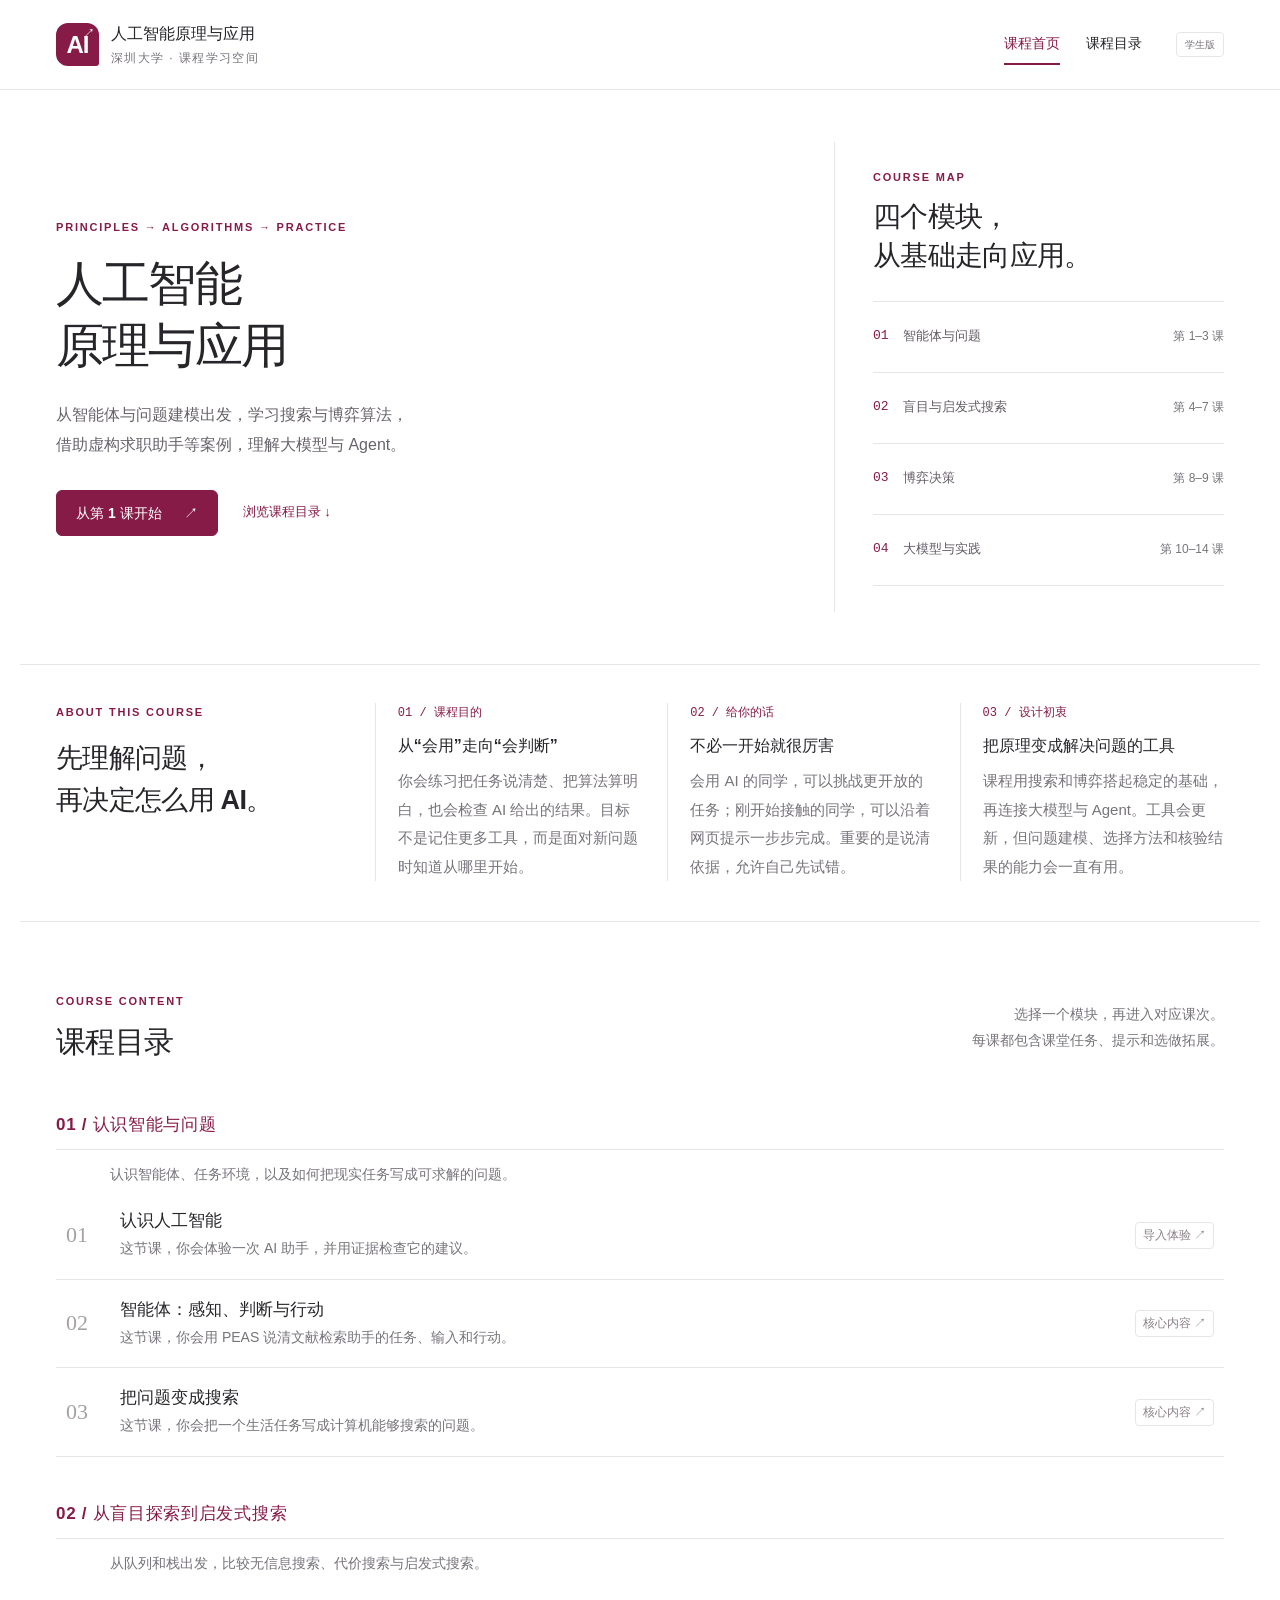
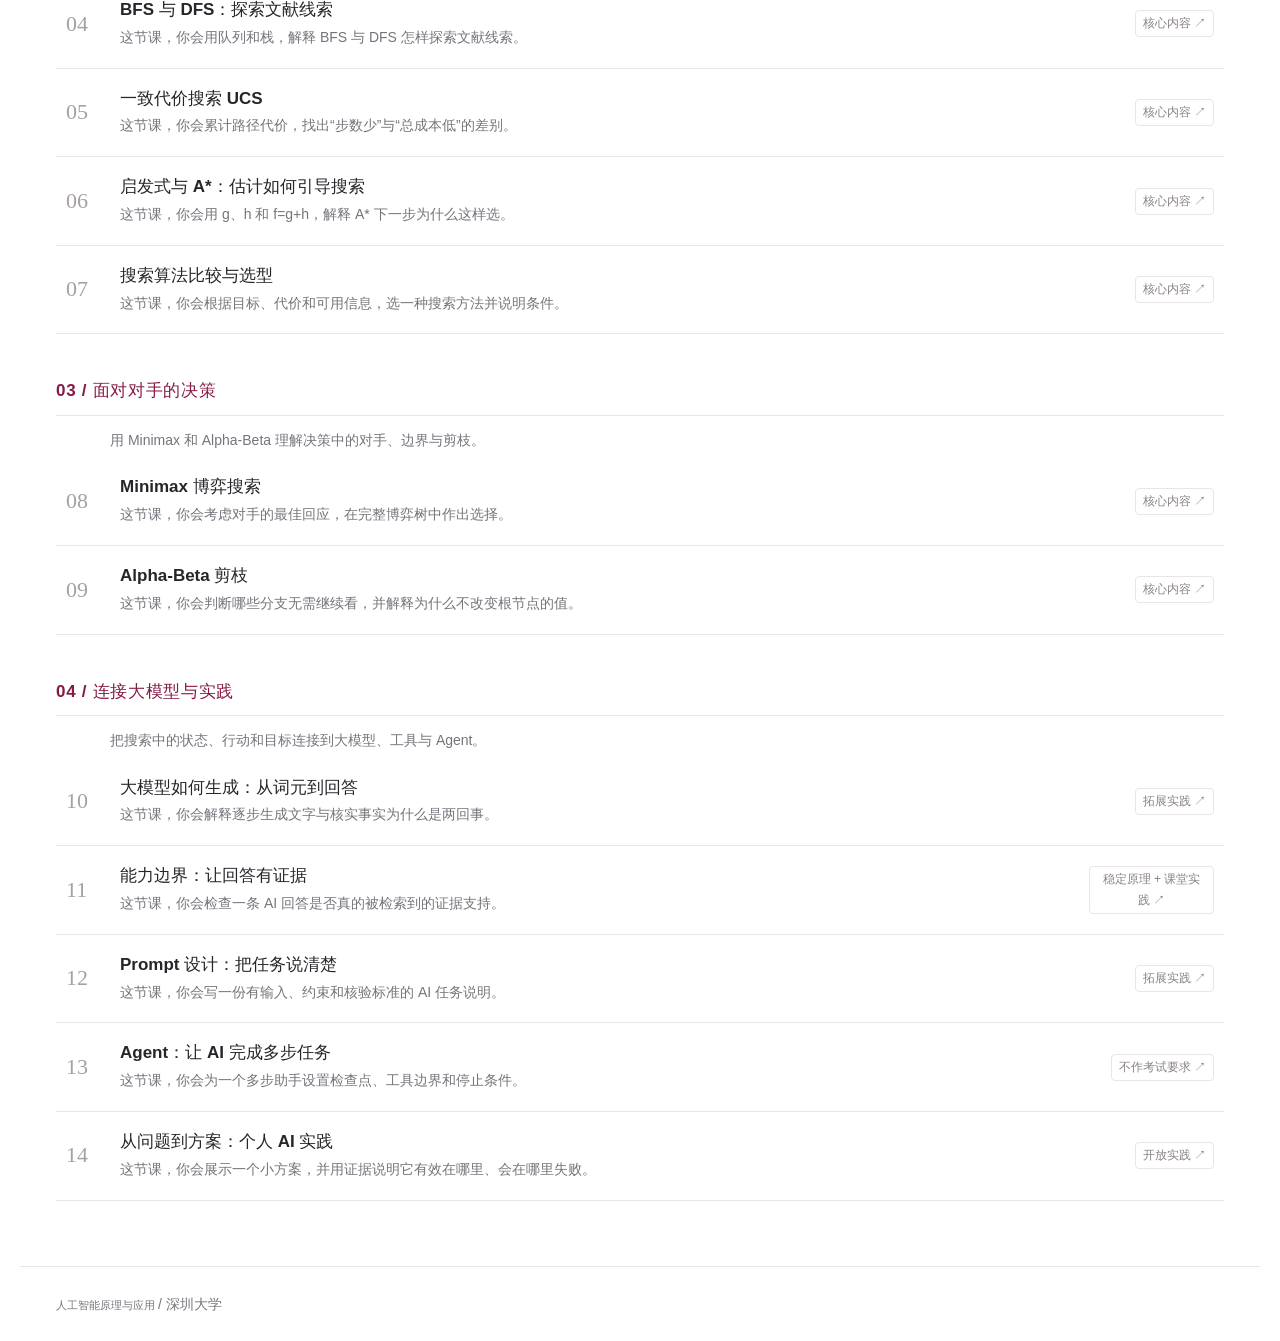
<file: index.html>
<!doctype html>
<html lang="zh-CN">
<head><meta charset="utf-8"><meta name="viewport" content="width=device-width,initial-scale=1"><meta name="description" content="深圳大学人工智能原理与应用课程：搜索算法、博弈搜索与大模型实践。"><title>人工智能原理与应用 · SZU</title><link rel="icon" href="favicon.svg"><link rel="stylesheet" href="styles.css?v=20260916-1"><script src="course-data.js?v=20260918-2" defer></script><script src="curriculum.js?v=20260918-4" defer></script><script src="literature-content.js?v=20260918-4" defer></script><script src="home.js?v=20260916-1" defer></script></head>
<body>
<a class="skip" href="#main">跳到正文</a>
<header class="header"><a class="brand" href="index.html"><span class="brand-mark">AI<span>↗</span></span><span>人工智能原理与应用<small>深圳大学 · 课程学习空间</small></span></a><nav aria-label="主导航"><a class="active" href="index.html" aria-current="page">课程首页</a><a href="#schedule">课程目录</a></nav><span class="preview-label">学生版</span></header>
<main id="main">
<section class="hero wrap course-hero"><div><p class="eyebrow">PRINCIPLES → ALGORITHMS → PRACTICE</p><h1>人工智能<br>原理与应用</h1><p class="hero-description">从智能体与问题建模出发，学习搜索与博弈算法，<br>借助虚构求职助手等案例，理解大模型与 Agent。</p><div class="hero-actions"><a class="button" href="lesson.html?n=1">从第 1 课开始 <span>↗</span></a><a class="text-link" href="#schedule">浏览课程目录 ↓</a></div></div>
<div class="course-map" aria-label="课程四个学习模块"><p class="eyebrow">COURSE MAP</p><h2>四个模块，<br>从基础走向应用。</h2><ol><li><a href="#module-1"><span>01</span>智能体与问题 <small>第 1–3 课</small></a></li><li><a href="#module-2"><span>02</span>盲目与启发式搜索 <small>第 4–7 课</small></a></li><li><a href="#module-3"><span>03</span>博弈决策 <small>第 8–9 课</small></a></li><li><a href="#module-4"><span>04</span>大模型与实践 <small>第 10–14 课</small></a></li></ol></div></section>
<section class="course-intent wrap" aria-labelledby="intent-title"><div class="intent-lead"><p class="eyebrow">ABOUT THIS COURSE</p><h2 id="intent-title">先理解问题，<br>再决定怎么用 AI。</h2></div><div class="intent-card"><span class="number">01 / 课程目的</span><h3>从“会用”走向“会判断”</h3><p>你会练习把任务说清楚、把算法算明白，也会检查 AI 给出的结果。目标不是记住更多工具，而是面对新问题时知道从哪里开始。</p></div><div class="intent-card"><span class="number">02 / 给你的话</span><h3>不必一开始就很厉害</h3><p>会用 AI 的同学，可以挑战更开放的任务；刚开始接触的同学，可以沿着网页提示一步步完成。重要的是说清依据，允许自己先试错。</p></div><div class="intent-card"><span class="number">03 / 设计初衷</span><h3>把原理变成解决问题的工具</h3><p>课程用搜索和博弈搭起稳定的基础，再连接大模型与 Agent。工具会更新，但问题建模、选择方法和核验结果的能力会一直有用。</p></div></section>
<section class="wrap section" id="schedule"><div class="section-heading"><div><p class="eyebrow">COURSE CONTENT</p><h2>课程目录</h2></div><p>选择一个模块，再进入对应课次。<br>每课都包含课堂任务、提示和选做拓展。</p></div><div class="student-schedule"><div id="course-list" class="course-list"><noscript>请启用 JavaScript 查看课程列表。</noscript></div></div></section>
</main><footer class="footer wrap"><span>人工智能原理与应用 <span class="muted">/ 深圳大学</span></span></footer>
</body></html>
</file>
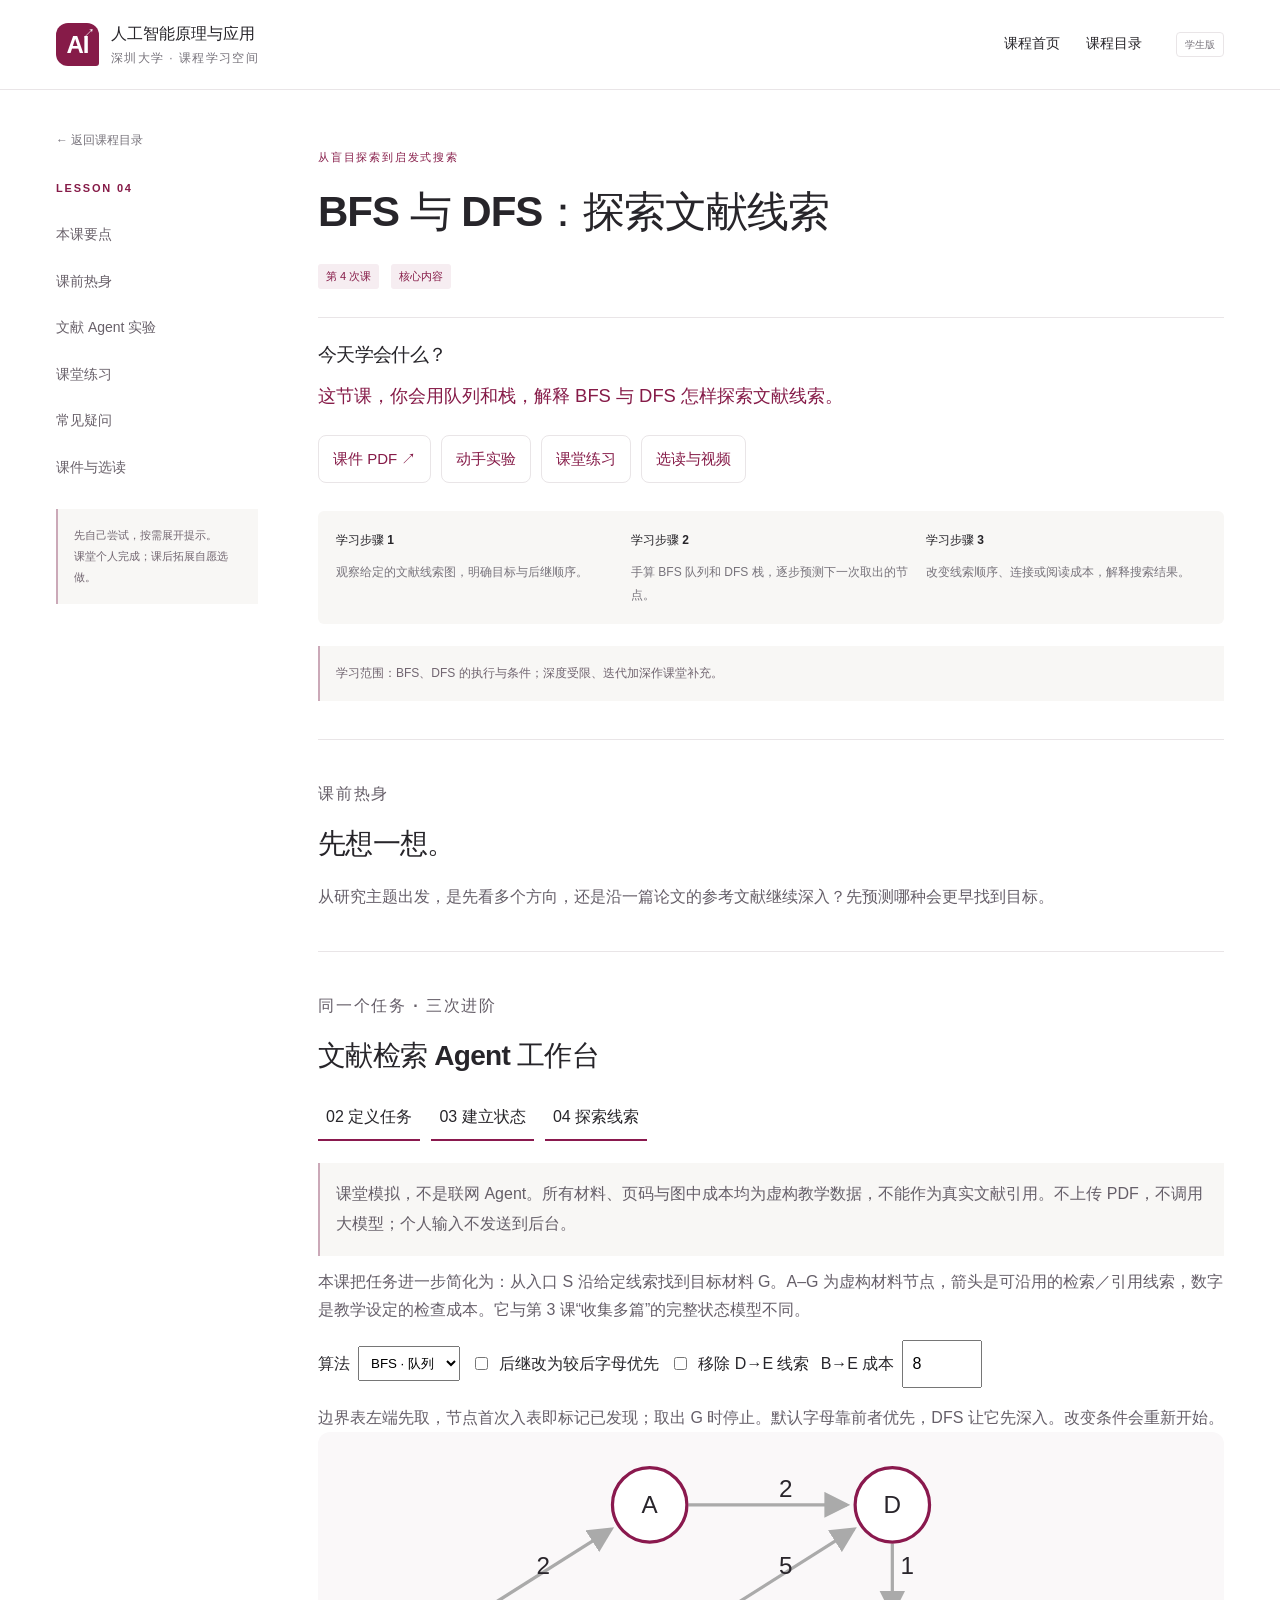
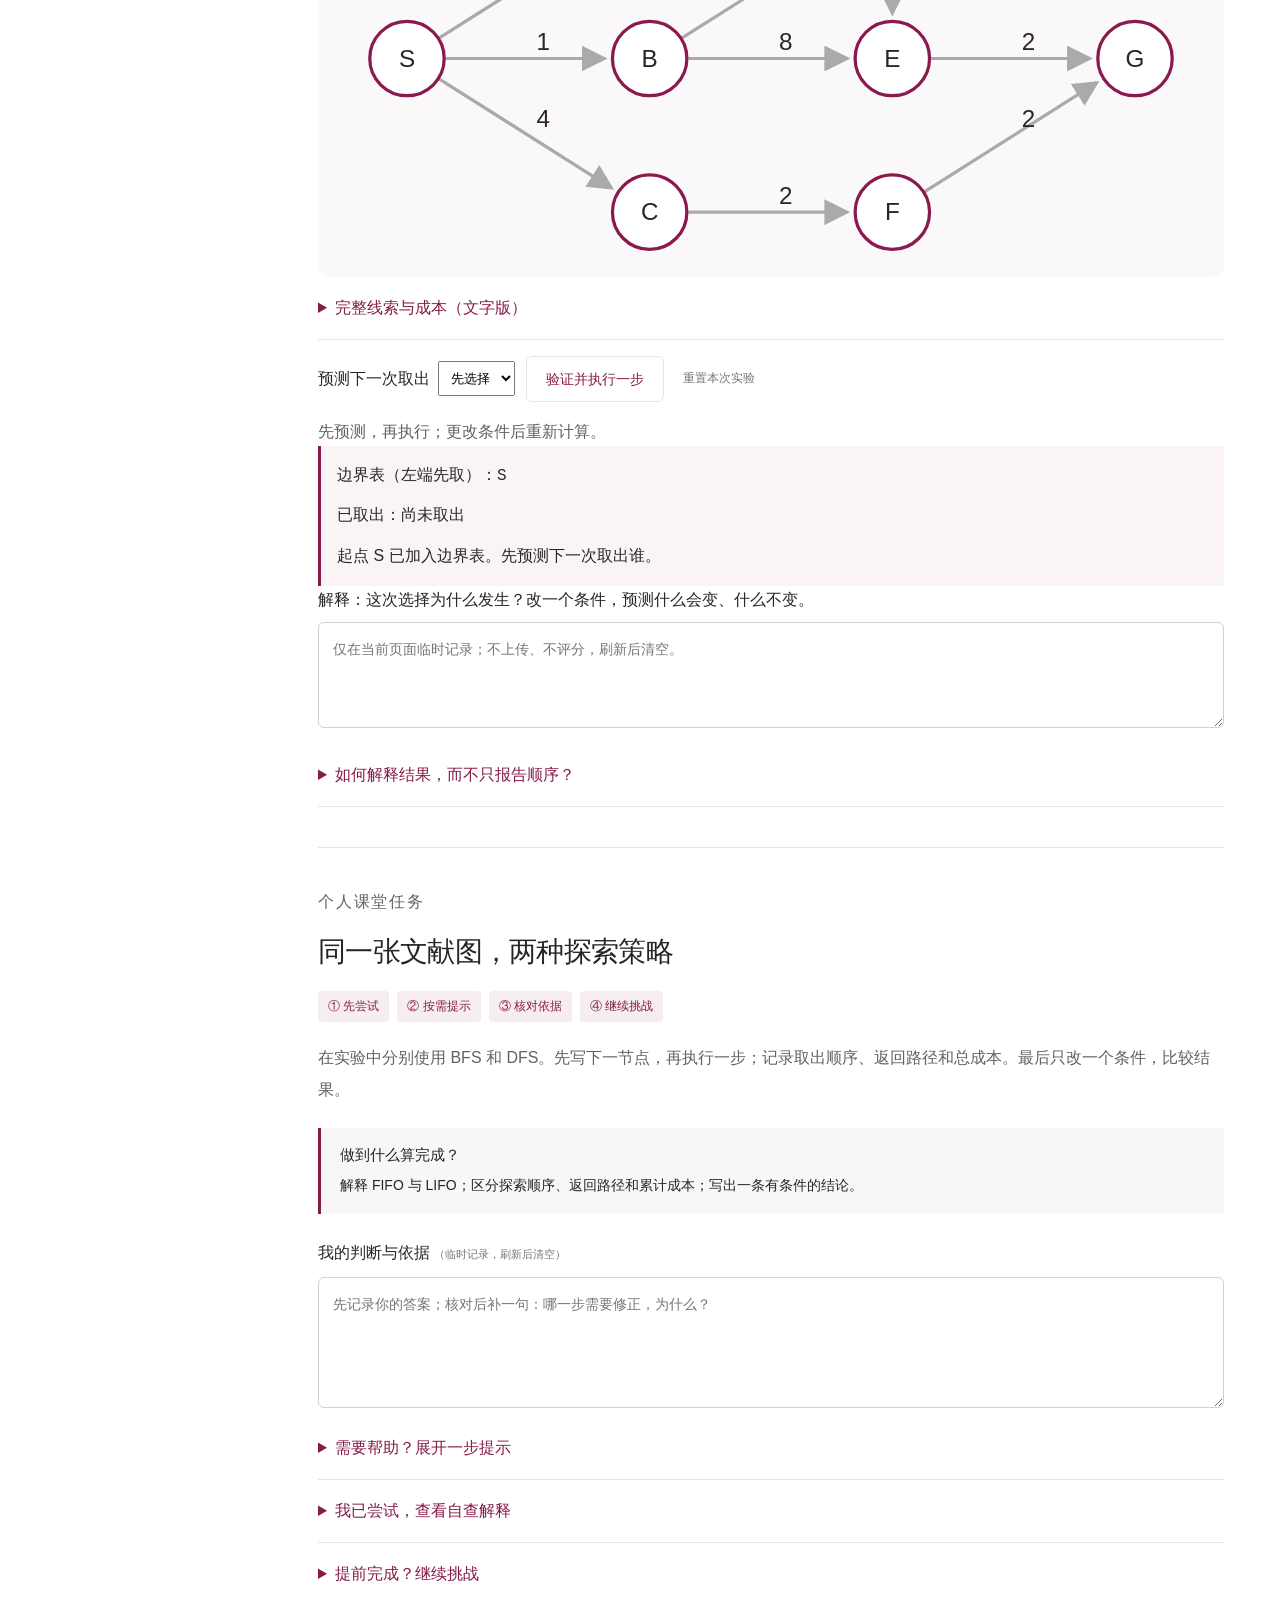
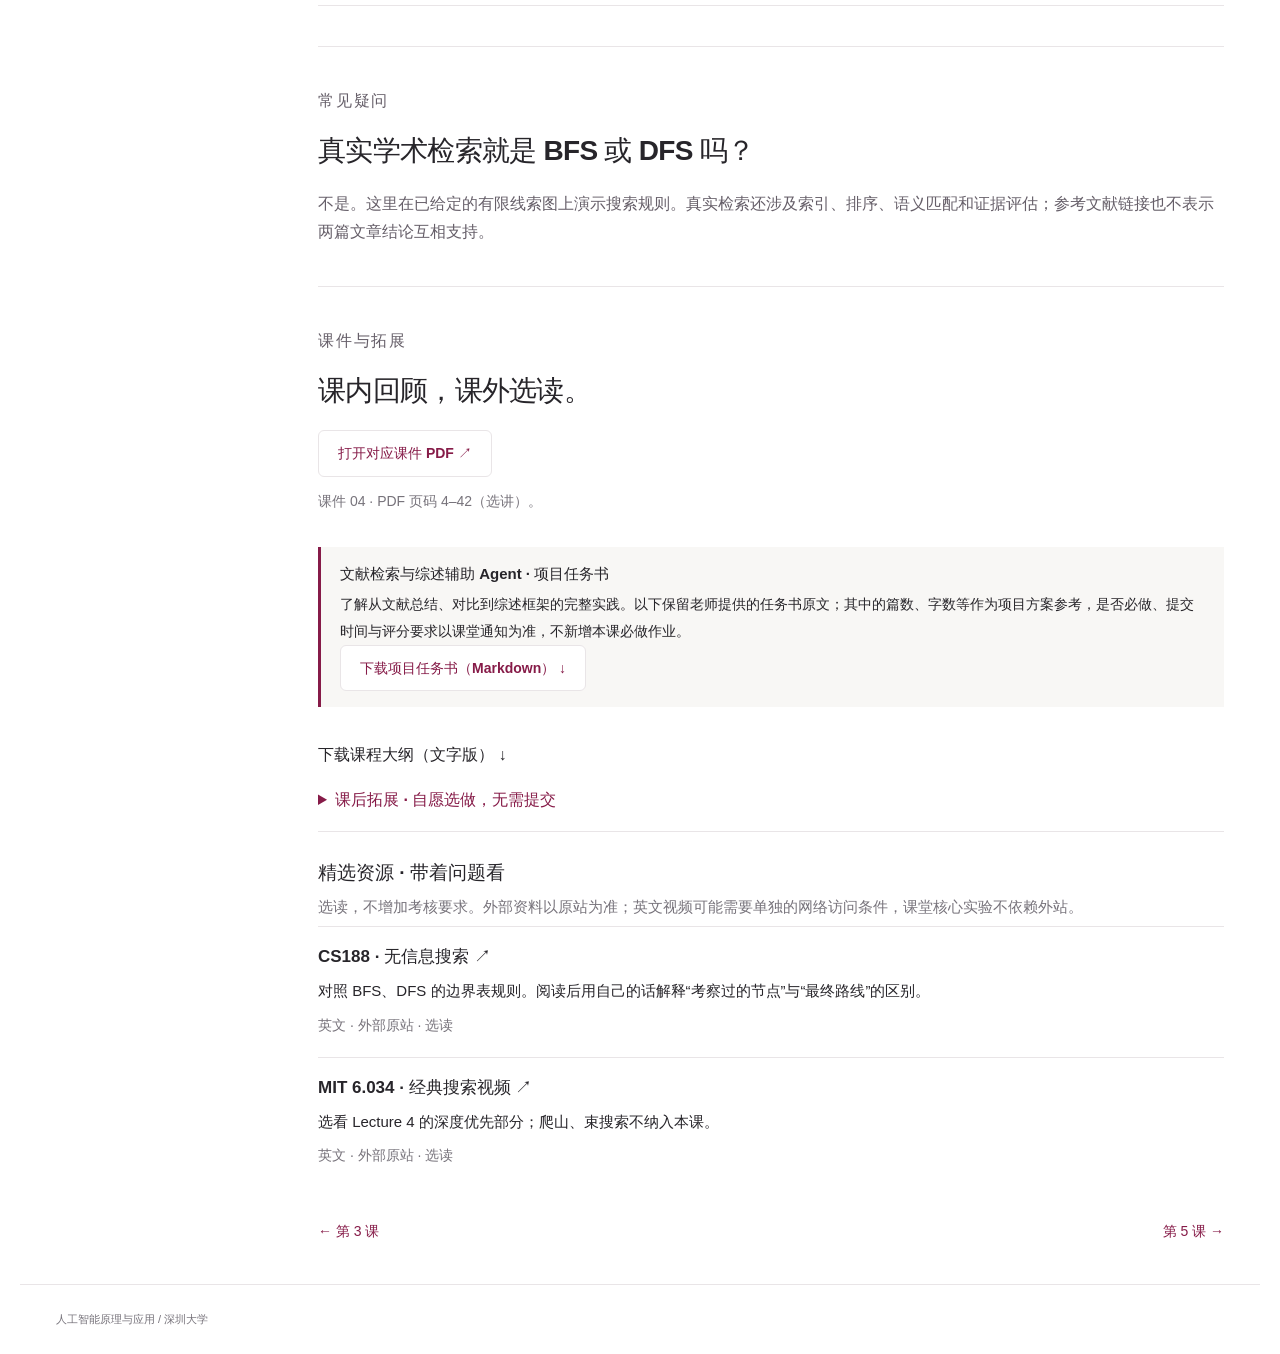
<file: labs.html>
<!doctype html><html lang="zh-CN"><head><meta charset="utf-8"><meta name="viewport" content="width=device-width,initial-scale=1"><title>课程互动</title><script>location.replace(location.hash==='#game-search'?'lesson.html?n=8#interactive':'lesson.html?n=4#route-lab');</script></head><body><p>互动已移入对应课次。</p><a href="lesson.html?n=4#route-lab">进入地图实验</a></body></html>
</file>
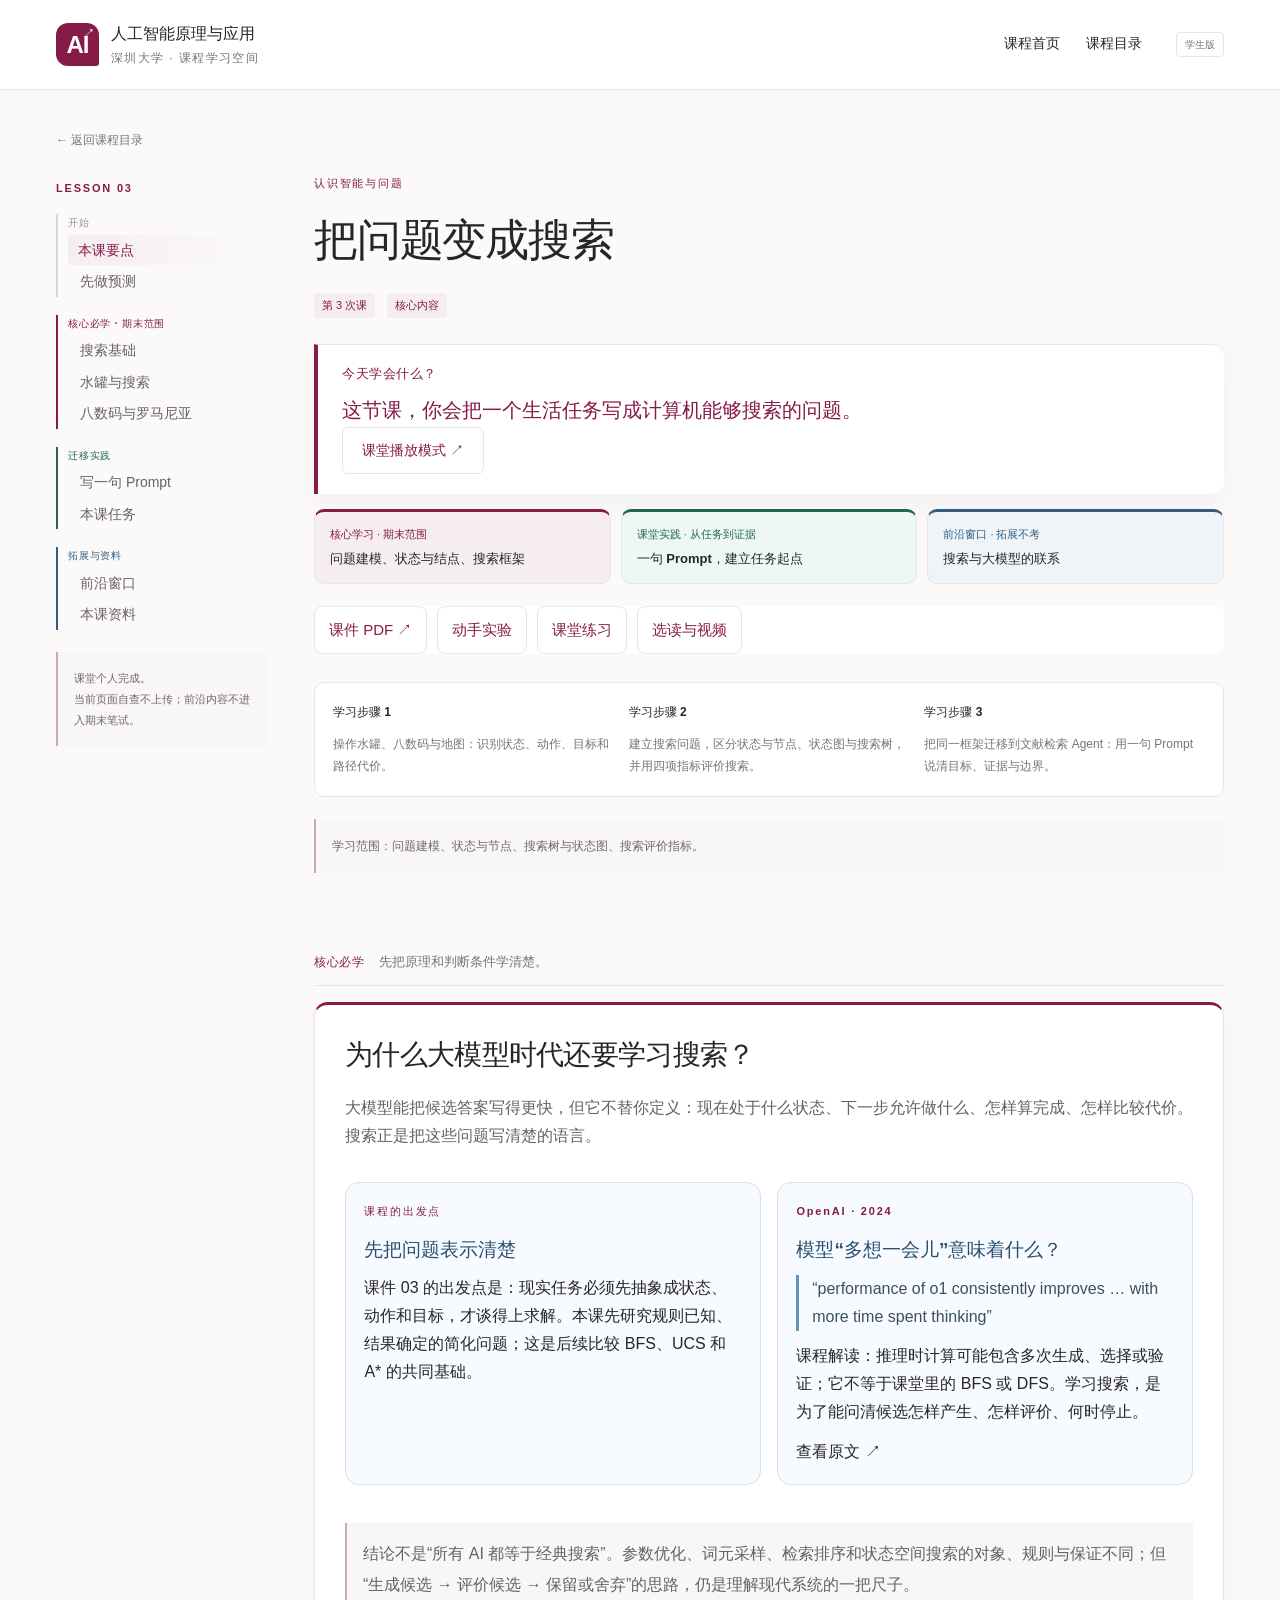
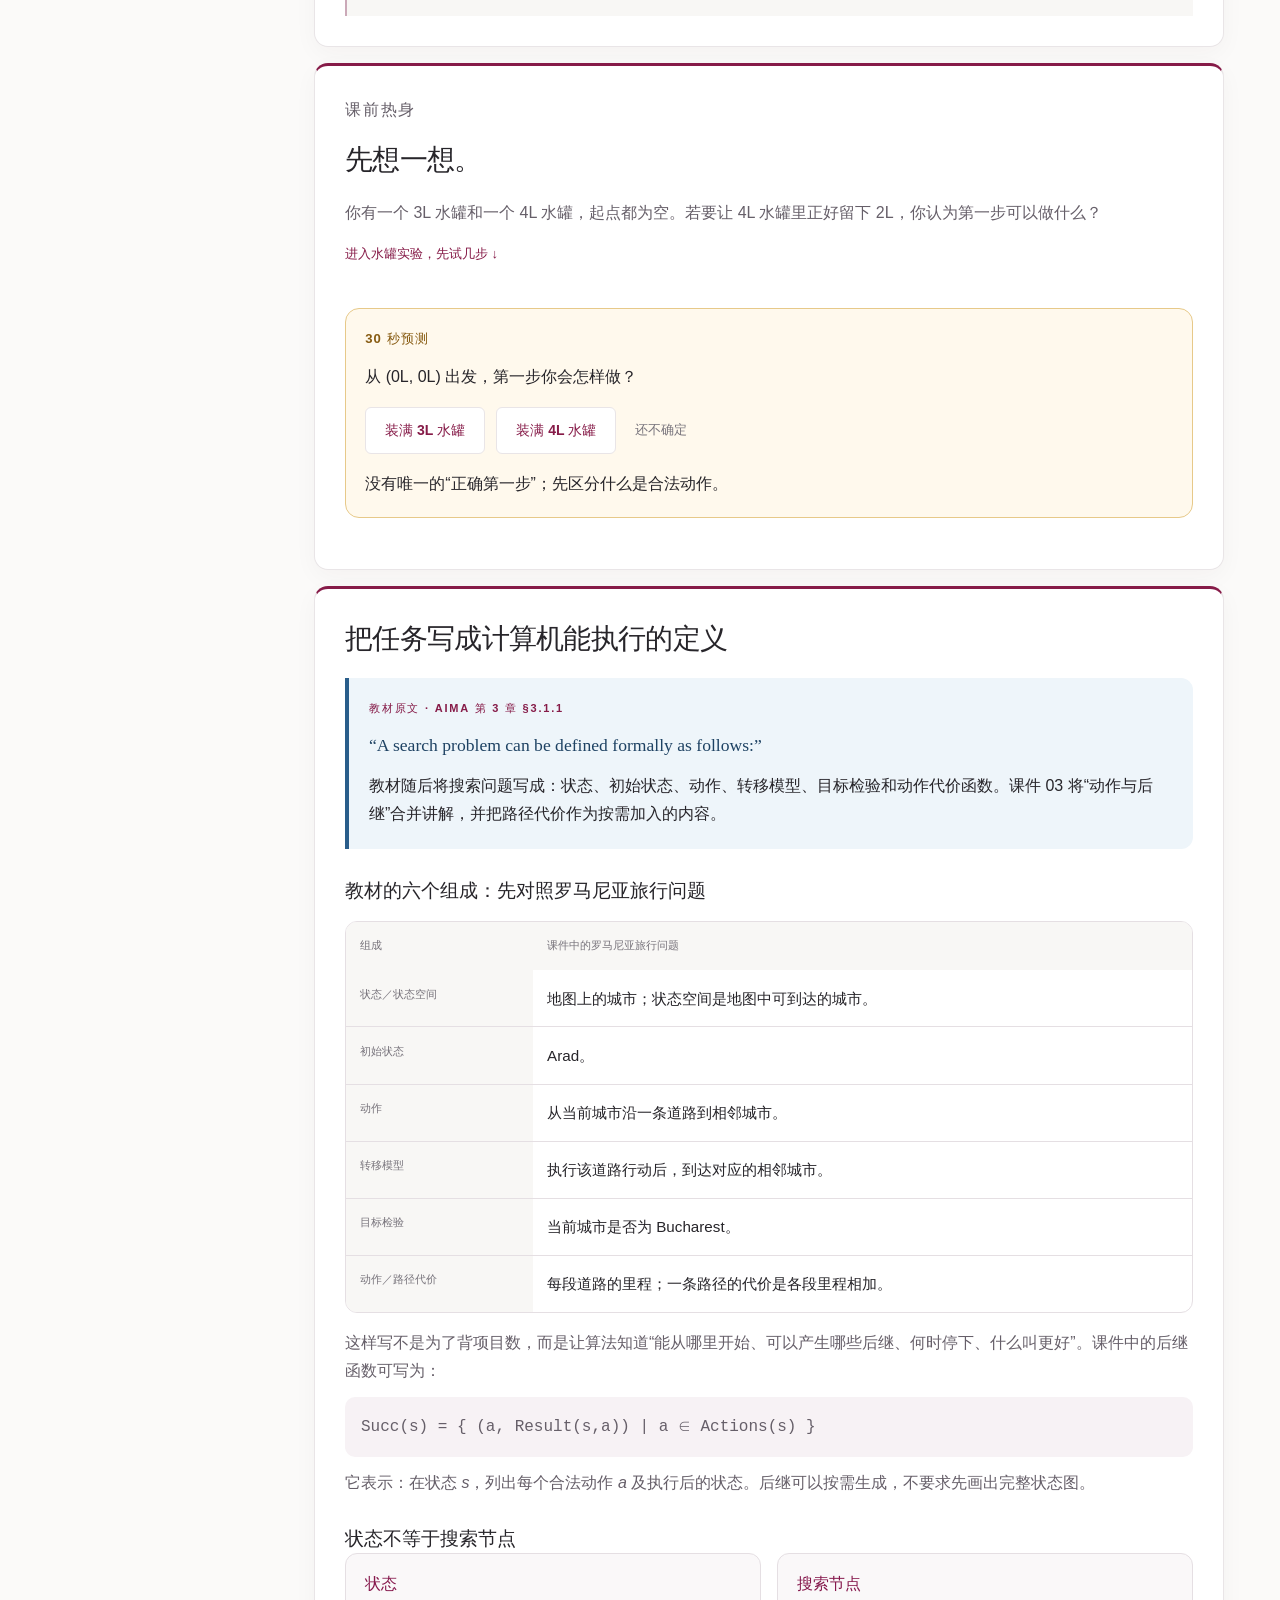
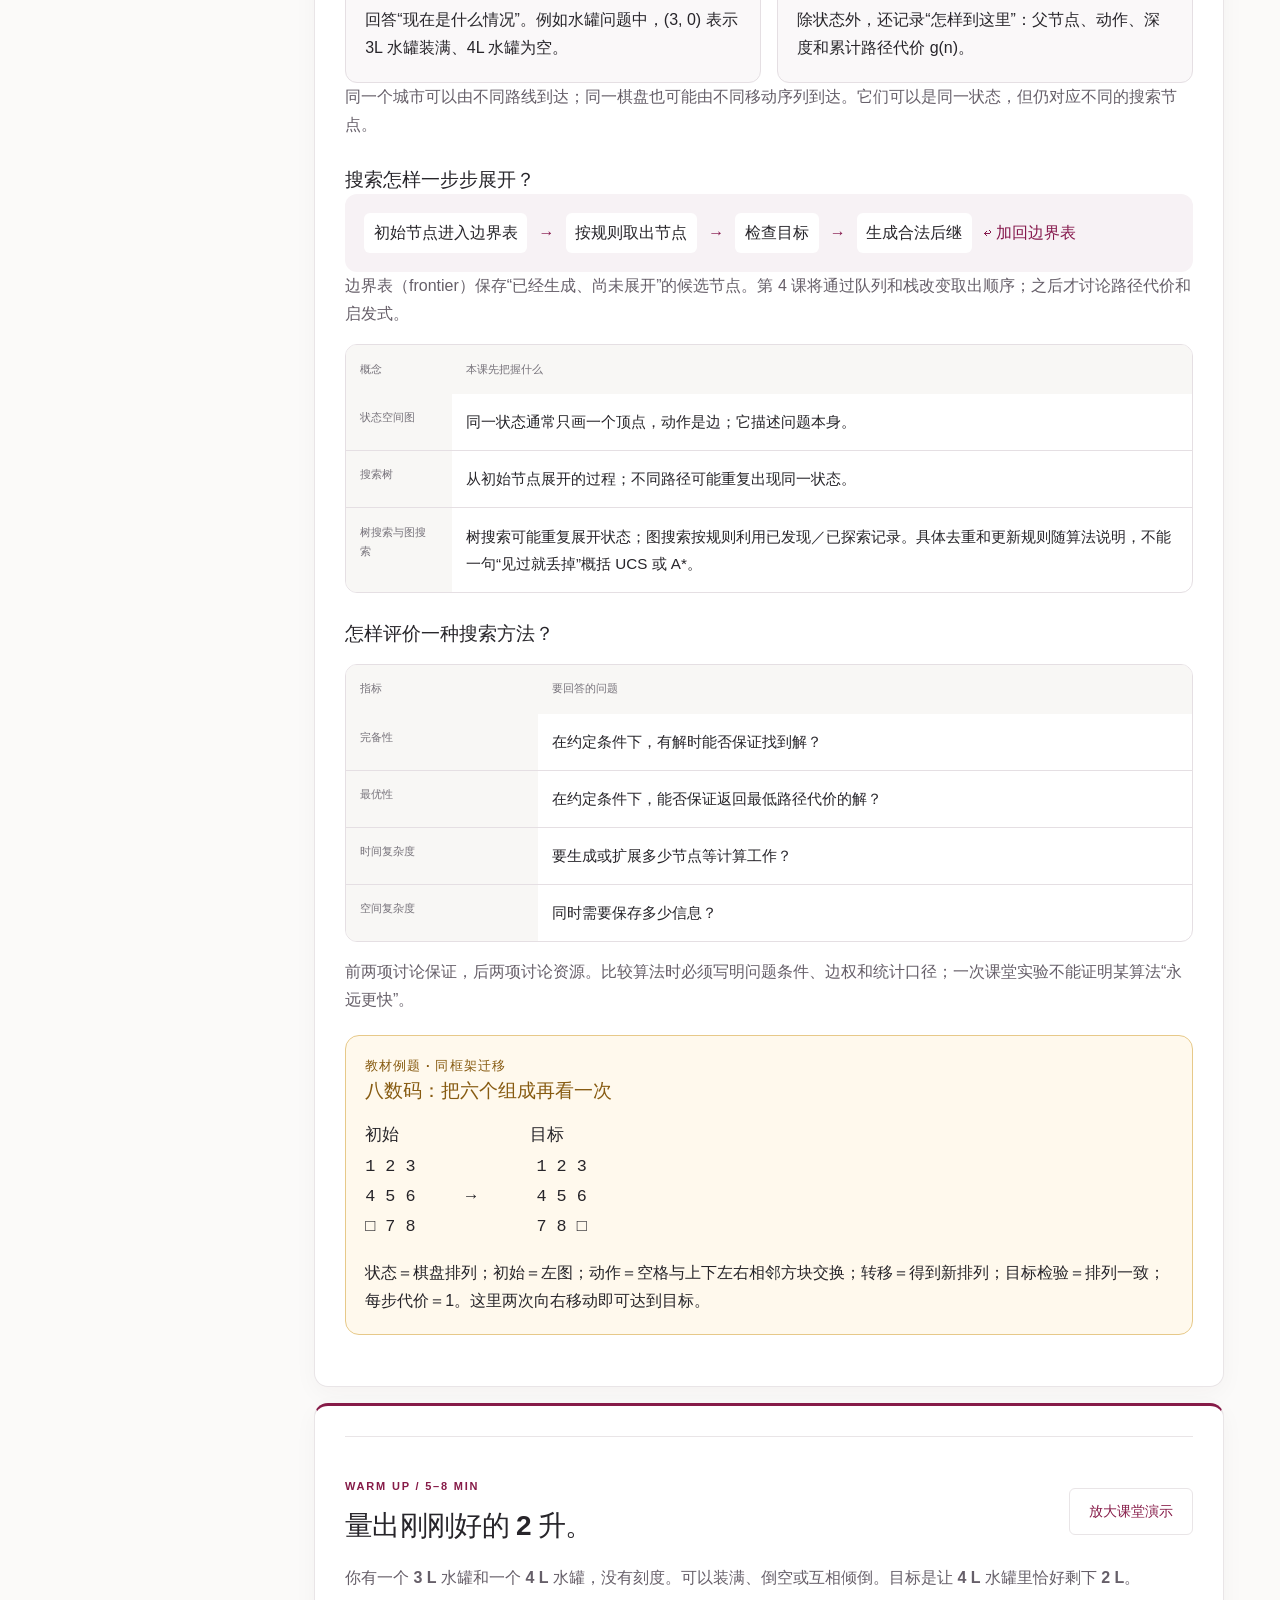
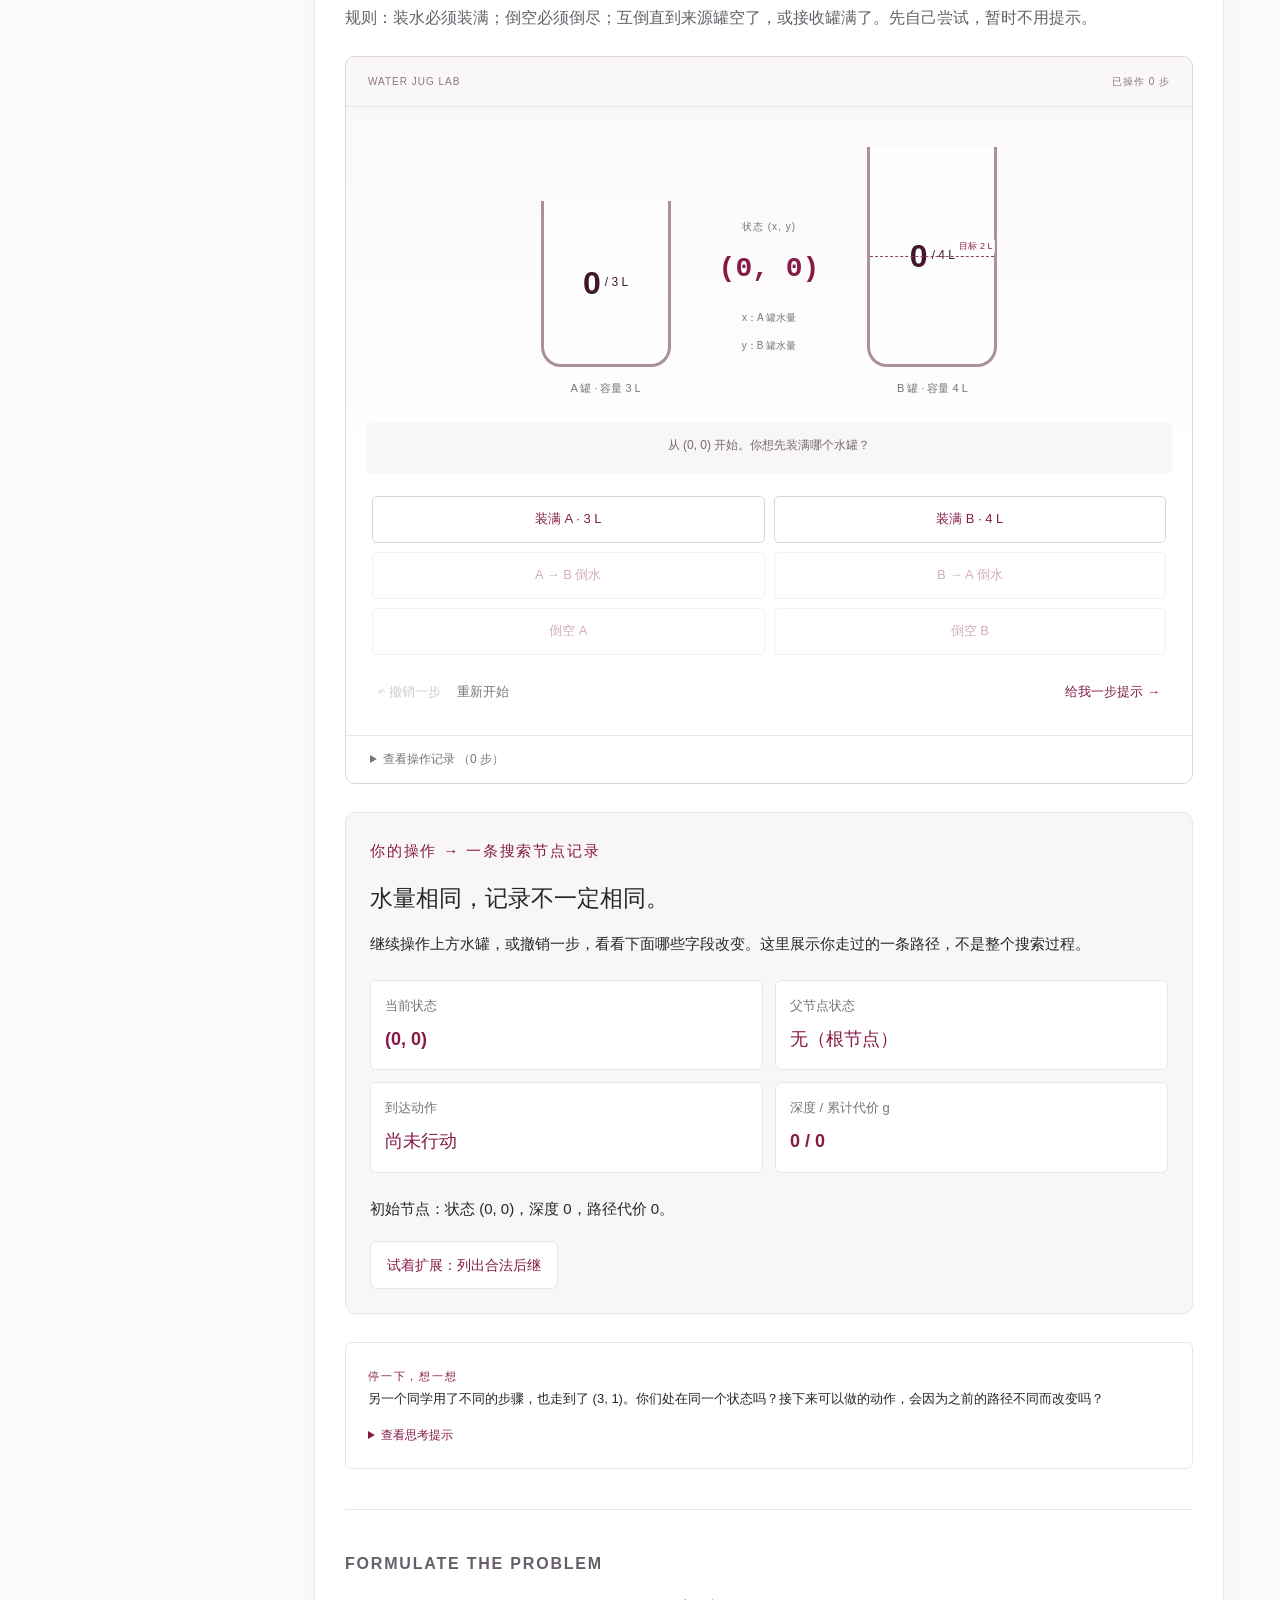
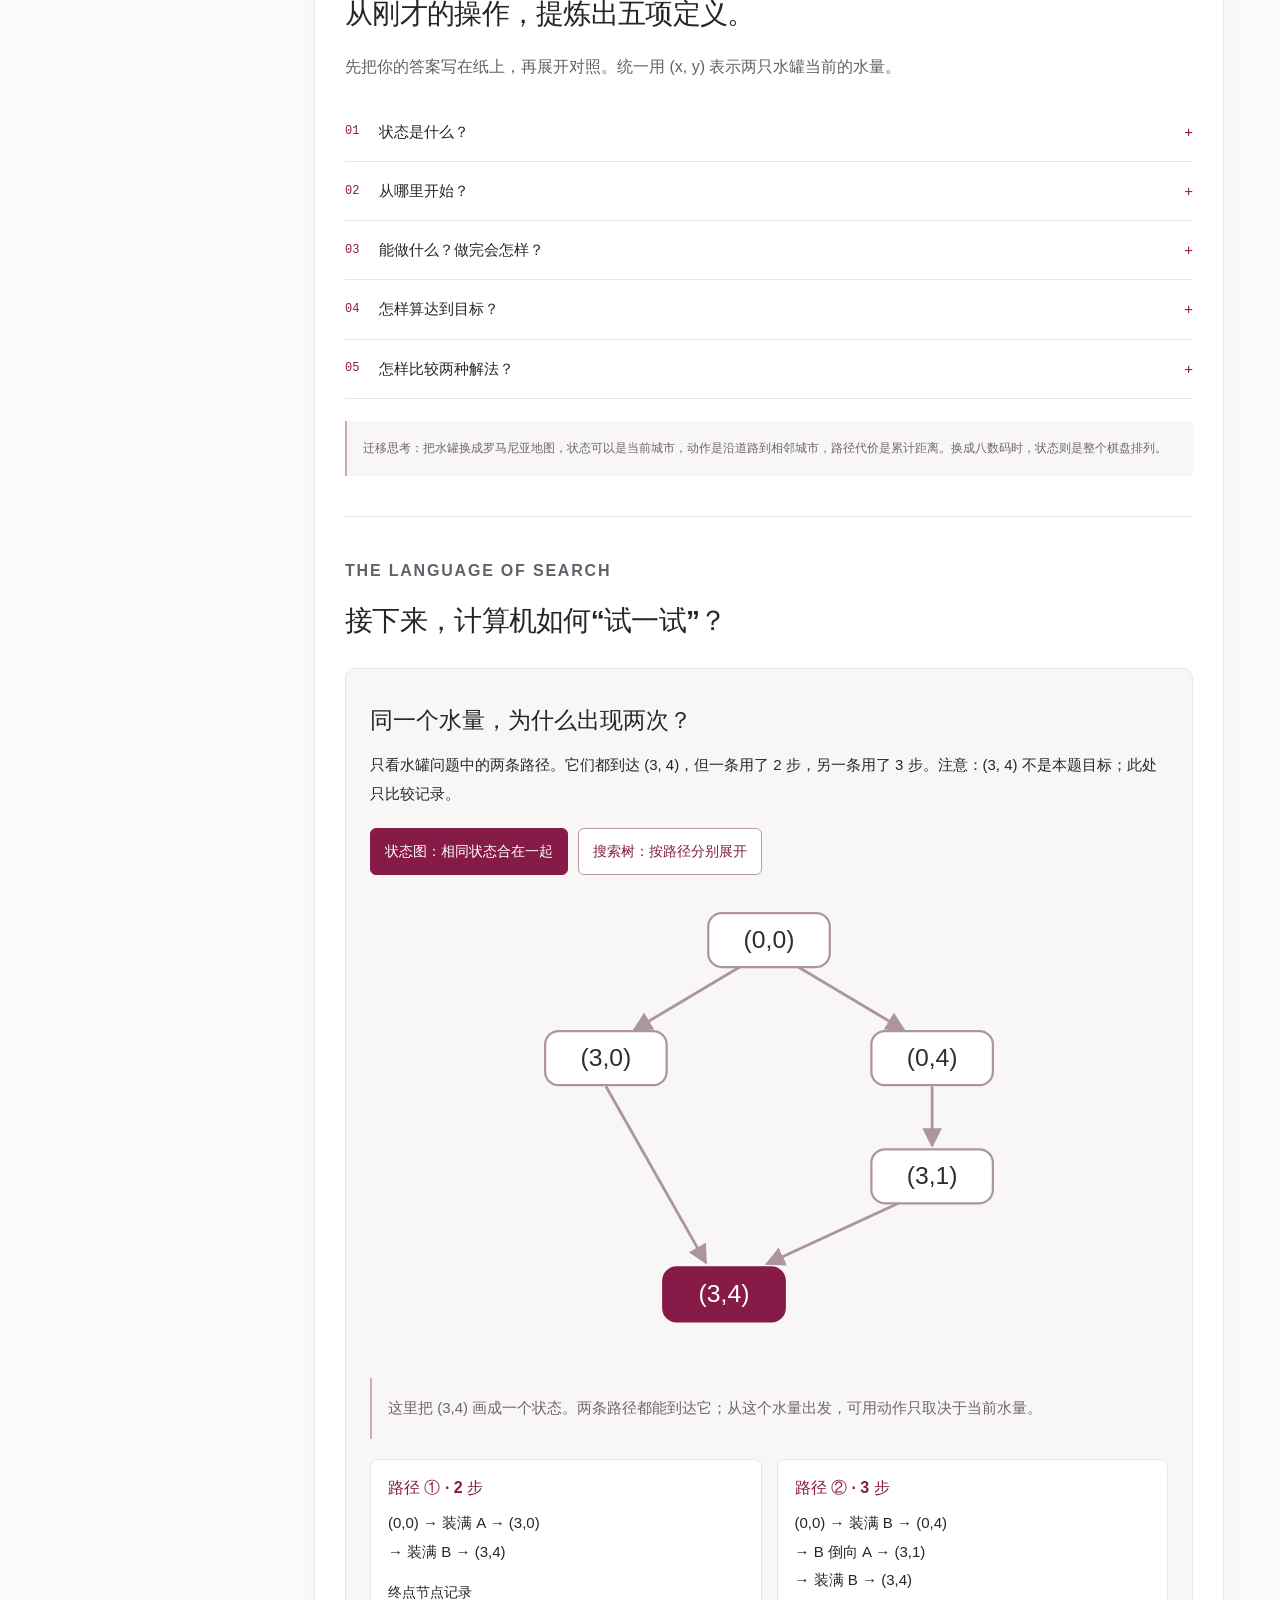
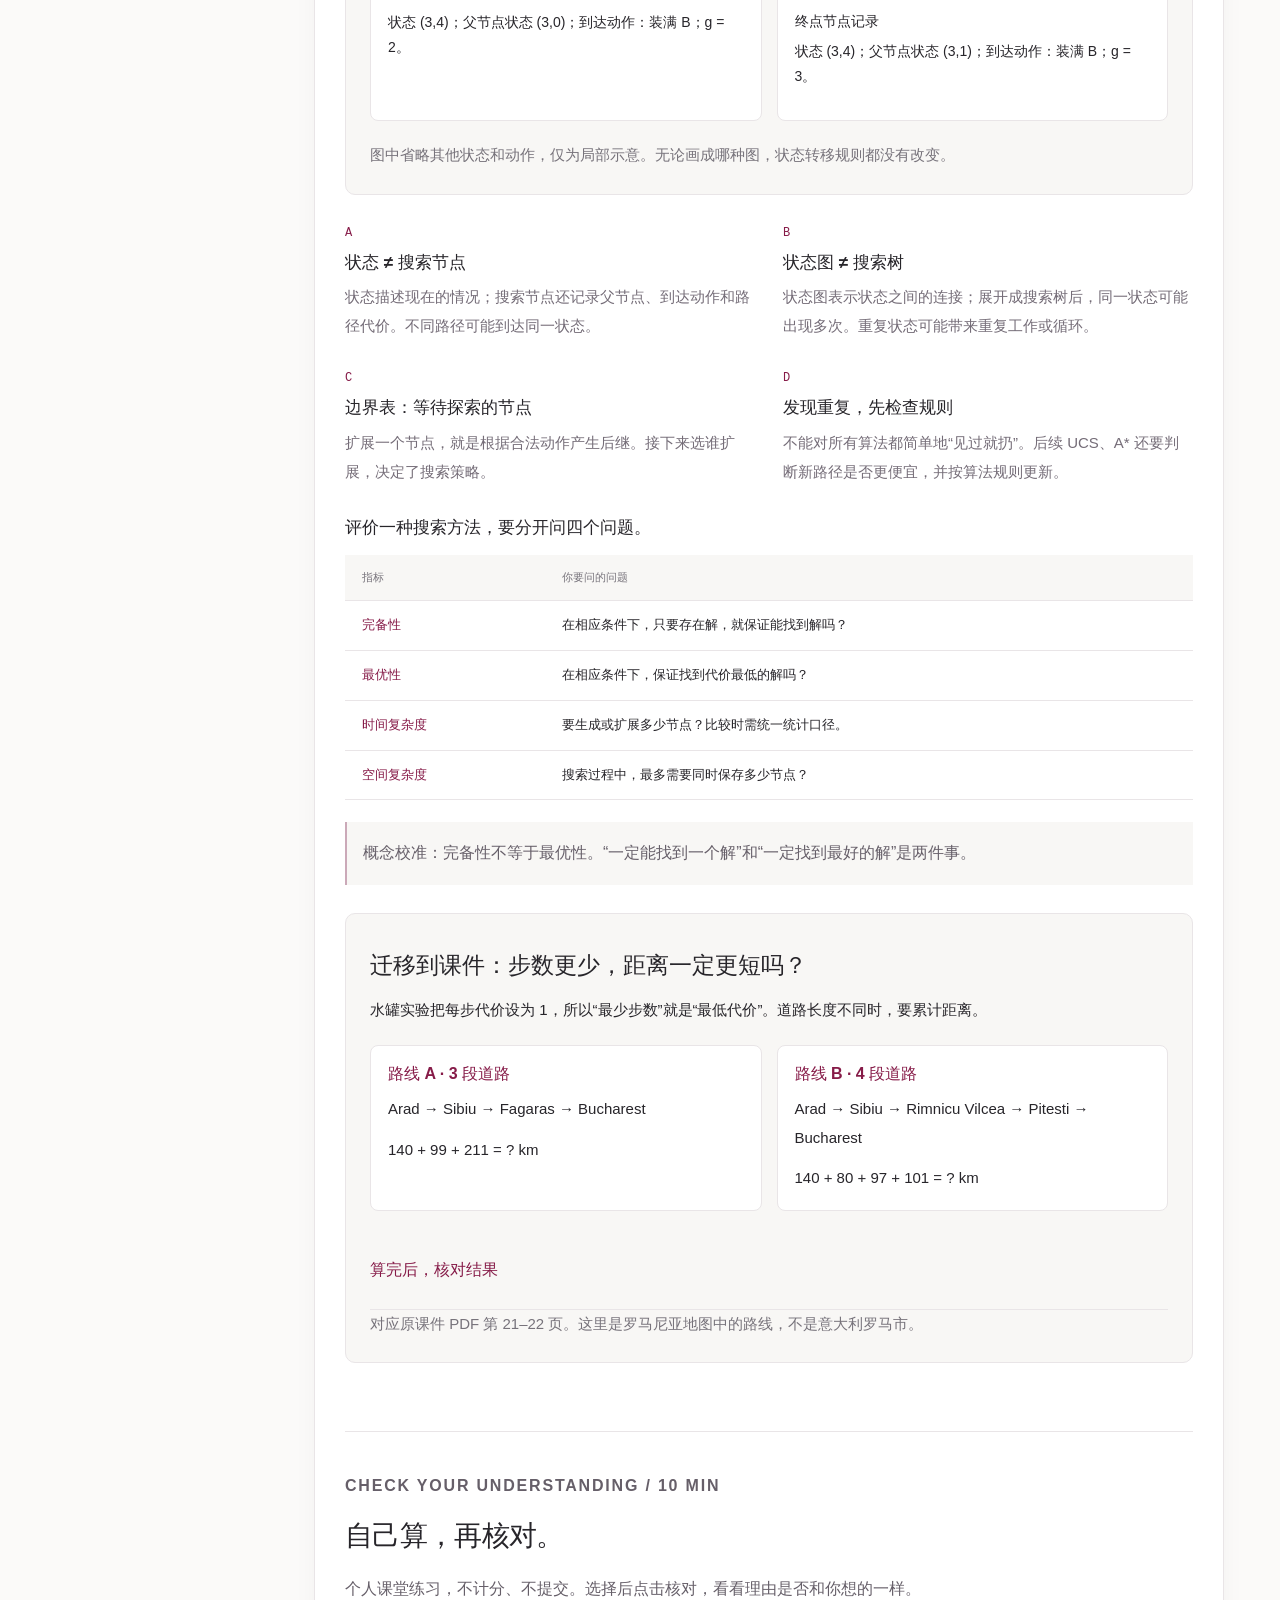
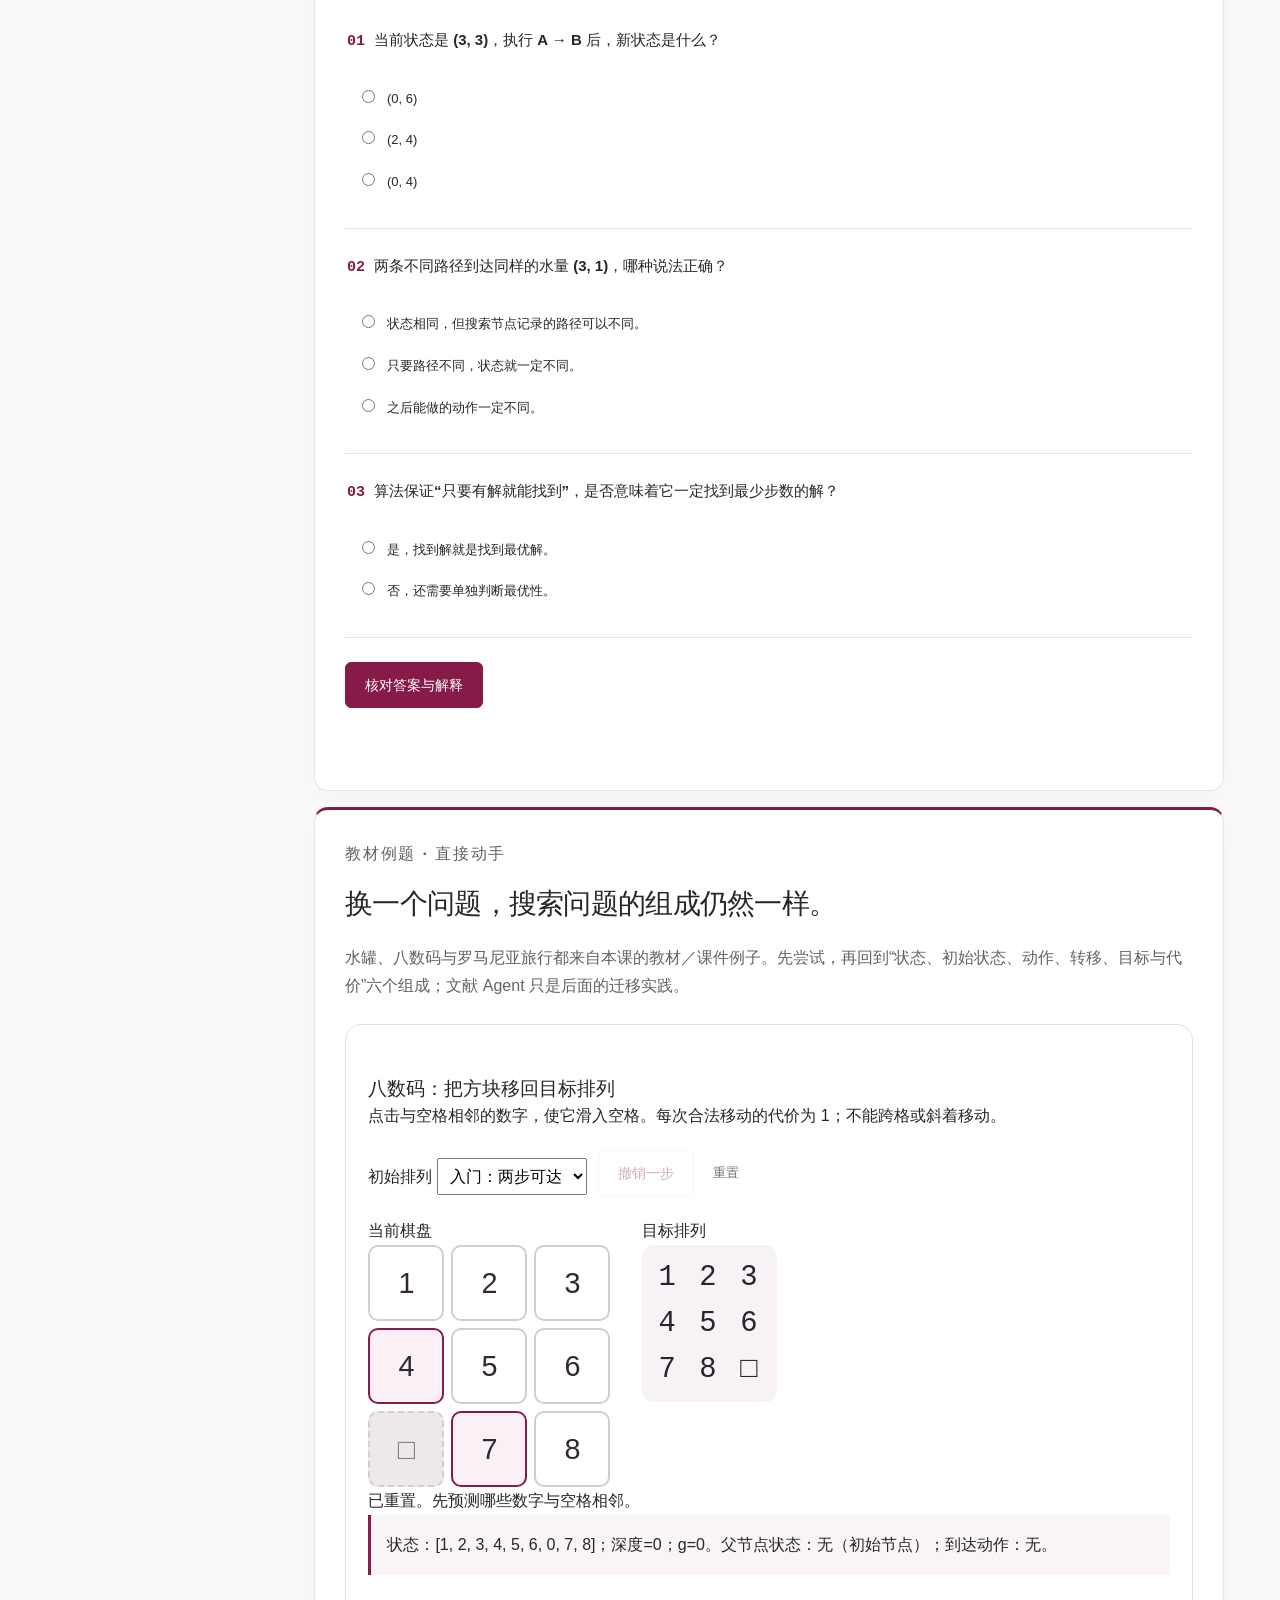
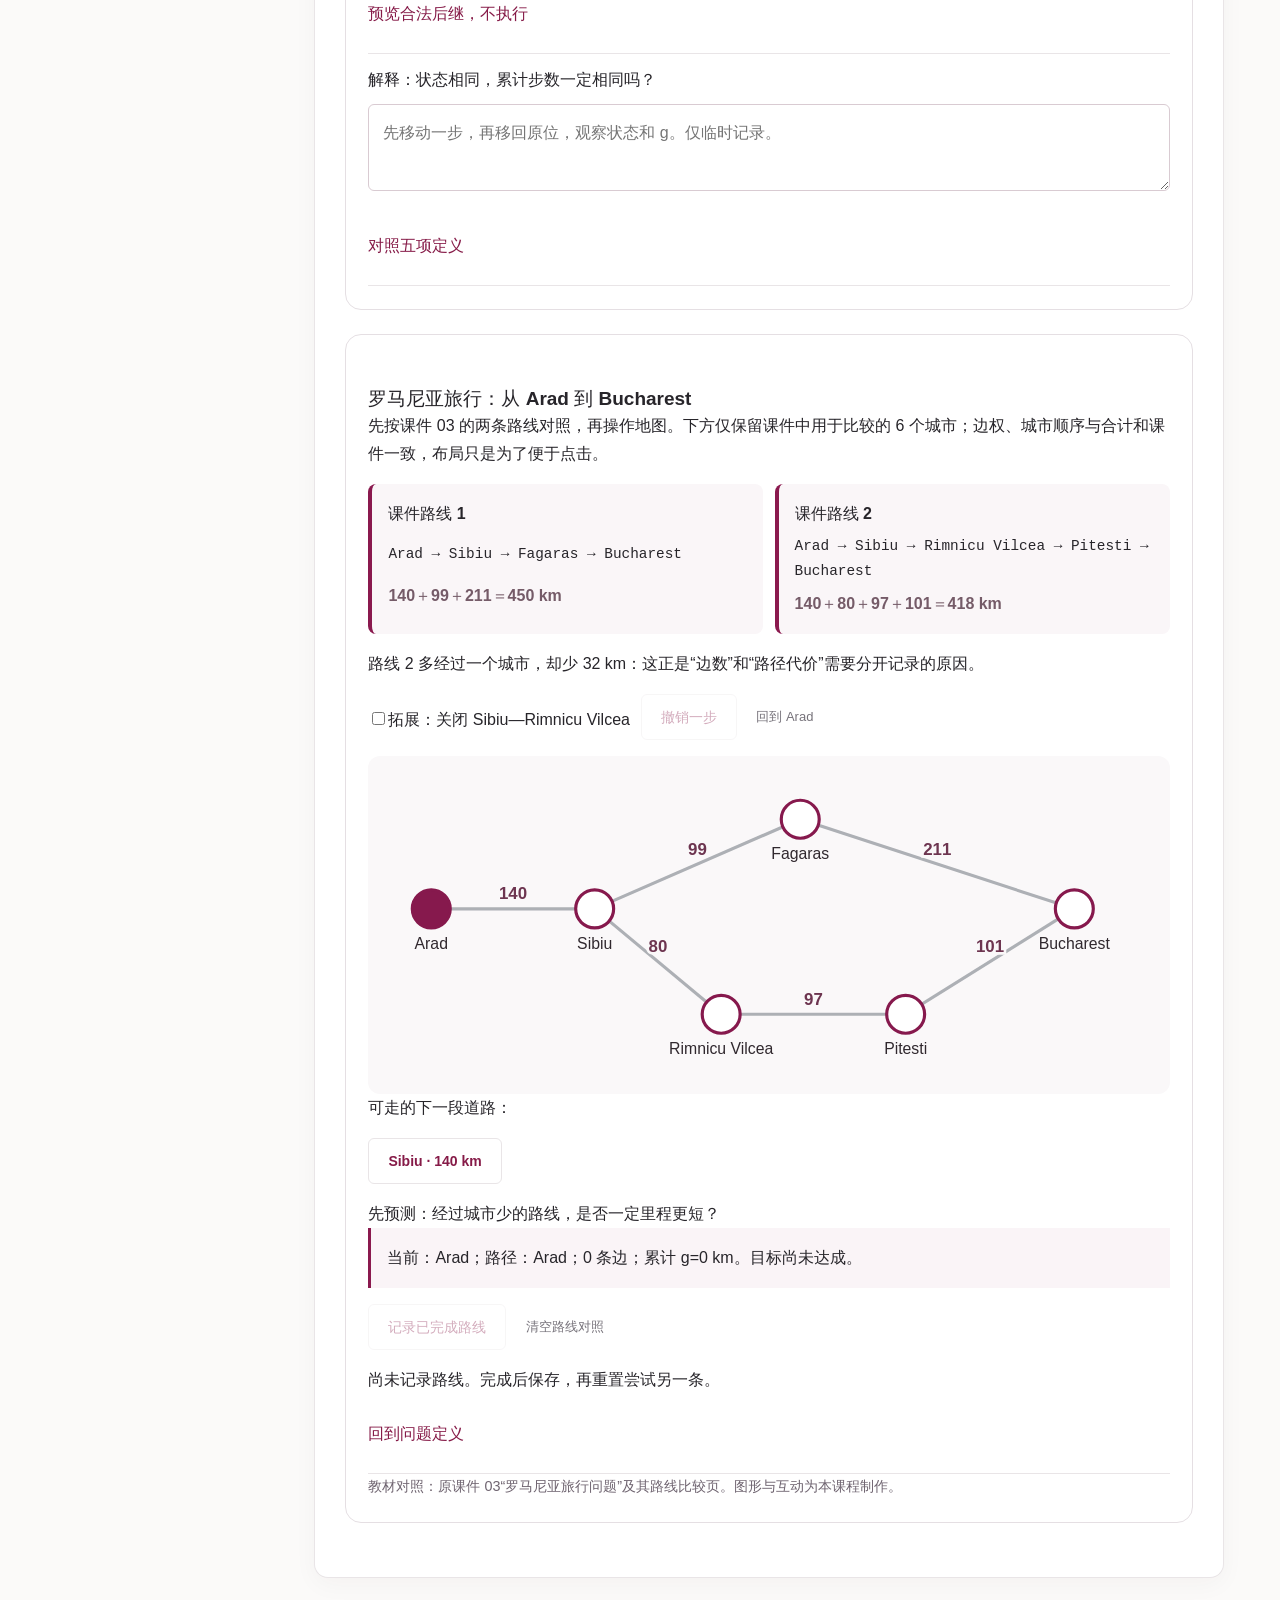
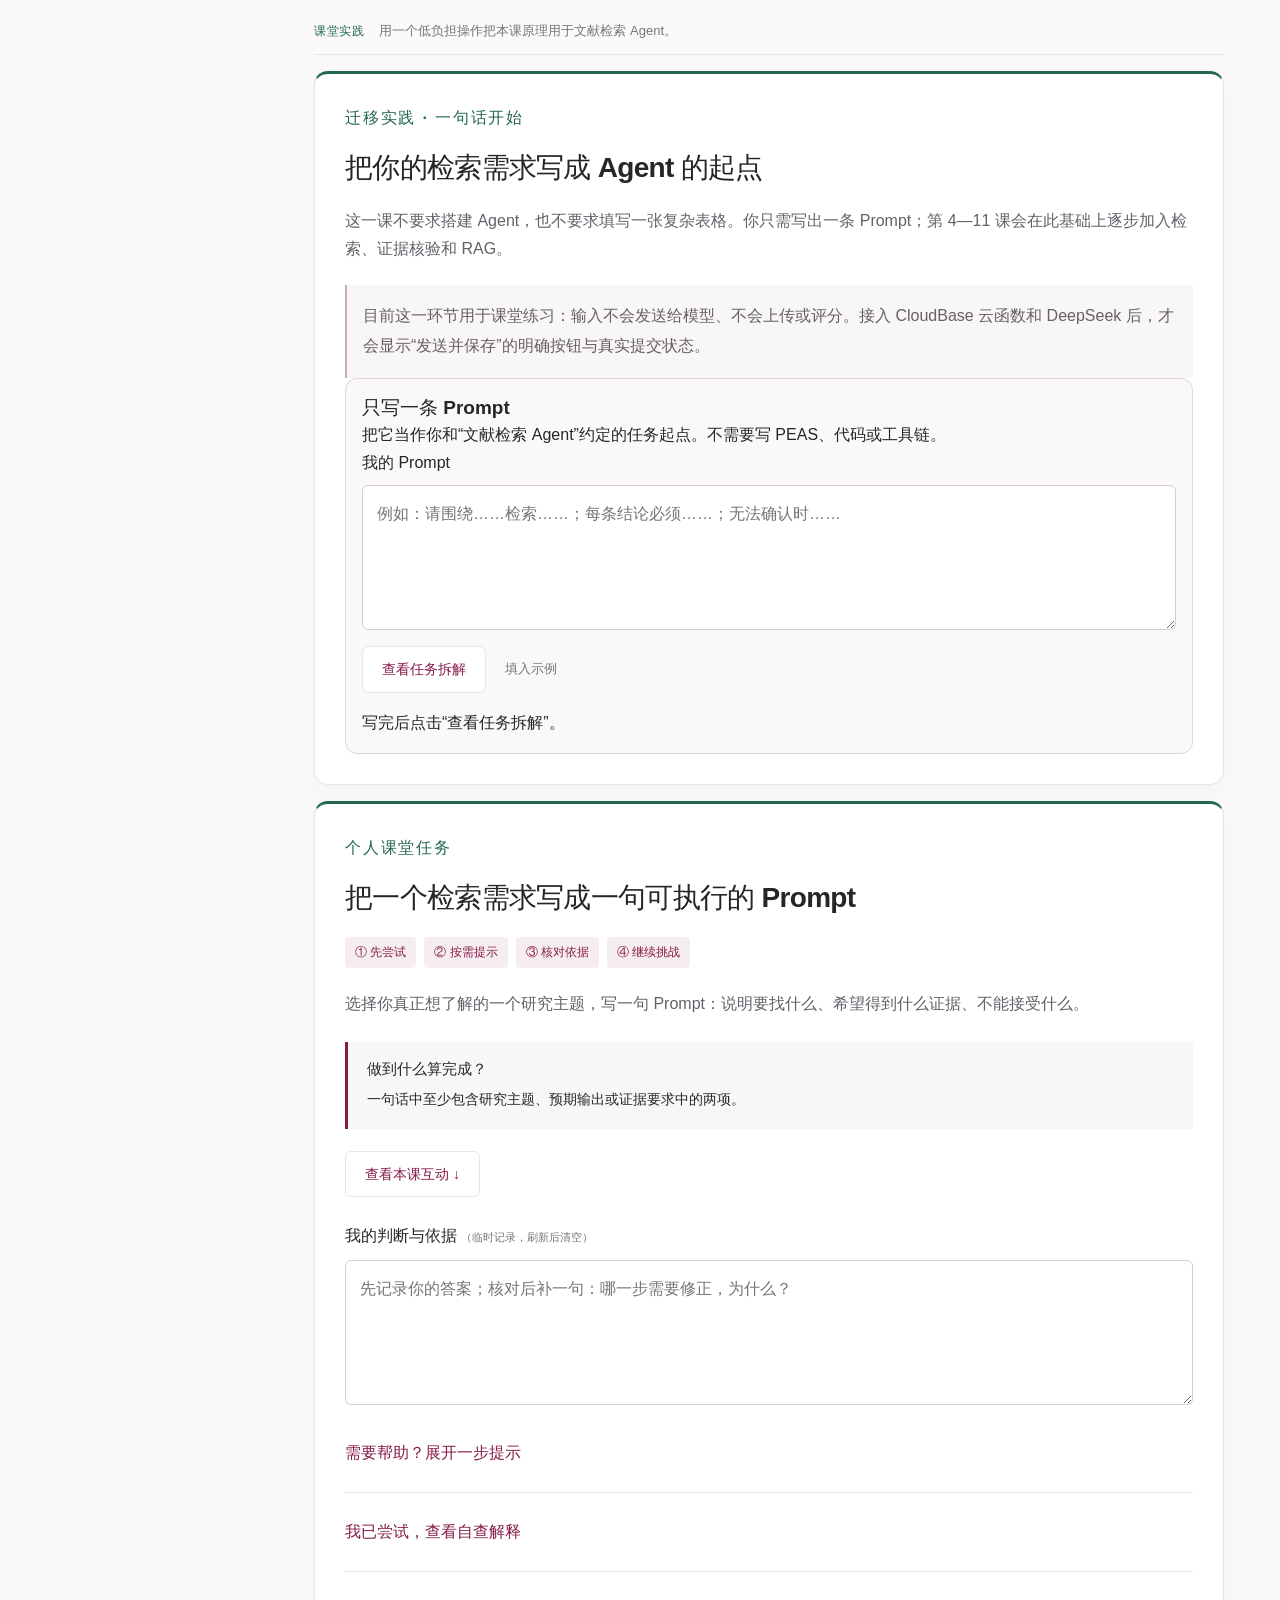
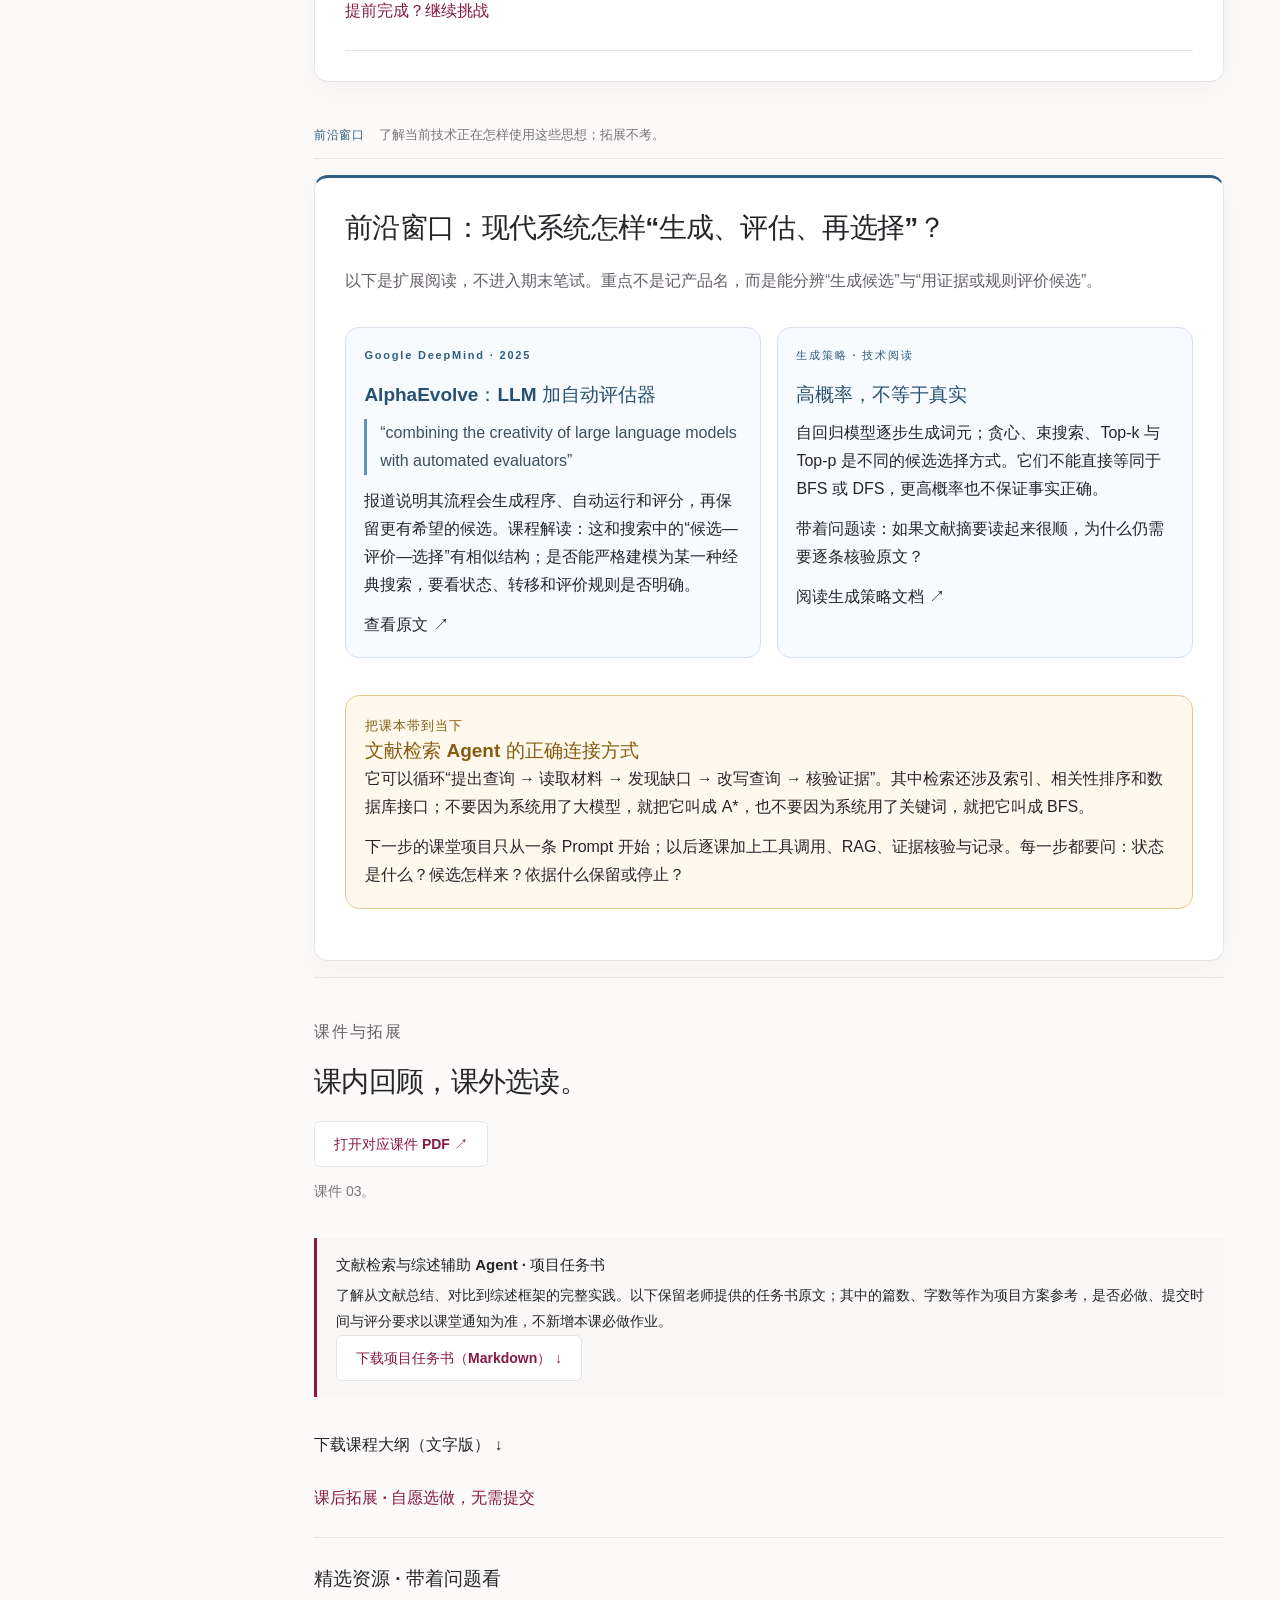
<file: lesson-03.html>
<!doctype html><html lang="zh-CN"><head><meta charset="utf-8"><meta name="viewport" content="width=device-width,initial-scale=1"><title>第3课 · 把问题变成搜索</title><script>location.replace('lesson.html?n=3#interactive');</script></head><body><p>互动已移入对应课次。</p><a href="lesson.html?n=3#interactive">进入课次学习</a></body></html>
</file>
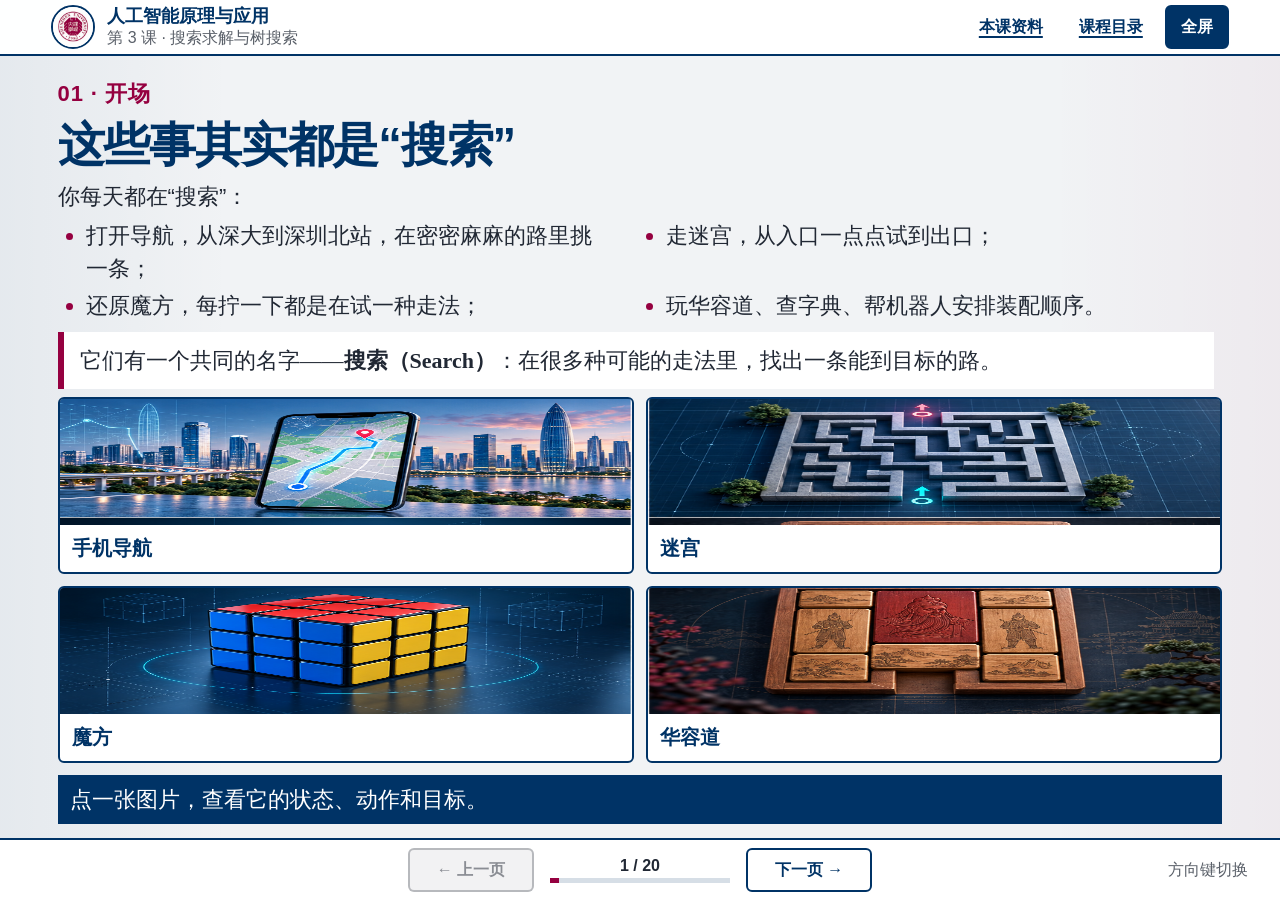
<file: lesson-3-live.html>
<!doctype html>
<html lang="zh-CN">
<head>
  <meta charset="utf-8">
  <meta name="viewport" content="width=device-width,initial-scale=1">
  <meta name="theme-color" content="#003366">
  <title>第 3 课 · 搜索求解与树搜索</title>
  <link rel="icon" href="favicon.svg">
  <link rel="stylesheet" href="lesson-3-live.css?v=20261009-5">
  <script src="lesson-3-live.js?v=20261009-5" defer></script>
</head>
<body>
  <a class="skip" href="#deck">跳到课堂内容</a>
  <header class="topbar">
    <a class="brand" href="index.html"><span class="brand-mark"><img src="assets/szu-emblem.png" alt="深圳大学校徽"></span><span><b>人工智能原理与应用</b><small>第 3 课 · 搜索求解与树搜索</small></span></a>
    <nav><a href="lesson.html?n=3">本课资料</a><a href="index.html#schedule">课程目录</a><button id="fullscreen" type="button">全屏</button></nav>
  </header>

  <main id="deck" class="deck">
    <section class="slide opening" data-slide="1" data-source-lines="§1 · 11–41">
      <div class="copy wide"><p class="eyebrow">01 · 开场</p><h1>这些事其实都是“搜索”</h1><p class="lead opening-lead">你每天都在“搜索”：</p><ul class="opening-examples"><li>打开导航，从深大到深圳北站，在密密麻麻的路里挑一条；</li><li>走迷宫，从入口一点点试到出口；</li><li>还原魔方，每拧一下都是在试一种走法；</li><li>玩华容道、查字典、帮机器人安排装配顺序。</li></ul><p class="plain-definition">它们有一个共同的名字——<b>搜索（Search）</b>：在很多种可能的走法里，找出一条能到目标的路。</p></div>
      <div class="case-visuals" aria-label="四个搜索案例">
        <button type="button" data-case="nav" aria-pressed="false"><span class="crop c1"></span><b>手机导航</b></button><button type="button" data-case="maze" aria-pressed="false"><span class="crop c2"></span><b>迷宫</b></button><button type="button" data-case="cube" aria-pressed="false"><span class="crop c3"></span><b>魔方</b></button><button type="button" data-case="huarong" aria-pressed="false"><span class="crop c4"></span><b>华容道</b></button>
        <output id="case-note" role="status" aria-live="polite">点一张图片，查看它的状态、动作和目标。</output>
      </div>
    </section>

    <section class="slide" data-slide="2" data-source-lines="§2 · 42–83">
      <div class="copy wide problem-solving-copy"><p class="eyebrow">02 · 问题求解</p><h2>什么叫“问题求解”</h2><div class="problem-intro"><p>你现在在一个地方，叫<b>当前状态</b>；你想去另一个地方，叫<b>目标状态</b>。中间有一段差距。</p><p><b>问题求解（problem-solving）</b>：用一连串动作，把这段差距补上的过程。</p></div><p class="flow-intro">一个完整的“问题求解”分四步：</p><div class="problem-flow" aria-label="问题求解的四个阶段"><article class="problem-stage"><small>01</small><h3>目标形式化（goal formulation）</h3><p>先把“想要什么”说清楚：去深圳北站？让房间干净？</p><b>我要到深圳北站</b></article><article class="problem-stage"><small>02</small><h3>问题形式化（problem formulation）</h3><p>把目标变成计算机能处理的形式：规定状态、动作、转移、代价（下一页专门讲）；</p><b>把地图上的路口、能走的路记下来</b></article><article class="problem-stage search-stage"><small>03</small><h3>搜索（search）</h3><p>在状态空间里找一条从当前状态到目标状态的路径（解）；</p><b>导航找出一条路线</b><div class="state-flow search-focus" aria-label="搜索阶段特写"><article><span>当前状态</span></article><div class="action-arrows"><i></i><i></i><i></i><span>动作</span></div><article><span>目标状态</span></article></div></article><article class="problem-stage"><small>04</small><h3>执行（execution）</h3><p>照着解，一步一步真的去做。</p><b>跟着导航开过去</b></article></div><div class="problem-notes"><p>这节课先只讨论：<b>这条路到底走不走得到？</b>之后的课程再讨论——哪条路更快、哪条更省钱。</p><p><b>备注：</b>本部分内容只考虑最简单的环境，即回合式的、单智能体的、完全可观测的、确定性的、静态的、离散的和已知的环境，复杂的环境（例如环境是未知的），在本章节不做考虑。</p></div></div>
    </section>

    <section class="slide" data-slide="3" data-source-lines="§3 · 84–120">
      <div class="copy"><p class="eyebrow">03 · 为什么研究搜索</p><h2>为什么人工智能领域要专门研究搜索</h2><ul class="fact-list source-copy"><li>有些问题能“算出来”：两点之间最短距离，套公式直接得答案——不需要搜索。</li><li>但大多数 AI 问题<b>没有公式</b>：下一步棋走哪？导航怎么避开堵车？预算方案怎么定？答案藏在上亿种“可能”里，只能一个一个试。</li><li>瞎试不行，要<b>有章法地试</b>：先试哪条、走错了怎么回头、怎么保证不遗漏。把“有章法地试”变成机器能执行的步骤，就是<b>搜索（Search）</b>。</li><li>搜索是人工智能<b>最早</b>的一类方法，也是<b>元方法</b>：后面学机器学习（调参数）、大模型（想思路），本质都是“在巨大的空间里找最好的那一个”。</li></ul><button class="reveal" data-reveal="modern-search" data-open-label="展开看看" data-close-label="收起" type="button" aria-controls="modern-search" aria-expanded="false">展开看看</button></div>
      <aside id="modern-search" class="reveal-panel source-card" hidden><p>想象你在玩一个很大的游戏盘：每走一步都有好几条路可选，盘面上有几万个格子。导航、下棋、给用户推荐答案，本质都是在这样一张大盘子里找路。</p><p>2016 年击败李世石的 <b>AlphaGo</b>，并不是把几百万盘棋谱死记硬背下来，而是在棋盘状态树上反复模拟“我下这里、对手应那里、我再下这里”，再用神经网络判断哪一步更有希望赢——这正是本讲要学的“状态＋动作＋搜索树”结构，只是它的棋盘大得多。</p><p>后来的 <b>Tree of Thoughts</b>（树状思考）让大模型回答复杂问题时，同时在脑子里保留好几条思路、给每条打分再继续想，用的也是“维护多条可能路径”的办法。所以今天学的“怎么组织一次搜索”，到了大模型时代依然用得上。</p><p class="accuracy-note"><b>说明：</b>AlphaGo 结合了蒙特卡洛树搜索、策略网络和价值网络；Tree of Thoughts 是显式使用搜索的一种大模型推理方法。这里说明的是它们与搜索的联系，并不是说所有强化学习和大模型方法都等同于经典搜索。</p><div class="citations"><a href="https://www.nature.com/articles/nature16961" target="_blank" rel="noopener">Silver 等，Nature 2016</a><a href="https://arxiv.org/abs/2305.10601" target="_blank" rel="noopener">Yao 等，Tree of Thoughts，2023</a></div></aside>
    </section>

    <section class="slide" data-slide="4" data-source-lines="§4 · 121–166">
      <div class="copy wide definition-copy"><p class="eyebrow">04 · 问题定义</p><h2>一个搜索问题长什么样（问题定义）</h2><blockquote class="definition-quote">定义搜索问题需要以下因素（<b>四个必选</b>）：</blockquote><div class="formal-definition-list definition-sequence definition-flat-grid" aria-label="搜索问题六要素：四个必选项和两个可选项"><article class="definition-step"><h3><span>1</span>状态空间</h3><p>要搜索的<b>状态空间</b>。状态空间必然涉及到对实际问题的抽象。</p></article><article class="definition-step"><h3><span>2</span>初始状态</h3><p>最能代表你当前状态的<b>初始状态</b>。</p></article><article class="definition-step"><h3><span>3</span>目标状态</h3><p>你想要达到的理想（或<b>目标</b>）状态。</p></article><article class="definition-step"><h3><span>4</span>操作（或后继函数）</h3><p>允许在状态间移动的<b>操作（或后继函数）</b>。这些动作是你可以实际执行的动作的抽象。</p></article><article class="definition-step optional-definition"><h3><span>5</span>成本 <small>可选项</small></h3><p><b>成本</b>，代表从一个状态到另一个状态（采取行动，前进到下一个状态）的成本。</p></article><article class="definition-step optional-definition"><h3><span>6</span>启发规则 <small>可选项</small></h3><p><b>启发规则</b>，帮助指导搜索过程。</p></article></div><details class="state-expansion-card"><summary>拓展介绍：状态的三种定义</summary><div class="state-expansion-grid"><article><h3>整张“照片”式</h3><p>每个状态是一个不可分割的整体，表示形式 State 1、State 2、State 3…；例如棋盘上的棋谱摆法。</p></article><article><h3>属性/变量分解式</h3><p>状态由多个属性/变量组成，每个变量有取值；表示形式 State1 = {变量1=值1, 变量2=值2, …}；例如围棋棋盘用每个交叉点表示：(3,3)=黑，(4,4)=白，(10,10)=空。</p></article><article><h3>元素+关系网络式</h3><p>状态 = {对象 + 对象之间的关系}；例如围棋棋子的连接关系：黑子 A 与黑子 B 相邻形成一个“气”，白子 C 被黑子群包围，黑子群 D 还有 2 个气。</p></article></div></details></div>
    </section>

    <section class="slide" data-slide="5" data-source-lines="§5 · 167–189">
      <div class="copy wide"><p class="eyebrow">05 · 搜索问题的两大类</p><h2>本讲先学习无信息搜索</h2><div class="method-grid"><article class="active-method"><small>本讲主线</small><h3>无信息搜索 / 盲目搜索（Uninformed / blind search）</h3><p>不知道目标在哪，按固定规矩把路系统试一遍。本讲主线。</p></article><article title="后面的课程讲"><small>后面的课程</small><h3>有信息搜索（Informed search）</h3><p>知道“大概方向”（启发式），更聪明。后面课程。</p></article></div></div>
    </section>

    <section class="slide" data-slide="6" data-source-lines="§6 · 190–240">
      <div class="copy map-copy"><p class="eyebrow">06 · 案例一</p><h2>从 Arad 到 Bucharest</h2><p class="lead compact-lead">教材经典例子：罗马尼亚地图。你站在西北小城 <b>Arad</b>，要去首都 <b>Bucharest</b>，每条路上标了英里数。</p><p class="task-line"><b>课堂任务：</b>对照第 4 页的四个必选要素，把例子逐条填出来（先自己填，再点开核对）：</p><div class="romania-answer-list" aria-label="罗马尼亚问题四个必选要素核对"><article><b>1. 状态空间</b><button type="button" data-romania-answer>核对答案</button><span hidden>地图上的所有城市（一个城市＝一个状态）</span></article><article><b>2. 初始状态</b><button type="button" data-romania-answer>核对答案</button><span hidden>Arad</span></article><article><b>3. 目标状态</b><button type="button" data-romania-answer>核对答案</button><span hidden>Bucharest</span></article><article><b>4. 操作（后继函数）</b><button type="button" data-romania-answer>核对答案</button><span hidden>从当前城市沿道路前往某个邻接城市</span></article></div></div>
      <aside class="romania-wrap"><div class="map-legend"><span><i class="map-current"></i>当前位置</span><span><i class="map-goal"></i>目标状态 Bucharest</span></div><svg id="romania-map" viewBox="0 0 1040 630" role="img" aria-label="罗马尼亚道路图；可选择相邻城市继续前进"></svg><section class="romania-route-lab" aria-label="自己尝试从 Arad 走到 Bucharest"><p><b>自己试一条路线：</b>每一步只能选择与当前位置直接相连的城市。</p><div class="romania-route-status"><span>当前位置：<b id="romania-current">Arad</b></span><span>累计里程：<b id="romania-distance">0</b> 英里</span></div><p class="romania-path-line"><b>路径：</b><span id="romania-path">Arad</span></p><div id="romania-next-cities" class="romania-next-cities" aria-label="可选的下一座城市"></div><div class="romania-route-tools"><button id="romania-reset" class="secondary" type="button">重新从 Arad 出发</button><output id="romania-route-feedback" role="status">请从地图或下方按钮选择一个相邻城市。</output></div></section></aside>
    </section>

    <section class="slide" data-slide="7" data-source-lines="§7 · 241–278">
      <div class="copy puzzle-copy"><p class="eyebrow">07 · 案例二</p><h2>八数码（当堂小测）</h2><p>3×3 格子，8 个数字块＋1 个空格。规则：把数字块滑进空格（＝移动空格）。</p><p class="state-pair"><b>起始：</b>7 2 4 / 5 _ 6 / 8 3 1；　<b>目标：</b>1 2 3 / 4 5 6 / 7 8 _。</p><div class="boards static-boards"><article><small>初始状态</small><div class="puzzle-board"><b>7</b><b>2</b><b>4</b><b>5</b><b class="blank">□</b><b>6</b><b>8</b><b>3</b><b>1</b></div></article><article><small>目标状态</small><div class="puzzle-board goal-board"><b>1</b><b>2</b><b>3</b><b>4</b><b>5</b><b>6</b><b>7</b><b>8</b><b class="blank">□</b></div></article></div><p class="task-line"><b>四个必选要素核对</b></p><div class="romania-answer-list case-answer-list" aria-label="八数码问题四个必选要素核对"><article><b>1. 状态空间</b><button type="button" data-case-answer>核对答案</button><span hidden>所有可能的滑块位置排列；每一种排列是一个状态</span></article><article><b>2. 初始状态</b><button type="button" data-case-answer>核对答案</button><span hidden>7 2 4 / 5 _ 6 / 8 3 1</span></article><article><b>3. 目标状态</b><button type="button" data-case-answer>核对答案</button><span hidden>1 2 3 / 4 5 6 / 7 8 _</span></article><article><b>4. 操作（后继函数）</b><button type="button" data-case-answer>核对答案</button><span hidden><b>假设空格执行 Left / Right / Up / Down</b>（不是每块都能动——考第 1 题）</span></article></div></div>
      <aside class="quiz-panel"><section class="puzzle-lab" aria-label="手动尝试八数码"><p class="eyebrow">自己滑一滑</p><p>点击任意数字块；只有与空格相邻的数字块可以滑动。</p><div id="puzzle-play-board" class="puzzle-board interactive-puzzle" role="grid" aria-label="可操作的八数码棋盘"></div><div class="puzzle-play-tools"><button id="puzzle-reset" class="secondary" type="button">恢复初始状态</button><b id="puzzle-step-count">已走 0 步</b></div><output id="puzzle-play-feedback" role="status">请选择与空格相邻的数字块。</output><div class="path-record"><b>动作路径</b><ol id="puzzle-move-history" class="history"><li>尚未移动。</li></ol></div></section><div class="fixed-quiz"><p class="eyebrow">当堂小测（先看四个必选要素再作答）</p><fieldset><legend>1.【单选】动作怎么定义最省事？</legend><button type="button" data-puzzle-choice="A">A. 每块都能移动</button><button type="button" data-puzzle-choice="B">B. 只移动空格</button><button type="button" data-puzzle-choice="C">C. 随便排</button></fieldset><output id="puzzle-quiz-feedback" role="status">答案：1-B。</output></div></aside>
    </section>

    <section class="slide" data-slide="8" data-source-lines="§8 · 279–318">
      <div class="copy jug-copy"><p class="eyebrow">08 · 案例三</p><h2>水罐问题</h2><p>两个无刻度罐子：3 升、4 升。能做：装满、倒空、互倒（倒到一满或一空为止）。</p><p>状态写成一对数 <code>(3 升罐里，4 升罐里)</code>，如 <code>(0,0)</code> 两个都空。目标示例：<code>(0,2)</code>。</p><p class="task-line"><b>四个必选要素核对</b></p><div class="romania-answer-list case-answer-list jug-answer-list" aria-label="水罐问题四个必选要素核对"><article><b>1. 状态空间</b><button type="button" data-case-answer>核对答案</button><span hidden>所有可能的数字对 (gal3, gal4)；每个数字对是一个状态</span></article><article><b>2. 初始状态</b><button type="button" data-case-answer>核对答案</button><span hidden>(0,0)</span></article><article><b>3. 目标状态</b><button type="button" data-case-answer>核对答案</button><span hidden>(0,2)，或 (*,3)——* 表示不在乎</span></article><article><b>4. 操作（后继函数）</b><button type="button" data-case-answer>核对答案</button><span hidden>装满 3、装满 4、清空 3、清空 4、3→4、4→3</span></article></div><figure class="film-card"><img src="assets/die-hard-water-puzzle.jpg" alt="虎胆龙威3水罐问题解法示意"><figcaption>这题其实电影《虎胆龙威 3》里用过，反派让主角用 3 加仑和 5 加仑的桶量出 4 加仑来拆炸弹，一模一样的道理。<a href="https://commons.wikimedia.org/wiki/File:Die.hard.water.puzzle.jpg" target="_blank" rel="noopener">图：Wncaulin，CC BY-SA 3.0</a></figcaption></figure></div>
      <aside class="lab-panel"><div class="jug-visual compact-jugs"><div class="jug"><i id="water3"></i><b>3L</b><span id="amount3">0L</span></div><div class="jug tall"><em class="target-mark">目标 2L</em><i id="water4"></i><b>4L</b><span id="amount4">0L</span></div></div><div class="jug-actions"><button data-jug="fill3">装满 3L</button><button data-jug="empty3">倒空 3L</button><button data-jug="fill4">装满 4L</button><button data-jug="empty4">倒空 4L</button><button data-jug="pour34">3L → 4L</button><button data-jug="pour43">4L → 3L</button></div><div class="jug-tools"><button class="secondary" data-jug="reset">重来</button><b id="jug-count">已走 0 步</b></div><output id="jug-log" role="status">当前状态是 (0,0)。</output><div class="path-record"><b>动作序列</b><ol id="jug-history" class="history"><li>尚未执行动作。</li></ol></div><div class="jug-question"><p><b>当堂小测：</b>【单选】状态写成 (0,2) 表示什么？</p><button type="button" data-jug-answer="A">A. 3 升罐有 2 升、4 升罐空的</button><button type="button" data-jug-answer="B">B. 3 升罐空的、4 升罐有 2 升</button><output id="jug-answer-feedback" role="status"></output></div></aside>
    </section>

    <section class="slide" data-slide="9" data-source-lines="§9 · 319–345">
      <div class="copy"><p class="eyebrow">09 · 后继</p><h2>从一个状态能走到哪</h2><ul class="source-points"><li>三个例子都形式化好了，现在让机器找解。机器要做的第一件事：从当前状态知道“能去哪”——这就是<b>后继（successor）</b>。</li><li>给一个状态，把“走哪一步、走到哪”全列出来，就是<b>后继（successor）</b>。</li><li>关键：要把<b>动作名一起记</b>，因为最后交卷交的是动作序列，不能只记得最后到了哪。</li></ul><div class="current-jug"><b>沿用水罐组件的当前状态：</b><span id="successor-state">(0,0)</span><div class="mini-jugs" aria-label="当前水罐水量"><i><span id="successor-water3"></span><b id="successor-amount3">0L / 3L</b></i><i class="tall"><span id="successor-water4"></span><b id="successor-amount4">0L / 4L</b></i></div><button id="list-successors" type="button">列出我能走的步</button></div><section class="relation-card" aria-labelledby="transition-successor-title"><h3 id="transition-successor-title">关系澄清：转移模型 vs 后继函数</h3><p><b>转移模型</b> <code>RESULT(s, a)</code>：输入状态 s 与动作 a，输出<b>单个后继状态</b>；是问题形式化的定义部件。</p><p><b>后继函数</b> <code>SUCCESSORS(s) = {⟨a, RESULT(s,a)⟩ ｜ a ∈ ACTIONS(s)}</code>：输入状态 s，输出全部可行动作的 ⟨动作, 后继状态⟩ 集合；是搜索算法扩展节点时实际调用的接口。</p><p>水罐例子：<code>RESULT((3,0), 转-3-到-4) = (0,3)</code>；<code>SUCCESSORS((3,0)) = { ⟨空-3, (0,0)⟩, ⟨满-4, (3,4)⟩, ⟨转-3-到-4, (0,3)⟩, … }</code>。</p><p><b>一句话记法：</b>转移模型是“查一个动作的结果”，后继函数是“把所有可行动作各查一遍”；页面/课件里“动作（后继函数）：空-3-Gallon…”列出的其实是动作集 <code>ACTIONS(s)</code>。</p></section></div>
      <aside class="successor-panel"><p class="eyebrow">动作名 → 新状态</p><div id="successor-list"><p>点击“列出我能走的步”。</p></div></aside>
    </section>

    <section class="slide" data-slide="10" data-source-lines="§10 · 346–380">
      <div class="copy"><p class="eyebrow">10 · 树搜索</p><h2>节点、边界</h2><section class="tree-search-intro"><h3>什么是树搜索</h3><p>从初始状态出发，每次从边界中取出一个节点扩展，把生成的新节点放入边界，重复直到找到解或边界为空。这个过程展开后形成一棵<b>搜索树</b>——注意节点是“路径”而非状态，同一状态可在树中出现多次。</p><h3>为什么用树搜索</h3><p>把“先扩展谁”的过程显式展开成树，才能比较不同选择策略的性能；树搜索对应 TREE-SEARCH 主循环。</p><dl class="tree-structure-definitions"><div><dt>子节点</dt><dd>扩展某节点时，按后继函数生成的新节点。</dd></div><div><dt>叶节点</dt><dd>尚未被扩展、位于边界中的节点。</dd></div><div><dt>边界（frontier）</dt><dd>所有待扩展叶节点的集合。</dd></div></dl></section><ul class="source-points"><li>把走过的路画成一棵树：出发点是根；每走一步长一个节点；连线写“做了什么动作”。</li><li><b>边界（frontier）</b>：已生成、但还没展开的节点，排在一条队伍里。</li><li>算法重复：从队伍取一个节点展开；直到遇到目标，或队伍空了。</li><li>教材先展开 Sibiu，原话就是“先挑 Sibiu”。<b>先挑队伍里哪个，正是后面几种算法的区别</b>。</li></ul><button id="tree-next" class="reveal" type="button">第一步：展开 Arad</button><p id="tree-step-note" class="status-line">起点 Arad。</p><div class="frontier-row"><b>边界</b><div id="frontier-boxes"></div></div></div>
      <aside class="tree-stage"><svg id="tree-context-map" viewBox="0 0 760 300" role="img" aria-label="罗马尼亚地图中 Arad 第一次扩展到 Zerind、Timisoara 和 Sibiu"><defs><marker id="tree-context-arrow" viewBox="0 0 10 10" refX="8" refY="5" markerWidth="7" markerHeight="7" orient="auto"><path d="M0,0 L10,5 L0,10 z" fill="#FF0000"></path></marker></defs><path d="M180 150 L100 62 M180 150 L96 246 M180 150 L446 126" fill="none" stroke="#FF0000" stroke-width="7" marker-end="url(#tree-context-arrow)"></path><circle cx="180" cy="150" r="36" fill="#FF0000"></circle><text x="180" y="157" text-anchor="middle" font-size="20" font-weight="700" fill="#FFFFFF">Arad</text><circle cx="90" cy="48" r="32" fill="#F1F3F5" stroke="#00AD00" stroke-width="5"></circle><text x="90" y="54" text-anchor="middle" font-size="17" font-weight="700" fill="#212834">Zerind</text><circle cx="85" cy="258" r="34" fill="#F1F3F5" stroke="#00AD00" stroke-width="5"></circle><text x="85" y="264" text-anchor="middle" font-size="16" font-weight="700" fill="#212834">Timisoara</text><circle cx="462" cy="122" r="35" fill="#F1F3F5" stroke="#00AD00" stroke-width="5"></circle><text x="462" y="128" text-anchor="middle" font-size="18" font-weight="700" fill="#212834">Sibiu</text><text x="540" y="48" font-size="20" font-weight="700" fill="#003366">第一层扩展</text><text x="540" y="80" font-size="18" fill="#212834">Arad →</text><text x="540" y="110" font-size="18" fill="#212834">{Zerind,</text><text x="540" y="140" font-size="18" fill="#212834"> Timisoara,</text><text x="540" y="170" font-size="18" fill="#212834"> Sibiu}</text></svg><div class="tree-legend"><span><i class="legend-expanded"></i>已经展开的节点</span><span><i class="legend-frontier"></i>边界中的节点</span><span><i class="legend-new"></i>刚生成的节点</span><span><i class="legend-edge"></i>边（动作）</span></div><svg id="tree-svg" viewBox="0 0 1040 620" role="img" aria-label="逐步生长的搜索树；节点与动作标签分开显示"></svg><div id="branch-factor-note" class="branch-factor-note">起点 Arad；按一次长出 Sibiu、Timisoara、Zerind。</div></aside>
    </section>

    <section class="slide" data-slide="11" data-source-lines="§11 · 381–411">
      <div class="copy"><p class="eyebrow">11 · 走一遍</p><h2>两条不同的路</h2><ul class="route-copy"><li>接着上一页：队伍里有 Fagaras 和 Rimnicu 两个候选。按教材顺序先碰到 Fagaras，走出第一条：</li><li>路一：Arad → Sibiu → Fagaras → Bucharest，140＋99＋211＝<b>450</b>。</li><li>如果先扩 Rimnicu 而不是 Fagaras，先碰到另一条：</li><li>路二：Arad → Sibiu → Rimnicu Vilcea → Pitesti → Bucharest，140＋80＋97＋101＝<b>418</b>。</li><li>反直觉点：经过城市更多，<b>不一定更贵</b>；“长短”和“成本”是两回事。</li></ul><div class="route-actions"><button id="route-one" type="button">显示路线一</button><button id="route-two" type="button" disabled>看另一条</button><button id="route-compare" type="button" disabled>比一比</button></div><output id="route-total">先播放路线一。</output><div id="route-choice" class="route-choice" hidden><p>路径代价 450 与 418，哪条更低？</p><button data-cheaper="450">450</button><button data-cheaper="418">418</button><output></output></div></div>
      <aside class="route-card"><svg id="route-map" viewBox="0 0 1040 630" role="img" aria-label="罗马尼亚地图上的两条候选路线"></svg><article id="route-card-one" hidden><small>路线一</small><p>Arad → Sibiu → Fagaras → Bucharest</p><b>140＋99＋211＝450</b></article><article id="route-card-two" hidden><small>路线二</small><p>Arad → Sibiu → Rimnicu Vilcea → Pitesti → Bucharest</p><b>140＋80＋97＋101＝418</b></article></aside>
    </section>

    <section class="slide" data-slide="12" data-source-lines="§12 · 412–436">
      <div class="copy"><p class="eyebrow">12 · 两个空间</p><h2>状态空间（state space） vs 搜索空间（search space）</h2><p class="lead">刚才我们顺着搜索树真走了两条路，只展开过几个城市——这些<b>实际被摸过的部分，就是搜索空间</b>；而整张罗马尼亚地图（所有可能城市），是<b>状态空间</b>。下面把这两个词分开说清楚：</p><div class="space-definitions"><p><b>状态空间（state space）：</b>理论上所有可能状态，加起来是一张大图。</p><p><b>搜索空间（search space）：</b>算法实际“摸过、展开过”的那部分。</p><p>一个是全部可能，一个是真正走过。</p></div><button id="search-space-next" type="button">下一步</button><output id="search-space-note" role="status">灰色表示整张状态空间。</output></div>
      <aside class="romania-wrap search-space-wrap"><div class="map-legend"><span><i class="map-muted"></i>状态空间</span><span><i class="map-walked"></i>实际展开过的部分</span></div><svg id="search-space-map" viewBox="0 0 1040 630" role="img" aria-label="罗马尼亚状态空间与实际搜索空间"></svg></aside>
    </section>

    <section class="slide" data-slide="13" data-source-lines="§13 · 437–471">
      <div class="copy"><p class="eyebrow">13 · 填空小游戏</p><h2>搜索的“主循环”</h2><ol class="main-loop"><li>把起点放进队伍。</li><li>队伍空了就报“没找到”。</li><li>从队伍拿出一个节点。</li><li>看它是不是目标，是就返回这条路。</li><li>不是就把它的新节点放进队伍，回到第 2 步。</li></ol><section class="pseudocode-teacher" aria-labelledby="pseudo-title"><h3 id="pseudo-title">逐行读懂 TREE-SEARCH</h3><ol id="pseudo-lines" class="pseudo-lines"><li><button type="button" data-pseudo-index="0"><code>function TREE-SEARCH(problem) returns a solution, or failure</code></button></li><li><button type="button" data-pseudo-index="1"><code>initialize the frontier using the initial state of problem</code></button></li><li><button type="button" data-pseudo-index="2"><code>loop do</code></button></li><li><button type="button" data-pseudo-index="3"><code>if frontier is empty then return failure</code></button></li><li><button type="button" data-pseudo-index="4"><code>choose a leaf node and remove it from the frontier</code></button></li><li><button type="button" data-pseudo-index="5"><code>if node contains a goal state then return solution(node)</code></button></li><li><button type="button" data-pseudo-index="6"><code>expand the node, adding the resulting nodes to the frontier</code></button></li></ol><div class="pseudo-reading"><p id="pseudo-explanation" role="status" aria-live="polite">点击左侧任意一行，查看“这句在干什么”。</p><p id="pseudo-frontier" aria-live="polite"><b>当前边界：</b>{初始状态}</p></div><div class="pseudo-controls"><button id="pseudo-next" type="button">下一步</button><button id="pseudo-play" type="button">播放</button><button id="pseudo-pause" type="button">暂停</button><button id="pseudo-reset" type="button">重置</button></div></section></div>
      <aside class="fill-game"><p class="eyebrow">填空练习</p><div id="loop-game"></div><div id="loop-tree" class="mini-tree"><i></i><i></i><i></i></div></aside>
    </section>

    <section class="slide" data-slide="14" data-source-lines="§14 · 472–492">
      <div class="copy"><p class="eyebrow">14 · 绕圈和重复</p><h2>树搜索的两个毛病</h2><p class="lead"><b>重复（冗余路径）：</b>同一状态可从不同路走到。教材例：Arad 直达 Sibiu 140；绕 Zerind、Oradea 要 297，绕路多余。</p><p class="lead"><b>绕圈（环路）：</b>不记“来过没”，可能 Arad→Sibiu→Arad→Sibiu 一直转，永远停不下来（教材用打扫机器人举例）。</p><div class="loop-choice"><button data-loop-mode="repeat">允许重复</button><button data-loop-mode="remember">记下来走过</button></div><p id="loop-note">观察同一个状态怎样重复出现。</p></div>
      <aside class="loop-visual"><svg id="cycle-context-map" viewBox="0 0 760 420" role="img" aria-label="完整罗马尼亚道路图中 Arad 与 Sibiu 环路的位置"><defs><marker id="cycle-context-arrow" viewBox="0 0 10 10" refX="8" refY="5" markerWidth="7" markerHeight="7" orient="auto-start-reverse"><path d="M0,0 L10,5 L0,10 z" fill="#FF0000"></path></marker></defs><g fill="none" stroke="#212834" stroke-width="3"><path d="M110 175 L90 88 L190 62 L275 140 L110 175 L80 275 L150 332 L225 365 L325 328 L370 240 L275 140 L455 90 L555 225 L370 240 L325 328 L520 330 L555 225 L650 245 L684 180 L655 105 L610 52"></path><path d="M520 330 L590 372 M650 245 L704 286"></path></g><path d="M110 175 C165 126 215 128 275 140" fill="none" stroke="#FF0000" stroke-width="8" marker-start="url(#cycle-context-arrow)" marker-end="url(#cycle-context-arrow)"></path><g fill="#FFFFFF" stroke="#003366" stroke-width="3"><circle cx="110" cy="175" r="18"></circle><circle cx="90" cy="88" r="14"></circle><circle cx="190" cy="62" r="14"></circle><circle cx="275" cy="140" r="18"></circle><circle cx="80" cy="275" r="14"></circle><circle cx="150" cy="332" r="14"></circle><circle cx="225" cy="365" r="14"></circle><circle cx="325" cy="328" r="14"></circle><circle cx="370" cy="240" r="14"></circle><circle cx="455" cy="90" r="14"></circle><circle cx="555" cy="225" r="14"></circle><circle cx="520" cy="330" r="14"></circle><circle cx="590" cy="372" r="14"></circle><circle cx="650" cy="245" r="14"></circle><circle cx="684" cy="180" r="14"></circle><circle cx="655" cy="105" r="14"></circle><circle cx="610" cy="52" r="14"></circle><circle cx="704" cy="286" r="14"></circle></g><g font-size="16" font-weight="700" fill="#212834"><text x="45" y="174">Arad</text><text x="35" y="80">Zerind</text><text x="160" y="38">Oradea</text><text x="288" y="135">Sibiu</text><text x="15" y="300">Timisoara</text><text x="105" y="360">Lugoj</text><text x="188" y="398">Mehadia</text><text x="294" y="360">Drobeta</text><text x="382" y="264">Rimnicu</text><text x="432" y="64">Fagaras</text><text x="566" y="220">Bucharest</text><text x="470" y="358">Craiova</text><text x="566" y="408">Giurgiu</text><text x="662" y="242">Urziceni</text><text x="694" y="174">Vaslui</text><text x="666" y="98">Iasi</text><text x="570" y="34">Neamt</text><text x="690" y="316">Hirsova</text></g><text x="310" y="26" text-anchor="middle" font-size="20" font-weight="800" fill="#FF0000">当前环路：Arad → Sibiu → Arad → …</text></svg><div class="redundant-paths duplicate-comparison" aria-label="到达同一个 Sibiu 状态的两条路径"><p class="duplicate-route direct-route"><small>直接走 · 总成本 140</small><b>Arad</b><span>140</span><b class="same-state" data-duplicate-state="Sibiu">Sibiu</b></p><p class="duplicate-route detour-route"><small>绕路走 · 总成本 297</small><b>Arad</b><span>75</span><b>Zerind</b><span>71</span><b>Oradea</b><span>151</span><b class="same-state" data-duplicate-state="Sibiu">Sibiu</b></p><em><strong>同一个状态：</strong>两条路径最后都到 Sibiu，但搜索树会生成两个 Sibiu 节点。</em></div><div class="cycle-map cycle-diagram-wrap" aria-label="Arad 与 Sibiu 之间往返形成环路"><svg id="cycle-diagram" viewBox="0 0 640 230" role="img" aria-label="Arad 到 Sibiu，再从 Sibiu 回到 Arad，形成环路"><defs><marker id="cycle-arrow-red" viewBox="0 0 10 10" refX="9" refY="5" markerWidth="8" markerHeight="8" orient="auto-start-reverse"><path d="M 0 0 L 10 5 L 0 10 z" fill="#FF0000"></path></marker></defs><rect x="44" y="78" width="150" height="72" rx="12" fill="#F1F3F5" stroke="#003366" stroke-width="4"></rect><text x="119" y="123" text-anchor="middle" font-size="28" font-weight="700" fill="#003366">Arad</text><rect x="446" y="78" width="150" height="72" rx="12" fill="#F1F3F5" stroke="#003366" stroke-width="4"></rect><text x="521" y="123" text-anchor="middle" font-size="28" font-weight="700" fill="#003366">Sibiu</text><path d="M 194 92 C 290 20, 350 20, 446 92" fill="none" stroke="#FF0000" stroke-width="5" marker-end="url(#cycle-arrow-red)"></path><text x="320" y="38" text-anchor="middle" font-size="22" font-weight="700" fill="#212834">到 Sibiu · 140</text><path d="M 446 138 C 350 210, 290 210, 194 138" fill="none" stroke="#FF0000" stroke-width="5" marker-end="url(#cycle-arrow-red)"></path><text x="320" y="218" text-anchor="middle" font-size="22" font-weight="700" fill="#212834">返回 Arad · 140</text><text x="320" y="120" text-anchor="middle" font-size="22" font-weight="900" fill="#950040">形成环路</text></svg></div><div class="loop-counter">搜索树当前已生成 <b id="loop-count">2</b> 个节点</div><div id="loop-path" class="loop-tree-path" role="list" aria-live="polite"><b role="listitem">Arad（起点）</b><span aria-hidden="true">↓</span><b role="listitem">Sibiu（第 1 次）</b></div><p id="loop-explanation">状态图里只有两个城市，但树搜索可以反复生成新的 Arad 和 Sibiu 节点。</p></aside>
    </section>

    <section class="slide" data-slide="15" data-source-lines="§15 · 493–513">
      <div class="copy"><p class="eyebrow">15 · 图搜索</p><h2>记下来走过哪</h2><p class="lead">修法：多带一个小本子——<b>已达表（reached）</b>。到新状态先翻本子：记过就不再展开，没记就记下来继续。</p><p class="lead">这样既不绕圈、也不重复，更接近真实能用的算法。</p><div class="search-toggle"><button class="selected" data-search-mode="tree">树搜索</button><button data-search-mode="graph">图搜索</button></div><p id="search-mode-note">树搜索不查小本子，同一状态可以再次生成。</p></div>
      <aside class="explored-book"><div class="graph-comparison"><section><h3>状态空间图</h3><svg id="graph-state-space" viewBox="0 0 520 320" role="img" aria-label="状态空间图同步显示搜索进展"><path d="M90 150 L250 75 L420 150 L250 250 L90 150" fill="none" stroke="#003366" stroke-width="5"></path><g fill="#F1F3F5" stroke="#003366" stroke-width="4"><circle cx="90" cy="150" r="38"></circle><circle cx="250" cy="75" r="38"></circle><circle cx="420" cy="150" r="38"></circle><circle cx="250" cy="250" r="38"></circle></g><g text-anchor="middle" font-size="18" font-weight="700" fill="#212834"><text x="90" y="156">Arad</text><text x="250" y="81">Sibiu</text><text x="420" y="156">Arad</text><text x="250" y="256">Zerind</text></g></svg></section><section><h3>搜索树</h3><svg id="graph-search-tree" viewBox="0 0 520 320" role="img" aria-label="搜索树同步显示节点生成与重复跳过"><path d="M260 58 L120 178 M260 58 L400 178 M120 178 L80 270 M120 178 L210 270" fill="none" stroke="#003366" stroke-width="5"></path><g fill="#F1F3F5" stroke="#003366" stroke-width="4"><circle cx="260" cy="58" r="36"></circle><circle cx="120" cy="178" r="36"></circle><circle cx="400" cy="178" r="36"></circle><circle cx="80" cy="270" r="32"></circle><circle cx="210" cy="270" r="32"></circle></g><g text-anchor="middle" font-size="18" font-weight="700" fill="#212834"><text x="260" y="64">Arad</text><text x="120" y="184">Sibiu</text><text x="400" y="184">Zerind</text><text x="80" y="276">Arad</text><text x="210" y="276">Fagaras</text></g></svg></section></div><div class="graph-status"><p><b>已达表（reached）：</b><span id="explored-list">尚未记录</span></p><div id="explored-map" class="explored-map"><i>Arad</i><i>Sibiu</i><i>Zerind</i><i>Oradea</i></div><p>跳过 <b id="graph-skip-count">0</b> 个重复节点</p></div><div class="duplicate-check"><span>Sibiu 生成后继 Arad</span><b>Arad 是否已经记录？</b><output id="duplicate-result">切换到图搜索，逐步查看。</output></div><div class="graph-controls"><button id="graph-prev" type="button" disabled>上一步</button><button id="graph-next" type="button" disabled>下一步</button><button id="graph-reset" type="button">重置</button></div></aside>
    </section>

    <section class="slide" data-slide="16" data-source-lines="§16 · 514–529">
      <div class="copy"><p class="eyebrow">16 · 已探索 vs 未探索</p><h2>黑的探过，灰的没到；<br>搜索就是黑块一圈圈往外扩。</h2><div class="wave-controls"><button id="grid-next" class="reveal" type="button">下一步</button><button id="grid-reset" type="button">重新开始</button></div><p id="grid-note" class="status-line">从中心状态开始。</p></div>
      <aside><div class="wave-legend"><span><i class="done"></i>探过</span><span><i></i>还没到</span></div><div id="wave-grid" class="wave-grid"></div><div class="wave-stats" aria-hidden="true"><span>探过 <b id="explored-count">0</b></span><span hidden>边界 <b id="frontier-count">1</b></span><span>还没到 <b id="unexplored-count">80</b></span></div></aside>
    </section>

    <section class="slide" data-slide="17" data-source-lines="§17 · 530–561">
      <div class="copy wide"><p class="eyebrow">17 · 怎么评价一个搜索算法</p><h2>四个评价标准</h2><p class="metric-transition">从例子中可见，从边界中选择状态的顺序对于搜索操作的如下性能有很大影响：① 是否发现解；② 解本身的代价；③ 搜索的时空代价。</p><div class="metric-grid"><article><small>01</small><div class="metric-symbol">✓</div><h3>完整性</h3><p>如果存在解决方案，搜索将始终需要解决方案吗？</p></article><article><small>02</small><div class="metric-symbol">★</div><h3>最优性</h3><p>搜索将总是找到成本最低的解决方案吗？ （当动作有成本时）</p></article><article><small>03</small><div class="metric-symbol">t</div><h3>时间复杂度</h3><p>可扩展或生成的最大结点数是多少？</p></article><article><small>04</small><div class="metric-symbol">M</div><h3>空间复杂度</h3><p>必须在内存中存储的最大结点数是多少？</p></article></div></div>
    </section>

    <section class="slide" data-slide="18" data-source-lines="§18 · 562–589">
      <div class="copy wide"><p class="eyebrow">18 · 盲目搜索</p><h2>规则写死</h2><p class="lead">盲目搜索使用固定的后继状态搜索规则；规则不随搜索进展改变，也不考虑领域知识。</p><p class="lead">它能保证搜索的系统性，但效率通常较低。</p></div>
    </section>

    <section class="slide" data-slide="19" data-source-lines="§19 · 590–616">
      <div class="copy wide"><p class="eyebrow">19 · 名称以教材为准</p><h2>常见的盲目搜索</h2><div class="strategy-list locked-list"><a href="lesson.html?n=4"><b>广度优先（BFS）</b></a><a href="lesson.html?n=5"><b>一致代价搜索（uniform-cost，亦称 Dijkstra 算法）</b></a><a href="lesson.html?n=4"><b>深度优先（DFS）</b></a><a href="lesson.html?n=4"><b>深度受限（DLS）</b></a><a href="lesson.html?n=4"><b>迭代加深（IDS）</b></a></div><p class="note">教材还提双向搜索。</p></div>
    </section>

    <section class="slide" data-slide="19B" data-page-label="19B / 20" data-source-lines="§19B · 617–666">
      <div class="copy tot-copy"><p class="eyebrow">19B · 拓展 · 非教材考核</p><h2>你天天用的大模型，也在做树搜索</h2><div class="tot-intro"><h3>什么是 Tree of Thoughts（ToT，思维树）？</h3><ul class="source-points"><li>大模型回答复杂问题时，最简单的办法是想到一条思路就一路写到底——这叫<b>思维链（Chain-of-Thought）</b>，一条直线；</li><li><b>Tree of Thoughts（树状思考）</b>让它换一种方式：<b>回答复杂问题时，同时在脑子里保留好几条思路，给每条打分，再挑靠谱的继续往下想</b>；哪条走不通，还能退回岔路口换一条；</li><li>用的办法，正是今天学的“<b>维护多条可能路径</b>”（边界＋打分＋剪枝＋回溯）；</li><li>所以：<b>今天学的“怎么组织一次搜索”，到了大模型时代依然用得上。</b></li></ul></div><div class="tot-crosswalk"><p>普通大模型：一句话一个答案，想到哪算哪。</p><p><b>Tree of Thoughts（ToT，思维树）</b>：让大模型<b>同时养好几条思路</b>，每条思路就是搜索树里的一个“节点”。</p><p>它给每条思路<b>打分</b>（像我们比较路好不好），把不靠谱的<b>剪掉</b>，把靠谱的<b>继续往下想</b>。</p><p><b>边界</b>＝好几条候选思路；<b>打分</b>＝比较代价；<b>剪掉</b>＝不扩展；<b>继续往下想</b>＝扩展后继。</p><p>现在常说的“推理模型”（如 o 系列）本质上就是：给答案之前，先在脑子里把思路当树搜一遍。</p></div></div>
      <aside class="tot-visual"><p class="tot-reading-label">拓展阅读 · 非教材考核</p><svg id="tot-model-svg" class="tot-model-svg" viewBox="0 0 1120 700" role="img" aria-label="Tree of Thoughts 分层思维树：四条思路分叉、评估、回溯、合并并选出最佳路径"><defs><linearGradient id="tot-root-gradient" x1="0" x2="1"><stop offset="0" stop-color="#003366"></stop><stop offset="1" stop-color="#950040"></stop></linearGradient><marker id="tot-arrow-blue" viewBox="0 0 10 10" refX="9" refY="5" markerWidth="8" markerHeight="8" orient="auto"><path d="M0,0 L10,5 L0,10 z" fill="#003366"></path></marker><marker id="tot-arrow-green" viewBox="0 0 10 10" refX="9" refY="5" markerWidth="8" markerHeight="8" orient="auto"><path d="M0,0 L10,5 L0,10 z" fill="#00AD00"></path></marker><marker id="tot-arrow-red" viewBox="0 0 10 10" refX="9" refY="5" markerWidth="8" markerHeight="8" orient="auto"><path d="M0,0 L10,5 L0,10 z" fill="#FF0000"></path></marker></defs><g fill="none" stroke="#003366" stroke-width="5" marker-end="url(#tot-arrow-blue)"><path d="M560 112 C430 145 235 155 165 225"></path><path d="M560 112 C500 150 435 170 425 225"></path><path d="M560 112 C620 150 685 170 695 225"></path><path d="M560 112 C690 145 885 155 955 225"></path></g><g fill="none" stroke="#212834" stroke-width="4"><path d="M165 302 C210 345 270 365 315 405"></path><path d="M425 302 C405 350 365 370 315 405"></path><path d="M695 302 C715 350 755 370 805 405"></path><path d="M955 302 C910 345 850 365 805 405"></path></g><path d="M805 475 C760 535 675 555 620 585" fill="none" stroke="#00AD00" stroke-width="8" marker-end="url(#tot-arrow-green)"></path><path d="M315 475 C390 525 465 548 525 585" fill="none" stroke="#FF0000" stroke-width="5" stroke-dasharray="12 10" marker-end="url(#tot-arrow-red)"></path><path d="M315 405 C275 390 230 398 210 445 C195 485 225 515 275 505" fill="none" stroke="#950040" stroke-width="5" stroke-dasharray="9 8" marker-end="url(#tot-arrow-red)"></path><rect x="380" y="35" width="360" height="82" rx="24" fill="url(#tot-root-gradient)"></rect><text x="560" y="70" text-anchor="middle" font-size="20" fill="#FFFFFF">问题状态</text><text x="560" y="98" text-anchor="middle" font-size="26" font-weight="800" fill="#FFFFFF">生成并保留多条思路</text><g><rect x="65" y="225" width="200" height="78" rx="18" fill="#F1F3F5" stroke="#003366" stroke-width="4"></rect><rect x="325" y="225" width="200" height="78" rx="18" fill="#F1F3F5" stroke="#950040" stroke-width="4"></rect><rect x="595" y="225" width="200" height="78" rx="18" fill="#F1F3F5" stroke="#00AD00" stroke-width="4"></rect><rect x="855" y="225" width="200" height="78" rx="18" fill="#F1F3F5" stroke="#FF0000" stroke-width="4"></rect><g text-anchor="middle" font-size="22" font-weight="800" fill="#212834"><text x="165" y="258">思考 1</text><text x="165" y="285">候选 A</text><text x="425" y="258">思考 2</text><text x="425" y="285">候选 B</text><text x="695" y="258">思考 3</text><text x="695" y="285">候选 C</text><text x="955" y="258">思考 4</text><text x="955" y="285">候选 D</text></g></g><text x="560" y="190" text-anchor="middle" font-size="24" font-weight="800" fill="#003366">思考 ×4 · 并行分叉</text><g><rect x="195" y="405" width="240" height="72" rx="18" fill="#F1F3F5" stroke="#950040" stroke-width="4"></rect><rect x="685" y="405" width="240" height="72" rx="18" fill="#F1F3F5" stroke="#00AD00" stroke-width="5"></rect><text x="315" y="436" text-anchor="middle" font-size="20" font-weight="800" fill="#950040">低分分支</text><text x="315" y="462" text-anchor="middle" font-size="18" fill="#212834">回溯并换路</text><text x="805" y="436" text-anchor="middle" font-size="20" font-weight="800" fill="#00AD00">评估 4 个候选</text><text x="805" y="462" text-anchor="middle" font-size="18" fill="#212834">合并有效证据</text></g><rect x="420" y="585" width="320" height="82" rx="25" fill="#003366" stroke="#00AD00" stroke-width="7"></rect><text x="580" y="620" text-anchor="middle" font-size="20" fill="#FFFFFF">选最佳路径</text><text x="580" y="650" text-anchor="middle" font-size="25" font-weight="800" fill="#FFFFFF">继续扩展 → 得到答案</text><g font-size="18" font-weight="700"><text x="78" y="340" fill="#003366">深度 1：生成候选</text><text x="78" y="375" fill="#950040">深度 2：评估与回溯</text><text x="78" y="580" fill="#00AD00">深度 3：合并与选择</text></g></svg><div class="tot-key"><span><b>候选思路</b>＝边界</span><span><b>给思路打分</b>＝评价</span><span><b>不再展开</b>＝剪枝</span><span><b>继续细想</b>＝扩展后继</span></div><p class="tot-summary">你刚学会的边界、打分、剪枝，就是现代大模型“想深一点”的底层动作。</p><div class="citations"><a href="https://arxiv.org/abs/2305.10601" target="_blank" rel="noopener">Tree of Thoughts 原论文</a></div></aside>
    </section>

    <section class="slide" data-slide="20" data-page-label="20 / 20" data-source-lines="§20 · 667–737；课堂自测 · 747–789">
      <div class="copy review-copy"><p class="eyebrow">20 · 小结与复习</p><h2>学生复习直接看这一页</h2><div class="review-sheet" tabindex="0"><section><h3>一、搜索问题的六个要素</h3><p>定义搜索问题需要以下因素（<b>四个必选</b>）：</p><ul><li>要搜索的<b>状态空间</b>。状态空间必然涉及到对实际问题的抽象。</li><li>最能代表你当前状态的<b>初始状态</b>。</li><li>你想要达到的理想（或<b>目标</b>）状态。</li><li>允许在状态间移动的<b>操作（或后继函数）</b>。这些动作是你可以实际执行的动作的抽象。</li></ul><p><b>可选项：</b></p><ul><li><b>成本</b>，代表从一个状态到另一个状态（采取行动，前进到下一个状态）的成本。</li><li><b>启发规则</b>，帮助指导搜索过程。</li></ul></section><section><h3>二、搜索怎样进行</h3><ul><li>“<b>无信息搜索</b>方法只能访问问题定义。算法构建一棵<b>搜索树</b>，试图找到一个解。算法会根据其<b>首先扩展的节点</b>而有所不同。”</li><li>把走过的路画成树：出发点是根，每走一步长一个节点；<b>边界（frontier）</b>是已生成、但还没扩展的节点。</li></ul></section><section><h3>三、树搜索的毛病与改进</h3><ul><li>树搜索不检查重复状态时，同一路径可能多次出现，也可能绕环（如 Arad→Sibiu→Arad），永远走不出来。</li><li>教材做法：维护“去过哪些状态”的记录，去过的不再展开，避免环路和重复。</li></ul></section><section><h3>四、四个评价标准</h3><ul><li><b>完整性</b>：如果存在解决方案，搜索将始终需要解决方案吗？</li><li><b>最优性</b>：搜索将总是找到成本最低的解决方案吗？ （当动作有成本时）</li><li><b>时间复杂度</b>：可扩展或生成的最大结点数是多少？</li><li><b>空间复杂度</b>：必须在内存中存储的最大结点数是多少？</li></ul></section></div><div class="optional-task"><small>课堂实践 / 课后选做</small><p>从导航、八数码、水罐任选一个，记下<b>初始状态、动作序列、后继状态、是否到目标、累计成本</b>。该练习不作为课后必交作业。</p></div></div>
      <aside class="self-test"><p class="eyebrow">课堂自测 · 共 4 题</p><div id="quiz-progress-summary" class="quiz-progress-summary" role="status" aria-live="polite">已完成 0 / 4 题</div><nav id="quiz-status-strip" class="quiz-status-strip" aria-label="课堂自测各题答题状态"></nav><div id="final-quiz"></div><div id="quiz-score-summary" class="quiz-score-summary" role="status" aria-live="polite"></div></aside>
    </section>
  </main>

  <footer class="controls"><button id="prev" type="button">← 上一页</button><div><span id="page-number">1 / 20</span><i><b id="progress"></b></i></div><button id="next" type="button">下一页 →</button><small>方向键切换</small></footer>
</body>
</html>
</file>
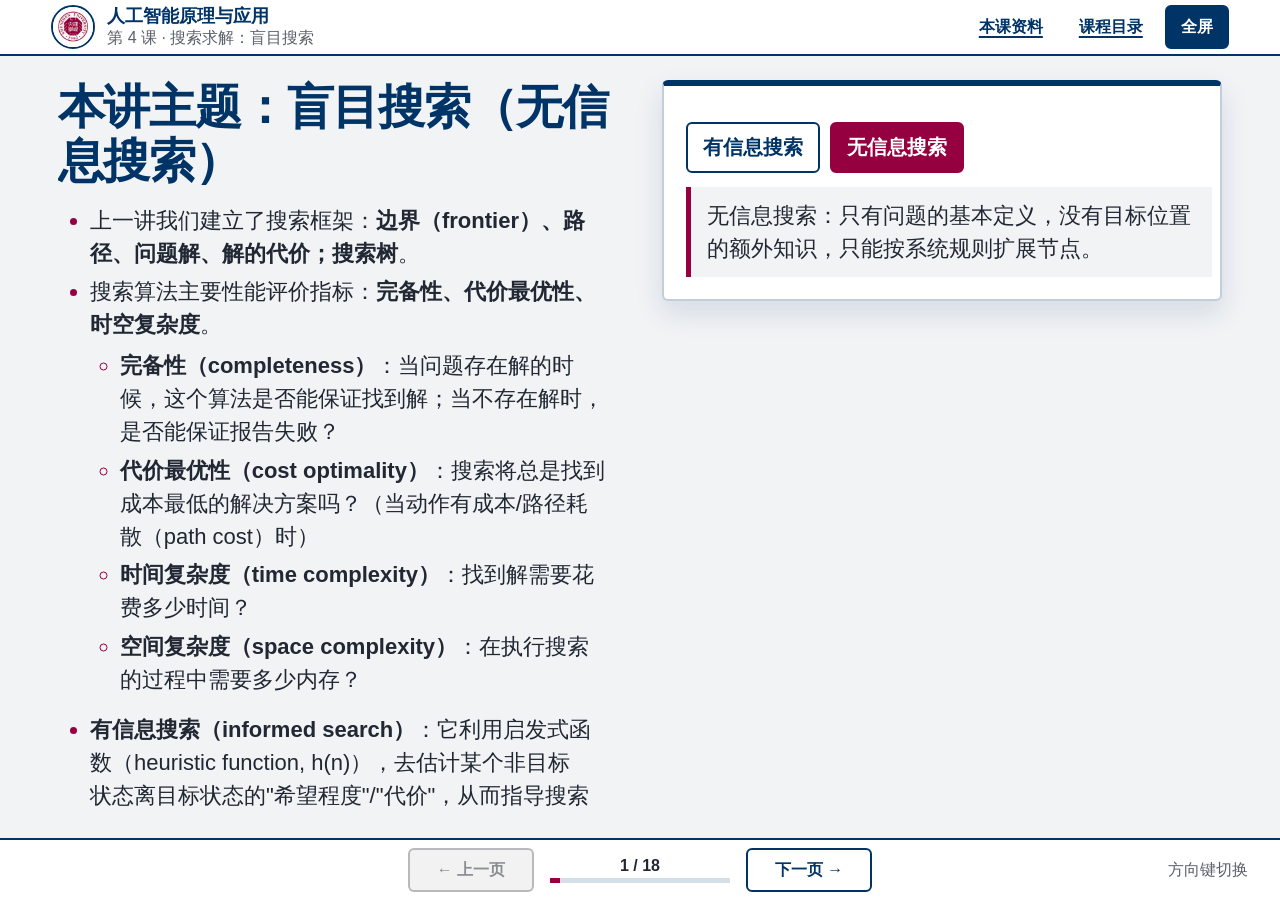
<file: lesson-4-live.html>
<!doctype html>
<html lang="zh-CN">
<head>
  <meta charset="utf-8">
  <meta name="viewport" content="width=device-width,initial-scale=1">
  <meta name="theme-color" content="#003366">
  <title>第 4 课 · 搜索求解：盲目搜索</title>
  <link rel="icon" href="favicon.svg">
  <link rel="stylesheet" href="course-live-base.css?v=20261016-5">
  <link rel="stylesheet" href="lesson-4-live.css?v=20261016-5">
  <script src="lesson-4-live.js?v=20261016-5" defer></script>
</head>
<body>
  <a class="skip" href="#deck">跳到课堂内容</a>
  <header class="topbar">
    <a class="brand" href="index.html"><span class="brand-mark"><img src="assets/szu-emblem.png" alt="深圳大学校徽"></span><span><b>人工智能原理与应用</b><small>第 4 课 · 搜索求解：盲目搜索</small></span></a>
    <nav><a href="lesson.html?n=4">本课资料</a><a href="index.html#schedule">课程目录</a><button id="fullscreen" type="button">全屏</button></nav>
  </header>

  <main id="deck" class="deck">
    <section class="slide" data-slide="1" data-source-lines="P01 · 96–111">
      <div class="copy">
        <h1>本讲主题：盲目搜索（无信息搜索）</h1>
        <ul>
          <li>上一讲我们建立了搜索框架：<b>边界（frontier）、路径、问题解、解的代价；搜索树</b>。</li>
          <li>搜索算法主要性能评价指标：<b>完备性、代价最优性、时空复杂度</b>。
            <ul>
              <li><b>完备性（completeness）</b>：当问题存在解的时候，这个算法是否能保证找到解；当不存在解时，是否能保证报告失败？</li>
              <li><b>代价最优性（cost optimality）</b>：搜索将总是找到成本最低的解决方案吗？（当动作有成本/路径耗散（path cost）时）</li>
              <li><b>时间复杂度（time complexity）</b>：找到解需要花费多少时间？</li>
              <li><b>空间复杂度（space complexity）</b>：在执行搜索的过程中需要多少内存？</li>
            </ul>
          </li>
          <li><b>有信息搜索（informed search）</b>：它利用启发式函数（heuristic function, h(n)），去估计某个非目标状态离目标状态的"希望程度"/"代价"，从而指导搜索顺序。</li>
          <li><b>无信息搜索（uninformed search）/盲目搜索（blind search）</b>：它对问题的状态空间只有基本的定义（初始状态、目标测试、后继函数、路径代价），没有任何关于目标位置的额外知识。因此它不能判断一个非目标状态是否更接近目标，只能依靠系统性遍历或规则来扩展节点。</li>
        </ul>
      </div>
      <aside class="interaction-panel search-mode-demo" aria-label="有信息搜索与无信息搜索定义卡">
        <div class="mode-buttons"><button id="search-mode-informed" type="button" aria-controls="search-mode-panel">有信息搜索</button><button id="search-mode-uninformed" type="button" aria-controls="search-mode-panel">无信息搜索</button></div>
        <output id="search-mode-panel" role="status" aria-live="polite"></output>
      </aside>
    </section>

    <section class="slide" data-slide="2" data-source-lines="P02 · 126–142">
      <div class="copy">
        <h2>广度优先搜索（breadth-first search, BFS）——图搜索算法的一个实例</h2>
        <h3>基本思想</h3>
        <ul><li>从初始状态开始，一层一层地向外扩展，即先扩展距离初始状态最近的节点，再扩展更远的节点。</li><li>使用队列（FIFO / First In, First Out）作为存储结构，存储等待探索的状态。<ul><li>FIFO 举例：先入库的货物先出库，避免存货过期。</li></ul></li></ul>
        <h3>步骤</h3>
        <ol><li>将初始状态放入队列。</li><li>重复以下操作，直到队列为空或找到目标：<ul><li>从队列头部取出一个节点。</li><li>如果该节点是目标，结束搜索。</li><li>否则，扩展该节点的所有后继状态，并将它们加入队列尾部。</li></ul></li></ol>
      </div>
      <aside class="interaction-panel structure-demo" aria-label="队列 FIFO 动画">
        <div id="bfs-queue-track" class="structure-track" role="img" aria-label="队列中的节点"></div>
        <div class="interaction-actions"><button id="bfs-queue-next" type="button">下一步</button><button id="bfs-queue-auto" type="button">自动播放</button><button id="bfs-queue-reset" type="button">重置</button></div>
        <output id="bfs-queue-status" role="status" aria-live="polite"></output>
      </aside>
    </section>

    <section class="slide" data-slide="3" data-source-lines="P03 · 157–169">
      <div class="copy">
        <h2>广度优先搜索（breadth-first search, BFS）</h2>
        <ul><li>先把初始状态放到边界上。</li><li>把所有能从初始状态恰好一步能到达的状态都放到边界上；把路径添加到边界。</li><li>把所有能从初始状态恰好二步能到达的状态都放到边界上；把路径添加到边界。</li><li>把所有能从初始状态恰好三步能到达的状态都放到边界上；把路径添加到边界。</li><li>……</li></ul>
        <blockquote><p>图解：图中为无代价（单位步数）图，START 出发，逐层扩展至 GOAL（第 4 层找到解）。STEP 0 → STEP 1 → STEP 2 → STEP 3 → STEP 4 → <b>Solved!</b></p><p>请注意，在此示例中，边界上的结点（或状态）包括对父级的引用。</p></blockquote>
      </div>
      <aside class="interaction-panel frame-player" aria-label="BFS 逐层扩展图解">
        <svg id="bfs-layer-graph" viewBox="0 0 900 510" role="img" aria-label="BFS 状态空间图逐层扩展"></svg>
        <p id="bfs-layer-caption" class="visual-caption">先把初始状态放到边界上。</p>
        <div id="bfs-layer-steps" class="step-controls" role="group" aria-label="选择 BFS 扩展步骤"><button id="bfs-layer-step-0" type="button" data-step="0">STEP 0</button><button id="bfs-layer-step-1" type="button" data-step="1">STEP 1</button><button id="bfs-layer-step-2" type="button" data-step="2">STEP 2</button><button id="bfs-layer-step-3" type="button" data-step="3">STEP 3</button><button id="bfs-layer-step-4" type="button" data-step="4">STEP 4</button><button id="bfs-layer-step-solved" type="button" data-step="solved">Solved</button></div>
        <div class="interaction-actions"><button id="bfs-layer-next" type="button">下一步</button><button id="bfs-layer-auto" type="button">自动播放</button><button id="bfs-layer-reset" type="button">重置</button></div>
      </aside>
    </section>

    <section class="slide" data-slide="4" data-source-lines="P04 · 200–215">
      <div class="copy">
        <h2>BFS 解决水罐问题</h2>
        <ul><li>初始状态 =（0,0），目标状态 =（*，2）</li><li>动作（后继函数）：空-3-Gallon, 空-4-Gallon, 满-3-Gallon, 满-4-Gallon, 转-3-到-4, 转 4-到-3。</li></ul>
        <h3>边界（队列）逐层扩展</h3>
        <ol id="p04-boundary-steps"><li>边界 = {&lt;(0,0)&gt;}</li><li>边界 = {&lt;(0,0),(3,0)&gt;, &lt;(0,0),(0,4)&gt;}<br>（取出 &lt;(0,0)&gt;，扩展后继节点…）</li><li>边界 = {&lt;(0,0),(0,4)&gt;, &lt;(0,0),(3,0),(0,0)&gt;, &lt;(0,0),(3,0),(3,4)&gt;, &lt;(0,0),(3,0),(0,3)&gt;}</li><li>边界 = {&lt;(0,0),(3,0),(0,0)&gt;, &lt;(0,0),(3,0),(3,4)&gt;, &lt;(0,0),(3,0),(0,3)&gt;, &lt;(0,0),(0,4),(0,0)&gt;, &lt;(0,0),(0,4),(3,4)&gt;, &lt;(0,0),(0,4),(3,1)&gt;}</li></ol>
        <p><b>广度优先搜索把状态按层排序，逐层探索状态空间。</b></p>
        <blockquote>说明：继续扩展（BFS 深度 6）即可到达 (0,2)（目标），完整最短解路径见课堂自测第 11 题。</blockquote>
      </div>
      <aside class="interaction-panel jug-frontier-demo" aria-label="BFS 水罐与队列演示">
        <div class="demo-mode-switch" role="tablist" aria-label="选择演示内容">
          <button id="bfs-jug-mode-practice" type="button" role="tab" aria-controls="bfs-jug-practice">① 自己操作水罐</button>
          <button id="bfs-jug-mode-queue" type="button" role="tab" aria-controls="bfs-jug-queue">② 查看 BFS 边界</button>
        </div>
        <section id="bfs-jug-practice" class="jug-demo-stage" role="tabpanel" aria-labelledby="bfs-jug-mode-practice">
          <div class="stage-heading"><span>当前状态</span><b id="bfs-jug-current-state">(0,0)</b></div>
          <div class="jug-display"><div id="bfs-jug-3" class="jug" aria-label="3 加仑水罐"><i></i><b id="bfs-jug-3-amount">0</b></div><div id="bfs-jug-4" class="jug" aria-label="4 加仑水罐"><i></i><b id="bfs-jug-4-amount">0</b></div></div>
          <div id="bfs-jug-actions" class="jug-actions" role="group" aria-label="水罐动作"><button id="bfs-jug-empty-3" type="button">空-3</button><button id="bfs-jug-empty-4" type="button">空-4</button><button id="bfs-jug-fill-3" type="button">满-3</button><button id="bfs-jug-fill-4" type="button">满-4</button><button id="bfs-jug-pour-3-4" type="button">转3→4</button><button id="bfs-jug-pour-4-3" type="button">转4→3</button></div>
          <div class="history-strip"><span>已走路径</span><div id="bfs-jug-history" aria-live="polite"></div></div>
          <output id="bfs-jug-status" role="status" aria-live="polite"></output>
        </section>
        <section id="bfs-jug-queue" class="boundary-demo-stage" role="tabpanel" aria-labelledby="bfs-jug-mode-queue" hidden>
          <figure><img src="assets/lesson4/image10.jpg" alt="BFS 水罐问题 Level 0、1、2 分层示意"></figure>
          <div class="stage-heading"><span>边界（队列）</span><b id="bfs-frontier-step-label">第 1 / 4 步</b></div>
          <div id="bfs-frontier-list" class="frontier-list" aria-live="polite"></div>
          <div class="interaction-actions"><button id="bfs-frontier-prev" type="button">上一步</button><button id="bfs-frontier-next" type="button">下一步</button><button id="bfs-frontier-reset" type="button">重置</button></div>
          <output id="bfs-frontier-status" role="status" aria-live="polite"></output>
        </section>
      </aside>
    </section>

    <section class="slide" data-slide="5" data-source-lines="P05 · 236–266">
      <div class="copy">
        <h2>广度优先搜索的性质</h2>
        <div class="property-card">
          <h3>Big-O 表示法</h3>
          <ul><li>树的表达可以用来评估时空复杂度。</li><li>什么是时间复杂度？衡量算法运行时需要执行多少步操作（扩展多少个结点）。</li><li>在 BFS 中，最主要的操作就是生成和检查节点。</li><li>所以 BFS 的时间复杂度 ≈ 需要扩展的节点总数。</li></ul>
          <p>BFS 的搜索过程可以抽象为一棵<b>状态空间树</b>：</p>
          <ul><li>根节点：起点 START（深度 0，路径长度 1）。</li><li>每个节点最多生成 b 个子节点（这里 b 称为<b>最大分支因子</b>）。</li><li>如果解的深度为 d，那么 BFS 要把深度从 0 到 d 的所有节点都扩展出来（直到找到解），所以 <b>d = 路径长度 − 1</b>。</li></ul>
          <p>在一棵 b 分支的树里，每个结点的最大后续状态数目（即最大分支因子），假设 d 是解的深度：</p>
          <ul><li>深度 0：有 1 个节点（根）。</li><li>深度 1：最多有 b 个节点。</li><li>深度 2：最多有 b<sup>2</sup> 个节点。</li><li>深度 3：最多有 b<sup>3</sup> 个节点。</li><li>……</li><li>深度 d：最多有 b<sup>d</sup> 个节点。</li></ul>
        </div>
        <div class="property-card">
          <p>因此，总节点数是一个等比数列：</p>
          <blockquote>1 + b + b<sup>2</sup> + b<sup>3</sup> + … + b<sup>d−1</sup> + b<sup>d</sup> = (b<sup>d+1</sup> − 1)/(b − 1)</blockquote>
          <p>当 b 很大、d 也很大时，总节点数近似为 b<sup>d+1</sup>（呈指数级增长）。</p>
          <p><b>时间复杂度：N ≈ O(b<sup>d+1</sup>) / 近似写法 O(b<sup>d</sup>)</b></p>
        </div>
      </div>
      <aside class="interaction-panel complexity-demo" aria-label="BFS 节点数演示">
        <div class="formula-board" aria-label="Big-O、等比求和与性质"><div><b>状态空间树</b><span>1, b, b², …, bᵈ</span></div><div><b>等比求和</b><span>1 + b + … + bᵈ = (bᵈ⁺¹ − 1)/(b − 1)</span></div><div><b>评价</b><span>完备性 · 代价最优性 · 时间 · 空间</span></div></div>
        <label for="bfs-branching">b</label><input id="bfs-branching" type="range" min="2" max="10" value="2">
        <label for="bfs-depth">d</label><input id="bfs-depth" type="range" min="1" max="10" value="4">
        <output id="bfs-node-total" role="status" aria-live="polite"></output>
      </aside>
    </section>

    <section class="slide" data-slide="6" data-source-lines="P05 · 268–277">
      <div class="copy wide bfs-properties-slide">
        <h2>广度优先搜索的性质</h2>
        <div class="property-summary-grid">
          <article class="property-card"><p><b>完备性</b>：如果解存在，BFS 一定能找到。</p></article>
          <article class="property-card property-wide"><p><b>代价最优性</b>：在所有代价相等的情况下，BFS 保证找到最短解。</p><ul><li>先检查深度 0（起点），再检查深度 1（一步之遥的状态），再是深度 2……直到深度 d。</li><li>一旦 BFS 找到目标节点，就保证这个目标是到达目标的最短路径（以步数为代价）。</li><li>如果每一步代价不同（例如走一步花 1 元，走另一条捷径可能花 5 元），BFS 找到的只是步数最少的路径，而不一定是代价最小的路径。</li></ul></article>
          <article class="property-card"><p><b>时间复杂度：O(b<sup>d</sup>)</b>，其中 b 是分支因子，d 是最浅目标深度。</p></article>
          <article class="property-card"><p><b>空间复杂度：同样为 O(b<sup>d</sup>)</b>，因为需要存储所有层的节点。</p></article>
        </div>
      </div>
    </section>

    <section class="slide" data-slide="7" data-source-lines="P06 · 301–314">
      <div class="copy">
        <h2>BFS 的现实问题：空间复杂性</h2>
        <p>举例来说：每个结点平均分支数 10，一个平均每秒可以扩展十万结点的搜索树，如果每个结点要求 100 字节的话：</p>
        <table><thead><tr><th>深度</th><th>结点</th><th>时间</th><th>空间</th></tr></thead><tbody><tr><td>1</td><td>1</td><td>0.01 毫秒</td><td>100 bytes</td></tr><tr><td>6</td><td>10<sup>6</sup></td><td>10 秒</td><td>100 MB</td></tr><tr><td>8</td><td>10<sup>8</sup></td><td>17 分钟</td><td>10 GB</td></tr><tr><td>9</td><td>10<sup>9</sup></td><td>3 小时</td><td>100 GB</td></tr></tbody></table>
        <p class="key-emphasis"><b>在大多数应用程序中，通常在我们用完时间之前就用完了空间。</b></p>
      </div>
      <aside class="interaction-panel memory-demo" aria-label="BFS 深度与内存增长演示">
        <label for="bfs-memory-depth">深度</label><input id="bfs-memory-depth" type="range" min="1" max="9" value="1">
        <dl><div><dt>结点数</dt><dd id="bfs-memory-nodes"></dd></div><div><dt>时间</dt><dd id="bfs-memory-time"></dd></div><div><dt>空间</dt><dd id="bfs-memory-space"></dd></div></dl>
        <div class="meter" aria-label="内存增长"><i id="bfs-memory-bar"></i></div><output id="bfs-memory-warning" role="status" aria-live="polite"></output>
      </aside>
    </section>

    <section class="slide" data-slide="8" data-source-lines="P07 · 330–345">
      <div class="copy">
        <h2>深度优先搜索（depth-first search, DFS）</h2>
        <h3>基本思想</h3>
        <ul><li>从初始状态开始，尽可能沿着一条路径向下走到底（到达目标或死路），再回溯到上一个分支点继续探索。</li><li>使用栈（LIFO / Last In, First Out）作为存储结构，或者递归实现（最后放进去的元素，最先被取出来）。</li></ul>
        <h3>步骤</h3>
        <ol><li>将初始状态放入栈。</li><li>重复以下操作，直到栈为空或找到目标：<ul><li>从栈顶取出一个节点。</li><li>如果该节点是目标，结束搜索。</li><li>否则，将它的后继状态依次压入栈顶。</li></ul></li></ol>
      </div>
      <aside class="interaction-panel structure-demo" aria-label="队列与栈对比动画">
        <div class="mode-buttons"><button id="dfs-mode-lifo" type="button">栈（LIFO）</button><button id="dfs-mode-fifo" type="button">队列（FIFO）</button></div>
        <div id="dfs-stack-track" class="structure-track" role="img" aria-label="栈或队列中的节点"></div>
        <div class="interaction-actions"><button id="dfs-stack-next" type="button">下一步</button><button id="dfs-stack-auto" type="button">自动播放</button><button id="dfs-stack-reset" type="button">重置</button></div>
        <output id="dfs-stack-status" role="status" aria-live="polite"></output>
      </aside>
    </section>

    <section class="slide" data-slide="9" data-source-lines="P08 · 360–370">
      <div class="copy">
        <h2>深度优先搜索（depth-first search, DFS）</h2>
        <ul><li>初始状态 =（0,0），目标状态 =（*，2），动作（后继函数）：空-3-Gallon, 空-4-Gallon, 满-3-Gallon, 满-4-Gallon, 转-3-到-4, 转 4-到-3</li><li>边界 = {&lt;(0,0)&gt;}</li><li>边界 = {&lt;(0,0),(3,0)&gt;, &lt;(0,0),(0,4)&gt;}</li><li>边界 = {&lt;(0,0),(3,0),(0,0)&gt;, &lt;(0,0),(3,0),(3,4)&gt;, &lt;(0,0),(3,0),(0,3)&gt;, &lt;(0,0),(0,4)&gt;}</li><li>边界 = {&lt;(0,0),(3,0),(0,0),(3,0)&gt;, &lt;(0,0),(3,0),(0,0),(0,4)&gt;, &lt;(0,0),(3,0),(3,4)&gt;, &lt;(0,0),(3,0),(0,3)&gt;, &lt;(0,0),(0,4)&gt;}</li></ul>
        <p><b>红色结点是回溯点（这些结点保留在边界上）。</b></p>
      </div>
      <aside class="interaction-panel dfs-jug-demo" aria-label="DFS 水罐边界栈动画">
        <div class="stage-heading"><span>当前边界</span><b id="dfs-frontier-step-label">第 1 / 4 步</b></div>
        <div class="dfs-demo-layout">
          <svg id="dfs-jug-tree" viewBox="0 0 600 430" role="img" aria-label="DFS 水罐搜索树与红色回溯点"></svg>
          <div class="dfs-stack-stage" aria-label="DFS 边界栈">
            <b>栈顶</b>
            <div id="dfs-frontier-list" class="frontier-list" aria-live="polite"></div>
            <span>栈底</span>
          </div>
        </div>
        <div id="dfs-frontier-steps" class="step-controls" role="group" aria-label="选择 DFS 边界步骤"><button type="button" data-dfs-step="0">1</button><button type="button" data-dfs-step="1">2</button><button type="button" data-dfs-step="2">3</button><button type="button" data-dfs-step="3">4</button></div>
        <div class="interaction-actions"><button id="dfs-frontier-prev" type="button">上一步</button><button id="dfs-frontier-next" type="button">下一步</button><button id="dfs-frontier-reset" type="button">重置</button></div>
        <output id="dfs-frontier-status" role="status" aria-live="polite"></output>
      </aside>
    </section>

    <section class="slide" data-slide="10" data-source-lines="P09 · 388–395">
      <div class="copy">
        <h2>示例：网格世界</h2>
        <ul><li>假设状态是网格中的一个格子，你能东北西南移动，那么 DFS 算法怎么操作呢？假设你每次都先往东，然后再北、西、南。</li><li><b>扩展顺序：E, N, W, S</b></li><li>BFS 算法又会怎么做呢？</li></ul>
      </div>
      <aside class="interaction-panel grid-demo" aria-label="DFS 网格世界动画">
        <figure><img src="assets/lesson4/image16.jpg" alt="网格世界与扩展顺序 E、N、W、S"></figure>
        <div id="dfs-grid" class="grid-world" role="img" aria-label="6 行 5 列简化网格"></div>
        <div class="interaction-actions"><button id="dfs-grid-next" type="button">下一步（DFS 走法）</button><button id="dfs-grid-auto" type="button">自动播放</button><button id="dfs-grid-bfs" type="button">BFS 对比</button><button id="dfs-grid-reset" type="button">重置</button></div>
        <output id="dfs-grid-status" role="status" aria-live="polite"></output>
      </aside>
    </section>

    <section class="slide" data-slide="11" data-source-lines="P10 · 413–447">
      <div class="copy">
        <h2>性质</h2>
        <h3>算法是完备的吗？</h3>
        <ul><li>如果问题的状态空间是<b>有限的</b>（节点数有限），那么 DFS 最终一定会把所有节点都遍历一遍。即使它可能绕来绕去，但因为状态总数有限，它总会"回到头"，最终能找到目标。</li><li>如果状态空间是<b>无限深的树</b>：DFS 会盯住某一条路径一直往下走，可能永远走不出来。这样，即使解在另一条浅层路径上，DFS 也可能永远找不到。</li><li><b>所以在无限深度的状态空间中，DFS 不保证完备。</b></li></ul>
        <h3>代价最优性？</h3><ul><li><b>不保证最优解</b>，因为 DFS 可能先找到一条较深但代价高的路径。</li></ul>
        <h3>时间复杂度？</h3><ul><li>O(b<sup>m</sup>)，m 是最长路径的长度。（类似 BFS 的计算方法，最坏情况下要访问所有节点。）</li></ul>
        <h3>DFS v.s. BFS</h3><ul><li>当 m ≫ d 时，DFS 可能比 BFS 慢得多，因为它可能探索到无关的深层节点。</li><li>如果解分布得比较密集，DFS 有机会比 BFS 更快找到一个解，因为它不必像 BFS 那样逐层全面展开。</li></ul>
        <h3>空间复杂度？</h3>
        <ul><li><b>O(bm)，线性的！</b> —— DFS 的数据结构通常是一个栈（DFS 的显著优势）。</li><li>一次只探索一条路径。在最坏情况下，它需要记录：<ul><li>路径上的所有结点：深度最多 m，所以至少要存储 O(m)。</li><li>每一层的兄弟结点（尚未展开的后继）：在深度为 0 的根节点，可能有 b−1 个兄弟未展开；在深度为 1 的节点，同样可能有 b−1 个兄弟未展开；以此类推，深度为 m 时仍可能有兄弟节点等待回溯。</li><li>所以在最坏情况下，除了当前路径长度 m，还要额外存储大约 (b−1) × m 个兄弟节点 → <b>O(bm)</b>。</li></ul></li></ul>
        <blockquote>图中红框标出的即各层的<b>兄弟节点</b>（回溯点）。</blockquote>
      </div>
      <aside class="interaction-panel dfs-property-demo" aria-label="DFS 性质与空间复杂度图解">
        <svg id="dfs-space-visual" viewBox="0 0 820 540" role="img" aria-label="DFS 路径栈与每层兄弟节点示意"></svg>
        <div class="step-controls" role="group" aria-label="空间复杂度推导"><button id="dfs-space-path" type="button">路径结点 O(m)</button><button id="dfs-space-siblings" type="button">每层兄弟 (b−1)</button><button id="dfs-space-total" type="button">合计 O(bm)</button></div>
        <output id="dfs-space-status" role="status" aria-live="polite"></output>
      </aside>
    </section>

    <section class="slide" data-slide="12" data-source-lines="P11 · 463–507">
      <div class="copy">
        <h2>DFS 的问题：</h2>
        <ul><li>在无限状态空间里，DFS 可能沿着一条路径无限深入，永远回头→找不到解。</li><li>在有限但很深的空间里，DFS 可能先找到一个很长的解，而忽视更短的解。</li></ul>
        <h2>解决办法：</h2>
        <ul><li>设定一个最大搜索深度 ℓ。</li><li>超过深度 ℓ 的路径就不再展开。</li><li>这样可以避免"路径太长"或"无限下探"的问题。</li></ul>
        <p><b>➡ 使用深度受限搜索！</b></p>
        <h2>深度受限搜索（DLS）的规则</h2>
        <ul><li>从根节点开始（深度 = 0）。</li><li>沿着路径往下扩展，但只允许走到深度 ≤ ℓ。</li><li>到达深度 ℓ 时，不再继续往下展开。</li><li>因此，所有路径都被"截断"在 ℓ 层以内。</li></ul>
        <h3>优点</h3><ul><li>避免 DFS 在无限路径里走不出来。</li><li>节省内存空间。</li></ul>
        <h3>缺点</h3><ul><li>只能找到深度 ≤ ℓ 的解。</li><li>如果真正的解在更深处（&gt; ℓ），DLS 就会失败。</li></ul>
        <h3>伪代码</h3>
        <pre id="dls-code"><code><span id="dls-line-1">DLS (Frontier, Successors, Goal?)   /* Call with Frontier = {&lt;START&gt;} */</span>
<span id="dls-line-2">WHILE (Frontier not EMPTY) {</span>
<span id="dls-line-3">    n = select first node from Frontier</span>
<span id="dls-line-4">    Curr = terminal state of n</span>
<span id="dls-line-5">    If (Goal?(Curr)) return n</span>
<span id="dls-line-6">    If Depth(n) &lt; ℓ          // Don't add successors if Depth(n) = ℓ!!</span>
<span id="dls-line-7">        Frontier = (Frontier – {n}) U Successors(Curr)</span>
<span id="dls-line-8">    Else</span>
<span id="dls-line-9">        Frontier = Frontier – {n}; CutOffOccured = TRUE.</span>
<span id="dls-line-10">}</span>
<span id="dls-line-11">return FAIL</span></code></pre>
      </div>
      <aside class="interaction-panel dls-demo" aria-label="深度受限搜索伪代码逐行演示">
        <label for="dls-limit">深度限制 ℓ</label><input id="dls-limit" type="range" min="0" max="3" value="2">
        <div id="dls-tree" class="limited-tree" role="img" aria-label="受深度限制的搜索树"></div>
        <div class="interaction-actions"><button id="dls-next" type="button">下一步</button><button id="dls-reset" type="button">重置</button></div>
        <output id="dls-status" role="status" aria-live="polite"></output>
      </aside>
    </section>

    <section class="slide" data-slide="13" data-source-lines="P12 · 529–565">
      <div class="copy">
        <h2>迭代加深搜索（IDS，Iterative Deepening Search）</h2>
        <h3>原理：通过扩展深度受限搜索来解决 DFS 和 BFS 的问题</h3>
        <ul><li>从深度限制 ℓ = 0 开始，我们迭代地增加深度限制，对每个深度限制执行深度受限搜索。</li><li>如果找到解决方案，或者如果深度受限搜索失败且没有截断任何结点，则停止。</li><li>如果没有结点被截断，搜索将检查状态空间中的所有路径，并且发现没有解决方案 → <b>不存在解决方案</b>。</li></ul>
        <h3>完备性？</h3><ul><li><b>是的</b>——如果深度限制为 ℓ 的解存在的话（即解存在且深度已知上限时，IDS 一定找到最浅解）。</li></ul>
        <h3>时间复杂度？</h3>
        <ul><li>深度 0 的节点访问了 d+1 次。</li><li>深度 1 的节点访问了 d 次。</li><li>深度 2 的节点访问了 d−1 次。</li><li>……</li><li>深度 d 的节点访问 1 次。</li><li>(d+1)b<sup>0</sup> + db<sup>1</sup> + (d−1)b<sup>2</sup> + … + b<sup>d</sup> = <b>O(b<sup>d</sup>)</b></li><li>例如：b=4, d=10：(11)·4<sup>0</sup> + 10·4<sup>1</sup> + 9·4<sup>2</sup> + … + 4<sup>10</sup> = <b>1,864,131</b></li><li>4<sup>10</sup> = 1,048,576，大多数结点位于底层。</li></ul>
        <h3>空间复杂度？</h3><ul><li>IDS 的存储方式和 DFS 完全相同，空间复杂度 <b>O(bd)</b>。</li></ul>
        <p><b>IDS —— 结合 BFS（完备、找到最浅解）和 DFS（省空间）优点的折中方案</b></p>
        <h3>BFS 比 IDS 可以探索更多的状态！</h3>
        <ul><li>时间复杂度 IDS：(d+1)b<sup>0</sup> + db<sup>1</sup> + (d−1)b<sup>2</sup> + … + b<sup>d</sup> = O(b<sup>d</sup>)</li><li>时间复杂度 BFS：1 + b + b<sup>2</sup> + b<sup>3</sup> + … + b<sup>d</sup> + b(b<sup>d</sup>−1) = O(b<sup>d+1</sup>)</li><li>当 BFS 展开第 d 层的节点时，会生成第 d+1 层的所有子节点（即使这些子节点不会被继续展开，因为在第 d 层已经找到了解）。</li><li>设 b=4, d=10：<ul><li>IDS：(11)·4<sup>0</sup> + 10·4<sup>1</sup> + 9·4<sup>2</sup> + … + 4<sup>10</sup> = <b>1,864,131</b>（产生的状态数）</li><li>BFS：1 + 4 + 4<sup>2</sup> + … + 4<sup>10</sup> + 4(4<sup>10</sup>−1) = <b>5,592,401</b>（产生的状态数）</li></ul></li></ul>
      </div>
      <aside class="interaction-panel ids-demo" aria-label="迭代加深搜索深度限制演示">
        <div class="stage-heading"><span>逐轮加深</span><b id="ids-round-label">第 1 / 11 轮</b></div>
        <div id="ids-round-strip" class="ids-round-strip" role="group" aria-label="选择深度限制"><button type="button" data-ids-limit="0">ℓ=0</button><button type="button" data-ids-limit="1">ℓ=1</button><button type="button" data-ids-limit="2">ℓ=2</button><button type="button" data-ids-limit="3">ℓ=3</button><button type="button" data-ids-limit="10">ℓ=10</button></div>
        <svg id="ids-tree" viewBox="0 0 900 470" role="img" aria-label="IDS 逐轮加深搜索树"></svg>
        <div class="ids-readout"><div><span>当前深度限制</span><b id="ids-current-limit">ℓ = 0</b></div><div><span>本轮节点数</span><b id="ids-round-nodes">1</b></div><div><span>累计节点数</span><b id="ids-total-nodes">1</b></div></div>
        <div class="interaction-actions"><button id="ids-prev" type="button">上一轮</button><button id="ids-next" type="button">下一轮</button><button id="ids-auto" type="button">自动播放</button><button id="ids-reset" type="button">重置</button></div>
        <output id="ids-status" role="status" aria-live="polite"></output>
        <div class="ids-comparison"><span>IDS：1,864,131</span><span>BFS：5,592,401</span></div>
      </aside>
    </section>

    <section class="slide" data-slide="14" data-source-lines="P13 · 587–603">
      <div class="copy">
        <h2>一致代价搜索（UCS，uniform-cost search）</h2>
        <h3>当存在路径代价时……</h3>
        <ul><li>UCS 在边界中要把路径代价进行<b>升序</b>的排序。</li><li>始终扩展<b>代价最低</b>的节点。</li><li>如果每个动作都具有相同代价，那么 UCS 等价于 BFS。</li></ul>
        <table><thead><tr><th>特性</th><th>BFS 队列（FIFO）</th><th>优先队列（Priority Queue，PQ）</th></tr></thead><tbody><tr><th>出队顺序</th><td>按照生成顺序</td><td>按照累计代价最小</td></tr><tr><th>目标保证</th><td>最浅解</td><td>最小代价解</td></tr><tr><th>数据结构</th><td>普通队列</td><td>优先队列（通常用最小堆实现）</td></tr><tr><th>示例场景</th><td>每一步代价相同</td><td>每一步代价不同</td></tr></tbody></table>
      </div>
      <aside class="interaction-panel ucs-intro" aria-label="BFS 与 UCS 对比">
        <svg id="ucs-intro-graph" viewBox="0 0 760 290" role="img" aria-label="UCS 起始带权有向图"></svg>
        <div class="queue-comparison" aria-label="普通队列与优先队列对比"><article><b>BFS 队列（FIFO）</b><div id="ucs-fifo-track" class="queue-track"></div></article><article><b>优先队列（Priority Queue，PQ）</b><div id="ucs-priority-track" class="queue-track"></div></article></div>
        <div id="ucs-comparison" class="comparison-controls" role="group" aria-label="查看各项对比说明"><button id="ucs-compare-order" type="button">出队顺序</button><button id="ucs-compare-goal" type="button">目标保证</button><button id="ucs-compare-structure" type="button">数据结构</button><button id="ucs-compare-example" type="button">示例场景</button></div>
        <output id="ucs-comparison-status" role="status" aria-live="polite"></output>
      </aside>
    </section>

    <section class="slide" data-slide="15" data-source-lines="P14 · 620–658">
      <div class="copy">
        <h2>一致代价搜索（UCS）——扩展过程（逐步）</h2>
        <blockquote>迭代规则：每轮 <b>1. Pop least-cost state from PQ；2. Add successors</b>（从优先队列取出累计代价最小的节点，加入其后继）。下方面板同步显示当前边界（Frontier）。</blockquote>
        <table id="ucs-steps-table"><thead><tr><th>步骤</th><th>弹出的节点</th><th>扩展后的边界（Frontier）</th><th>说明</th></tr></thead><tbody><tr data-ucs-step="0"><td>0</td><td>—</td><td>{(START,0)}</td><td>初始边界</td></tr><tr data-ucs-step="1"><td>1</td><td>START</td><td>{(p,1), (d,3), (e,9)}</td><td>扩展 START：p(1)、d(3)、e(9)</td></tr><tr data-ucs-step="2"><td>2</td><td>p</td><td>{(d,3), (e,9), (q,16)}</td><td>p→q 代价 15，q=1+15=16</td></tr><tr data-ucs-step="3"><td>3</td><td>d</td><td>{(b,4), (e,5), (c,11), (q,16)}</td><td>d→b(1)、d→e(2)、d→c(8)</td></tr><tr data-ucs-step="4"><td>4</td><td>b</td><td>{(e,5), (a,6), (c,11), (q,16)}</td><td>b→a(2)，a=4+2=6</td></tr><tr data-ucs-step="5"><td>5</td><td>e</td><td>{(h,6), (a,6), (c,11), (r,14), (q,16)}</td><td>e→h(1)，h=5+1=6；e→r(9)，r=5+9=14</td></tr><tr data-ucs-step="6"><td>6</td><td>h</td><td>{(q,10), (a,6), (c,11), (r,14)}</td><td>h→q(4)，q=6+4=10（更新）；h→p 不再更新（见下）</td></tr><tr data-ucs-step="7"><td>7</td><td>a</td><td>{(q,10), (c,11), (r,14)}</td><td>a 弹出；a 的后继不会产生更小代价，边界其余项不变</td></tr><tr data-ucs-step="8"><td>8</td><td>q</td><td>{(c,11), (r,13)}</td><td>q→r(3)，r=10+3=13（更新 14→13）</td></tr><tr data-ucs-step="9"><td>9</td><td>c</td><td>{(r,13)}</td><td>c→r(2)，r=11+2=13（不变）</td></tr><tr data-ucs-step="10"><td>10</td><td>r</td><td>{(t,18)}</td><td>r→t(5)，t=13+5=18</td></tr><tr data-ucs-step="11"><td>11</td><td>t</td><td>{(GOAL,23)}</td><td>t→GOAL(5)，GOAL=18+5=23</td></tr><tr data-ucs-step="12"><td>12</td><td>GOAL</td><td>{}</td><td><b>弹出 GOAL → 返回解，结束</b></td></tr></tbody></table>
        <h3>关键观察</h3>
        <ul><li><b>在已达表（reached）的帮助下</b>，我们了解到通过 d 到达 e 的路径比以前找到的路径代价更小！因此调整了状态 e 的代价（9 → 5）。</li><li><b>问：为什么更新 q 而不是 p？它们都是 h 的后继状态。</b><ul><li>答：p 早已以更小代价 (p,1) 被从优先队列中取出并扩展，不再更新；q 的原代价 16（经 p→q）可被更小路径 h→q 更新为 10。</li></ul></li><li><b>结束了吗？</b> —— 并没有，<b>只有边界为空才算结束</b>（目标节点被从边界中取出时才返回，即 "Terminate only when goal is removed from Frontier"）。</li></ul>
      </div>
      <aside class="interaction-panel ucs-player" aria-label="UCS 优先队列逐步动画">
        <svg id="ucs-graph" viewBox="0 0 1000 470" role="img" aria-label="UCS 带代价有向图"></svg>
        <div id="ucs-frontier" class="priority-frontier" aria-live="polite"></div>
        <div class="interaction-actions"><button id="ucs-next" type="button">下一步</button><button id="ucs-reset" type="button">重置</button></div>
        <output id="ucs-status" role="status" aria-live="polite"></output>
      </aside>
    </section>

    <section class="slide" data-slide="16" data-source-lines="P15 · 693–706">
      <div class="copy">
        <h2>一致代价搜索（UCS）</h2>
        <h3>代价最优性？</h3>
        <ul><li>UCS 总是从优先队列里取出<b>路径代价最小</b>的节点进行扩展。</li><li>条件：边的代价（动作代价 step cost）必须<b>非负</b>。</li><li>原因：UCS 总是从优先队列里取出路径代价最小的节点进行扩展。当目标节点第一次被取出时，它的路径代价已经是最小的（否则 UCS 早就会先扩展更便宜的路径）。</li><li>结论：<b>在非负代价下，UCS 一定找到最优解（最小总代价的解）。</b></li></ul>
        <h3>空间复杂度？</h3>
        <ul><li>UCS 必须把所有边界（frontier）节点（优先队列）存起来，因为随时可能要从中取出最小代价的节点。</li><li>所以空间复杂度 ≈ 时间复杂度。</li><li>UCS 的最大代价是存储整个边界，和 BFS 一样，<b>空间开销非常大</b>。</li></ul>
      </div>
      <aside class="interaction-panel ucs-optimality" aria-label="UCS 最优性推理">
        <div id="ucs-proof-cards" class="proof-cards" role="group" aria-label="代价最优性三段论"><button id="ucs-proof-premise" type="button"><b>前提</b><span>边的代价（动作代价 step cost）必须非负。</span></button><button id="ucs-proof-reason" type="button"><b>推理</b><span>UCS 总是从优先队列里取出路径代价最小的节点进行扩展。</span></button><button id="ucs-proof-conclusion" type="button"><b>结论</b><span>在非负代价下，UCS 一定找到最优解（最小总代价的解）。</span></button></div>
        <output id="ucs-proof-status" role="status" aria-live="polite"></output>
      </aside>
    </section>

    <section class="slide" data-slide="17" data-source-lines="P16 · 723–745">
      <div class="copy">
        <h2>总结：搜索算法</h2>
        <table><thead><tr><th>算法</th><th>核心特点</th><th>优势</th><th>应用</th></tr></thead><tbody><tr><th>BFS（广度优先）</th><td>用队列，逐层展开，保证找到最浅解</td><td>找最少步数的解（所有边代价相同）</td><td>社交网络最短关系链（如 Facebook/LinkedIn 好友推荐） / 迷宫、棋盘最少步数解</td></tr><tr><th>DFS（深度优先）</th><td>用栈或递归，沿一条路径走到底再回溯，空间省</td><td>快速找到一个解，不保证最浅解</td><td>程序分析 / 推理链搜索</td></tr><tr><th>DLS（深度受限）</th><td>在 DFS 基础上设定深度上限</td><td>避免 DFS 掉进无限深度</td><td>爬虫设深度限制，防止死循环</td></tr><tr><th>IDS（迭代加深）</th><td>多次限制深度的 DFS，结合 BFS 的代价最优性和 DFS 的省空间</td><td>在不知道解深度时，既保证找到最浅解，又节省空间</td><td>路径规划（在空间有限时比 BFS 更好） / 机器人探索未知环境</td></tr><tr><th>UCS（一致代价）</th><td>用优先队列，每次扩展总代价最小的节点</td><td>找总代价最小的解，适合边代价不等</td><td>地图/GPS 路径规划（高德/Google Maps，最短路径） / 机器人运动规划（能量消耗最小路径）</td></tr></tbody></table>
        <ul><li><b>定义</b>：状态空间、初始状态、动作（集）、转移模型结果 (s,a)、目标状态、路径代价</li><li><b>搜索类型</b>：<ul><li><b>盲目搜索（无信息搜索）</b>——只用深度和路径代价：广度优先搜索、一致代价搜索、深度优先搜索、深度受限搜索、迭代加深搜索、双向搜索</li><li><b>启发式搜索（有信息搜索）</b>——扩展可能计划：树搜索 / 图搜索（避免重复探索）→ 已达、边界</li></ul></li><li><b>评估函数</b>：完备性、代价最优性、复杂度</li></ul>
      </div>
      <aside class="interaction-panel framework-map" aria-label="搜索算法框架图">
        <svg id="search-framework" viewBox="0 0 780 620" role="img" aria-label="定义、搜索类型、评估函数三栏框架"></svg>
        <p class="visual-caption">点击“盲目搜索”展开算法。</p>
        <div id="framework-algorithms" class="algorithm-links" role="group" aria-label="跳转到算法页面" hidden><button id="framework-bfs" type="button" data-target-slide="2">广度优先搜索</button><button id="framework-ucs" type="button" data-target-slide="14">一致代价搜索</button><button id="framework-dfs" type="button" data-target-slide="8">深度优先搜索</button><button id="framework-dls" type="button" data-target-slide="12">深度受限搜索</button><button id="framework-ids" type="button" data-target-slide="13">迭代加深搜索</button><button id="framework-bidirectional" type="button" disabled>双向搜索</button></div>
      </aside>
    </section>

    <section class="slide" data-slide="18" data-source-lines="P17 · 756–784">
      <div class="copy wide">
        <h2>课堂自测（逐题作答，即时判分）</h2>
        <div id="lesson4-quiz-progress" class="quiz-progress-summary" role="status" aria-live="polite">已完成 0 / 12 题 · 答对 0 题 · 需要复习 0 题</div>
        <nav id="lesson4-quiz-status-strip" class="quiz-status-strip" aria-label="课堂自测各题答题状态"></nav>
        <div id="lesson4-quiz" class="quiz-list">
          <details id="lesson4-quiz-q1" data-quiz="1"><summary>1. <b>选择</b>：BFS 使用的数据结构是？A. 栈　B. 队列（FIFO）　C. 优先队列　D. 哈希表</summary><p>答案：B。先入队的节点先被取出扩展。</p></details>
          <details id="lesson4-quiz-q2" data-quiz="2"><summary>2. <b>选择</b>：DFS 使用的数据结构是（可多选）？A. 栈　B. 递归　C. 队列　D. 优先队列</summary><p>答案：A、B。栈（LIFO），或用递归实现。</p></details>
          <details id="lesson4-quiz-q3" data-quiz="3"><summary>3. <b>判断</b>：在单位代价（每步代价相同）下，BFS 是完备且代价最优的。</summary><p>答案：对。BFS 逐层扩展，找到最浅解即最短步数解。</p></details>
          <details id="lesson4-quiz-q4" data-quiz="4"><summary>4. <b>判断</b>：在无限深的状态空间中，DFS 可能永远找不到解。</summary><p>答案：对。DFS 会沿一条路径无限深入，可能错过浅层解，不保证完备。</p></details>
          <details id="lesson4-quiz-q5" data-quiz="5"><summary>5. <b>判断</b>：DLS 只能找到深度 ≤ ℓ 的解；真正的解在更深处时 DLS 会失败。</summary></details>
          <details id="lesson4-quiz-q6" data-quiz="6"><summary>6. <b>判断</b>：解存在且深度已知上限时，IDS 一定找到最浅解。</summary></details>
          <details id="lesson4-quiz-q7" data-quiz="7"><summary>7. <b>选择</b>：IDS 的时间/空间复杂度是？A. O(b<sup>d</sup>)/O(bd)　B. O(bd)/O(b<sup>d</sup>)　C. O(b<sup>d+1</sup>)/O(bd)　D. O(bd)/O(bd)</summary></details>
          <details id="lesson4-quiz-q8" data-quiz="8"><summary>8. <b>选择＋判断</b>：UCS 始终取出哪种节点？A. 最先入队　B. 累计路径代价最小　C. 深度最浅　D. 随机；动作代价都相同时，UCS 等价于 BFS。</summary></details>
          <details id="lesson4-quiz-q9" data-quiz="9"><summary>9. <b>判断</b>：UCS 在边代价为负时也保证最优。</summary><p>答案：错。UCS 代价最优性要求动作代价非负。</p></details>
          <details id="lesson4-quiz-q10" data-quiz="10"><summary>10. <b>判断</b>：UCS 中仅"找到目标"不算结束，必须等目标节点从边界（优先队列）中取出才返回。</summary></details>
          <details id="lesson4-quiz-q11" data-quiz="11"><summary>11. <b>选择（水罐）</b>：用 BFS 求解水罐问题，初始 (0,0)、目标 (*,2)，动作同 P04。最短解需要多少步？A. 5 步　B. 6 步　C. 7 步　D. 8 步</summary><p>答案（6 步）：(0,0) → 满-3 → (3,0) → 转3→4 → (0,3) → 满-3 → (3,3) → 转3→4 → (2,4) → 空-4 → (2,0) → 转3→4 → (0,2)。每步代价相同，BFS 保证为最短（步数最少）。</p><p>说明：另一条常见解为 (0,0)→满-4→(0,4)→转4→3→(3,1)→空-3→(0,1)→转4→3→(1,0)→满-4→(1,4)→转4→3→(3,2)→空-3→(0,2)，共 7 步，合法但非最短。</p><button id="quiz-jug-autoplay" type="button">自动演示</button><div id="quiz-jug-demo" class="jug-solution" aria-live="polite"></div></details>
          <details id="lesson4-quiz-q12" data-quiz="12"><summary>12. <b>选择＋判断</b>：设 b=4、d=10，BFS 与 IDS 谁生成的状态更多？A. BFS　B. IDS　C. 相同　D. 无法比较；IDS 的状态数 = 1,864,131。</summary><p>答案：IDS = 1,864,131；BFS = 5,592,401。BFS 更多（多出第 d+1 层子节点 4(4<sup>10</sup>−1)）。</p></details>
        </div>
        <div class="quiz-navigation"><button id="lesson4-quiz-prev" type="button">上一题</button><button id="lesson4-quiz-next" type="button">下一题</button></div>
        <output id="lesson4-quiz-summary" class="quiz-score-summary" role="status" aria-live="polite"></output>
      </div>
    </section>
  </main>

  <footer class="controls"><button id="prev" type="button">← 上一页</button><div><span id="page-number">1 / 18</span><i><b id="progress"></b></i></div><button id="next" type="button">下一页 →</button><small>方向键切换</small></footer>
</body>
</html>
</file>
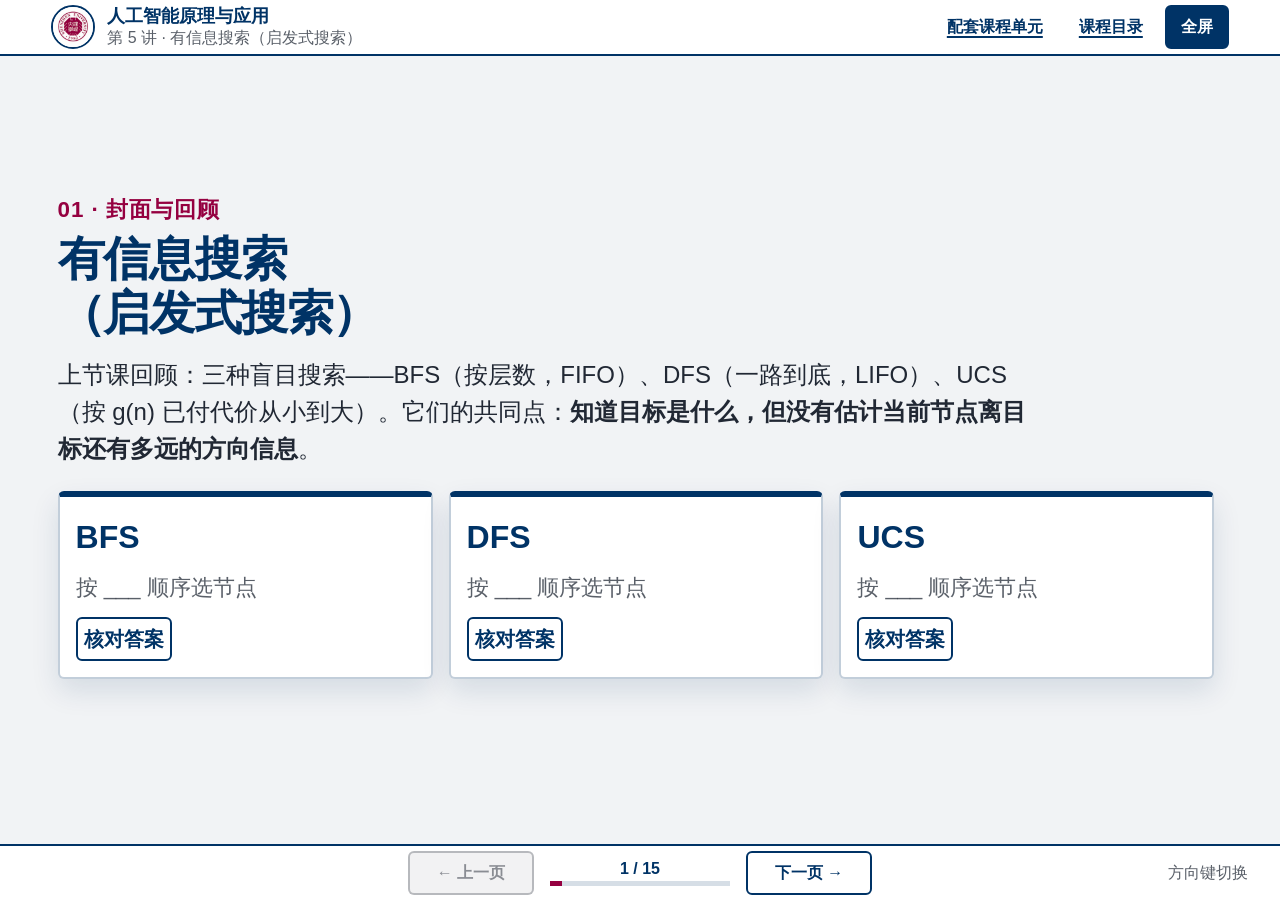
<file: lesson-5-live.html>
<!doctype html>
<html lang="zh-CN">
<head>
<meta charset="utf-8">
<meta name="viewport" content="width=device-width,initial-scale=1">
<meta name="theme-color" content="#003366">
<title>第 5 讲 · 有信息搜索（启发式搜索）</title>
<link rel="icon" href="favicon.svg">
<link rel="stylesheet" href="course-live-base.css?v=20261019-ui16">
<link rel="stylesheet" href="course-live-layouts.css?v=20261019-ui16">
<link rel="stylesheet" href="lesson-5-live.css?v=20261022-ppt3">
<script src="course-live.js?v=20261019-ui16" defer>
</script>
<script src="lesson-5-live.js?v=20261022-ppt4" defer>
</script>
<script src="course-live-layouts.js?v=20261019-ui16" defer>
</script>
</head>
<body class="course-shell" data-ui-standard="1.4">
<a class="skip" href="#deck">跳到课堂内容</a>
<header class="topbar">
<a class="brand" href="index.html">
<span class="brand-mark">
<img src="assets/szu-emblem.png" alt="深圳大学校徽">
</span>
<span>
<b>人工智能原理与应用</b>
<small>第 5 讲 · 有信息搜索（启发式搜索）</small>
</span>
</a>
<nav>
<a href="lesson.html?n=6">配套课程单元</a>
<a href="index.html#schedule">课程目录</a>
<button id="fullscreen" type="button">全屏</button>
</nav>
</header>
<main id="deck" class="deck" data-lesson-title="第 5 讲" aria-label="第 5 讲课堂放映页">
<section class="slide" id="p1" data-slide="1" data-layout="overview" data-source-lines="§1 · 25–36">
<div class="copy wide">
<p class="eyebrow">01 · 封面与回顾</p>
<h1>有信息搜索<br>（启发式搜索）</h1>
<p class="lead">上节课回顾：三种盲目搜索——BFS（按层数，FIFO）、DFS（一路到底，LIFO）、UCS（按 g(n) 已付代价从小到大）。它们的共同点：<b>知道目标是什么，但没有估计当前节点离目标还有多远的方向信息</b>。</p>
<div class="review-cards">
<article>
<b>BFS</b>
<p>按层数，FIFO</p>
<small>按 ___ 顺序选节点</small>
</article>
<article>
<b>DFS</b>
<p>一路到底，LIFO</p>
<small>按 ___ 顺序选节点</small>
</article>
<article>
<b>UCS</b>
<p>按 g(n) 已付代价从小到大</p>
<small>按 ___ 顺序选节点</small>
</article>
</div>
</div>
</section>
<section class="slide" id="p2" data-slide="2" data-layout="concept" data-source-lines="§2 · 38–51; 课件 3、5 页">
<div class="copy">
<p class="eyebrow">02 · 启发式函数</p>
<h2>什么是启发式函数 h(n)</h2>
<ul>
<li>在搜索问题中，每个节点 n 代表一个状态。启发式函数 h(n) 是一个<b>猜测值</b>：估计从当前节点到目标还需多少代价。</li>
<li>如果 h(n₁) &lt; h(n₂)，我们猜测从 n₁ 到目标的花费更低。</li>
<li>到了目标本身：h(n_goal) = 0。</li>
<li>算法用 h(n) 决定优先扩展哪些节点，减少无谓的搜索。假设你在地图上找路：启发式函数 h(n) 表示从当前城市到<b>北京的直线距离</b>。</li>
</ul>
</div>
<aside class="interaction-panel">
<div class="mini-map">
<span class="map-label start">当前城市</span>
<span class="map-label goal">北京</span>
<svg viewBox="0 0 640 300" role="img" aria-label="到北京的直线距离与实际路线示意">
<path class="road" d="M62 232 C120 228 106 118 190 126 S263 211 324 154 S423 95 563 58"/>
<path class="direct" d="M62 232 L563 58"/>
<circle cx="62" cy="232" r="12"/>
<circle cx="563" cy="58" r="12"/>
</svg>
</div>
<div class="distance-legend">
<span>直线距离</span>
<span>实际路线</span>
</div>
<p>直线距离只是估计，不一定等于真实行车距离</p>
</aside>
</section>
<section class="slide" id="p3" data-slide="3" data-layout="overview" data-source-lines="§3 · 53–66; 课件 4 页">
<div class="copy wide">
<p class="eyebrow">03 · 应用</p>
<h2>启发式搜索的典型应用</h2>
<div class="application-visual-grid" aria-label="三种直观应用示意">
<article>
<figure>
<img src="assets/lesson-5/application-navigation.png" alt="手机地图在多条道路中规划从当前位置到目的地的路线">
</figure>
<p>地图导航 / 出行规划：Google Maps、高德地图、Uber 等路径规划</p>
</article>
<article>
<figure>
<img src="assets/lesson-5/application-robot-path.png" alt="仓库机器人绕开货架和路障前往目标区域">
</figure>
<p>机器人路径规划：机器人和无人机在二维/三维环境中寻找最短路径</p>
</article>
<article>
<figure>
<img src="assets/lesson-5/application-game-path.png" alt="游戏角色绕开墙体、岩石和河流前往宝箱">
</figure>
<p>游戏 AI：NPC 路径规划（角色自动走到目标点）</p>
</article>
</div>
<p class="application-language">
<b>自然语言处理 / 机器翻译：</b>选择最有希望的句子候选</p>
</div>
</section>
<section class="slide" id="p4" data-slide="4" data-layout="demonstration" data-source-lines="§4 · 68–90; 课件 6–11、15 页">
<div class="copy">
<p class="eyebrow">04 · 贪心最好优先搜索</p>
<h2>贪心最好优先搜索 GBFS</h2>
<ul>
<li>使用启发式函数 h(n)，估计从当前节点 n 到目标的剩余代价。</li>
<li>每次扩展时，从候选节点中选择 <b>h(n) 最小</b>的那个（也就是看起来离目标最近的）。贪心只考虑当下“最优”的结果。</li>
<li>重复直到找到目标。</li>
<li>GBFS 的评价函数为 <b>f(n)=h(n)</b>；它只关心 h(n)，不关心 g(n)。</li>
<li>例子：从 Arad 到 Bucharest，h ＝到 Bucharest 的直线距离。</li>
</ul>
</div>
<aside class="interaction-panel map-demo">
<div class="demo-toolbar">
<button id="gbfs-next" class="primary-action" type="button">下一步</button>
</div>
<div class="map-layout">
<div class="map-visual">
<svg id="gbfs-map" class="romania-map" viewBox="0 0 760 470" role="img" aria-label="罗马尼亚地图上的贪心搜索过程">
</svg>
<p id="gbfs-path" class="solution-path" hidden>
</p>
</div>
<section class="scoreboard">
<h3>边缘记分牌</h3>
<div id="gbfs-score-list" class="score-list" aria-live="polite">
</div>
</section>
</div>
<details class="source-expansion h-reference">
<summary>查看完整 h 值表</summary>
<div class="source-expansion__body">
<ul class="heuristic-values" aria-label="到 Bucharest 的直线距离">
<li>
<span>Arad</span>
<b>366</b>
</li>
<li>
<span>Bucharest</span>
<b>0</b>
</li>
<li>
<span>Craiova</span>
<b>160</b>
</li>
<li>
<span>Dobreta</span>
<b>242</b>
</li>
<li>
<span>Eforie</span>
<b>161</b>
</li>
<li>
<span>Fagaras</span>
<b>178</b>
</li>
<li>
<span>Giurgiu</span>
<b>77</b>
</li>
<li>
<span>Hirsova</span>
<b>151</b>
</li>
<li>
<span>Iasi</span>
<b>226</b>
</li>
<li>
<span>Lugoj</span>
<b>244</b>
</li>
<li>
<span>Mehadia</span>
<b>241</b>
</li>
<li>
<span>Neamt</span>
<b>234</b>
</li>
<li>
<span>Oradea</span>
<b>380</b>
</li>
<li>
<span>Pitesti</span>
<b>98</b>
</li>
<li>
<span>Rimnicu Vilcea</span>
<b>193</b>
</li>
<li>
<span>Sibiu</span>
<b>253</b>
</li>
<li>
<span>Timisoara</span>
<b>329</b>
</li>
<li>
<span>Urziceni</span>
<b>80</b>
</li>
<li>
<span>Vaslui</span>
<b>199</b>
</li>
<li>
<span>Zerind</span>
<b>374</b>
</li>
</ul>
</div>
</details>
</aside>
</section>
<section class="slide" id="p5" data-slide="5" data-layout="concept" data-source-lines="§5 · 92–116; 课件 12–13 页">
<div class="copy">
<p class="eyebrow">05 · 贪心搜索的属性</p>
<h2>贪心搜索的属性</h2>
<div class="gbfs-properties">
<section>
<h3>1. 完备性（Completeness）</h3>
<p class="property-verdict">不保证完备</p>
<p>因为贪心搜索可能会掉进死胡同：它总是选择<b>看起来离目标最近的节点</b>，但如果路径被障碍物挡住，它可能在一个区域来回徘徊，无法找到解。</p>
<p>在有限状态空间＋<b>检查重复状态</b>的情况下，可以保证完备；否则不一定。</p>
</section>
<section>
<h3>2. 最优性（Optimality）</h3>
<p class="property-verdict">不保证最优解</p>
<p>原因：它只依赖启发式函数 h(n)（估计剩余代价），而不考虑从起点到当前节点的真实代价 g(n)。</p>
<p>所以它可能走了一条“<b>看起来近，但总成本更大</b>”的路线。</p>
</section>
</div>
<details class="source-expansion">
<summary>查看时间与空间复杂度</summary>
<div class="source-expansion__body">
<p>
<b>3. 时间复杂度（Time Complexity）：</b>最坏情况下，仍然可能需要扩展指数级的节点：O(b<sup>m</sup>)，其中 b 为分支因子，m 为最大深度。实际效率取决于启发式函数的质量。如果 h(n) 很好（接近真实代价），贪心搜索会比盲目搜索（BFS/DFS）快得多。</p>
<p>
<b>4. 空间复杂度（Space Complexity）：</b>和 UCS 类似，需要维护一个优先队列（按照 h(n) 排序）。空间复杂度与时间复杂度同量级：O(b<sup>m</sup>)。</p>
</div>
</details>
</div>
<aside class="interaction-panel">
<figure class="ppt-route-example">
<img src="assets/lesson-5/original-ppt-slide-12-route-example.jpeg" alt="导航案例：推荐方案59分钟、4.2公里、路口3个；方案二47分钟、3.3公里、路口4个">
</figure>
</aside>
</section>
<section class="slide" id="p6" data-slide="6" data-layout="overview" data-source-lines="§6 · 118–131">
<div class="copy wide">
<p class="eyebrow">06 · A* 算法</p>
<h2>A* 算法：把两个代价加起来</h2>
<div class="formula-intro">
<p>一致代价搜索：按<b>向后代价 g(n)</b>（已走多远）排序。</p>
<p>贪心搜索：按<b>前向代价 h(n)</b>（猜还有多远）排序。</p>
<p>
<b>A* 把两者相加：f(n) = g(n) + h(n)</b>——既看已走多远，又猜还有多远。</p>
<p>A* 每次选 <b>f(n) 最小</b>的节点扩展。</p>
</div>
<div class="formula-compare" aria-label="g(n) 加 h(n) 等于 f(n)">
<article>
<h3>一致代价搜索</h3>
<p>按<b>向后代价 g(n)</b>
</p>
<small>已走多远</small>
</article>
<b class="plus">＋</b>
<article>
<h3>贪心搜索</h3>
<p>按<b>前向代价 h(n)</b>
</p>
<small>猜还有多远</small>
</article>
<b class="equals">＝</b>
<article class="formula-result">
<h3>A*</h3>
<p>
<b>f(n) = g(n) + h(n)</b>
</p>
<small>既看已走多远，又猜还有多远</small>
</article>
</div>
</div>
</section>
<section class="slide" id="p7" data-slide="7" data-layout="demonstration" data-source-lines="§7 · 133–154">
<div class="copy wide">
<p class="eyebrow">07 · A* 走一遍</p>
<h2>A* 走一遍（罗马尼亚地图）</h2>
</div>
<aside class="interaction-panel map-demo">
<div class="demo-toolbar">
<button id="astar-next" class="primary-action" type="button">下一步</button>
<button id="compare-greedy" type="button">比一比</button>
</div>
<div class="map-layout">
<div class="map-visual">
<svg id="astar-map" class="romania-map" viewBox="0 0 760 470" role="img" aria-label="罗马尼亚地图上的 A* 搜索过程">
</svg>
<p id="astar-path" class="solution-path" hidden>
</p>
</div>
<section class="scoreboard">
<h3>边缘记分牌</h3>
<div id="astar-score-list" class="score-list" aria-live="polite">
</div>
</section>
</div>
<output id="astar-compare" class="compare-output" aria-live="polite">
</output>
<details class="demo-history">
<summary>查看讲解步骤与路径</summary>
<ol class="a-star-steps" id="astar-steps">
<li>第 1 步 · 展开 Arad：Sibiu f=140+253=<b>393</b> ｜ Timisoara f=118+329=447 ｜ Zerind f=75+374=449 → 选 Sibiu（393）</li>
<li>第 2 步 · 展开 Sibiu：Rimnicu f=220+193=<b>413</b> ｜ Fagaras f=239+176=415 ｜ Oradea f=291+380=671 → 选 Rimnicu（413）</li>
<li>第 3 步 · 展开 Rimnicu：Pitesti f=317+100=<b>417</b> ｜ Craiova f=366+160=526</li>
<li>第 4 步 · 展开 Fagaras（f=415 次小）：Bucharest f=450+0=450 —— <b class="danger-text">但边缘里还有 Pitesti f=417，继续！</b>
</li>
<li>第 5 步 · 展开 Pitesti（f=417）：Bucharest f=418+0=<b>418</b>，目标出队，结束</li>
</ol>
<p class="lead">
<b>最优路径：</b>Arad → Sibiu → Rimnicu Vilcea → Pitesti → Bucharest，代价 140+80+97+101=<b>418</b>
</p>
</details>
<details class="source-expansion h-reference">
<summary>查看完整 h 值表</summary>
<div class="source-expansion__body">
<ul class="heuristic-values" aria-label="到 Bucharest 的直线距离">
<li>
<span>Arad</span>
<b>366</b>
</li>
<li>
<span>Bucharest</span>
<b>0</b>
</li>
<li>
<span>Craiova</span>
<b>160</b>
</li>
<li>
<span>Dobreta</span>
<b>242</b>
</li>
<li>
<span>Eforie</span>
<b>161</b>
</li>
<li>
<span>Fagaras</span>
<b>176</b>
</li>
<li>
<span>Giurgiu</span>
<b>77</b>
</li>
<li>
<span>Hirsova</span>
<b>151</b>
</li>
<li>
<span>Iasi</span>
<b>226</b>
</li>
<li>
<span>Lugoj</span>
<b>244</b>
</li>
<li>
<span>Mehadia</span>
<b>241</b>
</li>
<li>
<span>Neamt</span>
<b>234</b>
</li>
<li>
<span>Oradea</span>
<b>380</b>
</li>
<li>
<span>Pitesti</span>
<b>100</b>
</li>
<li>
<span>Rimnicu Vilcea</span>
<b>193</b>
</li>
<li>
<span>Sibiu</span>
<b>253</b>
</li>
<li>
<span>Timisoara</span>
<b>329</b>
</li>
<li>
<span>Urziceni</span>
<b>80</b>
</li>
<li>
<span>Vaslui</span>
<b>199</b>
</li>
<li>
<span>Zerind</span>
<b>374</b>
</li>
</ul>
</div>
</details>
</aside>
</section>
<section class="slide" id="p8" data-slide="8" data-layout="concept" data-source-lines="§8 · 156–177; 课件 25 页">
<div class="copy">
<p class="eyebrow">08 · A* 伪代码</p>
<h2>A* 伪代码（填空小游戏）</h2>
<ol>
<li>将起点加入边缘，f=g+h，g=0</li>
<li>重复直到边缘为空：<br>a. 取出 f(n) 最小的节点 n<br>b. 若 n 是目标 → 返回路径<br>c. 否则对每个后继算 f=g+h，放回边缘</li>
<li>边缘为空还没到目标 → 无解</li>
</ol>
<details class="source-expansion">
<summary>查看完整伪代码</summary>
<div class="source-expansion__body">
<ol>
<li>将起点加入开放列表 OPEN，f(s)=g(s)+h(s)，g(s)=0。</li>
<li>重复以下步骤直到 OPEN 为空：<ol type="a">
<li>从 OPEN 中取出 f(n) 最小的节点 n。</li>
<li>若 n 为目标节点，则路径找到。</li>
<li>否则，对 n 的每个后继 n′：若 n′ 不在 OPEN 或新路径更优，更新 g(n′)=g(n)+c(n,n′)、f(n′)=g(n′)+h(n′)，并记录父节点 predecessor(n′)=n。</li>
</ol>
</li>
<li>若 OPEN 为空但未到目标 → 无解。</li>
</ol>
</div>
</details>
<pre class="pseudo-code">
<code>每次从边缘拿出 f(n) 最 ___ 的节点（大 / 小）<br>是目标就 ___ 这条路（返回 / 继续扩展）<br>不是目标就算后继的 f=g+h，放进 ___（边缘 / 回收站）</code>
</pre>
</div>
<aside class="interaction-panel code-quiz">
<div class="code-line">
<span>每次从边缘拿出 f(n) 最</span>
<button type="button" data-question="1" data-answer="big">大</button>
<button type="button" data-question="1" data-answer="small">小</button>
<span>的节点</span>
<b>
</b>
</div>
<div class="code-line">
<span>是目标就</span>
<button type="button" data-question="2" data-answer="return">返回</button>
<button type="button" data-question="2" data-answer="continue">继续扩展</button>
<span>这条路</span>
<b>
</b>
</div>
<div class="code-line">
<span>不是目标就算后继的 f=g+h，放进</span>
<button type="button" data-question="3" data-answer="frontier">边缘</button>
<button type="button" data-question="3" data-answer="bin">回收站</button>
<b>
</b>
</div>
</aside>
</section>
<section class="slide" id="p9" data-slide="9" data-layout="concept" data-source-lines="§9 · 179–196">
<div class="copy">
<p class="eyebrow">09 · 路径松弛</p>
<h2>同一节点走两次：路径松弛</h2>
<ul>
<li>同一状态 C 可能从两条岔路到达。</li>
<li>
<b>路径松弛</b>：发现更便宜的路径到达同一状态时，按更低代价更新边缘里的记录。</li>
<li>例：经 B 到 C，g(C)=2、h(C)=8，f(C)=8+2=10；后来经 A 到 C，g(C)=1.5、h(C) 仍为 8，f(C)=8+1.5=9.5——更新为 9.5。</li>
</ul>
</div>
<aside class="interaction-panel relax-demo">
<div class="diagram-viewport" tabindex="0" role="region" aria-label="教学图，窄屏可左右滚动">
<svg id="relax-graph" viewBox="0 0 700 340" role="img" aria-label="S 通过 A 或 B 到同一状态 C；g 改变，h(C)=8 保持不变">
</svg>
</div>
<div class="interaction-actions">
<button id="relax-b" type="button">经 B 到 C：8+2=10</button>
<button id="relax-a" type="button">经 A 到 C：8+1.5=9.5 ✅</button>
</div>
<output id="relax-status" role="status" aria-live="polite">
</output>
</aside>
</section>
<section class="slide" id="p10" data-slide="10" data-layout="concept" data-source-lines="§10 · 198–211; 课件 27–32 页">
<div class="copy">
<p class="eyebrow">10 · A* 的最优性</p>
<h2>A* 凭什么最优：h 不能高估</h2>
<ul>
<li>A* 最优的秘密：h 是<b>可采纳的（admissible）</b>——h(n) 永远 ≤ 从 n 到目标的真实代价，<b>永不高估</b>。</li>
<li>只要启发函数可采纳，A* 在找到真正的最优目标 G 之前，不会“错误地”结束搜索并确定次优目标 G₂。</li>
<li>反例：从 A 到目标 G 的真实剩余代价只有 1，若却估成 h(A)=6，A* 可能错过总成本为 2 的最优路径。</li>
</ul>
</div>
<aside class="interaction-panel admissible-demo">
<div class="diagram-viewport" tabindex="0" role="region" aria-label="教学图，窄屏可左右滚动">
<svg class="overestimate-graph" viewBox="0 0 720 360" role="img" aria-label="高估反例：S 到 A 代价 1，A 到 G 代价 1，S 直接到 G 代价 3，但 h(A) 被高估为 6">
<path class="overestimate-edge" d="M94 274L337 197L625 78"/>
<path class="overestimate-direct" d="M94 274Q370 350 625 78"/>
<circle class="overestimate-node" cx="94" cy="274" r="28"/>
<circle class="overestimate-node overestimate-node--bad" cx="337" cy="197" r="28"/>
<circle class="overestimate-node overestimate-node--goal" cx="625" cy="78" r="28"/>
<text class="overestimate-node-label" x="94" y="282">S</text>
<text class="overestimate-node-label" x="337" y="205">A</text>
<text class="overestimate-node-label" x="625" y="86">G</text>
<text class="overestimate-cost" x="205" y="218">1</text>
<text class="overestimate-cost" x="492" y="118">1</text>
<text class="overestimate-cost" x="371" y="316">3</text>
<text class="overestimate-warning" x="286" y="143">h(A)=6</text>
<text class="overestimate-caption" x="360" y="42">真实剩余代价 1，却估成 6</text>
</svg>
</div>
<div class="overestimate-result">
<span>最优路径</span>
<b>S → A → G</b>
<strong>总成本 2</strong>
</div>
<details class="demo-history">
<summary>查看一致性条件</summary>
<div class="principle-list">
<p>
<b>可采纳：</b>h(n) 不高估到目标的真实剩余代价。</p>
<p>
<b>一致性／单调性：</b>对任一相邻状态 n、n′，h(n) ≤ c(n,a,n′)+h(n′)；于是沿这一步有 f(n) ≤ f(n′)。</p>
<p>
<b>不一致的例子：</b>从家到公司估计 40 分钟，经加油站需要 10 分钟，再从加油站估计 25 分钟；40 &gt; 10+25。</p>
<p>
<b>一致的例子：</b>若从家到公司估计 30 分钟，则 30 ≤ 10+25。</p>
</div>
</details>
</aside>
</section>
<section class="slide" id="p11" data-slide="11" data-layout="concept" data-source-lines="§11 · 213–226; 课件 27、34 页">
<div class="copy">
<p class="eyebrow">11 · A* 的性质</p>
<h2>A* 的性质</h2>
<ul>
<li>
<b>完备</b>：在本课有限、正代价的地图中，存在解就能找到。</li>
<li>
<b>最优</b>：树搜索要求 h 可采纳；图搜索还要求 h 一致，或正确更新并重新打开更便宜的重复状态。</li>
<li>
<b>缺点</b>：所有待扩展节点都存内存，地图一大内存吃不消（工程上有 IDA*、MA* 等变体）。</li>
<li>
<b>退化关系</b>：h=0 时，f=g，A* 退化为一致代价搜索 UCS；这不表示 A* 在所有问题上都比 UCS 更快。</li>
</ul>
<details class="source-expansion">
<summary>查看复杂度与理想启发函数</summary>
<div class="source-expansion__body">
<p>
<b>时间复杂度：</b>最坏情况下，A* 仍可能扩展指数级节点：O(b<sup>d</sup>)，其中 b 为分支因子，d 为解的深度。</p>
<p>
<b>启发质量：</b>h(n)=0 时，A* 退化为 UCS；若 h(n)=h*(n)，A* 只扩展最优路径上的节点（理想情况）。</p>
<p>
<b>空间复杂度：</b>空间复杂度为 O(b<sup>d</sup>)；OPEN 表和 CLOSED 表需要存储所有生成的节点。</p>
</div>
</details>
</div>
<aside class="interaction-panel property-icons">
<article>
<span class="property-icon good">✓</span>
<h3>完备</h3>
<p>本课有限、正代价的地图中，存在解就能找到。</p>
</article>
<article>
<span class="property-icon good">✓</span>
<h3>最优</h3>
<p>树搜索：h 可采纳；图搜索：h 一致或正确重新打开节点。</p>
</article>
<article>
<span class="property-icon warn">!</span>
<h3>内存大</h3>
<p>所有待扩展节点都存内存。</p>
</article>
</aside>
</section>
<section class="slide" id="p12" data-slide="12" data-layout="concept" data-source-lines="§12 · 228–244">
<div class="copy">
<p class="eyebrow">12 · f-等高线</p>
<h2>f-等高线</h2>
<ul>
<li>在本例使用的一致直线距离启发函数下，A* 按 f 值递增的顺序扩展节点。</li>
<li>把 f 不超过同一阈值的节点圈起来作示意：f≤380、f≤400、f≤420。最优路径到 Bucharest 的 f=418，落在第三圈内。</li>
</ul>
</div>
<aside class="interaction-panel contour-demo">
<div class="diagram-viewport" tabindex="0" role="region" aria-label="教学图，窄屏可左右滚动">
<svg id="contour-map" viewBox="0 0 720 400" role="img" aria-label="按真实节点 f 值逐步显示 f≤380、400、420 的示意范围">
</svg>
</div>
<div class="interaction-actions">
<button id="contour-next" class="primary-action" type="button">下一步</button>
</div>
<output id="contour-status" role="status" aria-live="polite">
</output>
</aside>
</section>
<section class="slide" id="p13" data-slide="13" data-layout="overview" data-source-lines="§13 · 246–267; 课件 35 页">
<div class="copy wide">
<p class="eyebrow">13 · 总结</p>
<h2>总结</h2>
<div class="summary-algorithms">
<article>
<h3>贪心 GBFS</h3>
<p>扩展最小 h —— 完备性有条件，不保证最优。</p>
</article>
<article>
<h3>A*</h3>
<p>扩展最小 g+h —— 在相应条件下完备、最优。</p>
</article>
</div>
<ul>
<li>启发函数 h：估计到目标的代价。</li>
<li>好的 h 可能显著减少计算量；也可以用学习方法为搜索提供引导信息。</li>
<li>思考：两种启发式算法分别是什么？各自的完备性和最优性？</li>
</ul>
<aside class="frontier-card">
<h3>知识卡片 · 前沿：学习方法怎样帮助搜索</h3>
<p>
<b>本课的 h(n) 是到目标的代价估计；下面三个研究都把学习与搜索结合，但并不使用同一种 h。</b>
</p>
<p>
<b>AlphaZero（DeepMind）</b>：价值网络估计棋局结果，配合蒙特卡洛树搜索评估下法。价值估计与本课的“评估候选节点”有相通之处，但它不是 A* 所需的剩余路径代价 h(n)。</p>
<p>
<b>Neural A*（2021）</b>：用可训练的编码器生成引导图，再与可微的 A* 搜索结合，用于路径规划。论文报告了搜索质量与效率的权衡结果；没有统一的“比人工 h 快几十倍”结论。</p>
<p>
<b>Tree of Thoughts（2023）</b>：让大模型生成、评价并搜索多条中间思路。它与本课相通的是显式保留和比较候选路径；评价分数不等同于 A* 的可采纳 h(n)。</p>
<p class="source-note">原始资料：<a href="https://deepmind.google/blog/alphazero-shedding-new-light-on-chess-shogi-and-go/" target="_blank" rel="noopener">AlphaZero</a> · <a href="https://proceedings.mlr.press/v139/yonetani21a.html" target="_blank" rel="noopener">Neural A*</a> · <a href="https://arxiv.org/abs/2305.10601" target="_blank" rel="noopener">Tree of Thoughts</a>
</p>
</aside>
</div>
</section>
<section class="slide" id="p14" data-slide="14" data-layout="overview" data-source-lines="§14 · 269–280; 课件 12、35 页">
<div class="copy wide">
<p class="eyebrow">14 · 小结与复习</p>
<h2>小结与复习</h2>
<ol class="review-summary">
<li>
<b>启发函数 h(n)</b>：从 n 到目标的估计代价，是猜测；h(目标)=0。</li>
<li>
<b>贪心 GBFS</b>：每次扩展 h 最小的节点。有限状态空间且检查重复状态时可保证完备；不保证最优（罗马尼亚例：找到 450，非最优 418）。</li>
<li>
<b>A*</b>：f(n)=g(n)+h(n)，每次扩展 f 最小。g 管已走代价，h 管剩余估计。</li>
<li>
<b>可采纳性</b>：h(n) ≤ 真实剩余代价，不高估。树搜索以此保证最优；图搜索还需 h 一致，或正确更新并重新打开节点。</li>
<li>
<b>路径松弛</b>：同一状态发现更便宜路径时，更新边缘里的 g/f。</li>
<li>
<b>f-等高线</b>：A* 优先扩展 f 小的节点；等高线示意的是递增的 f 阈值，不是实际地图上的同心圆。</li>
<li>
<b>退化关系</b>：h=0 时 A* 退化为 UCS。</li>
<li>
<b>前沿</b>：AlphaZero、Neural A*、Tree of Thoughts 都结合了学习与搜索，但并非都学习同一种 h(n)。</li>
</ol>
</div>
</section>
<section class="slide" id="p15" data-slide="15" data-layout="assessment" data-source-lines="§15 · 282–304">
<div class="copy">
<p class="eyebrow">15 · 课堂自测</p>
<h2>课堂自测（教材习题改编）</h2>
</div>
<aside class="interaction-panel quiz-panel">
<div class="quiz-progress">
<span id="quiz-count">第 1 / 8 题</span>
<b id="quiz-score">已答对 0 题</b>
</div>
<article class="quiz-card" id="quiz-card">
</article>
<div class="interaction-actions">
<button id="quiz-prev" type="button">上一题</button>
<button id="quiz-next" class="primary-action" type="button">下一题</button>
</div>
<output id="quiz-total" class="quiz-total" role="status" aria-live="polite">当前答对 0 / 8 题</output>
</aside>
</section>
</main>
<footer class="course-pager" aria-label="课程翻页">
  <button id="prev" class="course-pager__previous" type="button">← 上一页</button>
  <div class="course-pager__position">
<span id="page-number" aria-live="polite">1 / 15</span>
<i class="course-pager__track" aria-hidden="true">
<b id="progress">
</b>
</i>
</div>
  <button id="next" class="course-pager__next" type="button">下一页 →</button>
  <small class="course-pager__hint">方向键切换</small>
</footer>
</body>
</html>
</file>
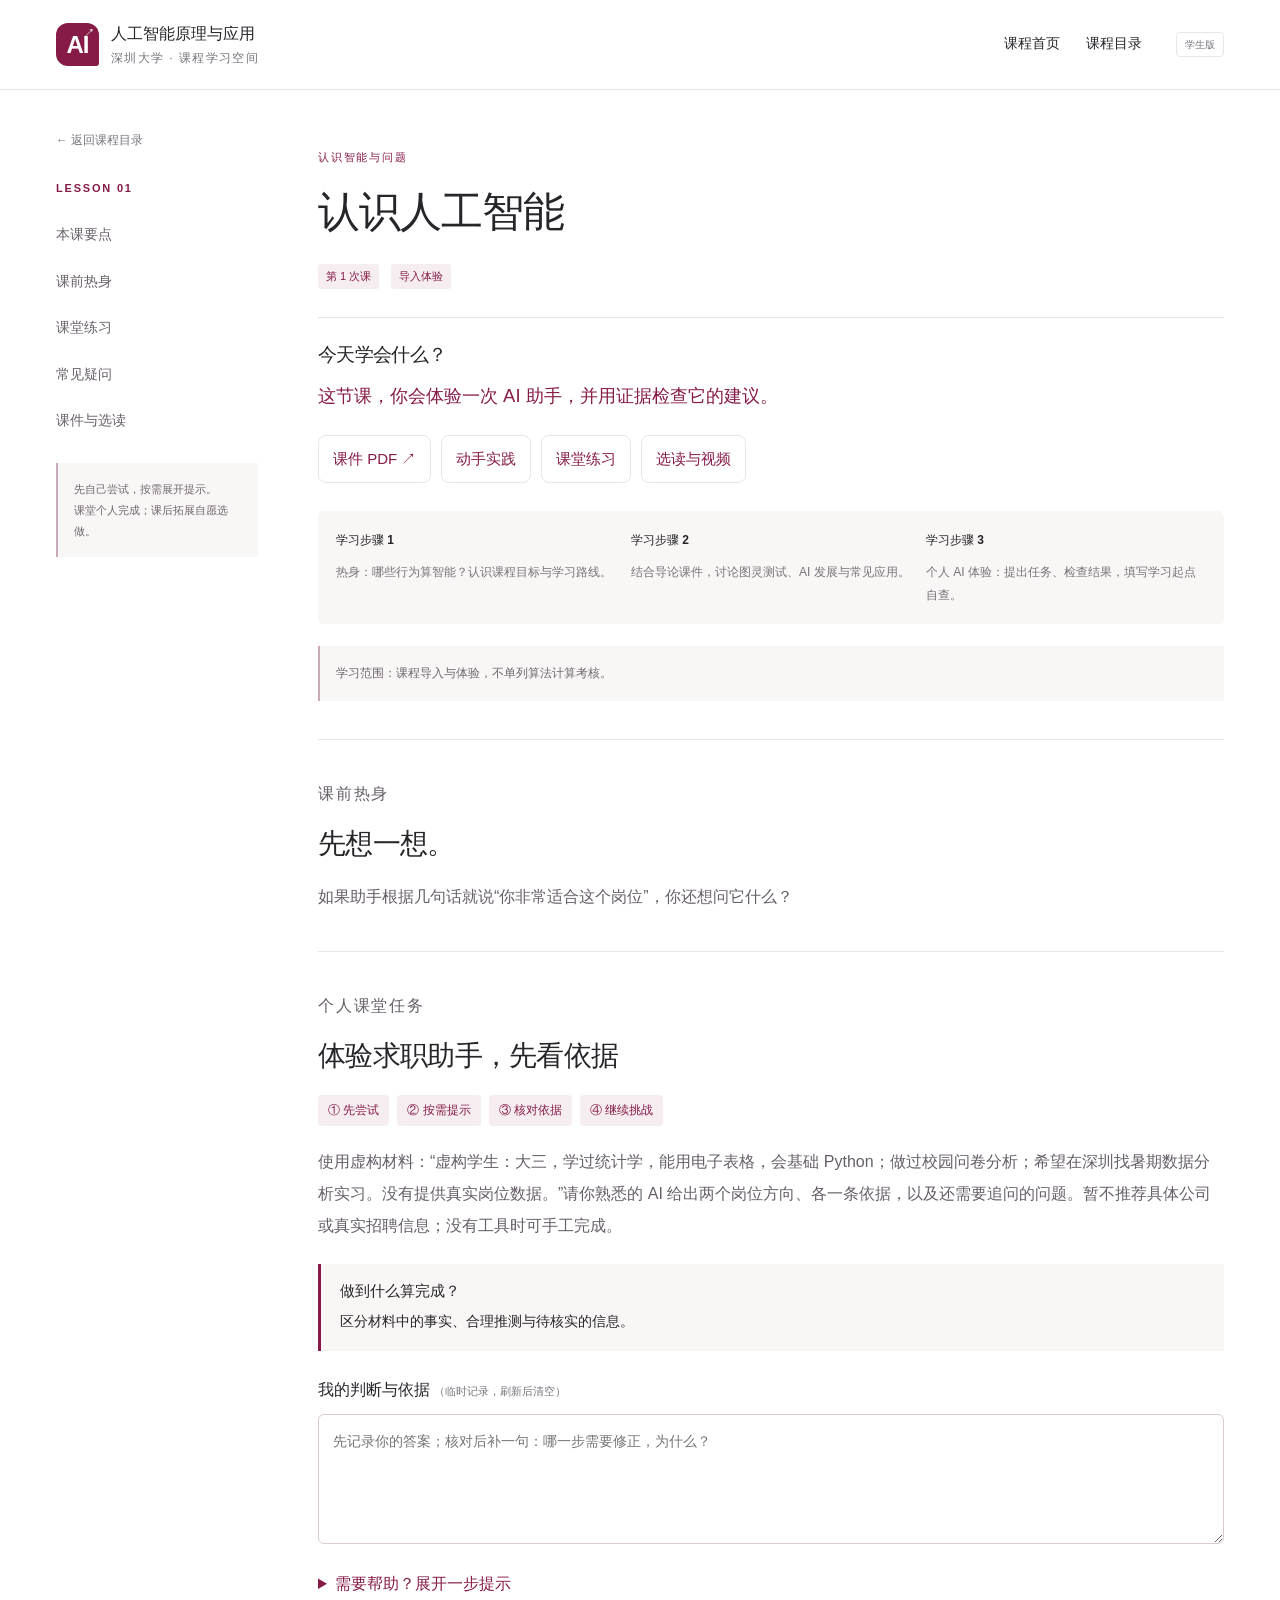
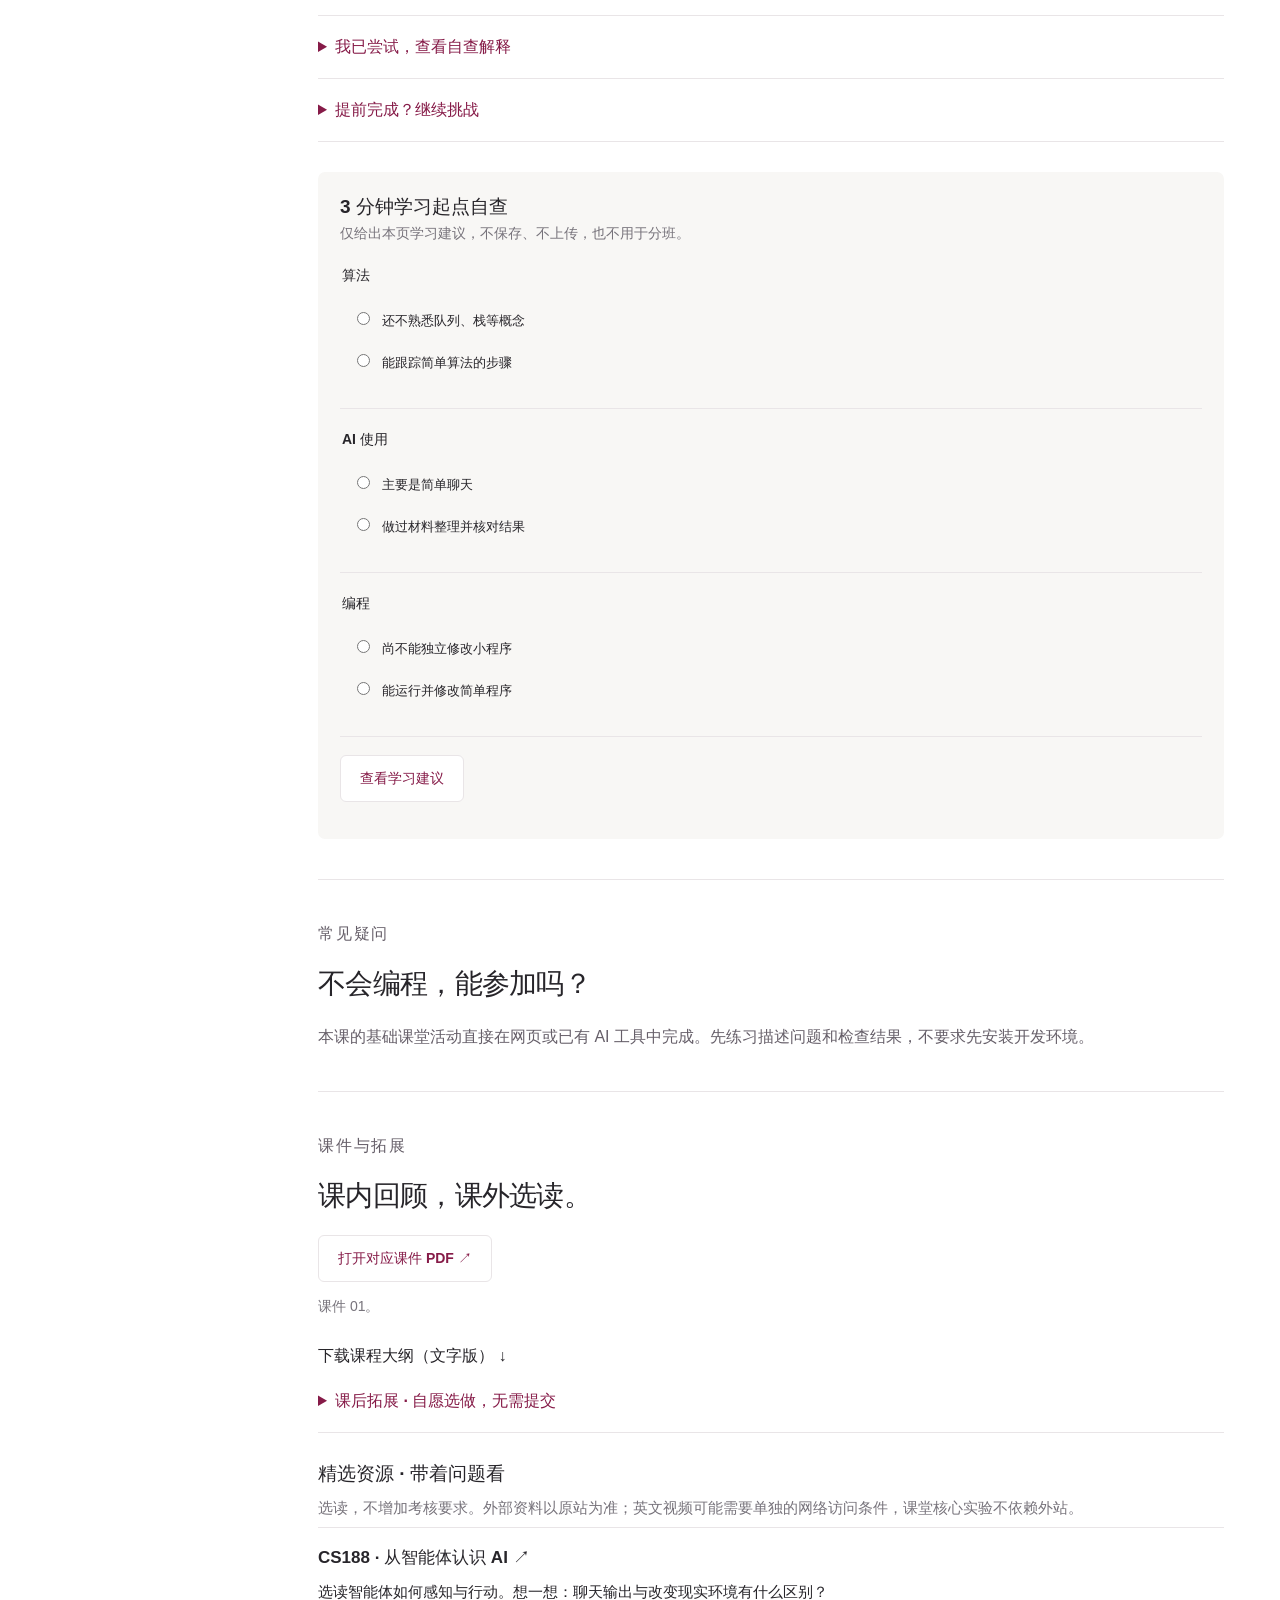
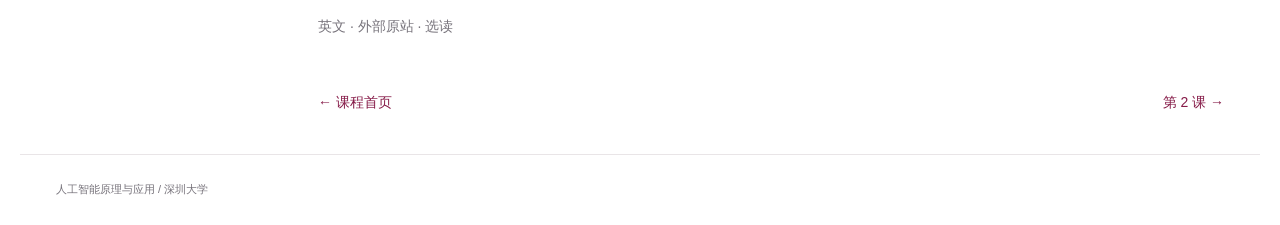
<file: lesson.html>
<!doctype html><html lang="zh-CN"><head><meta charset="utf-8"><meta name="viewport" content="width=device-width,initial-scale=1"><title>课次学习 · 人工智能原理与应用</title><link rel="icon" href="favicon.svg"><link rel="stylesheet" href="styles.css?v=20260917-1"><script src="course-data.js?v=20260918-2" defer></script><script src="curriculum.js?v=20260918-4" defer></script><script src="literature-content.js?v=20260921-3" defer></script><script src="course-widgets.js?v=20260916-1" defer></script><script src="jug-core.js?v=20260916-1" defer></script><script src="search-core.js?v=20260918-3" defer></script><script src="lesson.js?v=20260918-2" defer></script><script src="labs.js?v=20260918-3" defer></script><script src="course-lesson.js?v=20260918-4" defer></script><script src="extensions.js?v=20260918-4" defer></script><script src="frontier-readings.js?v=20260918-4" defer></script><link rel="stylesheet" href="lesson-02-media.css?v=20260918-1"><script src="vacuum-core.js?v=20260918-1" defer></script><script src="lesson-02-media.js?v=20260918-4" defer></script><link rel="stylesheet" href="lesson-03-enhancements.css?v=20260918-1"><script src="lesson-03-enhancements.js?v=20260918-1" defer></script><link rel="stylesheet" href="course-experience.css?v=20260918-3"><script src="map-core.js?v=20260918-3" defer></script><link rel="stylesheet" href="literature-labs.css?v=20260918-4"><script src="literature-core.js?v=20260918-4" defer></script><script src="literature-labs.js?v=20260921-1" defer></script><script src="course-experience.js?v=20260921-3" defer></script><link rel="stylesheet" href="lesson-foundations.css?v=20260921-1"><script src="lesson-foundations.js?v=20260918-5" defer></script><script src="lesson-03-refresh.js?v=20260921-2" defer></script><link rel="stylesheet" href="classic-search-labs.css?v=20260918-5"><script src="classic-search-core.js?v=20260918-5" defer></script><script src="classic-search-labs.js?v=20260921-2" defer></script><link rel="stylesheet" href="lesson-11-rag.css?v=20260921-1"><script src="lesson-11-rag.js?v=20260921-1" defer></script><link rel="stylesheet" href="course-ui.css?v=20260921-4"><script src="course-ui.js?v=20260921-5" defer></script></head><body><a class="skip" href="#main">跳到正文</a><header class="header"><a class="brand" href="index.html"><span class="brand-mark">AI<span>↗</span></span><span>人工智能原理与应用<small>深圳大学 · 课程学习空间</small></span></a><nav aria-label="主导航"><a href="index.html">课程首页</a><a href="index.html#schedule">课程目录</a></nav><span class="preview-label">学生版</span></header><main id="main" class="wrap lesson-layout"><aside class="lesson-nav"><a class="back-link" href="index.html#schedule">← 返回课程目录</a><p id="lesson-number" class="eyebrow"></p><nav aria-label="本课目录"><a href="#overview">01 本课要点</a><a href="#warmup">02 课前热身</a><a href="#activity">03 课堂任务</a><a id="widget-nav" href="#interactive" hidden>本课互动</a><a href="#faq">常见疑问</a><a href="#materials">课件与拓展</a></nav><div class="note">先自己尝试，按需展开提示。<br>课堂个人完成；课后拓展自愿选做。</div></aside><article id="lesson-content" class="lesson-content"><noscript>请启用 JavaScript 查看本课内容。</noscript></article></main><footer class="footer wrap"><span>人工智能原理与应用 / 深圳大学</span></footer></body></html>
</file>
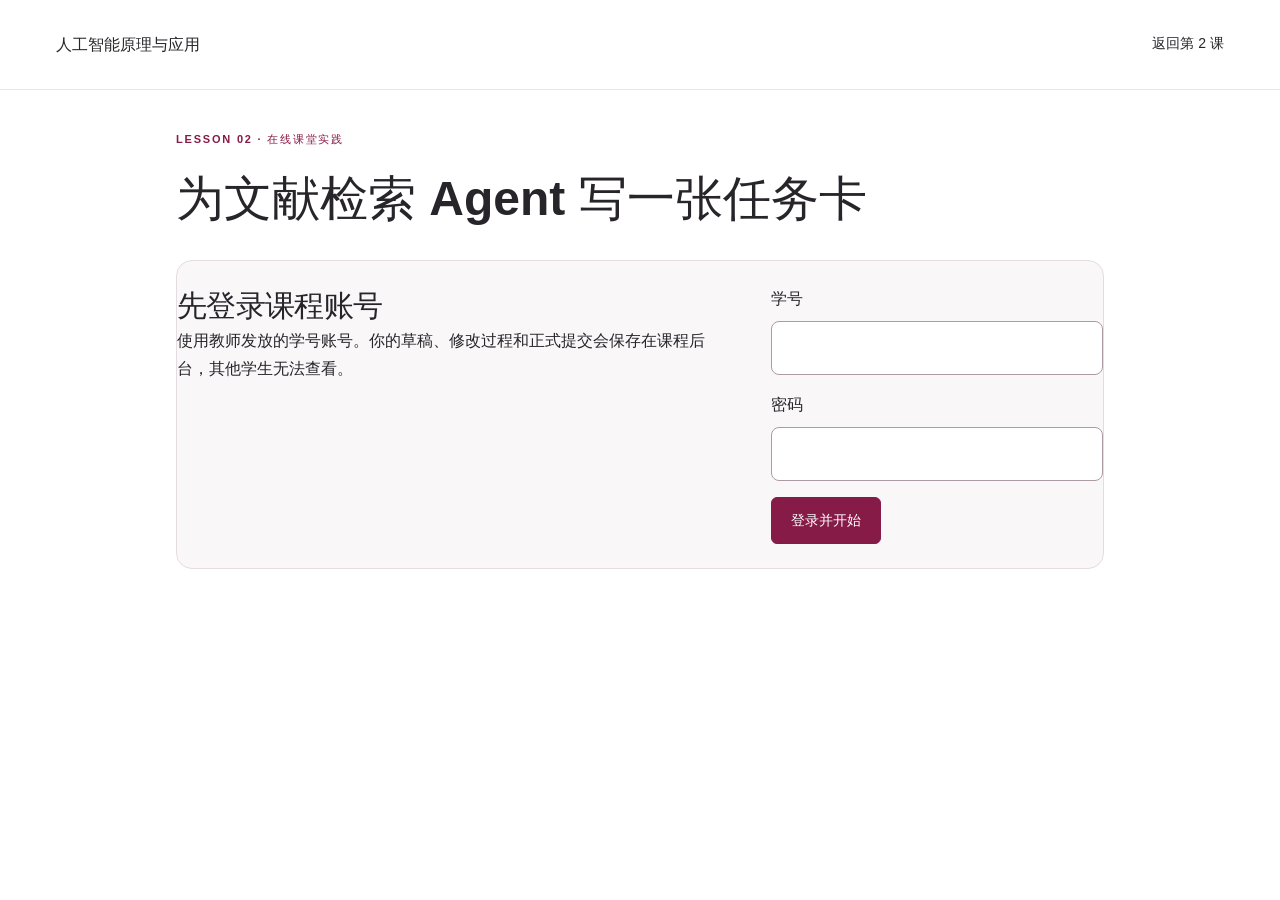
<file: practice-pilot.html>
<!doctype html>
<html lang="zh-CN">
<head>
  <meta charset="utf-8">
  <meta name="viewport" content="width=device-width,initial-scale=1">
  <title>第 2 课 · 在线课堂实践</title>
  <link rel="stylesheet" href="styles.css">
  <link rel="stylesheet" href="practice-pilot.css">
  <script src="cloudbase-sdk.js" defer></script>
  <script src="practice-pilot.js" defer></script>
</head>
<body>
  <header class="header"><a class="brand" href="index.html">人工智能原理与应用</a><nav><a href="lesson.html?n=2#literature-lab">返回第 2 课</a></nav></header>
  <main class="wrap pilot">
    <p class="eyebrow">LESSON 02 · 在线课堂实践</p><h1>为文献检索 Agent 写一张任务卡</h1>
    <section id="login-panel" class="account-panel">
      <div><h2>先登录课程账号</h2><p>使用教师发放的学号账号。你的草稿、修改过程和正式提交会保存在课程后台，其他学生无法查看。</p></div>
      <form id="login-form" class="login-form"><label>学号<input id="username" required autocomplete="username" inputmode="numeric" maxlength="24"></label><label>密码<input id="password" required type="password" autocomplete="current-password"></label><button class="button" type="submit">登录并开始</button></form>
    </section>
    <section id="loading-panel" class="account-panel" hidden><p>正在连接课程后台……</p></section>
    <div id="workspace" hidden>
      <div class="session-bar"><div><span class="online-dot" aria-hidden="true"></span><strong id="student-name"></strong><span id="student-number"></span></div><button id="logout" type="button" class="text-button">退出登录</button></div>
      <div class="note"><strong>这是一项在线课堂活动。</strong>“保存草稿”可继续修改；“正式提交”会生成不可覆盖的新版本。教师可以查看你的提交与过程记录。请勿填写账号密码、未授权论文全文或其他敏感信息。</div>
      <p>任务：设计一个从授权材料中检索论文、核验证据并辅助整理综述的 Agent。先独立填写 PEAS，再借助 AI 检查，最后说明你为什么修改。</p>
      <form id="practice-form">
        <section><h2>① 先独立尝试</h2><p>每项至少给一个具体例子。注意区分“评价表现的标准”和“执行动作的接口”。</p>
          <div class="peas-grid"><label>P · 绩效度量<textarea id="p" maxlength="4000" required rows="3" placeholder="如何判断找得好、答得可靠？"></textarea></label><label>E · 环境<textarea id="e" maxlength="4000" required rows="3" placeholder="在哪些材料或数据库中工作？"></textarea></label><label>A · 执行器<textarea id="a" maxlength="4000" required rows="3" placeholder="通过哪些接口执行查询、读取或输出？"></textarea></label><label>S · 传感器<textarea id="s" maxlength="4000" required rows="3" placeholder="通过什么接口接收问题、结果与原文？"></textarea></label></div>
          <label>环境判断与假设<textarea id="environment" maxlength="4000" required rows="3" placeholder="是否完全可观察？是否动态？写清任务期间的假设和理由。"></textarea></label><button type="button" id="save-first" class="button secondary">锁定独立初稿</button><p id="first-status" class="muted"></p>
        </section>
        <section><h2>② 借助 AI 检查</h2><p>锁定初稿后，把生成的提示词复制到你使用的 AI 工具。核查内容后再发送，只使用授权或测试材料；再把最关键的问答摘录回来。</p><button type="button" id="make-prompt" class="button secondary">生成检查提示词</button><label>可复制的提示词<textarea id="prompt" rows="6" readonly></textarea></label><button type="button" id="copy-prompt" class="button secondary">复制提示词</button><label>AI 工具 / 模型（可选）<input id="model" maxlength="100" placeholder="按工具实际显示填写，不确定可留空"></label><label>关键问答摘录<textarea id="dialogue" maxlength="20000" rows="6" placeholder="我问：… / AI 回答：…；没有使用 AI 可留空。"></textarea></label><p>AI 建议不等于标准答案。未使用 AI 也可以完成任务。</p></section>
        <section><h2>③ 修改并说明理由</h2><label>最终任务卡<textarea id="final" maxlength="12000" required rows="7" placeholder="写出完整 PEAS、环境判断和必要假设。"></textarea></label><label>我修改了什么，为什么？<textarea id="reason" maxlength="4000" required rows="4" placeholder="指出采纳或拒绝了哪条建议及依据；如未修改，也请说明。"></textarea></label><label class="confirm-row"><input id="confirmed" type="checkbox" required> 我已检查内容，确认将这个版本提交给教师。</label></section>
        <div class="pilot-actions"><button type="button" id="save-draft" class="button secondary">保存草稿</button><button type="submit" class="button">正式提交新版本</button></div>
      </form>
      <p id="status" role="status" aria-live="polite"></p>
      <section><h2>我的提交版本</h2><p class="muted">正式提交的版本不能覆盖或删除；如需修正，请提交一个新版本。</p><div id="history"></div></section>
    </div>
  </main>
</body>
</html>
</file>
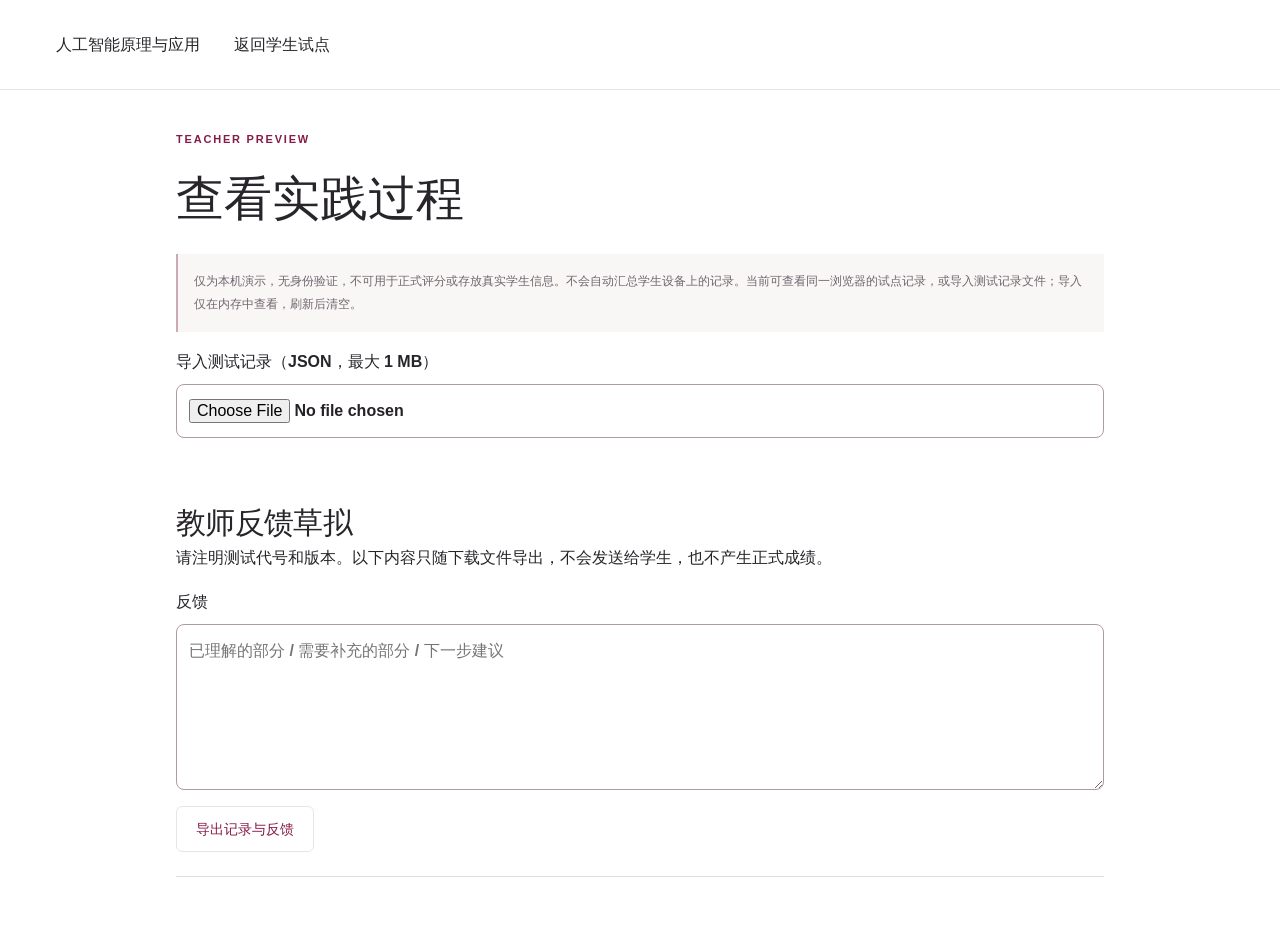
<file: practice-review.html>
<!doctype html><html lang="zh-CN"><head><meta charset="utf-8"><meta name="viewport" content="width=device-width,initial-scale=1"><title>实践记录 · 教师演示</title><link rel="stylesheet" href="styles.css"><link rel="stylesheet" href="practice-pilot.css"><script src="practice-pilot.js" defer></script></head><body><header class="header"><a class="brand" href="index.html">人工智能原理与应用</a><a href="practice-pilot.html">返回学生试点</a></header><main class="wrap pilot"><p class="eyebrow">TEACHER PREVIEW</p><h1>查看实践过程</h1><div class="note">仅为本机演示，无身份验证，不可用于正式评分或存放真实学生信息。不会自动汇总学生设备上的记录。当前可查看同一浏览器的试点记录，或导入测试记录文件；导入仅在内存中查看，刷新后清空。</div><label>导入测试记录（JSON，最大 1 MB）<input type="file" id="import" accept=".json,application/json"></label><p id="status" role="status" aria-live="polite"></p><div id="review"></div><section><h2>教师反馈草拟</h2><p>请注明测试代号和版本。以下内容只随下载文件导出，不会发送给学生，也不产生正式成绩。</p><label>反馈<textarea id="feedback" maxlength="10000" rows="5" placeholder="已理解的部分 / 需要补充的部分 / 下一步建议"></textarea></label><button id="export-review" class="button secondary">导出记录与反馈</button></section></main></body></html>
</file>
<file: styles.css>
@charset "UTF-8";
:root{--ink:#27252a;--muted:#77737b;--wine:#861b48;--wine-dark:#631332;--pink:#f6edf1;--line:#e9e5e7;--paper:#fff;--soft:#f8f7f5;--green:#27634e;font-family:Inter,-apple-system,BlinkMacSystemFont,"Segoe UI","PingFang SC","Microsoft YaHei",sans-serif;color:var(--ink);font-size:16px;line-height:1.75;font-synthesis:none;scroll-behavior:smooth;scroll-padding-top:110px}
*{box-sizing:border-box}body{margin:0;background:var(--paper)}a{color:inherit;text-decoration:none}button,input{font:inherit}button,a,summary{-webkit-tap-highlight-color:transparent}button,summary{cursor:pointer}button:disabled{cursor:not-allowed;opacity:.36}a:focus-visible,button:focus-visible,summary:focus-visible,input:focus-visible{outline:3px solid #c65b85;outline-offset:4px}h1,h2,h3,h4,p{margin:0}h1,h2,h3,h4{line-height:1.4}p+p{margin-top:12px}h2{font-size:30px;font-weight:650;letter-spacing:-.7px}h3{font-size:19px}b,strong{font-weight:650}.wrap{max-width:1240px;padding-left:36px;padding-right:36px;margin-left:auto;margin-right:auto}.muted{color:var(--muted);font-size:14px}.eyebrow{font-size:11px;font-weight:700;letter-spacing:1.8px;color:var(--wine);margin-bottom:16px}.skip{position:fixed;top:-100px;left:10px;background:white;padding:10px;z-index:100}.skip:focus{top:10px}.header{min-height:90px;display:flex;align-items:center;gap:34px;padding:16px max(36px,calc((100vw - 1168px)/2));border-bottom:1px solid var(--line);background:rgba(255,255,255,.96);position:sticky;top:0;z-index:20}.brand{display:flex;align-items:center;gap:12px;font-size:16px;font-weight:650;white-space:nowrap;line-height:1.5}.brand small{display:block;font-size:10px;letter-spacing:1.4px;color:var(--muted);font-weight:400;margin-top:3px}.brand-mark{display:flex;align-items:center;justify-content:center;position:relative;background:var(--wine);color:#fff;font-size:24px;letter-spacing:-1px;font-weight:700;width:43px;height:43px;border-radius:12px 12px 3px 12px}.brand-mark span{font-size:13px;position:absolute;top:1px;right:5px}.header nav{margin-left:auto;display:flex;gap:26px;white-space:nowrap;font-size:13px}.header nav a{padding:7px 0;border-bottom:2px solid transparent}.header nav a:hover,.header nav a.active{color:var(--wine);border-color:var(--wine)}.preview-label{font-size:10px;white-space:nowrap;padding:3px 8px;border:1px solid var(--line);color:var(--muted);border-radius:4px}.hero{padding-top:76px;padding-bottom:64px;display:grid;grid-template-columns:1.05fr 1fr;gap:65px;align-items:center}.hero h1{font-size:49px;letter-spacing:-1.8px;line-height:1.4;font-weight:650;margin:0 0 22px}.hero-description{font-size:16px;color:#68636b;line-height:1.9}.hero-actions{display:flex;gap:25px;align-items:center;margin-top:29px}.button{display:inline-flex;align-items:center;justify-content:center;gap:22px;border:1px solid var(--wine);background:var(--wine);color:white;border-radius:6px;padding:11px 19px;font-size:14px;font-weight:550;line-height:1.6;transition:background .15s,transform .15s}.button:hover{background:var(--wine-dark);transform:translateY(-1px)}.button.secondary{background:#fff;border-color:var(--line);color:var(--wine);white-space:nowrap}.button.secondary:hover{background:var(--pink)}.button.light{background:white;color:var(--wine);border-color:white}.text-link{font-size:13px;color:var(--wine)}.text-link:hover{text-decoration:underline}.course-meta{display:flex;flex-wrap:wrap;gap:0;margin-top:33px;font-size:11px;color:var(--muted)}.course-meta span+span{border-left:1px solid #d8d3d6;margin-left:14px;padding-left:14px}.hero-visual{background:var(--soft);border:1px solid var(--line);border-radius:12px;padding:24px 24px 15px;position:relative;background-image:radial-gradient(#d8d3d766 .8px,transparent .8px);background-size:19px 19px}.visual-top,.visual-bottom{display:flex;justify-content:space-between;align-items:center;font-size:9px;letter-spacing:.6px;color:#847d82;gap:8px}.visual-top{margin-bottom:18px;font-size:10px}.live-dot{background:white;padding:3px 7px;border-radius:20px}.live-dot:before{content:"";display:inline-block;background:#728674;width:5px;height:5px;border-radius:50%;margin-right:5px}.hero-visual svg{width:100%;display:block;overflow:visible}.tree-edges path{stroke:#d5cdd2;stroke-width:1.5;fill:none}.chosen-path{fill:none;stroke:var(--wine);stroke-width:3;stroke-dasharray:6 5;animation:flow 18s linear infinite}.tree-nodes circle{fill:#fff;stroke:#d7cfd3;stroke-width:1.5}.tree-nodes circle:nth-child(1),.tree-nodes circle:nth-child(2){stroke:var(--wine)}.tree-nodes circle:nth-child(5){fill:var(--wine);stroke:var(--wine)}.tree-labels text{font-size:17px;text-anchor:middle;fill:#625761;font-family:monospace}.tree-labels text:nth-child(5){fill:white}.svg-note{font-size:11px;fill:#8c6c7c;text-anchor:middle}.visual-bottom{border-top:1px solid var(--line);padding-top:14px}.legend-dot{display:inline-block;width:6px;height:6px;border-radius:50%;background:var(--wine);margin-right:4px}@keyframes flow{to{stroke-dashoffset:-220}}.goals{display:grid;grid-template-columns:1.05fr repeat(4,1fr);gap:28px;border-top:1px solid var(--line);border-bottom:1px solid var(--line);padding-top:32px;padding-bottom:33px}.section-kicker{font-size:18px;line-height:1.7;font-weight:600;padding-top:8px}.number{font-family:monospace;font-size:12px;color:var(--wine);display:block;margin-bottom:7px}.goals h3{font-size:16px;margin-bottom:6px}.goals p{font-size:12px;color:var(--muted);line-height:1.7;max-width:150px}.section{padding-top:70px;padding-bottom:65px}.section-heading{display:flex;justify-content:space-between;align-items:center;gap:24px;margin-bottom:30px}.section-heading .eyebrow{margin-bottom:10px}.section-heading>p{font-size:12px;color:var(--muted);text-align:right;line-height:1.8}.schedule-layout{display:grid;grid-template-columns:240px 1fr;gap:58px}.schedule-aside{border-top:3px solid var(--wine);padding-top:23px}.schedule-aside h3{font-size:25px;margin-bottom:27px}.schedule-aside ol{list-style:none;padding:0;margin:0 0 27px;font-size:13px;line-height:2.6}.schedule-aside li span{font-family:monospace;color:var(--wine);margin-right:13px}.note{background:var(--soft);border-left:2px solid #cba9b8;padding:16px;font-size:12px;color:#716570;line-height:1.9;margin-top:22px}.module-heading{font-size:11px;letter-spacing:.7px;color:var(--muted);padding:12px 0 9px;border-bottom:1px solid var(--line)}.course-list section+section{margin-top:25px}.course-row{display:grid;grid-template-columns:40px 1fr auto;gap:14px;align-items:center;padding:18px 10px;border-bottom:1px solid var(--line)}.lesson-number{font-size:22px;color:#a6a0a5;font-family:Georgia,serif}.course-row h4{font-size:15px;font-weight:550}.course-row p{font-size:11px;color:var(--muted);margin-top:4px;line-height:1.7}.tag{font-size:9px;color:#898187;white-space:nowrap;border:1px solid var(--line);border-radius:4px;padding:2px 7px}.course-row.available{background:var(--pink);border-left:3px solid var(--wine);padding-left:7px;transition:background .15s}.course-row.available:hover{background:#efdce5}.available .lesson-number,.available h4,.available .tag{color:var(--wine)}.available .tag{border-color:#dfbdcd;background:#fff6fa}.lab-banner{background:var(--wine);color:white;padding-top:42px;padding-bottom:42px;display:flex;justify-content:space-between;align-items:center;border-radius:10px;max-width:1168px}.lab-banner .eyebrow{color:#e7b5cc;margin-bottom:10px}.lab-banner h2{font-size:28px}.lab-banner p:not(.eyebrow){color:#efd8e2;font-size:13px;margin:12px 0 24px}.jug-art{display:flex;align-items:flex-end;gap:14px;margin-right:20px;position:relative;padding-bottom:20px}.mini-jug{height:112px;width:65px;border:2px solid #ffffff85;border-top:0;border-radius:0 0 15px 15px;display:flex;align-items:end;justify-content:center;padding-bottom:9px;font-size:14px;background:linear-gradient(to top,#ffffff28 50%,transparent 50%)}.mini-jug.small{height:85px;width:55px;background:linear-gradient(to top,#ffffff28 66%,transparent 66%)}.jug-art>span{position:absolute;bottom:-10px;right:0;font-size:10px;color:#ebcad9}.resource-grid{display:grid;grid-template-columns:repeat(3,1fr);gap:26px}.resource{padding:23px 0;border-top:1px solid var(--line)}.resource-type{font-size:10px;color:var(--muted)}.resource h3{font-size:17px;margin:11px 0}.resource p{font-size:12px;color:var(--muted);line-height:1.9}.resource:hover h3{color:var(--wine)}.footer{border-top:1px solid var(--line);padding-top:25px;padding-bottom:25px;display:flex;justify-content:space-between;gap:24px;font-size:11px;color:var(--muted)}
/* Lesson page */
.lesson-layout{display:grid;grid-template-columns:202px minmax(0,1fr);gap:60px;padding-top:40px}.lesson-nav{position:sticky;top:125px;height:max-content}.back-link{display:block;font-size:12px;color:var(--muted);margin-bottom:28px}.lesson-nav nav{display:flex;flex-direction:column;gap:6px}.lesson-nav nav a{font-size:12px;color:#69616a;padding:8px 0}.lesson-nav nav a:hover{color:var(--wine)}.lesson-nav .note{font-size:11px}.lesson-intro{padding:18px 0 38px}.lesson-intro h1{font-size:42px;letter-spacing:-1px;margin-bottom:18px}.lead{font-size:17px;line-height:1.9;color:#777079}.lesson-tags{display:flex;gap:12px;font-size:11px;color:var(--wine);margin-top:22px}.lesson-tags span{padding:3px 8px;background:var(--pink);border-radius:3px}.learning-box{margin-top:28px;border-top:1px solid var(--line);padding-top:24px}.learning-box h2{font-size:19px;margin-bottom:10px}.learning-box ul{padding-left:22px;font-size:14px;color:#625d65;margin:10px 0}.timing{display:grid;grid-template-columns:repeat(3,1fr);margin-top:28px;background:var(--soft);border-radius:6px;padding:18px;gap:15px}.timing span{font-size:11px;color:var(--muted)}.timing b{display:block;font-size:12px;color:var(--ink);margin-bottom:4px}.lesson-section{padding:40px 0;border-top:1px solid var(--line)}.lesson-section>h2{margin-bottom:20px;font-size:28px}.lesson-section>p{font-size:14px;color:#665f69}.lesson-section .section-heading{margin-bottom:18px}.lesson-section .section-heading h2{font-size:28px}.experiment{margin-top:24px;border:1px solid #ded5db;border-radius:10px;overflow:hidden;background:linear-gradient(180deg,#faf7f9,#fff 58%)}.experiment-top{display:flex;justify-content:space-between;padding:16px 22px;border-bottom:1px solid var(--line);font-size:10px;letter-spacing:1px;color:#8b7682}.jug-stage{display:flex;justify-content:center;align-items:flex-end;gap:48px;padding:40px 24px 25px}.jug-unit{text-align:center}.jug-vessel{position:relative;border:3px solid #aa909e;border-top:0;border-radius:0 0 20px 20px;width:130px;isolation:isolate;background:#ffffffaa}.jug-vessel.three{height:166px}.jug-vessel.four{height:220px}.water{position:absolute;bottom:0;left:0;width:100%;background:linear-gradient(180deg,#b7658c99,#861b48aa);border-radius:0 0 15px 15px;transition:height .55s cubic-bezier(.2,.7,.2,1);z-index:-1}.water-amount{position:absolute;inset:0;display:flex;align-items:center;justify-content:center;font-size:32px;font-weight:600;color:#40162d;text-shadow:0 1px 4px #ffffff99}.water-amount span{font-size:12px;margin-left:4px;font-weight:400}.jug-name{display:block;font-size:11px;color:var(--muted);margin-top:12px}.jug-middle{text-align:center;align-self:center;margin-top:30px}.jug-middle>span{font-size:10px;letter-spacing:1px;color:var(--muted);display:block}.jug-middle strong{display:block;font-family:monospace;font-size:28px;color:var(--wine);margin:9px 0}.jug-middle small{font-size:10px;color:var(--muted);line-height:1.8}.target-line{position:absolute;top:50%;width:100%;border-top:1px dashed #8b485f;z-index:2;pointer-events:none}.target-line span{font-size:9px;position:absolute;right:-1px;top:-18px;background:#ffffffcc;border-radius:2px;padding:0 3px;color:var(--wine)}.lab-status{text-align:center;font-size:12px;min-height:51px;color:#766975;padding:12px 16px;margin:0 20px;background:var(--soft);border-radius:5px}.lab-status.success{background:#e9f4ef;color:var(--green)}.action-grid{display:grid;grid-template-columns:1fr 1fr;gap:9px;padding:22px 26px 16px}.action-grid button{border:1px solid #dfd2da;border-radius:5px;background:white;font-size:13px;padding:11px;color:var(--wine)}.action-grid button:hover:not(:disabled){background:var(--pink);border-color:#bb8aa1}.lab-toolbar{display:flex;justify-content:space-between;padding:0 24px 20px;gap:10px}.plain-button{padding:5px 8px;background:none;border:0;color:var(--muted);font-size:12px}.plain-button:hover{color:var(--wine);text-decoration:underline}.accent{color:var(--wine)}.hint{margin:0 24px 20px!important;padding:12px;font-size:12px;color:var(--wine);background:var(--pink);border-radius:4px}.history-details{border-top:1px solid var(--line);font-size:12px;padding:13px 24px}.history-details summary{color:var(--muted)}.history-details ol{max-height:210px;overflow:auto;color:#6e5d68;padding-left:27px;line-height:2.3}.think-box{margin-top:22px;border:1px solid var(--line);border-radius:6px;padding:22px;font-size:13px}.think-box p{margin-bottom:14px}.think-box details{color:var(--wine);font-size:12px}.think-box details p{margin:12px 0 0;color:#6c616a}.model-list{margin-top:22px}.model-list details{border-bottom:1px solid var(--line);padding:16px 0}.model-list summary{font-size:15px;list-style:none;display:flex;align-items:center;gap:20px}.model-list summary::-webkit-details-marker{display:none}.model-list summary:after{content:'+';margin-left:auto;color:var(--wine)}.model-list details[open] summary:after{content:'−'}.model-list summary span{font-family:monospace;font-size:12px;color:var(--wine)}.model-list details p{font-size:13px;padding:16px 0 0 36px;color:#6a616b}.concept-grid{display:grid;grid-template-columns:1fr 1fr;gap:28px;margin:25px 0}.concept-grid h3{font-size:17px;margin-bottom:9px}.concept-grid p{font-size:13px;color:#756d78}.subheading{font-size:17px;margin:30px 0 15px}.table-scroll{overflow-x:auto}table{width:100%;border-collapse:collapse;text-align:left;font-size:13px}th{background:var(--soft);font-size:11px;color:var(--muted)}td,th{padding:13px 17px;border-bottom:1px solid var(--line)}td:first-child{color:var(--wine);white-space:nowrap}fieldset{border:0;border-bottom:1px solid var(--line);padding:22px 0 25px;margin:24px 0}legend{font-size:15px;font-weight:550}legend span{color:var(--wine);font-family:monospace;margin-right:9px}fieldset label{display:flex;align-items:baseline;gap:9px;font-size:13px;padding:9px 12px;cursor:pointer;border-radius:4px}fieldset label:hover{background:var(--soft)}fieldset label:has(input:checked){background:var(--pink)}input[type=radio]{accent-color:var(--wine)}.feedback{font-size:12px;padding:12px 15px;background:var(--soft);margin-top:14px;line-height:1.8}.feedback.correct{color:var(--green);background:#eef7f2}.feedback.incorrect,.feedback.pending{color:#8c5938;background:#faf3e9}#quiz-status{font-size:12px;margin-top:12px;color:var(--muted)}.download-row{display:flex;align-items:center;gap:24px;padding:25px 0;margin-top:15px;border-bottom:1px solid var(--line)}.download-row h3{font-size:16px;margin-bottom:8px}.download-row p{font-size:12px}.download-row a{flex-shrink:0}.optional{font-size:13px;margin:23px 0;color:#6f646d}.optional summary{color:var(--wine)}.optional li{margin-bottom:10px}.demo-mode .header,.demo-mode .lesson-nav,.demo-mode .lesson-intro,.demo-mode .lesson-section:not(#lab),.demo-mode .footer,.demo-mode .think-box{display:none}.demo-mode .lesson-layout{display:block;max-width:1080px;padding-top:12px}.demo-mode #lab{border:0;padding-top:15px}.demo-mode .jug-vessel.three{height:190px}.demo-mode .jug-vessel.four{height:252px}.demo-mode .jug-stage{padding-top:22px}.demo-mode .action-grid{grid-template-columns:repeat(3,1fr)}.demo-mode .action-grid button{font-size:16px}.demo-mode .lab-status{font-size:16px}
@media(min-width:1600px){.wrap{max-width:1340px}.hero h1{font-size:55px}.header{padding-left:max(36px,calc((100vw - 1268px)/2));padding-right:max(36px,calc((100vw - 1268px)/2))}.lab-banner{max-width:1268px}}
@media(max-width:1000px){.header{padding:14px 24px;gap:20px}.header nav{gap:16px;font-size:12px}.preview-label{display:none}.wrap{padding-left:24px;padding-right:24px}.hero{gap:30px;padding-top:48px}.hero h1{font-size:39px}.hero-actions{gap:15px}.hero-actions .text-link{font-size:11px}.schedule-layout{grid-template-columns:190px 1fr;gap:30px}.goals{gap:15px}.lab-banner{margin-left:24px;margin-right:24px}.lesson-layout{grid-template-columns:165px minmax(0,1fr);gap:30px}.jug-stage{gap:23px}.jug-vessel{width:108px}.lesson-section .section-heading{align-items:flex-start}.lesson-section .section-heading h2{font-size:24px}.section-heading .button{font-size:11px;padding:9px}.course-row{gap:9px}.tag{font-size:8px}}
@media(max-width:720px){:root{scroll-padding-top:105px}.header{padding:12px 20px;flex-wrap:wrap;gap:9px}.brand{font-size:14px}.brand-mark{height:34px;width:34px;font-size:20px}.brand small{font-size:9px}.header nav{width:100%;margin:0;gap:24px;justify-content:flex-start;font-size:11px}.header nav a{padding:2px 0}.wrap{padding-left:20px;padding-right:20px}.hero{grid-template-columns:1fr;gap:34px;padding-top:38px;padding-bottom:35px}.hero h1{font-size:38px}.hero-description{font-size:14px}.hero-visual{max-width:500px;width:100%;padding:20px}.hero-visual svg{max-height:260px}.hero .eyebrow{font-size:9px}.hero-actions{gap:20px}.course-meta{font-size:10px;margin-top:25px}.goals{grid-template-columns:1fr 1fr;padding-top:24px;padding-bottom:24px;gap:22px}.section-kicker{grid-column:1/-1;font-size:18px}.section-kicker br{display:none}.goals p{max-width:100%;font-size:12px}.section{padding-top:40px;padding-bottom:40px}.section-heading{display:block;margin-bottom:24px}h2{font-size:25px}.section-heading>p{text-align:left;margin-top:15px}.schedule-layout{grid-template-columns:1fr;gap:22px}.schedule-aside{padding-top:15px}.schedule-aside h3,.schedule-aside>.eyebrow,.schedule-aside ol,.schedule-aside>.muted{display:none}.schedule-aside .note{margin-top:0}.course-row{grid-template-columns:28px 1fr;gap:10px;padding-top:15px;padding-bottom:15px}.course-row h4{font-size:14px}.course-row .tag{grid-column:2;justify-self:start}.course-row p{font-size:11px}.lesson-number{font-size:19px}.lab-banner{margin-left:20px;margin-right:20px;padding:28px 24px}.lab-banner h2{font-size:24px}.jug-art{display:none}.resource-grid{grid-template-columns:1fr;gap:6px}.resource{padding:18px 0}.resource h3{font-size:17px}.footer{flex-direction:column;gap:7px;font-size:10px}.lesson-layout{display:block;padding-top:22px}.lesson-nav{position:static}.lesson-nav>.eyebrow,.lesson-nav>.note{display:none}.back-link{margin-bottom:16px}.lesson-nav nav{display:flex;flex-direction:row;flex-wrap:wrap;gap:4px 15px;border-bottom:1px solid var(--line);padding-bottom:12px}.lesson-nav nav a{font-size:10px;padding:3px 0}.lesson-intro{padding-top:30px}.lesson-intro h1{font-size:32px}.lead{font-size:14px}.lesson-tags{font-size:9px;gap:7px}.timing{gap:10px;padding:14px}.timing span{font-size:10px}.timing b{font-size:11px}.lesson-section{padding:30px 0}.lesson-section>h2,.lesson-section .section-heading h2{font-size:24px}.lesson-section .section-heading .button{margin-top:16px}.jug-stage{gap:14px;padding:32px 12px 22px}.jug-vessel{width:85px}.jug-vessel.three{height:130px}.jug-vessel.four{height:172px}.water-amount{font-size:26px}.water-amount span{font-size:9px}.jug-middle strong{font-size:20px}.jug-middle>span,.jug-middle small{font-size:9px}.jug-name{font-size:9px}.lab-status{margin:0 12px;font-size:11px}.action-grid{padding:18px 13px 12px;gap:8px}.action-grid button{font-size:12px;padding:11px 4px}.lab-toolbar{padding:0 10px 14px;gap:3px}.plain-button{font-size:10px;padding:5px}.history-details{padding:12px 16px;font-size:11px}.think-box{padding:18px}.concept-grid{grid-template-columns:1fr;gap:22px}.download-row{display:block}.download-row a{margin-top:15px}td,th{padding:11px 9px;font-size:12px}fieldset label{font-size:12px}.demo-mode .action-grid{grid-template-columns:1fr 1fr}.demo-mode .action-grid button{font-size:13px}.demo-mode .jug-vessel.three{height:150px}.demo-mode .jug-vessel.four{height:198px}.demo-mode .lab-status{font-size:12px}}
@media(prefers-reduced-motion:reduce){:root{scroll-behavior:auto}*,*:before,*:after{animation:none!important;transition:none!important}}
/* Interactive labs */
.labs-page{padding-top:58px;padding-bottom:65px}.labs-intro{padding-bottom:44px}.labs-intro h1{font-size:45px;line-height:1.35;letter-spacing:-1.4px;margin-bottom:20px}.labs-intro>p:not(.eyebrow){font-size:16px;color:#6d6670}.lab-card{border:1px solid var(--line);border-radius:10px;padding:31px 34px 25px;margin-top:27px;background:#fff}.lab-card-heading{display:flex;justify-content:space-between;align-items:flex-start;gap:22px}.lab-card-heading h2{font-size:27px}.lab-switch{display:flex;border:1px solid var(--line);border-radius:5px;padding:3px;background:var(--soft)}.lab-switch button{border:0;background:transparent;padding:7px 11px;color:var(--muted);font-size:11px;border-radius:3px}.lab-switch button.active{background:white;color:var(--wine);box-shadow:0 1px 3px #32142618}.lab-lead{font-size:13px;color:#6e6570;margin-top:14px}.graph-layout,.game-layout{display:grid;grid-template-columns:1.2fr .8fr;gap:32px;align-items:center;margin-top:22px}.graph-canvas,.game-tree{background:var(--soft);border-radius:7px;padding:13px 20px 10px}.graph-canvas svg,.game-tree svg{display:block;width:100%;height:auto}.graph-edges path,.game-edges path{stroke:#d5cdd2;stroke-width:2;fill:none}.graph-nodes circle{fill:#fff;stroke:#cbbac3;stroke-width:2;transition:fill .25s,stroke .25s}.graph-nodes circle.visited{fill:#eedde5;stroke:#b16b8b}.graph-nodes circle.current{fill:var(--wine);stroke:var(--wine)}.graph-nodes circle.goal{fill:#27634e;stroke:#27634e}.graph-labels text,.game-labels text{font-size:16px;text-anchor:middle;fill:#5d4d57;font-weight:600}.graph-nodes circle.current~.graph-labels text{fill:white}.search-path{fill:none;stroke:#b7889e;stroke-width:2;stroke-dasharray:7 5;opacity:.55}.graph-caption{font-size:10px;color:var(--muted);text-align:center;margin-top:1px}.frontier-panel{border-top:3px solid var(--wine);padding-top:13px}.panel-line{display:flex;justify-content:space-between;gap:10px;border-bottom:1px solid var(--line);padding:10px 0;font-size:11px;color:var(--muted)}.panel-line strong{font-family:monospace;color:var(--wine);text-align:right}.frontier-panel .lab-status{margin:17px 0 10px;min-height:56px;font-size:11px}.frontier-panel .lab-toolbar{padding:0;align-items:center}.algorithm-note{margin-top:19px;border-left:2px solid #cba9b8;background:var(--soft);padding:12px 15px;font-size:11px;color:#716570}.game-nodes circle{fill:#fff;stroke:#cbbac3;stroke-width:2}.game-nodes circle.resolved{fill:var(--pink);stroke:#b16b8b}.game-nodes circle.leaf{fill:#fffdfb}.game-nodes circle.leaf.resolved{fill:#eadce3}.game-panel .lab-status{margin-top:17px}.game-panel .lab-toolbar{padding-top:2px}.labs-page>.text-link{display:inline-block;margin-top:32px}
@media(max-width:720px){.labs-page{padding-top:35px}.labs-intro h1{font-size:36px}.lab-card{padding:23px 17px 20px}.lab-card-heading{display:block}.lab-card-heading h2{font-size:24px}.lab-switch{margin-top:16px;width:max-content}.graph-layout,.game-layout{grid-template-columns:1fr;gap:20px}.graph-canvas,.game-tree{padding-left:7px;padding-right:7px}.frontier-panel{padding-top:10px}.algorithm-note{margin-top:14px}.game-tree svg{min-height:200px}}
/* Optional research readings, scoped to the lesson page. */
.frontier-readings{scroll-margin-top:110px}.frontier-readings>h3{font-size:25px;line-height:1.5}.frontier-readings>p{margin-bottom:15px;line-height:1.9}.frontier-readings .frontier-meta{font-size:13px;color:var(--muted)}.frontier-start{padding:18px 20px;background:var(--soft);border-left:3px solid var(--wine);font-size:15px;line-height:1.9;margin:22px 0}.frontier-card{border:1px solid var(--line);border-radius:10px;margin:16px 0;background:#fff;overflow-wrap:anywhere}.frontier-card>summary{cursor:pointer;padding:20px 24px;color:var(--wine)}.frontier-card>summary:focus-visible{outline:3px solid #c65b85;outline-offset:-4px;border-radius:10px}.frontier-kicker{font-size:12px;letter-spacing:.03em}.frontier-name{display:block;font-size:19px;font-weight:650;line-height:1.6;margin-top:7px;color:var(--ink)}.frontier-concept{display:block;font-size:14px;color:var(--muted);margin-top:5px}.frontier-card[open]>summary{border-bottom:1px solid var(--line);background:var(--soft)}.frontier-body{padding:6px 24px 24px}.frontier-body>p{font-size:15px;line-height:1.9;margin:18px 0}.frontier-body>p>strong,.frontier-question>p>strong{display:block;color:var(--ink);margin-bottom:5px}.frontier-body .frontier-source{font-size:13px;color:var(--muted)}.frontier-links{display:flex;gap:12px 24px;flex-wrap:wrap;margin:16px 0}.frontier-links a{color:var(--wine);font-size:14px;text-decoration:underline;text-underline-offset:4px;min-height:44px;display:inline-flex;align-items:center}.frontier-question{background:var(--soft);padding:16px 20px;border-radius:6px;margin-top:10px}.frontier-question>p{font-size:15px;line-height:1.9}.frontier-question .support{border-bottom:0;padding-bottom:0}.frontier-body .frontier-boundary{font-size:13px;color:var(--muted);margin-bottom:0}.frontier-body .frontier-boundary>strong{display:inline;color:inherit}@media(max-width:720px){.frontier-readings>h3{font-size:22px}.frontier-card>summary{padding:17px}.frontier-body{padding:4px 17px 20px}.frontier-name{font-size:18px}.frontier-body>p,.frontier-question>p{font-size:16px}.frontier-question{padding:15px}.frontier-links{gap:8px 20px}}
/* Course pages: one shared structure for all fourteen lessons. */
.course-hero{padding-top:52px;padding-bottom:52px;gap:54px}.course-hero h1{font-size:48px;line-height:1.3}.course-pillars{display:flex;gap:0;margin-top:34px;font-size:12px;color:var(--muted)}.course-pillars span{padding-right:20px;margin-right:20px;border-right:1px solid var(--line)}.course-pillars span:last-child{border-right:0;margin-right:0}.course-pillars b{display:block;color:var(--wine);font-size:13px;margin-bottom:2px}.course-map{border-left:1px solid var(--line);padding:26px 0 26px 38px;max-width:390px;justify-self:end;width:100%}.course-map .eyebrow{margin-bottom:10px}.course-map h2{font-size:28px;margin-bottom:25px}.course-map ol{list-style:none;padding:0;margin:0}.course-map li{border-top:1px solid var(--line);padding:13px 0;font-size:13px;color:#625b64}.course-map li:last-child{border-bottom:1px solid var(--line)}.course-map li span{font-family:monospace;color:var(--wine);margin-right:16px}.course-row:hover{background:var(--pink)}.course-row:hover h4{color:var(--wine)}.course-row .tag{max-width:125px;white-space:normal;text-align:center}.activity-flow{display:flex;flex-wrap:wrap;gap:8px;margin:20px 0}.activity-flow span{background:var(--pink);border-radius:4px;padding:5px 10px;font-size:12px;color:var(--wine)}.task-prompt{white-space:pre-line;line-height:2}.completion{border-left:3px solid var(--wine);padding:16px 19px;background:var(--soft);margin:22px 0}.completion h3{font-size:15px;margin-bottom:7px}.completion p{font-size:14px;line-height:1.9}.scratch-label{display:block;font-size:14px;margin:25px 0 10px}.scratch-label span{font-size:11px;color:var(--muted)}textarea{width:100%;resize:vertical;min-height:110px;max-width:100%;border:1px solid #d9cbd2;border-radius:6px;padding:14px;font:inherit;font-size:14px;line-height:1.8;color:var(--ink);background:#fff}textarea:focus-visible{outline:2px solid var(--wine);outline-offset:2px}.support{padding:17px 0;border-bottom:1px solid var(--line);font-size:13px}.support summary{color:var(--wine);font-weight:550}.support p,.support ul{margin-top:15px;line-height:1.9;color:#665e68}.support li{margin-bottom:9px}.support a:hover{text-decoration:underline}.source-block{display:grid;gap:12px;justify-items:start}.lesson-pagination{display:flex;justify-content:space-between;gap:20px;margin:32px 0 0;font-size:14px;color:var(--wine)}.start-check{padding:22px;background:var(--soft);margin-top:30px;border-radius:7px}.start-check fieldset{padding-top:12px;margin:18px 0}.start-check legend{font-size:14px}.start-check p[role=status]{margin-top:15px;font-size:13px;color:var(--wine)}.lab-entry{display:flex;flex-wrap:wrap;align-items:center;gap:22px}.game-nodes circle.current{fill:var(--wine);stroke:var(--wine)}.game-nodes circle.pruned{fill:#eee;stroke:#999;stroke-dasharray:4 3}.game-labels text{font-size:13px}.graph-labels text{transition:fill .2s}.frontier-panel .lab-toolbar{flex-wrap:wrap}.frontier-panel .button{font-size:12px;padding:9px 12px}#game-bounds{padding:9px;font-size:11px;margin-top:10px}#game-log{font-size:12px;line-height:1.9;max-height:240px;overflow:auto}.lesson-intro .timing{line-height:1.85}.lesson-intro .timing span{font-size:12px}.lesson-intro .timing b{margin-bottom:10px}.resource h3{font-size:16px}
@media(max-width:720px){.course-hero{padding-top:35px;padding-bottom:34px;gap:32px;grid-template-columns:1fr}.course-hero h1{font-size:37px;line-height:1.35}.course-hero .hero-visual{display:none}.course-hero .hero-actions{flex-wrap:wrap;gap:16px}.course-hero .hero-description{font-size:13px}.course-pillars{margin-top:26px;font-size:10px}.course-pillars span{padding-right:11px;margin-right:11px}.course-pillars b{font-size:11px}.course-map{border-left:0;border-top:1px solid var(--line);padding:25px 0 0;max-width:none}.course-map h2{font-size:24px}.course-map ol{display:grid;grid-template-columns:1fr 1fr;gap:0 20px}.course-map li{font-size:11px}.lesson-intro .timing{grid-template-columns:1fr}.lesson-intro .timing span+span{border-top:1px solid var(--line);padding-top:10px}.lesson-intro .timing b{margin-bottom:5px}.activity-flow{gap:6px}.activity-flow span{font-size:10px}.scratch-label span{display:block}.lab-entry{gap:15px}.course-row .tag{max-width:none}.start-check{padding:17px}.lesson-pagination{font-size:12px}}
.lesson-nav nav a[hidden]{display:none}
.lesson-widgets{scroll-margin-top:110px}
.header nav{font-size:14px}.brand small{font-size:12px}.course-hero .hero-description{font-size:16px}.intent-card p{font-size:15px!important}.intent-card .number{font-size:12px}.section-heading>p{font-size:14px}.module-note{font-size:14px!important}.learning-box ul,.lesson-section>p,.support{font-size:16px}.lesson-nav nav a{font-size:14px}.scratch-label{font-size:16px}.course-row{min-height:82px}
.lesson-widgets .lab-card{padding:24px;margin-bottom:30px}
.lesson-widgets .graph-layout,.lesson-widgets .game-layout{grid-template-columns:1fr}
.lesson-widgets .graph-canvas,.lesson-widgets .game-tree{max-width:650px;width:100%;margin:auto}
.lesson-widgets .lab-card-heading{flex-wrap:wrap}
.lesson-widgets .frontier-panel .panel-line{font-size:13px}
.lesson-widgets .graph-caption{font-size:11px}
.demo-mode .lesson-widgets{margin:0}
@media(max-width:720px){.lesson-widgets .lab-card{padding:20px 12px}.lesson-widgets .lab-card-heading h2{font-size:23px}}
/* Student-facing course introduction and directory notes */
.course-map a{display:flex;align-items:center;gap:8px;min-height:44px}.course-map a:hover{color:var(--wine)}.course-map a small{margin-left:auto;font-size:12px;color:var(--muted)}.course-map a span{margin-right:6px}.course-list>section{scroll-margin-top:120px}.course-list .module-heading{font-size:17px;color:var(--wine);padding:20px 0 12px}.course-list .course-row h4{font-size:17px}.course-list .course-row p{font-size:14px}.course-row .tag{font-size:12px}.textbook-extras{margin-top:32px;padding-top:24px;border-top:1px solid var(--line)}.textbook-extras>h3{margin-bottom:6px}.textbook-source{font-size:13px!important;color:var(--wine)!important}.mini-experiment{background:var(--soft);padding:22px;border:1px solid var(--line);border-radius:8px;margin:20px 0}.mini-experiment label{display:block;font-weight:600;margin-bottom:12px}.mini-experiment input[type=range]{display:block;width:100%;accent-color:var(--wine);min-height:40px}.mini-experiment select{font:inherit;padding:10px;width:100%;max-width:420px;background:white;color:var(--ink);border:1px solid var(--line);border-radius:5px}.mini-experiment p{font-size:15px!important;line-height:1.9}.mini-actions{display:flex;flex-wrap:wrap;gap:10px;margin:15px 0}.mini-actions button{min-height:44px}.prob-row{display:grid;grid-template-columns:60px 1fr 45px;align-items:center;gap:14px;margin-top:12px}.prob-row meter{width:100%;height:24px;accent-color:var(--wine)}select:focus-visible{outline:3px solid #c65b85;outline-offset:3px}
.course-intent{display:grid;grid-template-columns:1.1fr repeat(3,1fr);gap:28px;border-top:1px solid var(--line);border-bottom:1px solid var(--line);padding-top:38px;padding-bottom:40px}.intent-lead{padding-right:18px}.intent-lead h2{font-size:27px;line-height:1.55}.intent-card{border-left:1px solid var(--line);padding-left:22px}.intent-card .number{margin-bottom:11px}.intent-card h3{font-size:16px;margin-bottom:10px}.intent-card p{font-size:12px;color:var(--muted);line-height:1.9}.module-note{font-size:12px;color:var(--muted);line-height:1.8;margin:12px 0 4px;padding-left:54px;max-width:680px}.course-list .module-heading{margin-top:0}
@media(max-width:1000px){.course-intent{grid-template-columns:repeat(3,minmax(0,1fr))}.intent-lead{grid-column:1/-1}.intent-lead h2 br{display:none}.course-hero{gap:28px}.course-map{padding-left:22px}}
@media(max-width:720px){.course-intent{grid-template-columns:1fr;padding-top:28px;padding-bottom:30px;gap:22px}.intent-lead{padding-right:0}.intent-lead h2{font-size:24px}.intent-card{border-left:0;border-top:1px solid var(--line);padding:20px 0 0}.module-note{padding-left:0;margin-top:9px}.course-list section+section{margin-top:22px}.course-map{padding-left:0}.course-map ol{grid-template-columns:1fr}.course-map li{font-size:14px}.header nav,.lesson-nav nav a{font-size:14px}.hero-description br{display:none}.course-list .course-row h4{font-size:16px}.course-list .course-row p{font-size:14px}.mini-experiment{padding:16px}.intent-card p,.support,.lesson-section>p{font-size:16px!important}.course-hero .hero-description{font-size:16px}.section-heading>p{font-size:14px}}
</file>
<file: lesson-3-live.css>
/*
 * 第 3 课课堂放映样式
 * 视觉令牌严格取自 course-site-builder：
 * #003366 / #950040 / #FF0000 / #00AD00 / #212834 / #F1F3F5
 */

@font-face {
  font-family: "Course Text";
  src: local("Times New Roman");
  unicode-range: U+0000-024F, U+1E00-1EFF, U+2000-206F, U+2070-209F, U+2100-214F, U+2190-22FF;
}

@font-face {
  font-family: "Course Text";
  src: local("Microsoft YaHei"), local("Microsoft YaHei UI");
}

@font-face {
  font-family: "Course Quote";
  src: local("Times New Roman");
  unicode-range: U+0000-024F, U+1E00-1EFF, U+2000-206F, U+2070-209F, U+2100-214F, U+2190-22FF;
}

@font-face {
  font-family: "Course Quote";
  src: local("KaiTi"), local("STKaiti");
}

:root {
  --primary: #003366;
  --secondary: #950040;
  --danger: #FF0000;
  --success: #00AD00;
  --text: #212834;
  --surface: #F1F3F5;
  --white: #FFFFFF;

  /* Compatibility aliases used by the interactive diagrams. */
  --navy: var(--primary);
  --navy2: var(--primary);
  --blue: var(--primary);
  --wine: var(--secondary);
  --cyan: var(--success);
  --teal: var(--success);
  --gold: var(--secondary);
  --ink: var(--text);
  --paper: var(--surface);
  --panel: var(--white);
  --soft: rgba(0, 51, 102, .07);
  --good: rgba(0, 173, 0, .08);
  --muted: rgba(33, 40, 52, .74);
  --line: rgba(0, 51, 102, .24);
  --shadow: 0 12px 28px rgba(0, 51, 102, .12);

  --topbar-h: 56px;
  --controls-h: 56px;
  --radius: 6px;
  --body-size: clamp(24px, 1.7vw, 32px);
  --small-size: clamp(20px, 1.28vw, 24px);
  --section-size: clamp(38px, 2.75vw, 52px);
  --title-size: clamp(46px, 3.7vw, 68px);
}

*,
*::before,
*::after {
  box-sizing: border-box;
}

html {
  background: var(--surface);
  color: var(--text);
  scroll-behavior: smooth;
}

body {
  min-width: 320px;
  margin: 0;
  background:
    linear-gradient(90deg, rgba(0, 51, 102, .05), transparent 18%, transparent 82%, rgba(149, 0, 64, .04)),
    var(--surface);
  color: var(--text);
  font-family: "Course Text", "Microsoft YaHei", "PingFang SC", sans-serif;
  font-size: var(--body-size);
  line-height: 1.55;
  text-rendering: optimizeLegibility;
}

button,
input,
textarea,
select {
  min-height: 44px;
  color: inherit;
  font: inherit;
}

button,
[role="button"] {
  touch-action: manipulation;
}

button {
  border: 2px solid var(--primary);
  border-radius: var(--radius);
  background: var(--white);
  color: var(--primary);
  cursor: pointer;
  font-weight: 700;
  transition: background-color .16s ease, color .16s ease, border-color .16s ease, transform .16s ease;
}

button:not(:disabled):hover {
  background: var(--primary);
  color: var(--white);
}

button:not(:disabled):active {
  transform: translateY(1px);
}

button.selected,
[role="button"].selected {
  border-color: var(--secondary);
  background: rgba(149, 0, 64, .08);
  color: var(--text);
  box-shadow: 0 0 0 3px rgba(149, 0, 64, .16);
}

button.correct,
output.correct,
.correct[role="status"] {
  border-color: var(--success) !important;
  border-left: 6px solid var(--success) !important;
  background: var(--good) !important;
  color: var(--text) !important;
}

button.wrong,
output.wrong,
.wrong[role="status"] {
  border-color: var(--danger) !important;
  border-left: 6px solid var(--danger) !important;
  background: rgba(255, 0, 0, .06) !important;
  color: var(--text) !important;
}

button:disabled {
  border-color: rgba(33, 40, 52, .28) !important;
  background: rgba(33, 40, 52, .06) !important;
  color: rgba(33, 40, 52, .5) !important;
  cursor: not-allowed !important;
  opacity: 1;
}

a {
  color: var(--primary);
  text-underline-offset: 4px;
  text-decoration-thickness: 2px;
}

a:hover {
  color: var(--secondary);
}

:focus-visible {
  outline: 4px solid var(--danger);
  outline-offset: 3px;
}

[hidden] {
  display: none !important;
}

code,
kbd,
samp,
var,
.math,
svg text {
  font-family: "Times New Roman", "Microsoft YaHei", "PingFang SC", serif;
}

blockquote,
.definition-quote,
.plain-definition,
.space-definitions,
.memory-line,
.source-note {
  font-family: "Course Quote", KaiTi, STKaiti, "Times New Roman", "Microsoft YaHei", serif;
}

::selection {
  background: var(--secondary);
  color: var(--white);
}

/* Application chrome */

.skip {
  position: fixed;
  z-index: 100;
  top: 8px;
  left: -10000px;
  min-height: 44px;
  padding: 8px 16px;
  border: 2px solid var(--primary);
  background: var(--white);
  color: var(--primary);
}

.skip:focus {
  left: 12px;
}

.topbar {
  position: fixed;
  z-index: 40;
  inset: 0 0 auto;
  display: flex;
  align-items: center;
  height: var(--topbar-h);
  padding: 0 clamp(24px, 4vw, 64px);
  border-bottom: 2px solid var(--primary);
  background: rgba(255, 255, 255, .96);
}

.brand {
  display: flex;
  align-items: center;
  min-height: 44px;
  gap: 12px;
  color: var(--text);
  text-decoration: none;
}

.brand:hover {
  color: var(--primary);
}

.brand-mark {
  display: grid;
  flex: 0 0 44px;
  place-items: center;
  width: 44px;
  height: 44px;
  overflow: hidden;
  border: 2px solid var(--primary);
  border-radius: 50%;
  background: var(--white);
}

.brand-mark img {
  display: block;
  width: 100%;
  height: 100%;
  object-fit: cover;
}

.brand b,
.brand small {
  display: block;
}

.brand b {
  color: var(--primary);
  font-size: 18px;
  line-height: 1.1;
}

.brand small {
  margin-top: 2px;
  color: var(--muted);
  font-size: 16px;
  line-height: 1.15;
}

.topbar nav {
  display: flex;
  align-items: center;
  gap: 8px;
  margin-left: auto;
}

.topbar nav a,
.topbar nav button {
  display: inline-flex;
  align-items: center;
  justify-content: center;
  min-height: 44px;
  padding: 8px 14px;
  font-size: 16px;
}

.topbar nav a {
  color: var(--primary);
  font-weight: 700;
}

.topbar nav button {
  background: var(--primary);
  color: var(--white);
}

.topbar nav button:hover {
  border-color: var(--secondary);
  background: var(--secondary);
}

.deck {
  height: 100dvh;
  overflow-y: auto;
  padding-top: var(--topbar-h);
  scroll-padding-top: var(--topbar-h);
  scroll-snap-type: y mandatory;
  scrollbar-color: var(--primary) var(--surface);
  scrollbar-width: thin;
}

.slide {
  position: relative;
  display: grid;
  grid-template-columns: minmax(0, 1.08fr) minmax(360px, .92fr);
  align-items: center;
  gap: clamp(24px, 3.5vw, 56px);
  height: calc(100dvh - var(--topbar-h));
  min-height: 600px;
  padding: 24px clamp(32px, 4.5vw, 72px) calc(var(--controls-h) + 20px);
  overflow: hidden;
  scroll-margin-top: var(--topbar-h);
  scroll-snap-align: start;
  scroll-snap-stop: always;
}

.slide + .slide::before {
  content: "";
  position: absolute;
  top: 0;
  right: clamp(32px, 4.5vw, 72px);
  left: clamp(32px, 4.5vw, 72px);
  height: 2px;
  background: rgba(0, 51, 102, .18);
}

.slide > .copy,
.slide > aside {
  min-width: 0;
  min-height: 0;
  max-height: calc(100dvh - 168px);
  overflow: auto;
  overscroll-behavior: contain;
  padding-right: 8px;
  scrollbar-color: var(--primary) rgba(0, 51, 102, .08);
  scrollbar-width: thin;
}

.copy.wide {
  grid-column: 1 / -1;
  width: 100%;
  max-width: 1180px;
  margin-inline: auto;
}

.definition-copy,
.puzzle-copy,
.jug-copy,
.tot-copy,
.review-copy {
  align-self: start;
}

.controls {
  position: fixed;
  z-index: 50;
  right: 0;
  bottom: 0;
  left: 0;
  display: flex;
  align-items: center;
  justify-content: center;
  min-height: var(--controls-h);
  gap: 16px;
  padding: 8px 24px;
  border-top: 2px solid var(--primary);
  background: rgba(255, 255, 255, .97);
}

.controls button {
  min-width: 126px;
  min-height: 44px;
  padding: 7px 16px;
  font-size: 16px;
}

.controls > div {
  width: 180px;
  text-align: center;
}

.controls span {
  display: block;
  margin-bottom: 4px;
  color: var(--text);
  font-size: 16px;
  font-weight: 700;
  line-height: 1;
}

.controls i {
  display: block;
  height: 5px;
  overflow: hidden;
  background: rgba(0, 51, 102, .16);
}

.controls i b {
  display: block;
  width: 5%;
  height: 100%;
  background: var(--secondary);
  transition: width .2s ease;
}

.controls small {
  position: absolute;
  right: 32px;
  color: var(--muted);
  font-size: 16px;
}

/* Shared type and panels */

.eyebrow {
  margin: 0 0 8px;
  color: var(--secondary);
  font-size: clamp(22px, 1.75vw, 28px);
  font-weight: 900;
  letter-spacing: .04em;
  line-height: 1.2;
}

.copy h1,
.copy h2 {
  max-width: 1050px;
  margin: 0 0 16px;
  color: var(--primary);
  font-size: var(--title-size);
  line-height: 1.14;
  letter-spacing: -.025em;
}

.copy h2 {
  font-size: var(--section-size);
}

h3 {
  color: var(--primary);
  font-size: clamp(22px, 1.8vw, 32px);
  line-height: 1.3;
}

p,
li {
  text-wrap: pretty;
}

.lead {
  max-width: 980px;
  margin: 0 0 12px;
  color: var(--text);
  font-size: var(--body-size);
  line-height: 1.65;
}

.note,
.status-line {
  margin: 12px 0 0;
  color: var(--muted);
  font-size: var(--small-size);
  line-height: 1.55;
}

.plain-definition,
.definition-quote,
.memory-line,
.method-clarification,
.source-note {
  margin: 12px 0 0;
  padding: 12px 16px;
  border: 0;
  border-left: 6px solid var(--secondary);
  background: var(--white);
  color: var(--text);
  font-size: var(--small-size);
  line-height: 1.6;
}

.graphic-panel,
.example-panel,
.quiz-panel,
.lab-panel,
.successor-panel,
.tree-stage,
.route-card,
.fill-game,
.loop-visual,
.explored-book,
.self-test,
.romania-wrap,
.tot-visual {
  padding: 16px;
  border: 2px solid var(--line);
  border-top: 6px solid var(--primary);
  border-radius: var(--radius);
  background: var(--white);
  box-shadow: var(--shadow);
}

.reveal,
#expand-space,
#list-successors,
.explored-book > button {
  min-height: 44px;
  padding: 8px 16px;
  border-color: var(--primary);
  background: var(--primary);
  color: var(--white);
  font-size: 16px;
}

.reveal:not(:disabled):hover,
#expand-space:not(:disabled):hover,
#list-successors:not(:disabled):hover,
.explored-book > button:not(:disabled):hover {
  border-color: var(--secondary);
  background: var(--secondary);
}

.reveal-panel {
  max-width: 980px;
  padding: 16px 18px;
  border-left: 6px solid var(--secondary);
  background: var(--white);
  color: var(--text);
  font-size: var(--small-size);
  line-height: 1.6;
}

.reveal-panel p {
  margin: 6px 0;
}

.source-card {
  align-self: start;
}

.accuracy-note,
.branch-factor-note,
.textbook-note,
.state-pair {
  margin: 10px 0 0;
  padding: 10px 12px;
  border-left: 5px solid var(--secondary);
  background: var(--surface);
  color: var(--text);
  font-size: var(--small-size);
  line-height: 1.55;
}

.citations {
  display: flex;
  flex-wrap: wrap;
  gap: 8px;
  margin-top: 10px;
}

.citations a {
  display: inline-flex;
  align-items: center;
  min-height: 44px;
  padding: 6px 10px;
  border: 2px solid var(--primary);
  border-radius: var(--radius);
  background: var(--white);
  font-size: 16px;
  font-weight: 700;
}

.citations a:hover {
  border-color: var(--secondary);
  background: var(--secondary);
  color: var(--white);
}

/* 01 — opening */

.opening {
  grid-template-columns: 1fr;
  align-content: start;
  gap: 12px;
}

.opening .copy.wide {
  max-width: none;
  margin: 0;
}

.opening h1 {
  margin-bottom: 8px;
}

.opening-lead {
  margin-bottom: 4px;
}

.opening-examples {
  display: grid;
  grid-template-columns: 1fr 1fr;
  gap: 4px 32px;
  margin: 6px 0 10px;
  padding-left: 28px;
  color: var(--text);
  font-size: var(--body-size);
  line-height: 1.45;
}

.opening-examples li::marker {
  color: var(--secondary);
}

.opening .plain-definition {
  max-width: none;
  margin: 8px 0 0;
}

.case-visuals {
  display: grid;
  grid-template-columns: repeat(4, minmax(0, 1fr));
  gap: 10px;
  width: 100%;
}

.case-visuals button {
  min-width: 0;
  min-height: 44px;
  padding: 0;
  overflow: hidden;
  border-color: var(--primary);
  background: var(--white);
  color: var(--primary);
  text-align: left;
  opacity: 0;
  transform: translateY(8px);
  animation: case-in .34s ease forwards;
}

.case-visuals button:nth-child(2) { animation-delay: .16s; }
.case-visuals button:nth-child(3) { animation-delay: .32s; }
.case-visuals button:nth-child(4) { animation-delay: .48s; }

.case-visuals button.selected {
  border-color: var(--secondary);
  box-shadow: 0 0 0 4px rgba(149, 0, 64, .18);
}

.case-visuals b {
  display: block;
  padding: 8px 12px;
  font-size: var(--small-size);
}

.crop {
  display: block;
  height: 92px;
  background-color: var(--primary);
  background-image: url("assets/lesson-3-opening-grid-v1.png");
  background-repeat: no-repeat;
  background-size: 200% 200%;
}

.crop.c1 { background-position: 0 0; }
.crop.c2 { background-position: 100% 0; }
.crop.c3 { background-position: 0 100%; }
.crop.c4 { background-position: 100% 100%; }

.case-visuals output {
  grid-column: 1 / -1;
  min-height: 44px;
  padding: 8px 12px;
  background: var(--primary);
  color: var(--white);
  font-size: var(--small-size);
  line-height: 1.55;
}

@keyframes case-in {
  to {
    opacity: 1;
    transform: none;
  }
}

/* 02 — problem-solving flow */

.problem-solving-copy {
  max-width: none !important;
}

.problem-intro,
.problem-notes {
  display: grid;
  grid-template-columns: 1fr 1fr;
  gap: 10px;
}

.problem-intro p,
.problem-notes p {
  margin: 0;
  padding: 10px 12px;
  border-left: 5px solid var(--primary);
  background: var(--white);
  font-size: var(--small-size);
  line-height: 1.5;
}

.problem-intro p + p,
.problem-notes p:last-child {
  border-left-color: var(--secondary);
}

.flow-intro {
  margin: 10px 0 6px;
  color: var(--primary);
  font-size: var(--small-size);
  font-weight: 900;
}

.problem-flow {
  display: grid;
  grid-template-columns: repeat(4, minmax(0, 1fr));
  gap: 10px;
}

.problem-stage {
  position: relative;
  min-height: 164px;
  padding: 10px;
  border: 2px solid var(--line);
  border-top: 5px solid var(--primary);
  border-radius: var(--radius);
  background: var(--white);
  opacity: .5;
  transform: translateY(8px);
}

.problem-stage:not(:last-child)::after {
  content: "→";
  position: absolute;
  z-index: 2;
  top: 50%;
  right: -12px;
  color: var(--secondary);
  font-size: 24px;
  font-weight: 900;
  transform: translate(50%, -50%);
}

.problem-stage small {
  color: var(--secondary);
  font-size: var(--small-size);
  font-weight: 900;
}

.problem-stage h3 {
  margin: 2px 0 6px;
  font-size: var(--small-size);
}

.problem-stage p,
.problem-stage > b {
  display: block;
  margin: 0;
  font-size: var(--small-size);
  line-height: 1.4;
}

.problem-stage > b {
  margin-top: 6px;
  padding-left: 6px;
  border-left: 4px solid var(--success);
  color: var(--text);
}

.problem-stage.search-stage {
  border-top-color: var(--secondary);
}

.slide.is-active .problem-stage {
  animation: problem-stage-in .35s ease forwards;
}

.slide.is-active .problem-stage:nth-child(2) { animation-delay: .2s; }
.slide.is-active .problem-stage:nth-child(3) { animation-delay: .4s; }
.slide.is-active .problem-stage:nth-child(4) { animation-delay: .6s; }

@keyframes problem-stage-in {
  to {
    border-top-color: var(--secondary);
    opacity: 1;
    transform: none;
  }
}

.state-flow {
  display: grid;
  grid-template-columns: 1fr 1.2fr 1fr;
  align-items: center;
  gap: 8px;
}

.state-flow article {
  padding: 10px;
  border: 2px solid var(--line);
  border-top: 4px solid var(--success);
  background: var(--white);
  text-align: center;
}

.state-flow article:last-child {
  border-top-color: var(--secondary);
}

.action-arrows {
  position: relative;
  display: flex;
  align-items: center;
  justify-content: center;
  gap: 3px;
  min-height: 36px;
}

.action-arrows i {
  width: 20px;
  height: 3px;
  background: var(--primary);
  opacity: 0;
  transform: translateX(-4px);
}

.action-arrows i::after {
  content: "";
  float: right;
  margin-top: -4px;
  border-width: 5px 0 5px 7px;
  border-style: solid;
  border-color: transparent transparent transparent var(--primary);
}

.action-arrows span {
  position: absolute;
  top: 23px;
  font-size: var(--small-size);
}

.slide.is-active .action-arrows i {
  animation: arrow-in .3s ease forwards;
}

.slide.is-active .action-arrows i:nth-child(2) { animation-delay: .2s; }
.slide.is-active .action-arrows i:nth-child(3) { animation-delay: .4s; }

@keyframes arrow-in {
  to {
    opacity: 1;
    transform: none;
  }
}

.search-focus {
  margin-top: 8px;
}

.search-focus article {
  min-height: 44px;
  padding: 8px 4px;
}

.search-focus article span {
  font-size: var(--small-size);
  font-weight: 900;
}

.problem-notes {
  margin-top: 10px;
}

/* 03 — rationale */

.fact-list,
.summary-list,
.route-copy {
  max-width: 1020px;
  margin: 12px 0;
  padding: 0;
  list-style: none;
}

.fact-list li,
.summary-list li,
.route-copy li {
  position: relative;
  margin: 7px 0;
  padding: 10px 12px 10px 34px;
  border: 2px solid var(--line);
  border-left: 5px solid var(--primary);
  background: var(--white);
  font-size: var(--small-size);
  line-height: 1.5;
}

.fact-list li::before,
.summary-list li::before,
.route-copy li::before {
  content: "";
  position: absolute;
  top: 18px;
  left: 14px;
  width: 9px;
  height: 9px;
  border-radius: 50%;
  background: var(--secondary);
}

.source-copy li {
  border-left-color: var(--secondary);
}

.slide[data-slide="3"] {
  align-items: start;
}

.slide[data-slide="3"]:not(.reveal-open) > .copy {
  grid-column: 1 / -1;
  width: 100%;
  max-width: 1140px;
  margin-inline: auto;
}

.slide[data-slide="3"] .reveal {
  margin-top: 4px;
}

/* 04 — six-part formal definition */

.definition-quote {
  margin-top: 0;
  border-left-color: var(--primary);
}

.definition-sequence,
.formal-definition-list {
  display: grid;
  grid-template-columns: repeat(3, minmax(0, 1fr));
  gap: 10px;
  margin-top: 10px;
}

.definition-step,
.formal-definition-list article {
  min-height: 146px;
  padding: 12px;
  border: 2px solid var(--line);
  border-top: 5px solid var(--primary);
  border-radius: var(--radius);
  background: var(--white);
  transition: border-color .16s ease, box-shadow .16s ease, transform .16s ease;
}

.definition-step h3,
.formal-definition-list h3 {
  display: flex;
  align-items: center;
  gap: 8px;
  margin: 0 0 6px;
  font-size: var(--small-size);
}

.definition-step h3 span,
.formal-definition-list h3 span {
  display: grid;
  flex: 0 0 32px;
  place-items: center;
  width: 32px;
  height: 32px;
  border-radius: 50%;
  background: var(--secondary);
  color: var(--white);
  font-family: "Times New Roman", serif;
  font-size: 18px;
}

.definition-step p,
.definition-step small,
.formal-definition-list p,
.formal-definition-list small {
  display: block;
  margin: 4px 0;
  color: var(--text);
  font-size: var(--small-size);
  line-height: 1.42;
}

.definition-step p,
.formal-definition-list p {
  font-family: "Course Quote", KaiTi, STKaiti, "Times New Roman", "Microsoft YaHei", serif;
}

.definition-step small,
.formal-definition-list small {
  color: var(--muted);
}

.definition-step small b,
.formal-definition-list small b {
  color: var(--text);
  text-decoration: underline 3px var(--success);
  text-underline-offset: 3px;
}

.memory-line {
  border-left-color: var(--success);
}

/* 05 — method categories */

.method-grid {
  display: grid;
  grid-template-columns: 1fr 1fr;
  gap: 16px;
  margin: 16px 0;
}

.method-grid article {
  padding: 18px;
  border: 2px solid var(--line);
  border-top: 6px solid rgba(33, 40, 52, .45);
  border-radius: var(--radius);
  background: var(--white);
  color: var(--text);
}

.method-grid article.active-method {
  border-top-color: var(--secondary);
  box-shadow: var(--shadow);
}

.method-grid small {
  color: var(--secondary);
  font-size: var(--small-size);
  font-weight: 900;
}

.method-grid h3 {
  margin: 8px 0;
  font-size: var(--body-size);
}

.method-grid p {
  margin: 0;
  font-size: var(--small-size);
  line-height: 1.55;
}

.method-clarification {
  border-left-color: var(--success);
}

/* 06 / 12 — Romania maps and answer cards */

.map-copy {
  align-self: start;
}

.compact-lead,
.task-line {
  font-size: var(--small-size);
}

.task-line {
  margin: 10px 0 8px;
}

.romania-answer-list {
  display: grid;
  grid-template-columns: 1fr 1fr;
  gap: 8px;
}

.romania-answer-list article {
  display: grid;
  grid-template-columns: minmax(0, 1fr) auto;
  align-items: center;
  gap: 6px 8px;
  padding: 8px 10px;
  border: 2px solid var(--line);
  border-left: 5px solid var(--primary);
  border-radius: var(--radius);
  background: var(--white);
  font-size: var(--small-size);
}

.romania-answer-list article > b {
  color: var(--primary);
}

.romania-answer-list button {
  min-width: 96px;
  padding: 6px 10px;
  font-size: var(--small-size);
}

.romania-answer-list span {
  grid-column: 1 / -1;
  padding: 7px 9px;
  border-left: 4px solid var(--success);
  background: var(--good);
  color: var(--text);
  line-height: 1.45;
}

.plain-crosswalk {
  display: grid;
  grid-template-columns: 1fr 1fr;
  gap: 6px 12px;
  margin-top: 10px;
  padding: 10px 12px;
  border-left: 5px solid var(--secondary);
  background: var(--white);
  font-size: var(--small-size);
}

.plain-crosswalk > b {
  grid-column: 1 / -1;
  color: var(--secondary);
}

.plain-crosswalk span {
  line-height: 1.4;
}

.romania-wrap {
  align-self: start;
}

.map-legend,
.tree-legend,
.wave-legend {
  display: flex;
  flex-wrap: wrap;
  gap: 8px 16px;
  margin: 0 0 8px;
  color: var(--text);
  font-size: var(--small-size);
}

.map-legend span,
.tree-legend span,
.wave-legend span {
  display: inline-flex;
  align-items: center;
  min-height: 28px;
  gap: 7px;
}

.map-legend i,
.tree-legend i,
.wave-legend i {
  display: inline-block;
  flex: 0 0 18px;
  width: 18px;
  height: 18px;
  border: 3px solid var(--primary);
  background: var(--white);
}

.map-legend .map-current {
  border-color: var(--secondary);
  background: var(--secondary);
}

.map-legend .map-goal,
.map-legend .map-walked {
  border-color: var(--success);
  background: var(--success);
}

.map-legend .map-muted {
  opacity: .35;
}

#romania-map,
#search-space-map,
#route-map {
  display: block;
  width: 100%;
  height: auto;
  max-height: 390px;
  background: var(--white);
}

#romania-map line,
#search-space-map line,
#route-map line {
  stroke: var(--primary);
  stroke-width: 2;
  opacity: .35;
}

#romania-map line.walked,
#search-space-map line.walked,
#search-space-map line.search-walked {
  stroke: var(--secondary);
  stroke-width: 7;
  opacity: 1;
}

#romania-map > text,
#search-space-map > text,
#route-map > text {
  fill: var(--text);
  font-size: var(--small-size);
  text-anchor: middle;
}

#search-space-map line:not(.walked) + text {
  opacity: .32;
}

#search-space-map line.walked + text {
  fill: var(--secondary);
  font-weight: 900;
  opacity: 1;
}

.city .node,
.city circle,
.route-city .node,
.route-city circle {
  fill: var(--white);
  stroke: var(--primary);
  stroke-width: 3;
}

.city .hit,
.route-city .hit {
  fill: transparent;
  stroke: none;
  pointer-events: all;
}

.city text,
.route-city text {
  fill: var(--primary);
  font-size: var(--small-size);
  font-weight: 700;
  text-anchor: middle;
}

.city.available {
  cursor: pointer;
}

.city.available .node,
.city.available circle {
  fill: rgba(0, 173, 0, .12);
  stroke: var(--success);
  stroke-width: 5;
}

.city.current .node,
.city.current circle {
  fill: var(--secondary);
  stroke: var(--secondary);
}

.city.current text {
  fill: var(--white);
  font-weight: 900;
}

.city.visited:not(.current) .node,
.city.visited:not(.current) circle {
  fill: rgba(149, 0, 64, .1);
  stroke: var(--secondary);
  stroke-width: 4;
}

.city.goal .node,
.city.goal circle {
  fill: rgba(0, 173, 0, .18);
  stroke: var(--success);
}

.search-space-city .node {
  fill: var(--surface);
  stroke: var(--primary);
  stroke-width: 2;
}

.search-space-city text {
  fill: var(--text);
  font-size: var(--small-size);
  font-weight: 700;
  text-anchor: middle;
}

.search-space-city:not(.walked) {
  opacity: .32;
}

.search-space-city.walked {
  opacity: 1;
}

.search-space-city.walked .node {
  fill: var(--good);
  stroke: var(--success);
  stroke-width: 4;
}

.search-space-city.walked text {
  fill: var(--primary);
  font-weight: 900;
}

.textbook-note {
  border-left-color: var(--primary);
}

.space-definitions {
  display: grid;
  gap: 8px;
  margin: 12px 0;
}

.space-definitions p {
  margin: 0;
  padding: 10px 12px;
  border-left: 5px solid var(--primary);
  background: var(--white);
  font-size: 18px;
  line-height: 1.5;
}

.space-definitions p:nth-child(2) {
  border-left-color: var(--secondary);
}

.space-definitions p:last-child {
  border-left-color: var(--success);
  font-weight: 700;
}

.search-space-wrap {
  border-top-color: var(--secondary);
}

#search-space-map .muted,
#search-space-map .state-space,
#search-space-map g:not(.walked):not(.search-walked) {
  opacity: .35;
}

#search-space-map .walked,
#search-space-map .search-walked {
  opacity: 1;
}

/* 07 / 08 — examples, tables, quiz and film */

.boards {
  display: flex;
  flex-wrap: wrap;
  gap: 10px;
  margin-top: 10px;
}

.boards article {
  padding: 8px;
  border: 2px solid var(--line);
  background: var(--white);
}

.static-boards {
  align-items: flex-start;
}

.boards small {
  display: block;
  margin-bottom: 6px;
  color: var(--primary);
  font-size: 16px;
  font-weight: 900;
}

.puzzle-board {
  display: grid;
  grid-template-columns: repeat(3, 44px);
  gap: 4px;
}

.puzzle-board button,
.puzzle-board b {
  display: grid;
  place-items: center;
  width: 44px;
  min-height: 44px;
  aspect-ratio: 1;
  border: 2px solid var(--primary);
  background: var(--surface);
  color: var(--primary);
  font-size: 18px;
  font-weight: 900;
}

.puzzle-board .blank {
  border-style: dashed;
  background: var(--white);
}

.goal-board b {
  border-color: var(--success);
}

.six-table {
  width: 100%;
  margin-top: 10px;
  border: 2px solid var(--primary);
  border-collapse: collapse;
  background: var(--white);
  color: var(--text);
  font-size: var(--small-size);
  line-height: 1.35;
}

.six-table caption {
  padding: 7px 10px;
  border: 2px solid var(--primary);
  border-bottom: 0;
  background: var(--primary);
  color: var(--white);
  font-weight: 900;
  text-align: left;
}

.six-table th,
.six-table td {
  padding: 6px 9px;
  border: 1px solid var(--line);
  vertical-align: top;
  text-align: left;
}

.six-table th {
  width: 116px;
  background: var(--surface);
  color: var(--primary);
  font-weight: 900;
}

.jug-table th {
  border-left: 4px solid var(--secondary);
}

.quiz-panel {
  align-self: stretch;
  border-top-color: var(--secondary);
}

.fixed-quiz {
  display: grid;
  gap: 12px;
}

.fixed-quiz fieldset {
  display: grid;
  gap: 8px;
  margin: 0;
  padding: 12px;
  border: 2px solid var(--line);
}

.fixed-quiz legend,
.fixed-quiz label {
  color: var(--primary);
  font-size: var(--small-size);
  font-weight: 900;
}

.fixed-quiz fieldset button,
.jug-question button,
.quiz-options button,
.successor-panel button,
.fill-game button,
.self-test button {
  width: 100%;
  min-height: 44px;
  padding: 7px 10px;
  text-align: left;
  font-size: var(--small-size);
}

.inline-answer {
  display: grid;
  grid-template-columns: minmax(0, 1fr) auto;
  gap: 8px;
}

.inline-answer input {
  width: 100%;
  min-width: 0;
  padding: 7px 10px;
  border: 2px solid var(--primary);
  border-radius: var(--radius);
  background: var(--white);
}

.quiz-panel output,
.fill-game output,
.self-test output,
.jug-question output {
  display: block;
  min-height: 44px;
  margin-top: 8px;
  padding: 8px 10px;
  border-left: 5px solid var(--success);
  background: var(--good);
  color: var(--text);
  font-size: var(--small-size);
  line-height: 1.5;
}

.quiz-panel output:empty,
.fill-game output:empty,
.self-test output:empty,
.jug-question output:empty {
  display: none;
}

.film-card {
  display: grid;
  grid-template-columns: 132px minmax(0, 1fr);
  align-items: center;
  gap: 12px;
  margin: 10px 0 0;
  padding: 8px;
  border: 2px solid var(--line);
  border-left: 5px solid var(--secondary);
  background: var(--white);
}

.film-card img {
  display: block;
  width: 132px;
  height: 92px;
  object-fit: cover;
}

.film-card figcaption {
  font-size: var(--small-size);
  line-height: 1.45;
}

.film-card a {
  display: inline-flex;
  align-items: center;
  min-height: 44px;
  font-weight: 700;
}

/* Water-jug visual */

.jug-copy code,
.current-jug code {
  padding: 1px 5px;
  background: var(--soft);
  color: var(--primary);
}

.lab-panel {
  border-top-color: var(--success);
}

.lab-panel.goal-reached {
  border-color: var(--success);
  box-shadow: 0 0 0 5px rgba(0, 173, 0, .12), var(--shadow);
}

.jug-visual {
  display: flex;
  align-items: flex-end;
  justify-content: center;
  gap: 24px;
  margin: 4px 0 12px;
}

.compact-jugs {
  margin-top: 0;
}

.jug {
  position: relative;
  width: 116px;
  height: 142px;
  overflow: hidden;
  border: 5px solid var(--primary);
  border-top: 0;
  border-radius: 0 0 14px 14px;
  background: var(--white);
}

.jug.tall {
  height: 176px;
}

.jug i {
  position: absolute;
  right: 0;
  bottom: 0;
  left: 0;
  height: 0;
  background: rgba(0, 51, 102, .32);
  transition: height .4s ease;
}

.jug b,
.jug span {
  position: absolute;
  z-index: 2;
  right: 0;
  left: 0;
  text-align: center;
}

.jug b {
  top: 10px;
  color: var(--primary);
}

.jug span {
  bottom: 8px;
  color: var(--text);
  font-weight: 900;
}

.jug .target-mark {
  position: absolute;
  z-index: 3;
  top: 48%;
  right: 0;
  left: 0;
  border-top: 4px dashed var(--danger);
  color: var(--text);
  font-size: var(--small-size);
  font-style: normal;
  font-weight: 900;
  text-align: right;
}

.jug-actions {
  display: grid;
  grid-template-columns: 1fr 1fr;
  gap: 8px;
}

.jug-actions button,
.jug-tools button {
  min-height: 44px;
  padding: 7px 9px;
  font-size: var(--small-size);
}

.jug-actions button:not(:disabled):hover {
  border-color: var(--success);
  background: var(--success);
  color: var(--text);
}

.jug-tools {
  display: flex;
  flex-wrap: wrap;
  align-items: center;
  gap: 8px;
  margin-top: 8px;
}

.jug-tools b {
  margin-left: auto;
  color: var(--text);
  font-size: var(--small-size);
  text-decoration: underline 3px var(--success);
  text-underline-offset: 3px;
}

.secondary {
  border-color: var(--secondary);
  color: var(--secondary);
}

.secondary:not(:disabled):hover {
  border-color: var(--secondary);
  background: var(--secondary);
  color: var(--white);
}

.lab-panel > output {
  display: block;
  min-height: 44px;
  margin-top: 8px;
  padding: 8px 10px;
  border-left: 5px solid var(--success);
  background: var(--good);
  font-size: var(--small-size);
}

.path-record {
  margin-top: 8px;
  padding: 9px 11px;
  border-left: 5px solid var(--primary);
  background: var(--surface);
  font-size: var(--small-size);
}

.path-record > b {
  display: block;
  color: var(--primary);
}

.history {
  max-height: 112px;
  margin: 5px 0 0;
  padding-left: 22px;
  overflow: auto;
  color: var(--text);
  font-size: var(--small-size);
  line-height: 1.45;
}

.history li {
  padding: 2px 0;
}

.jug-question {
  margin-top: 8px;
  padding-top: 8px;
  border-top: 2px solid var(--line);
}

.jug-question p {
  margin: 0 0 8px;
  font-size: var(--small-size);
}

.jug-question button + button {
  margin-top: 6px;
}

/* 09 — successors */

.source-points {
  max-width: 900px;
  margin: 10px 0;
  padding-left: 24px;
}

.source-points li {
  margin: 7px 0;
  font-size: var(--small-size);
  line-height: 1.5;
}

.source-points li::marker {
  color: var(--secondary);
}

.current-jug {
  display: grid;
  gap: 8px;
  margin-top: 10px;
  padding: 10px;
  border: 2px solid var(--line);
  background: var(--white);
  font-size: var(--small-size);
}

.mini-jugs {
  display: flex;
  align-items: flex-end;
  gap: 16px;
  min-height: 102px;
  padding: 8px 12px;
  background: var(--surface);
}

.mini-jugs > i {
  position: relative;
  display: block;
  width: 62px;
  height: 74px;
  overflow: hidden;
  border: 4px solid var(--primary);
  border-top: 0;
  border-radius: 0 0 9px 9px;
  background: var(--white);
  font-style: normal;
}

.mini-jugs > i.tall {
  height: 94px;
}

.mini-jugs span {
  position: absolute;
  right: 0;
  bottom: 0;
  left: 0;
  height: 0;
  background: rgba(0, 51, 102, .32);
  transition: height .4s ease;
}

.mini-jugs b {
  position: absolute;
  z-index: 2;
  right: 0;
  bottom: 4px;
  left: 0;
  color: var(--primary);
  font-size: 16px;
  text-align: center;
}

.successor-panel {
  align-self: stretch;
  border-top-color: var(--success);
}

.successor-panel button {
  display: block;
  margin: 7px 0;
}

.successor-panel button b,
.successor-panel button span {
  display: block;
}

.successor-panel button span {
  margin-top: 2px;
  color: var(--muted);
}

.successor-panel button:hover span {
  color: var(--white);
}

/* 10 — tree search */

.slide[data-slide="10"] {
  grid-template-columns: minmax(360px, .72fr) minmax(0, 1.28fr);
  gap: clamp(16px, 2vw, 32px);
}

.slide[data-slide="10"] > .copy {
  align-self: start;
}

.frontier-row {
  display: flex;
  align-items: center;
  gap: 12px;
  margin-top: 10px;
  color: var(--primary);
  font-size: 18px;
}

.frontier-row > div {
  display: flex;
  flex-wrap: wrap;
  gap: 6px;
}

.frontier-row i {
  padding: 6px 10px;
  border: 2px solid var(--success);
  background: var(--good);
  color: var(--text);
  font-style: normal;
}

.tree-stage {
  border-top-color: var(--primary);
}

.tree-legend .legend-expanded {
  border-color: var(--primary);
  background: var(--primary);
}

.tree-legend .legend-frontier {
  border-color: var(--success);
  background: rgba(0, 173, 0, .16);
}

.tree-legend .legend-new {
  border-color: var(--secondary);
  background: rgba(149, 0, 64, .12);
}

.tree-legend .legend-edge {
  width: 28px;
  height: 4px;
  border: 0;
  background: var(--primary);
}

.tree-stage svg {
  display: block;
  width: 100%;
  height: auto;
  max-height: min(52vh, 520px);
}

.tree-stage line {
  stroke: var(--primary);
  stroke-width: 4;
  opacity: .65;
}

.tree-stage circle {
  fill: var(--white);
  stroke: var(--primary);
  stroke-width: 4;
}

.tree-stage g.expanded circle {
  fill: var(--primary);
  stroke: var(--primary);
}

.tree-stage g.frontier circle {
  fill: rgba(0, 173, 0, .14);
  stroke: var(--success);
}

.tree-stage g.new circle,
.tree-stage g.fresh circle {
  fill: rgba(149, 0, 64, .12);
  stroke: var(--secondary);
  stroke-width: 6;
}

.tree-stage text {
  fill: var(--primary);
  font-size: 20px;
  font-weight: 700;
  text-anchor: middle;
}

.tree-stage g.expanded text {
  fill: var(--white);
}

.tree-stage .edge-label {
  fill: var(--text);
  font-size: 19px;
  font-weight: 700;
}

.tree-stage .branch-label {
  fill: var(--secondary);
  font-size: 22px;
  font-weight: 900;
}

/* 11 — route comparison */

.route-copy li {
  padding-top: 8px;
  padding-bottom: 8px;
}

.route-actions,
.queue-controls,
.mode-switch,
.search-toggle,
.loop-choice,
.wave-controls {
  display: flex;
  flex-wrap: wrap;
  gap: 8px;
  margin: 12px 0;
}

.route-actions button,
.queue-controls button,
.mode-switch button,
.search-toggle button,
.loop-choice button,
.wave-controls button {
  min-height: 44px;
  padding: 7px 12px;
  font-size: 16px;
}

.mode-switch button.selected,
.search-toggle button.selected,
.loop-choice button.selected {
  border-color: var(--secondary);
  background: var(--secondary);
  color: var(--white);
}

#route-total {
  display: block;
  min-height: 44px;
  padding: 8px 10px;
  border-left: 5px solid var(--success);
  background: var(--good);
  color: var(--text);
  font-size: 16px;
}

.route-card {
  padding: 12px;
}

#route-map line.route-one-line {
  stroke: var(--primary);
  stroke-width: 8;
  opacity: 1;
}

#route-map line.route-two-line {
  stroke: var(--success);
  stroke-width: 7;
  opacity: 1;
}

#route-map line.route-one-line.route-two-line {
  stroke: var(--secondary);
  stroke-width: 9;
}

.route-city.route-one-city .node,
.route-city.route-one-city circle {
  fill: rgba(0, 51, 102, .12);
  stroke: var(--primary);
  stroke-width: 4;
}

.route-city.route-two-city .node,
.route-city.route-two-city circle {
  fill: rgba(0, 173, 0, .14);
  stroke: var(--success);
  stroke-width: 4;
}

.route-city.route-one-city.route-two-city .node,
.route-city.route-one-city.route-two-city circle {
  fill: rgba(149, 0, 64, .12);
  stroke: var(--secondary);
  stroke-width: 5;
}

.route-card article {
  padding: 8px 10px;
  border-left: 5px solid var(--primary);
  background: var(--surface);
  font-size: 16px;
}

.route-card article + article {
  margin-top: 7px;
  border-left-color: var(--success);
}

.route-card small,
.route-card b {
  display: block;
  font-size: 16px;
}

.route-card p {
  margin: 4px 0;
  line-height: 1.45;
}

.route-choice {
  margin-top: 10px;
  padding: 10px;
  border: 2px solid var(--line);
  background: var(--white);
  font-size: 16px;
}

.route-choice p {
  margin: 0 0 8px;
}

.route-choice button {
  min-height: 44px;
  margin-right: 6px;
  padding: 7px 12px;
}

.route-choice output {
  display: block;
  min-height: 44px;
  margin-top: 8px;
  padding: 8px 10px;
  border-left: 5px solid var(--success);
  background: var(--good);
}

/* 13 — main loop fill game */

.main-loop {
  max-width: 820px;
  margin: 12px 0 0;
  padding: 0;
  counter-reset: steps;
  list-style: none;
}

.main-loop li {
  margin: 7px 0;
  padding: 9px 12px 9px 52px;
  border-left: 6px solid var(--primary);
  background: var(--white);
  font-size: 18px;
  line-height: 1.45;
  counter-increment: steps;
}

.main-loop li::before {
  content: counter(steps);
  float: left;
  margin-left: -34px;
  color: var(--secondary);
  font-family: "Times New Roman", serif;
  font-size: 22px;
  font-weight: 900;
}

.fill-game {
  border-top-color: var(--secondary);
}

.fill-game h3,
.self-test h3 {
  margin: 4px 0 8px;
  font-size: 22px;
}

.fill-game button + button,
.self-test button + button {
  margin-top: 7px;
}

.mini-tree {
  display: flex;
  gap: 12px;
  margin-top: 12px;
}

.mini-tree i {
  width: 32px;
  height: 32px;
  border: 3px solid var(--primary);
  border-radius: 50%;
  background: var(--surface);
  opacity: .35;
}

.mini-tree i.shown {
  border-color: var(--success);
  background: var(--success);
  opacity: 1;
}

/* 14 / 15 — repeated states and reached table */

.loop-visual {
  border-top-color: var(--danger);
}

.loop-visual > div {
  display: flex;
  flex-wrap: wrap;
  align-items: center;
  gap: 7px;
}

.loop-visual b {
  padding: 7px 10px;
  border: 2px solid var(--primary);
  background: var(--surface);
  color: var(--primary);
}

.redundant-paths {
  display: grid !important;
  gap: 8px;
  padding: 10px;
  border: 2px solid var(--line);
  background: var(--surface);
}

.redundant-paths p {
  display: flex;
  align-items: center;
  gap: 6px;
  margin: 0;
}

.redundant-paths p span {
  min-width: 38px;
  color: var(--text);
  text-align: center;
}

.redundant-paths .same-state {
  outline: 4px solid var(--danger);
}

.redundant-paths em {
  color: var(--text);
  font-size: 16px;
  font-style: normal;
  font-weight: 700;
  line-height: 1.5;
  text-decoration: underline 3px var(--danger);
  text-underline-offset: 3px;
}

.cycle-map {
  justify-content: center;
  margin-top: 10px;
  padding: 10px;
  background: var(--surface);
}

.cycle-map b {
  min-width: 96px;
  text-align: center;
}

.cycle-map span {
  color: var(--danger);
  font-weight: 900;
  text-align: center;
}

.loop-counter {
  justify-content: center;
  margin-top: 8px;
  color: var(--text);
  font-size: 16px;
}

.loop-counter b {
  padding: 0 3px;
  border: 0;
  background: transparent;
  color: var(--secondary);
}

.loop-tree-path {
  display: flex !important;
  flex-direction: column;
  flex-wrap: nowrap !important;
  align-items: center !important;
  gap: 4px !important;
  min-height: 120px;
  max-height: 240px;
  margin: 10px auto 0;
  padding: 10px;
  overflow: auto;
  background: var(--surface);
}

.loop-tree-path b {
  min-width: 110px;
  text-align: center;
}

.loop-tree-path span {
  color: var(--secondary);
  font-size: 20px;
}

.repeat-node,
.loop-visual .blocked {
  border-color: var(--danger) !important;
  color: var(--text) !important;
}

.loop-visual > p {
  font-size: 16px;
  line-height: 1.5;
}

.explored-book {
  border-top-color: var(--success);
}

#explored-list {
  min-height: 52px;
  padding: 10px;
  border-left: 5px solid var(--success);
  background: var(--good);
  font-size: 16px;
}

.explored-map {
  display: flex;
  flex-wrap: wrap;
  gap: 8px;
  margin-top: 10px;
}

.explored-map i {
  padding: 7px 10px;
  border: 2px solid var(--primary);
  background: var(--white);
  color: var(--primary);
  font-style: normal;
  transition: background-color .16s ease, color .16s ease;
}

.explored-map i.done {
  background: var(--primary);
  color: var(--white);
}

.explored-map i.candidate {
  outline: 4px solid var(--success);
}

.explored-map i.rejected {
  position: relative;
  border-color: var(--danger);
  color: var(--text);
}

.explored-map i.rejected::after {
  content: "";
  position: absolute;
  top: 50%;
  right: -4px;
  left: -4px;
  height: 4px;
  background: var(--danger);
  transform: rotate(-11deg);
}

.duplicate-check {
  display: grid;
  gap: 5px;
  margin-top: 10px;
  padding: 10px;
  border: 2px solid var(--line);
  background: var(--surface);
  font-size: 16px;
}

.duplicate-check b {
  color: var(--primary);
}

.duplicate-check output {
  min-height: 44px;
  padding: 8px 10px;
  border-left: 5px solid var(--success);
  background: var(--white);
  line-height: 1.5;
}

/* 16 — exploration wave */

.wave-controls .reveal {
  margin: 0;
}

.wave-grid {
  display: grid;
  grid-template-columns: repeat(9, 1fr);
  gap: 5px;
  width: min(100%, 500px);
  padding: 12px;
  border: 2px solid var(--line);
  background: var(--white);
}

.wave-grid i {
  aspect-ratio: 1;
  border: 2px solid rgba(0, 51, 102, .16);
  background: var(--surface);
  transition: background-color .18s ease, border-color .18s ease, transform .18s ease;
}

.wave-grid i.done,
.wave-legend i.done {
  border-color: var(--primary);
  background: var(--primary);
}

.wave-grid i.frontier,
.wave-legend i.frontier {
  border-color: var(--success);
  background: rgba(0, 173, 0, .16);
  transform: scale(.93);
}

.wave-stats {
  display: flex;
  flex-wrap: wrap;
  gap: 8px;
  margin-top: 10px;
}

.wave-stats span {
  padding: 7px 10px;
  border: 2px solid var(--line);
  background: var(--white);
  color: var(--text);
  font-size: 16px;
}

.wave-stats b {
  color: var(--primary);
}

/* 17 — evaluation metrics */

.metric-grid {
  display: grid;
  grid-template-columns: 1fr 1fr;
  gap: 10px;
  margin: 12px 0;
}

.metric-grid article {
  position: relative;
  min-height: 150px;
  padding: 14px 14px 14px 66px;
  border: 2px solid var(--line);
  border-top: 5px solid var(--primary);
  background: var(--white);
}

.metric-grid article:nth-child(2) { border-top-color: var(--success); }
.metric-grid article:nth-child(3) { border-top-color: var(--secondary); }
.metric-grid article:nth-child(4) { border-top-color: var(--danger); }

.metric-grid article.selected {
  border-color: var(--secondary);
  background: rgba(149, 0, 64, .06);
  box-shadow: 0 0 0 4px rgba(149, 0, 64, .14);
}

.metric-grid small {
  color: var(--secondary);
  font-size: 16px;
  font-weight: 900;
}

.metric-grid h3 {
  margin: 4px 0;
  font-size: 21px;
}

.metric-grid p {
  margin: 0;
  color: var(--text);
  font-size: 16px;
  line-height: 1.45;
}

.metric-symbol {
  position: absolute;
  top: 48px;
  left: 14px;
  display: grid;
  place-items: center;
  width: 40px;
  height: 40px;
  border-radius: 50%;
  background: var(--primary);
  color: var(--white);
  font-family: "Times New Roman", serif;
  font-size: 22px;
  font-weight: 900;
}

.metric-note {
  max-width: none;
  border-left-color: var(--secondary);
}

/* 18 / 19 — queue and strategy list */

.queue-demo {
  display: grid;
  grid-template-columns: 1fr 1fr;
  gap: 12px;
  margin-top: 14px;
}

.queue-demo article {
  padding: 14px;
  border: 2px solid var(--line);
  border-top: 5px solid var(--primary);
  background: var(--white);
}

.queue-demo article:last-child {
  border-top-color: var(--secondary);
}

.queue-demo h3 {
  margin: 0;
  font-size: 22px;
}

.queue-demo p {
  margin: 4px 0;
  font-size: 16px;
}

.queue-items,
.stack-items {
  display: flex;
  gap: 6px;
  min-height: 64px;
  margin-top: 8px;
  padding: 8px;
  border: 2px solid var(--line);
  background: var(--surface);
}

.stack-items {
  flex-direction: column;
  width: 80px;
  min-height: 178px;
}

.queue-items i,
.stack-items i {
  display: grid;
  place-items: center;
  width: 44px;
  height: 44px;
  border: 2px solid var(--primary);
  background: var(--primary);
  color: var(--white);
  font-family: "Times New Roman", serif;
  font-style: normal;
  font-weight: 900;
}

.strategy-list {
  display: grid;
  grid-template-columns: 1fr 1fr;
  gap: 10px;
  margin-top: 14px;
}

.strategy-list a {
  display: flex;
  align-items: center;
  min-height: 64px;
  padding: 10px 14px;
  border: 2px solid var(--primary);
  border-left: 7px solid var(--secondary);
  border-radius: var(--radius);
  background: var(--white);
  color: var(--primary);
  font-size: 18px;
  text-decoration: none;
}

.strategy-list a:hover {
  border-color: var(--secondary);
  background: var(--secondary);
  color: var(--white);
}

.locked-list a {
  border-right: 6px solid var(--primary);
}

/* 19B — Tree of Thoughts */

.slide[data-slide="19B"] {
  grid-template-columns: minmax(0, 1.06fr) minmax(420px, .94fr);
}

.tot-intro {
  padding: 12px 14px;
  border-left: 6px solid var(--primary);
  background: var(--white);
}

.tot-intro h3 {
  margin: 0 0 6px;
  font-size: 22px;
}

.tot-intro .source-points {
  margin: 0;
}

.tot-crosswalk {
  display: grid;
  gap: 7px;
  margin-top: 10px;
}

.tot-crosswalk p {
  margin: 0;
  padding: 9px 11px;
  border-left: 5px solid var(--primary);
  background: var(--white);
  font-size: 16px;
  line-height: 1.45;
}

.tot-crosswalk p:nth-child(2),
.tot-crosswalk p:nth-child(4) {
  border-left-color: var(--secondary);
}

.tot-crosswalk p:last-child {
  border-left-color: var(--success);
}

.tot-visual {
  border-top-color: var(--secondary);
}

.thought-tree {
  position: relative;
  display: grid;
  gap: 18px;
  padding: 4px;
}

.thought {
  padding: 10px 12px;
  border: 3px solid var(--primary);
  border-radius: var(--radius);
  background: var(--white);
  color: var(--text);
  text-align: center;
}

.thought.root {
  position: relative;
  justify-self: center;
  width: min(88%, 420px);
  background: var(--primary);
  color: var(--white);
}

.thought.root::after {
  content: "";
  position: absolute;
  top: 100%;
  left: 50%;
  width: 4px;
  height: 21px;
  background: var(--primary);
  transform: translateX(-50%);
}

.thought small,
.thought b,
.thought span,
.thought em {
  display: block;
  font-size: 16px;
}

.thought small {
  opacity: .86;
}

.thought-branches {
  position: relative;
  display: grid;
  grid-template-columns: repeat(3, 1fr);
  gap: 8px;
}

.thought-branches::before {
  content: "";
  position: absolute;
  top: -10px;
  right: 16.66%;
  left: 16.66%;
  height: 4px;
  background: var(--primary);
}

.thought-branches .thought {
  position: relative;
}

.thought-branches .thought::before {
  content: "";
  position: absolute;
  bottom: 100%;
  left: 50%;
  width: 4px;
  height: 10px;
  background: var(--primary);
  transform: translateX(-50%);
}

.thought.rejected {
  border-color: var(--danger);
  background: rgba(255, 0, 0, .06);
}

.thought.rejected em {
  color: var(--text);
  font-style: normal;
  font-weight: 900;
  text-decoration: line-through 3px var(--danger);
}

.thought.selected {
  border-color: var(--success);
  background: rgba(0, 173, 0, .08);
}

.thought.selected span,
.thought.selected em {
  color: var(--text);
  font-style: normal;
  font-weight: 900;
  text-decoration: underline 3px var(--success);
  text-underline-offset: 3px;
}

.thought-next {
  display: grid;
  grid-template-columns: repeat(3, 1fr);
  gap: 8px;
  margin-left: 33.33%;
  padding-top: 4px;
  border-top: 4px solid var(--success);
}

.thought-next span {
  position: relative;
  min-width: 0;
  padding: 8px;
  border: 2px solid var(--success);
  background: var(--good);
  color: var(--text);
  font-size: 16px;
  text-align: center;
}

.tot-key {
  display: grid;
  grid-template-columns: 1fr 1fr;
  gap: 7px;
  margin-top: 12px;
}

.tot-key span {
  padding: 8px 10px;
  border-left: 5px solid var(--primary);
  background: var(--surface);
  font-size: 16px;
}

.tot-key span:nth-child(even) {
  border-left-color: var(--secondary);
}

.tot-summary {
  margin: 12px 0 0;
  padding: 10px 12px;
  border-left: 6px solid var(--success);
  background: var(--good);
  font-family: "Course Quote", KaiTi, STKaiti, "Times New Roman", "Microsoft YaHei", serif;
  font-size: 18px;
  font-weight: 700;
  line-height: 1.5;
}

/* 20 — review sheet and self test */

.slide[data-slide="20"] {
  grid-template-columns: minmax(0, .94fr) minmax(480px, 1.06fr);
  gap: clamp(18px, 2.25vw, 36px);
}

.slide[data-slide="20"] > .review-copy {
  display: flex;
  flex-direction: column;
  overflow: hidden;
}

.source-note {
  flex: 0 0 auto;
  margin: 0 0 8px;
  border-left-color: var(--secondary);
}

.review-sheet {
  flex: 1 1 auto;
  min-height: 250px;
  overflow: auto;
  padding: 12px;
  border: 2px solid var(--primary);
  border-top-width: 6px;
  background: var(--white);
  scrollbar-color: var(--primary) var(--surface);
  scrollbar-width: thin;
}

.review-sheet section + section {
  margin-top: 12px;
  padding-top: 12px;
  border-top: 2px solid var(--line);
}

.review-sheet h3 {
  margin: 0 0 6px;
  color: var(--primary);
  font-size: var(--small-size);
}

.review-sheet ul {
  margin: 0;
  padding-left: 24px;
}

.review-sheet li {
  margin: 5px 0;
  font-family: "Course Quote", KaiTi, STKaiti, "Times New Roman", "Microsoft YaHei", serif;
  font-size: var(--small-size);
  line-height: 1.5;
}

.review-sheet li::marker {
  color: var(--secondary);
}

.optional-task {
  flex: 0 0 auto;
  margin-top: 8px;
  padding: 9px 12px;
  border-left: 6px solid var(--success);
  background: var(--good);
  font-size: var(--small-size);
}

.optional-task small {
  color: var(--text);
  font-size: var(--small-size);
  font-weight: 900;
  text-decoration: underline 3px var(--success);
  text-underline-offset: 3px;
}

.optional-task p {
  margin: 3px 0 0;
  line-height: 1.45;
}

.self-test {
  border-top-color: var(--secondary);
}

.self-test textarea {
  width: 100%;
  min-height: 120px;
  padding: 9px 10px;
  resize: vertical;
  border: 2px solid var(--primary);
  border-radius: var(--radius);
  background: var(--white);
  color: var(--text);
  font-size: var(--small-size);
  line-height: 1.5;
}

.final-answer {
  display: grid;
  gap: 7px;
}

.self-test output b {
  display: block;
  margin-bottom: 4px;
}

.self-test .next-question {
  margin-top: 8px;
  background: var(--primary);
  color: var(--white);
}

button.correct:not(:disabled):hover {
  border-color: var(--success);
  background: var(--good);
  color: var(--text);
}

button.wrong:not(:disabled):hover {
  border-color: var(--danger);
  background: rgba(255, 0, 0, .06);
  color: var(--text);
}

/* 06 — 学生自己走罗马尼亚地图 */

.slide[data-slide="6"] {
  grid-template-columns: minmax(420px, .9fr) minmax(560px, 1.1fr);
  gap: 24px;
}

.slide[data-slide="6"] .romania-wrap {
  padding: 12px 16px;
}

.slide[data-slide="6"] #romania-map {
  max-height: 330px;
}

.romania-route-lab {
  display: grid;
  gap: 8px;
  margin-top: 8px;
  padding: 12px;
  border: 2px solid var(--primary);
  border-left: 6px solid var(--success);
  background: var(--surface);
}

.romania-route-lab p {
  margin: 0;
}

.romania-route-status {
  display: flex;
  flex-wrap: wrap;
  justify-content: space-between;
  gap: 8px 20px;
  color: var(--primary);
  font-size: var(--small-size);
}

.romania-path-line {
  min-height: 44px;
  padding: 7px 10px;
  overflow-wrap: anywhere;
  border-left: 5px solid var(--secondary);
  background: var(--white);
}

.romania-next-cities {
  display: flex;
  flex-wrap: wrap;
  gap: 8px;
}

.romania-next-cities button {
  min-height: 44px;
  padding: 7px 12px;
  font-size: max(18px, var(--small-size));
}

.romania-route-tools {
  display: grid;
  grid-template-columns: auto minmax(0, 1fr);
  align-items: stretch;
  gap: 8px;
}

.romania-route-tools output,
.puzzle-lab output {
  display: flex;
  align-items: center;
  min-height: 44px;
  padding: 7px 10px;
  border-left: 5px solid var(--primary);
  background: var(--white);
  color: var(--text);
  font-size: var(--small-size);
  line-height: 1.5;
}

.romania-answer-list article.checked {
  border-color: var(--success);
  border-left-color: var(--success);
  background: var(--good);
}

.romania-answer-list article.checked > button {
  border-color: var(--success);
  color: var(--text);
}

/* 07 / 08 — 统一六要素核对与可操作八数码 */

.case-answer-list {
  grid-template-columns: 1fr;
}

.case-answer-list article {
  min-height: 52px;
}

.case-answer-list span {
  font-family: "Course Quote", KaiTi, STKaiti, "Times New Roman", serif;
}

.quiz-panel {
  display: grid;
  align-content: start;
  gap: 12px;
}

.puzzle-lab {
  padding-bottom: 12px;
  border-bottom: 2px solid var(--line);
}

.puzzle-lab > p {
  margin: 0 0 8px;
}

.interactive-puzzle {
  grid-template-columns: repeat(3, clamp(54px, 4.2vw, 76px));
  justify-content: start;
  gap: 7px;
  margin: 8px 0 10px;
}

.interactive-puzzle button {
  width: clamp(54px, 4.2vw, 76px);
  min-height: clamp(54px, 4.2vw, 76px);
  font-size: clamp(24px, 2vw, 34px);
}

.interactive-puzzle button:not(.blank) {
  box-shadow: 0 4px 0 rgba(0, 51, 102, .16);
}

.interactive-puzzle button:not(.blank):hover {
  transform: translateY(-2px);
}

.puzzle-play-tools {
  display: flex;
  flex-wrap: wrap;
  align-items: center;
  gap: 8px 16px;
}

.puzzle-play-tools b {
  color: var(--secondary);
  font-size: var(--small-size);
}

.puzzle-lab .path-record {
  margin-top: 8px;
  padding: 8px 10px;
  border-left: 5px solid var(--secondary);
  background: var(--surface);
}

.puzzle-lab .history {
  max-height: 112px;
  margin: 5px 0 0;
  overflow: auto;
  padding-left: 28px;
  font-size: max(18px, var(--small-size));
  line-height: 1.5;
}

/* 10 — 拉开搜索树并给标签留出独立空间 */

.slide[data-slide="10"] {
  grid-template-columns: minmax(390px, .72fr) minmax(650px, 1.28fr);
  gap: 22px;
}

.tree-stage svg {
  min-height: 470px;
  max-height: 560px;
}

.tree-stage ellipse {
  fill: var(--white);
  stroke: var(--primary);
  stroke-width: 5;
}

.tree-stage g.expanded ellipse {
  fill: var(--primary);
  stroke: var(--primary);
}

.tree-stage g.frontier ellipse {
  fill: rgba(0, 173, 0, .14);
  stroke: var(--success);
}

.tree-stage g.new ellipse,
.tree-stage g.fresh ellipse {
  fill: var(--surface);
  stroke: var(--secondary);
  stroke-width: 7;
}

.tree-stage .edge-label-bg {
  fill: var(--surface);
  stroke: var(--primary);
  stroke-width: 2;
}

.tree-stage .edge-label {
  font-size: 22px;
}

.tree-stage .branch-label {
  font-size: 26px;
}

/* 14 — 重复路径与环路状态流转 */

.duplicate-comparison {
  display: grid !important;
  grid-template-columns: 1fr 1fr;
  align-items: stretch !important;
  gap: 12px !important;
}

.duplicate-route {
  display: flex;
  flex-wrap: wrap;
  align-items: center;
  align-content: center;
  gap: 8px;
  min-height: 112px;
  padding: 10px;
  border: 2px solid var(--line);
  background: var(--white);
}

.duplicate-route small {
  flex: 0 0 100%;
  color: var(--primary);
  font-size: max(18px, var(--small-size));
  font-weight: 900;
}

.duplicate-route span {
  position: relative;
  min-width: 50px;
  padding-right: 18px;
  font-weight: 800;
}

.duplicate-route span::after {
  content: "→";
  position: absolute;
  right: -2px;
  color: var(--secondary);
  font-size: 26px;
}

.duplicate-comparison em {
  grid-column: 1 / -1;
}

.cycle-diagram-wrap {
  display: block !important;
  margin-top: 12px;
  padding: 8px;
  background: var(--surface);
}

#cycle-diagram {
  display: block;
  width: 100%;
  min-height: 190px;
  max-height: 230px;
}

.loop-tree-path {
  flex-direction: row;
  justify-content: flex-start;
  min-height: 84px;
  max-height: 132px;
  overflow-x: auto;
  overflow-y: hidden;
}

.loop-tree-path span {
  transform: rotate(-90deg);
  font-size: 28px;
}

/* 20 — 每题状态与累计得分 */

.quiz-progress-summary,
.quiz-score-summary {
  padding: 8px 10px;
  border-left: 5px solid var(--secondary);
  background: var(--surface);
  color: var(--text);
  font-size: max(18px, var(--small-size));
  font-weight: 800;
  line-height: 1.5;
}

.quiz-status-strip {
  display: grid;
  grid-template-columns: repeat(5, minmax(0, 1fr));
  gap: 7px;
  margin: 10px 0;
}

.quiz-status-item {
  min-width: 0;
  min-height: 44px;
  padding: 5px 6px;
  font-size: 18px;
  white-space: nowrap;
}

.quiz-status-item.current {
  box-shadow: 0 0 0 4px rgba(149, 0, 64, .2);
}

.quiz-status-item.correct {
  border-color: var(--success) !important;
  border-left-width: 2px !important;
  background: var(--good) !important;
}

.quiz-status-item.wrong {
  border-color: var(--danger) !important;
  border-left-width: 2px !important;
  background: rgba(255, 0, 0, .06) !important;
}

.quiz-score-summary {
  margin-top: 10px;
  border-left-color: var(--success);
}

.quiz-self-check {
  display: flex;
  flex-wrap: wrap;
  gap: 8px;
  margin-top: 10px;
}

.quiz-self-check button {
  flex: 1 1 190px;
}

/* 2026-10-09 lesson 3 update — scoped component refinements.
 * Keep these selectors slide-specific so the added teaching components do not
 * leak into the rest of the course site. */

/* 01 — four opening cases stay a balanced 2 × 2 on presentation screens. */

.slide[data-slide="1"] .case-visuals {
  grid-template-columns: repeat(2, minmax(0, 1fr));
  gap: 12px;
}

.slide[data-slide="1"] .case-visuals button {
  min-width: 0;
}

.slide[data-slide="1"] .case-visuals .crop {
  height: clamp(104px, 14vh, 154px);
}

.slide[data-slide="1"] .case-visuals output {
  grid-column: 1 / -1;
}

/* 04 — four required factors, two visually secondary optional factors, and
 * the three state-representation explanations. */

.slide[data-slide="4"] .formal-definition-list,
.slide[data-slide="4"] .definition-sequence {
  grid-template-columns: repeat(3, minmax(0, 1fr));
  align-items: stretch;
}

.slide[data-slide="4"] .definition-flat-grid > .definition-step {
  display: block;
}

.slide[data-slide="4"] .formal-definition-list > article,
.slide[data-slide="4"] .definition-sequence > article {
  min-width: 0;
  height: 100%;
}

.slide[data-slide="4"] .formal-definition-list > article:nth-last-child(-n + 2),
.slide[data-slide="4"] .definition-sequence > article:nth-last-child(-n + 2),
.slide[data-slide="4"] .definition-step.optional,
.slide[data-slide="4"] .definition-step.is-optional,
.slide[data-slide="4"] [data-requirement="optional"] {
  border-color: rgba(33, 40, 52, .32);
  border-top-color: rgba(33, 40, 52, .52);
  background: var(--surface);
  box-shadow: none;
}

.slide[data-slide="4"] .formal-definition-list > article:nth-last-child(-n + 2) h3,
.slide[data-slide="4"] .definition-sequence > article:nth-last-child(-n + 2) h3,
.slide[data-slide="4"] .definition-step.optional h3,
.slide[data-slide="4"] .definition-step.is-optional h3,
.slide[data-slide="4"] [data-requirement="optional"] h3 {
  color: var(--text);
}

.slide[data-slide="4"] .formal-definition-list > article:nth-last-child(-n + 2) h3 span,
.slide[data-slide="4"] .definition-sequence > article:nth-last-child(-n + 2) h3 span,
.slide[data-slide="4"] .definition-step.optional h3 span,
.slide[data-slide="4"] .definition-step.is-optional h3 span,
.slide[data-slide="4"] [data-requirement="optional"] h3 span {
  background: var(--text);
}

.slide[data-slide="4"] details.state-expansion,
.slide[data-slide="4"] .state-expansion-card {
  grid-column: 1 / -1;
  margin-top: 12px;
  overflow: clip;
  border: 2px solid var(--primary);
  border-left: 6px solid var(--secondary);
  border-radius: var(--radius);
  background: var(--white);
  box-shadow: var(--shadow);
}

.slide[data-slide="4"] details.state-expansion > summary,
.slide[data-slide="4"] .state-expansion-card > summary {
  display: flex;
  align-items: center;
  min-height: 44px;
  padding: 10px 14px;
  color: var(--primary);
  cursor: pointer;
  font-size: var(--small-size);
  font-weight: 900;
  line-height: 1.4;
}

.slide[data-slide="4"] details.state-expansion > summary::marker,
.slide[data-slide="4"] .state-expansion-card > summary::marker {
  color: var(--secondary);
}

.slide[data-slide="4"] details.state-expansion[open] > summary,
.slide[data-slide="4"] .state-expansion-card[open] > summary {
  border-bottom: 2px solid var(--line);
  background: var(--surface);
}

.slide[data-slide="4"] .state-expansion-grid,
.slide[data-slide="4"] details.state-expansion > div {
  display: grid;
  grid-template-columns: repeat(3, minmax(0, 1fr));
  gap: 10px;
  padding: 12px;
}

.slide[data-slide="4"] .state-expansion-grid > article,
.slide[data-slide="4"] .state-expansion-grid > div,
.slide[data-slide="4"] details.state-expansion > div > article {
  min-width: 0;
  padding: 10px 12px;
  border: 2px solid var(--line);
  border-top: 5px solid var(--primary);
  background: var(--white);
}

.slide[data-slide="4"] .state-expansion-grid h3,
.slide[data-slide="4"] details.state-expansion h3 {
  margin: 0 0 6px;
  font-size: var(--small-size);
}

.slide[data-slide="4"] .state-expansion-grid p,
.slide[data-slide="4"] details.state-expansion p {
  margin: 4px 0;
  line-height: 1.5;
}

/* 09 — transition-model / successor-function relationship. */

.slide[data-slide="9"] .relation-card {
  margin-top: 12px;
  padding: 12px 14px;
  border: 2px solid var(--primary);
  border-left: 7px solid var(--secondary);
  border-radius: var(--radius);
  background: var(--white);
  box-shadow: var(--shadow);
}

.slide[data-slide="9"] .relation-card h3 {
  margin: 0 0 8px;
  font-size: var(--small-size);
}

.slide[data-slide="9"] .relation-card p,
.slide[data-slide="9"] .relation-card li {
  margin-block: 6px;
  font-size: var(--small-size);
  line-height: 1.55;
}

.slide[data-slide="9"] .relation-card ul {
  margin: 6px 0;
  padding-left: 28px;
}

.slide[data-slide="9"] .relation-card code {
  padding: 2px 5px;
  background: var(--surface);
  color: var(--primary);
  font-weight: 700;
  overflow-wrap: anywhere;
}

.slide[data-slide="9"] .relation-card .relation-example,
.slide[data-slide="9"] .relation-card .relation-memory {
  padding: 8px 10px;
  border-left: 5px solid var(--success);
  background: var(--good);
}

/* 10 — tree-search introduction, definitions, context map, and tree. */

.slide[data-slide="10"] > .copy,
.slide[data-slide="10"] > .tree-stage {
  min-width: 0;
}

.slide[data-slide="10"] .tree-intro {
  display: grid;
  gap: 7px;
  margin: 8px 0 10px;
  padding: 10px 12px;
  border-left: 6px solid var(--primary);
  background: var(--white);
}

.slide[data-slide="10"] .tree-intro p {
  margin: 0;
  line-height: 1.5;
}

.slide[data-slide="10"] .structure-definitions {
  display: grid;
  grid-template-columns: repeat(3, minmax(0, 1fr));
  gap: 8px;
  margin: 10px 0;
}

.slide[data-slide="10"] .structure-definitions > article,
.slide[data-slide="10"] .structure-definitions > div {
  min-width: 0;
  padding: 9px 10px;
  border: 2px solid var(--line);
  border-top: 5px solid var(--primary);
  background: var(--white);
}

.slide[data-slide="10"] .structure-definitions h3 {
  margin: 0 0 4px;
  font-size: var(--small-size);
}

.slide[data-slide="10"] .structure-definitions p {
  margin: 0;
  line-height: 1.45;
}

.slide[data-slide="10"] .tree-context-card {
  margin: 10px 0;
  padding: 9px 11px;
  overflow: hidden;
  border: 2px solid var(--line);
  border-top: 5px solid var(--secondary);
  background: var(--white);
}

.slide[data-slide="10"] .tree-context-card h3,
.slide[data-slide="10"] .tree-context-card p {
  margin: 0 0 6px;
}

.slide[data-slide="10"] #tree-context-map {
  display: block;
  width: 100%;
  max-width: 100%;
  height: auto;
  max-height: 210px;
  background: var(--white);
}

.slide[data-slide="10"] #tree-context-map text {
  fill: var(--text);
  font-size: 16px;
  font-weight: 700;
}

.slide[data-slide="10"] #tree-context-map .context-route,
.slide[data-slide="10"] #tree-context-map .expanded,
.slide[data-slide="10"] #tree-context-map .walked {
  stroke: var(--danger);
  stroke-width: 7;
  opacity: 1;
}

.slide[data-slide="10"] #tree-context-map g[data-city],
.slide[data-slide="10"] #tree-context-map g[data-city] text,
.slide[data-slide="14"] #cycle-context-map g[data-city],
.slide[data-slide="14"] #cycle-context-map g[data-city] text {
  stroke: none !important;
}

.slide[data-slide="10"] .tree-stage {
  display: flex;
  flex-direction: column;
  align-self: stretch;
}

.slide[data-slide="10"] .tree-stage #tree-svg {
  flex: 1 1 auto;
  width: 100%;
  min-height: 330px;
  max-height: min(52vh, 500px);
}

/* Expanded means danger red everywhere; new/frontier remain success green. */

.slide .tree-legend .legend-expanded,
.slide .map-legend .map-walked,
.slide .wave-legend i.done {
  border-color: var(--danger);
  background: var(--danger);
}

.slide .tree-legend .legend-frontier,
.slide .tree-legend .legend-new {
  border-color: var(--success);
  background: rgba(0, 173, 0, .16);
}

.slide .tree-stage g.expanded circle,
.slide .tree-stage g.expanded ellipse,
.slide .tree-stage g.is-expanded circle,
.slide .tree-stage g.is-expanded ellipse,
.slide .tree-stage [data-state="expanded"] circle,
.slide .tree-stage [data-state="expanded"] ellipse {
  fill: var(--danger);
  stroke: var(--danger);
  stroke-width: 7;
}

.slide .tree-stage line.expanded,
.slide .tree-stage path.expanded,
.slide .tree-stage .expanded-edge,
.slide .tree-stage line.walked,
.slide .tree-stage path.walked {
  stroke: var(--danger);
  stroke-width: 7;
  opacity: 1;
}

.slide .tree-stage g.frontier circle,
.slide .tree-stage g.frontier ellipse,
.slide .tree-stage g.new circle,
.slide .tree-stage g.new ellipse,
.slide .tree-stage g.fresh circle,
.slide .tree-stage g.fresh ellipse,
.slide .tree-stage [data-state="frontier"] circle,
.slide .tree-stage [data-state="frontier"] ellipse,
.slide .tree-stage [data-state="new"] circle,
.slide .tree-stage [data-state="new"] ellipse {
  fill: rgba(0, 173, 0, .14);
  stroke: var(--success);
  stroke-width: 6;
}

.slide #search-space-map line.walked,
.slide #search-space-map line.search-walked,
.slide #search-space-map path.walked,
.slide #search-space-map path.search-walked {
  stroke: var(--danger);
  stroke-width: 7;
  opacity: 1;
}

.slide #search-space-map line.walked + text,
.slide #search-space-map line.search-walked + text,
.slide #search-space-map path.walked + text,
.slide #search-space-map path.search-walked + text {
  fill: var(--danger);
  font-weight: 900;
  opacity: 1;
}

.slide .search-space-city.walked .node,
.slide .search-space-city.search-walked .node,
.slide .search-space-city.walked circle,
.slide .search-space-city.search-walked circle {
  fill: rgba(255, 0, 0, .08);
  stroke: var(--danger);
  stroke-width: 6;
}

.slide .search-space-city.walked text,
.slide .search-space-city.search-walked text {
  fill: var(--danger);
  font-weight: 900;
}

.slide .wave-grid i.done,
.slide .wave-legend i.done {
  border-color: var(--danger);
  background: var(--danger);
}

.slide .wave-grid i.frontier,
.slide .wave-legend i.frontier {
  border-color: var(--success);
  background: rgba(0, 173, 0, .16);
}

/* 13 — line-by-line TREE-SEARCH explainer. */

.slide[data-slide="13"] .pseudo-explainer {
  min-width: 0;
  padding: 12px;
  border: 2px solid var(--line);
  border-top: 6px solid var(--secondary);
  border-radius: var(--radius);
  background: var(--white);
  box-shadow: var(--shadow);
}

.slide[data-slide="13"] .pseudo-layout {
  display: grid;
  grid-template-columns: minmax(0, 1.16fr) minmax(260px, .84fr);
  gap: 12px;
  align-items: stretch;
}

.slide[data-slide="13"] .pseudo-lines {
  display: grid;
  align-content: start;
  gap: 6px;
  min-width: 0;
  padding: 8px;
  border: 2px solid var(--primary);
  background: var(--surface);
  counter-reset: pseudo-line;
}

.slide[data-slide="13"] .pseudo-line {
  display: grid;
  grid-template-columns: 32px minmax(0, 1fr);
  align-items: center;
  width: 100%;
  min-width: 0;
  min-height: 44px;
  gap: 8px;
  padding: 7px 9px;
  border: 2px solid transparent;
  border-left: 5px solid var(--primary);
  border-radius: 0;
  background: var(--white);
  color: var(--text);
  font-family: "Times New Roman", "Microsoft YaHei", sans-serif;
  font-size: 16px;
  font-weight: 700;
  line-height: 1.4;
  text-align: left;
  overflow-wrap: anywhere;
  counter-increment: pseudo-line;
}

.slide[data-slide="13"] .pseudo-line::before {
  content: counter(pseudo-line);
  color: var(--secondary);
  font-weight: 900;
  text-align: center;
}

.slide[data-slide="13"] .pseudo-line:hover,
.slide[data-slide="13"] .pseudo-line:focus-visible {
  border-color: var(--primary);
  background: var(--white);
  color: var(--text);
}

.slide[data-slide="13"] .pseudo-line.active,
.slide[data-slide="13"] .pseudo-line.is-active,
.slide[data-slide="13"] .pseudo-line[aria-current="step"],
.slide[data-slide="13"] .pseudo-line[aria-pressed="true"] {
  border-color: var(--secondary);
  border-left-color: var(--secondary);
  background: rgba(149, 0, 64, .08);
  box-shadow: 0 0 0 3px rgba(149, 0, 64, .16);
}

.slide[data-slide="13"] .pseudo-status {
  min-width: 0;
  padding: 12px;
  border-left: 6px solid var(--success);
  background: var(--good);
  color: var(--text);
  line-height: 1.55;
}

.slide[data-slide="13"] .pseudo-status h3,
.slide[data-slide="13"] .pseudo-status p {
  margin: 0 0 8px;
}

.slide[data-slide="13"] .pseudo-controls {
  display: flex;
  flex-wrap: wrap;
  gap: 8px;
  margin-top: 10px;
}

.slide[data-slide="13"] .pseudo-controls button {
  flex: 1 1 132px;
  min-height: 44px;
  padding: 8px 12px;
}

/* 14 — complete Romania context beside the loop demonstration. */

.slide[data-slide="14"] .cycle-context-card {
  margin: 10px 0;
  padding: 10px 12px;
  overflow: hidden;
  border: 2px solid var(--line);
  border-top: 6px solid var(--danger);
  background: var(--white);
}

.slide[data-slide="14"] .cycle-context-card h3,
.slide[data-slide="14"] .cycle-context-card p {
  margin: 0 0 6px;
}

.slide[data-slide="14"] #cycle-context-map {
  display: block;
  width: 100%;
  max-width: 100%;
  height: auto;
  max-height: 280px;
  background: var(--white);
}

.slide[data-slide="14"] #cycle-context-map text {
  fill: var(--text);
  font-size: 16px;
  font-weight: 700;
}

.slide[data-slide="14"] #cycle-context-map .cycle-edge,
.slide[data-slide="14"] #cycle-context-map .expanded,
.slide[data-slide="14"] #cycle-context-map .walked {
  stroke: var(--danger);
  stroke-width: 7;
  opacity: 1;
}

.slide[data-slide="14"] #cycle-context-map .cycle-node circle,
.slide[data-slide="14"] #cycle-context-map .cycle-node .node {
  fill: rgba(255, 0, 0, .08);
  stroke: var(--danger);
  stroke-width: 6;
}

/* 15 — synchronized state-space / search-tree comparison. */

.slide[data-slide="15"] .graph-compare {
  min-width: 0;
  padding: 12px;
  border: 2px solid var(--line);
  border-top: 6px solid var(--primary);
  border-radius: var(--radius);
  background: var(--white);
  box-shadow: var(--shadow);
}

.slide[data-slide="15"] .compare-diagrams {
  display: grid;
  grid-template-columns: repeat(2, minmax(0, 1fr));
  gap: 12px;
}

.slide[data-slide="15"] .compare-panel {
  min-width: 0;
  padding: 10px;
  overflow: hidden;
  border: 2px solid var(--line);
  background: var(--surface);
}

.slide[data-slide="15"] .compare-panel h3 {
  margin: 0 0 6px;
  color: var(--primary);
  font-size: var(--small-size);
}

.slide[data-slide="15"] #graph-state-space,
.slide[data-slide="15"] #graph-search-tree {
  display: block;
  width: 100%;
  max-width: 100%;
  height: auto;
  min-height: 250px;
  max-height: 360px;
  background: var(--white);
}

.slide[data-slide="15"] #graph-state-space text,
.slide[data-slide="15"] #graph-search-tree text {
  fill: var(--text);
  font-size: 16px;
  font-weight: 700;
}

.slide[data-slide="15"] #graph-state-space line,
.slide[data-slide="15"] #graph-state-space path,
.slide[data-slide="15"] #graph-search-tree line,
.slide[data-slide="15"] #graph-search-tree path {
  stroke: var(--primary);
  stroke-width: 3;
}

.slide[data-slide="15"] .compare-panel .expanded circle,
.slide[data-slide="15"] .compare-panel .expanded ellipse,
.slide[data-slide="15"] .compare-panel .expanded .node {
  fill: var(--danger);
  stroke: var(--danger);
  stroke-width: 6;
}

.slide[data-slide="15"] .compare-panel line.expanded,
.slide[data-slide="15"] .compare-panel path.expanded,
.slide[data-slide="15"] .compare-panel .expanded-edge {
  stroke: var(--danger) !important;
  stroke-width: 7 !important;
}

.slide[data-slide="15"] .compare-panel .frontier circle,
.slide[data-slide="15"] .compare-panel .frontier ellipse,
.slide[data-slide="15"] .compare-panel .frontier .node,
.slide[data-slide="15"] .compare-panel .new circle,
.slide[data-slide="15"] .compare-panel .new ellipse,
.slide[data-slide="15"] .compare-panel .new .node {
  fill: rgba(0, 173, 0, .14);
  stroke: var(--success);
  stroke-width: 6;
}

.slide[data-slide="15"] .compare-panel .duplicate circle,
.slide[data-slide="15"] .compare-panel .duplicate ellipse,
.slide[data-slide="15"] .compare-panel .duplicate .node,
.slide[data-slide="15"] .compare-panel .rejected circle,
.slide[data-slide="15"] .compare-panel .rejected ellipse,
.slide[data-slide="15"] .compare-panel .rejected .node {
  fill: var(--surface);
  stroke: var(--text);
  stroke-width: 4;
  opacity: .52;
}

.slide[data-slide="15"] .compare-panel .duplicate-mark,
.slide[data-slide="15"] .compare-panel .duplicate-x,
.slide[data-slide="15"] .compare-panel .rejected-mark {
  fill: var(--text);
  font-size: 22px;
  font-weight: 900;
}

.slide[data-slide="15"] .graph-status {
  display: grid;
  grid-template-columns: repeat(2, minmax(0, 1fr));
  gap: 8px;
  margin-top: 10px;
}

.slide[data-slide="15"] .graph-status > *,
.slide[data-slide="15"] .graph-status output {
  min-width: 0;
  min-height: 44px;
  margin: 0;
  padding: 8px 10px;
  border-left: 5px solid var(--success);
  background: var(--good);
  color: var(--text);
  line-height: 1.5;
}

.slide[data-slide="15"] .graph-controls {
  display: flex;
  flex-wrap: wrap;
  gap: 8px;
  margin-top: 10px;
}

.slide[data-slide="15"] .graph-controls button {
  flex: 1 1 120px;
  min-height: 44px;
}

/* 17 — bridge from the route example and long locked metric wording. */

.slide[data-slide="17"] .metric-transition {
  margin: 0 0 12px;
  padding: 10px 14px;
  border: 2px solid var(--primary);
  border-left: 7px solid var(--secondary);
  background: var(--white);
  color: var(--text);
  font-size: var(--small-size);
  line-height: 1.55;
}

.slide[data-slide="17"] .metric-grid {
  align-items: stretch;
}

.slide[data-slide="17"] .metric-grid article {
  min-height: 176px;
  padding: 14px 14px 14px 70px;
  overflow-wrap: anywhere;
}

.slide[data-slide="17"] .metric-grid h3 {
  margin: 2px 0 6px;
  font-size: var(--small-size);
  line-height: 1.35;
}

.slide[data-slide="17"] .metric-grid p {
  font-size: var(--small-size);
  line-height: 1.55;
}

/* 18 — the four principles replace the former data-structure demonstration. */

.slide[data-slide="18"] .blind-principles {
  display: grid;
  grid-template-columns: repeat(2, minmax(0, 1fr));
  gap: 12px;
  margin-top: 14px;
}

.slide[data-slide="18"] .blind-principles > article,
.slide[data-slide="18"] .blind-principles > li,
.slide[data-slide="18"] .blind-principles > div {
  min-width: 0;
  margin: 0;
  padding: 12px 14px;
  border: 2px solid var(--line);
  border-left: 6px solid var(--primary);
  background: var(--white);
  color: var(--text);
  line-height: 1.55;
}

.slide[data-slide="18"] .blind-principles > :nth-child(even) {
  border-left-color: var(--secondary);
}

.slide[data-slide="18"] .blind-principles h3,
.slide[data-slide="18"] .blind-principles p {
  margin: 0 0 5px;
}

/* 19B — richer SVG thought tree, still using only course tokens. */

.slide[data-slide="19B"] .tot-model-svg {
  display: block;
  width: 100%;
  max-width: 100%;
  height: auto;
  min-height: 360px;
  max-height: min(58vh, 560px);
  border: 2px solid var(--line);
  background: var(--white);
}

.slide[data-slide="19B"] .tot-model-svg text {
  fill: var(--text);
  font-size: 16px;
  font-weight: 700;
  text-anchor: middle;
}

.slide[data-slide="19B"] .tot-model-svg .depth-label,
.slide[data-slide="19B"] .tot-model-svg .layer-label {
  fill: var(--secondary);
  font-weight: 900;
  text-anchor: start;
}

.slide[data-slide="19B"] .tot-model-svg .tot-edge,
.slide[data-slide="19B"] .tot-model-svg .thought-edge,
.slide[data-slide="19B"] .tot-model-svg .branch-edge {
  fill: none;
  stroke: var(--primary);
  stroke-width: 4;
  vector-effect: non-scaling-stroke;
}

.slide[data-slide="19B"] .tot-model-svg marker path,
.slide[data-slide="19B"] .tot-model-svg .arrow-head {
  fill: var(--primary);
  stroke: var(--primary);
}

.slide[data-slide="19B"] .tot-model-svg .backtrack,
.slide[data-slide="19B"] .tot-model-svg .backtrack-edge {
  fill: none;
  stroke: var(--danger);
  stroke-width: 4;
  stroke-dasharray: 9 7;
  vector-effect: non-scaling-stroke;
}

.slide[data-slide="19B"] .tot-model-svg .merge,
.slide[data-slide="19B"] .tot-model-svg .merge-edge {
  fill: none;
  stroke: var(--secondary);
  stroke-width: 5;
  vector-effect: non-scaling-stroke;
}

.slide[data-slide="19B"] .tot-model-svg .tot-node rect,
.slide[data-slide="19B"] .tot-model-svg .thought-node rect,
.slide[data-slide="19B"] .tot-model-svg .tot-node circle,
.slide[data-slide="19B"] .tot-model-svg .thought-node circle {
  fill: var(--white);
  stroke: var(--primary);
  stroke-width: 4;
}

.slide[data-slide="19B"] .tot-model-svg .candidate rect,
.slide[data-slide="19B"] .tot-model-svg .candidate circle,
.slide[data-slide="19B"] .tot-model-svg .selected rect,
.slide[data-slide="19B"] .tot-model-svg .selected circle {
  fill: var(--good);
  stroke: var(--success);
  stroke-width: 5;
}

.slide[data-slide="19B"] .tot-model-svg .rejected rect,
.slide[data-slide="19B"] .tot-model-svg .rejected circle,
.slide[data-slide="19B"] .tot-model-svg .dead-end rect,
.slide[data-slide="19B"] .tot-model-svg .dead-end circle {
  fill: rgba(255, 0, 0, .06);
  stroke: var(--danger);
  stroke-width: 5;
}

.slide[data-slide="19B"] .tot-model-svg .merged rect,
.slide[data-slide="19B"] .tot-model-svg .merged circle,
.slide[data-slide="19B"] .tot-model-svg .best rect,
.slide[data-slide="19B"] .tot-model-svg .best circle {
  fill: rgba(149, 0, 64, .08);
  stroke: var(--secondary);
  stroke-width: 5;
}

/* 20 — locked factor lists and the reduced four-question self-test. */

.slide[data-slide="20"] .review-sheet .factor-groups,
.slide[data-slide="20"] .review-sheet .element-groups,
.slide[data-slide="20"] .review-sheet .problem-elements,
.slide[data-slide="20"] .review-sheet .six-factor-list {
  display: grid;
  grid-template-columns: minmax(0, 1.25fr) minmax(260px, .75fr);
  gap: 12px;
}

.slide[data-slide="20"] .review-sheet .required-elements,
.slide[data-slide="20"] .review-sheet .optional-elements,
.slide[data-slide="20"] .review-sheet .required-list,
.slide[data-slide="20"] .review-sheet .optional-list {
  min-width: 0;
  margin: 0;
  padding: 10px 10px 10px 34px;
  border: 2px solid var(--line);
  border-top: 5px solid var(--primary);
  background: var(--white);
}

.slide[data-slide="20"] .review-sheet .optional-elements,
.slide[data-slide="20"] .review-sheet .optional-list {
  border-top-color: rgba(33, 40, 52, .52);
  background: var(--surface);
}

.slide[data-slide="20"] #final-quiz {
  display: grid;
  gap: 10px;
  min-width: 0;
}

.slide[data-slide="20"] #final-quiz fieldset,
.slide[data-slide="20"] #final-quiz .quiz-question,
.slide[data-slide="20"] #final-quiz .final-question {
  min-width: 0;
  margin: 0;
  padding: 10px 12px;
  border: 2px solid var(--line);
  border-left: 6px solid var(--primary);
  background: var(--white);
}

.slide[data-slide="20"] #final-quiz legend,
.slide[data-slide="20"] #final-quiz h3 {
  max-width: 100%;
  padding-inline: 6px;
  color: var(--primary);
  font-size: var(--small-size);
  line-height: 1.45;
}

.slide[data-slide="20"] #final-quiz .quiz-options,
.slide[data-slide="20"] #final-quiz .answer-options,
.slide[data-slide="20"] #final-quiz .final-answer {
  display: grid;
  grid-template-columns: repeat(2, minmax(0, 1fr));
  gap: 8px;
}

.slide[data-slide="20"] #final-quiz button {
  width: 100%;
  min-width: 0;
  min-height: 44px;
  margin: 0;
  padding: 8px 10px;
  white-space: normal;
  overflow-wrap: anywhere;
}

.slide[data-slide="20"] .quiz-status-strip {
  grid-template-columns: repeat(4, minmax(0, 1fr));
}

/* Static-markup aliases: these keep the new material fully readable before
 * JavaScript enhances the components. */

.slide[data-slide="10"] .tree-search-intro {
  display: grid;
  gap: 7px;
  margin: 8px 0 10px;
  padding: 10px 12px;
  border-left: 6px solid var(--primary);
  background: var(--white);
}

.slide[data-slide="10"] .tree-search-intro h3,
.slide[data-slide="10"] .tree-search-intro p {
  margin: 0;
}

.slide[data-slide="10"] .tree-structure-definitions {
  display: grid;
  grid-template-columns: repeat(3, minmax(0, 1fr));
  gap: 8px;
  margin: 6px 0 0;
}

.slide[data-slide="10"] .tree-structure-definitions > div {
  min-width: 0;
  padding: 8px 9px;
  border: 2px solid var(--line);
  border-top: 5px solid var(--primary);
  background: var(--white);
}

.slide[data-slide="10"] .tree-structure-definitions dt {
  color: var(--primary);
  font-weight: 900;
}

.slide[data-slide="10"] .tree-structure-definitions dd {
  margin: 3px 0 0;
}

.slide[data-slide="13"] .pseudocode-teacher {
  min-width: 0;
  padding: 12px;
  border: 2px solid var(--line);
  border-top: 6px solid var(--secondary);
  border-radius: var(--radius);
  background: var(--white);
  box-shadow: var(--shadow);
}

.slide[data-slide="13"] .pseudocode-teacher > h3 {
  margin: 0 0 8px;
}

.slide[data-slide="13"] #pseudo-lines button {
  display: grid;
  grid-template-columns: 32px minmax(0, 1fr);
  align-items: center;
  width: 100%;
  min-width: 0;
  min-height: 44px;
  gap: 8px;
  padding: 7px 9px;
  border: 2px solid transparent;
  border-left: 5px solid var(--primary);
  border-radius: 0;
  background: var(--white);
  color: var(--text);
  font-size: 16px;
  line-height: 1.4;
  text-align: left;
  overflow-wrap: anywhere;
}

.slide[data-slide="13"] #pseudo-lines {
  margin: 0;
  list-style: none;
}

.slide[data-slide="13"] #pseudo-lines > li {
  min-width: 0;
}

.slide[data-slide="13"] #pseudo-lines button:is(.active, .is-current, [aria-current="step"]) {
  border-color: var(--secondary);
  background: rgba(149, 0, 64, .08);
  box-shadow: 0 0 0 3px rgba(149, 0, 64, .16);
}

.slide[data-slide="13"] .pseudo-reading {
  min-width: 0;
  padding: 12px;
  border-left: 6px solid var(--success);
  background: var(--good);
  line-height: 1.55;
}

.slide[data-slide="15"] .graph-comparison {
  display: grid;
  grid-template-columns: repeat(2, minmax(0, 1fr));
  gap: 12px;
}

.slide[data-slide="15"] .graph-comparison > section {
  min-width: 0;
  padding: 10px;
  overflow: hidden;
  border: 2px solid var(--line);
  background: var(--surface);
}

.slide[data-slide="15"] .graph-comparison > section h3 {
  margin: 0 0 6px;
  color: var(--primary);
  font-size: var(--small-size);
}

/* Shared minimums for every newly added teaching control and SVG label. */

.slide :is(.pseudo-controls, .graph-controls) button,
.slide details.state-expansion > summary,
.slide .state-expansion-card > summary {
  min-height: 44px;
}

.slide :is(#tree-context-map, #cycle-context-map, #graph-state-space, #graph-search-tree, .tot-model-svg) text {
  font-size: max(16px, 1em);
}

/* 大屏正文可读性：正文至少 22px，行距至少 1.5。 */

@media (min-width: 1280px) {
  .slide p,
  .slide li,
  .slide label,
  .slide legend,
  .slide td,
  .slide th,
  .slide output,
  .slide figcaption,
  .slide .note,
  .slide .status-line,
  .slide .romania-answer-list article,
  .slide .review-sheet li,
  .slide .optional-task {
    font-size: max(22px, var(--small-size));
    line-height: 1.5;
  }

  .slide button,
  .slide input,
  .slide textarea {
    font-size: max(20px, var(--small-size));
  }

  #route-total {
    font-size: max(22px, var(--small-size));
    line-height: 1.5;
  }

  .slide :is(
    .state-expansion-card,
    details.state-expansion,
    .relation-card,
    .tree-intro,
    .structure-definitions,
    .tree-context-card,
    .pseudo-explainer,
    .pseudo-status,
    .cycle-context-card,
    .graph-compare,
    .graph-status,
    .metric-transition,
    .blind-principles,
    #final-quiz
  ) p,
  .slide :is(
    .state-expansion-card,
    details.state-expansion,
    .relation-card,
    .tree-intro,
    .structure-definitions,
    .tree-context-card,
    .pseudo-explainer,
    .pseudo-status,
    .cycle-context-card,
    .graph-compare,
    .graph-status,
    .metric-transition,
    .blind-principles,
    #final-quiz
  ) li,
  .slide :is(.pseudo-line, .graph-status, .state-expansion-grid) {
    font-size: max(22px, var(--small-size));
    line-height: 1.5;
  }

  .slide :is(#tree-context-map, #cycle-context-map, #graph-state-space, #graph-search-tree, .tot-model-svg) text {
    font-size: 16px;
  }
}

/* 1280 × 720 and other short projectors */

@media (min-width: 1051px) and (max-height: 800px) {
  :root {
    --body-size: 24px;
    --small-size: 19px;
    --section-size: 42px;
    --title-size: 54px;
  }

  .slide {
    gap: 20px;
    padding-top: 12px;
    padding-right: 32px;
    padding-bottom: calc(var(--controls-h) + 10px);
    padding-left: 32px;
  }

  .slide > .copy,
  .slide > aside {
    max-height: calc(100dvh - 140px);
  }

  .eyebrow {
    margin-bottom: 5px;
    font-size: 26px;
  }

  .copy h1,
  .copy h2 {
    margin-bottom: 9px;
  }

  .opening-examples {
    margin-block: 4px 6px;
  }

  .opening .plain-definition {
    margin-top: 5px;
    padding-block: 8px;
  }

  .crop {
    height: 88px;
  }

  .problem-stage {
    min-height: 154px;
  }

  .definition-step,
  .formal-definition-list article {
    min-height: 138px;
    padding: 10px;
  }

  .metric-grid article {
    min-height: 138px;
  }

  .queue-demo {
    margin-top: 10px;
  }

  .review-sheet {
    min-height: 238px;
  }

  .slide[data-slide="10"] {
    grid-template-columns: minmax(330px, .68fr) minmax(0, 1.32fr);
    gap: 16px;
  }

  .slide[data-slide="10"] .source-points li {
    margin-block: 4px;
    line-height: 1.38;
  }

  .slide[data-slide="10"] .tree-stage {
    padding: 10px 14px;
  }

  .slide[data-slide="10"] .tree-intro {
    gap: 4px;
    margin-block: 5px 7px;
    padding: 7px 9px;
  }

  .slide[data-slide="10"] .structure-definitions {
    gap: 6px;
    margin-block: 7px;
  }

  .slide[data-slide="10"] .structure-definitions > article,
  .slide[data-slide="10"] .structure-definitions > div {
    padding: 6px 8px;
  }

  .slide[data-slide="10"] .tree-context-card {
    margin-block: 7px;
    padding: 6px 8px;
  }

  .slide[data-slide="10"] #tree-context-map {
    flex: 0 0 260px;
    width: 100%;
    height: 260px;
    min-height: 0;
    max-height: 260px;
  }

  .slide[data-slide="10"] #tree-context-map > text,
  .slide[data-slide="10"] #tree-context-map .tree-context-city text {
    display: none;
  }

  .slide[data-slide="10"] #tree-context-map .tree-context-city:is(.expanded, .frontier) text {
    display: block;
    font-size: 38px;
  }

  .slide[data-slide="10"] .tree-stage #tree-svg {
    flex: 0 0 230px;
    min-height: 230px;
    max-height: 230px;
  }

  .slide[data-slide="13"] .pseudo-explainer,
  .slide[data-slide="15"] .graph-compare {
    padding: 9px;
  }

  .slide[data-slide="13"] .main-loop {
    display: grid;
    grid-template-columns: repeat(5, minmax(0, 1fr));
    gap: 6px;
    margin-block: 6px;
    padding: 0;
    list-style: none;
  }

  .slide[data-slide="13"] .main-loop li {
    min-width: 0;
    margin: 0;
    padding: 7px 8px;
    border-left: 5px solid var(--primary);
    background: var(--white);
    line-height: 1.38;
  }

  .slide[data-slide="13"] .pseudo-line {
    min-height: 44px;
    padding-block: 5px;
  }

  .slide[data-slide="14"] #cycle-context-map {
    max-height: 205px;
  }

  .slide[data-slide="15"] #graph-state-space,
  .slide[data-slide="15"] #graph-search-tree {
    min-height: 210px;
    max-height: 270px;
  }

  .slide[data-slide="15"] {
    grid-template-columns: minmax(320px, .58fr) minmax(0, 1.42fr);
    gap: 16px;
  }

  .slide[data-slide="15"] #graph-state-space > text,
  .slide[data-slide="15"] #graph-state-space g[data-city] text {
    display: none;
  }

  .slide[data-slide="15"] #graph-state-space g[data-city]:is(.expanded, .frontier) text {
    display: block;
    font-size: 48px !important;
    stroke: none !important;
  }

  .slide[data-slide="15"] #graph-state-space g[data-city] .node {
    x: -18px;
    y: -18px;
    width: 36px;
    height: 36px;
  }

  .slide[data-slide="15"] #graph-search-tree text {
    font-size: 42px !important;
  }

  .slide[data-slide="15"] #graph-search-tree .graph-tree-node ellipse {
    rx: 100px;
    ry: 42px;
  }

  .slide[data-slide="15"] #graph-search-tree .graph-tree-node.rejected ellipse {
    rx: 130px;
    ry: 52px;
  }

  .slide[data-slide="17"] .metric-transition {
    margin-bottom: 8px;
    padding-block: 7px;
  }

  .slide[data-slide="17"] .metric-grid article {
    min-height: 150px;
    padding-top: 10px;
    padding-bottom: 10px;
  }

  .slide[data-slide="19B"] .tot-model-svg {
    min-height: 320px;
    max-height: 450px;
  }

  .slide[data-slide="20"] {
    grid-template-columns: minmax(0, .86fr) minmax(500px, 1.14fr);
  }
}

/* Tablet and narrow screens use document scrolling rather than nested slide scrolling. */

@media (max-width: 1050px) {
  .deck {
    scroll-snap-type: y proximity;
  }

  .slide,
  .opening,
  .slide[data-slide="6"],
  .slide[data-slide="10"],
  .slide[data-slide="14"],
  .slide[data-slide="15"],
  .slide[data-slide="19B"],
  .slide[data-slide="20"] {
    grid-template-columns: 1fr;
    align-items: start;
    height: auto;
    min-height: calc(100dvh - var(--topbar-h));
    overflow: visible;
    padding-bottom: calc(var(--controls-h) + 28px);
  }

  .slide > .copy,
  .slide > aside,
  .slide[data-slide="20"] > .review-copy {
    max-height: none;
    overflow: visible;
  }

  .copy.wide {
    grid-column: auto;
  }

  .slide > aside,
  .romania-wrap,
  .quiz-panel,
  .lab-panel,
  .successor-panel,
  .tree-stage,
  .route-card,
  .fill-game,
  .loop-visual,
  .explored-book,
  .self-test,
  .tot-visual {
    width: 100%;
    max-width: 900px;
  }

  .review-sheet {
    max-height: 520px;
  }

  .slide[data-slide="4"] .state-expansion-grid,
  .slide[data-slide="4"] details.state-expansion > div {
    grid-template-columns: repeat(2, minmax(0, 1fr));
  }

  .slide[data-slide="10"] .tree-stage #tree-svg {
    min-height: 360px;
    max-height: 520px;
  }

  .slide[data-slide="13"] .pseudo-layout {
    grid-template-columns: 1fr;
  }

  .slide[data-slide="14"] #cycle-context-map,
  .slide[data-slide="15"] #graph-state-space,
  .slide[data-slide="15"] #graph-search-tree,
  .slide[data-slide="19B"] .tot-model-svg {
    width: 100%;
    min-width: 0;
    max-width: 100%;
  }

  .slide[data-slide="20"] .review-sheet .factor-groups,
  .slide[data-slide="20"] .review-sheet .element-groups,
  .slide[data-slide="20"] .review-sheet .problem-elements,
  .slide[data-slide="20"] .review-sheet .six-factor-list {
    grid-template-columns: 1fr;
  }

  .controls small {
    display: none;
  }
}

@media (max-width: 700px) {
  :root {
    --topbar-h: 60px;
    --controls-h: 60px;
    --body-size: 18px;
    --small-size: 16px;
    --section-size: 32px;
    --title-size: 37.333px;
  }

  .topbar {
    padding: 0 12px;
  }

  .brand-mark {
    flex-basis: 40px;
    width: 40px;
    height: 40px;
  }

  .brand b {
    font-size: 16px;
  }

  .brand small,
  .topbar nav a {
    display: none;
  }

  .topbar nav button {
    padding-inline: 10px;
  }

  .slide {
    gap: 18px;
    padding: 20px 16px calc(var(--controls-h) + 24px);
  }

  .slide + .slide::before {
    right: 16px;
    left: 16px;
  }

  .eyebrow {
    font-size: 22px;
  }

  .opening-examples,
  .case-visuals,
  .problem-intro,
  .problem-notes,
  .problem-flow,
  .definition-sequence,
  .formal-definition-list,
  .method-grid,
  .romania-answer-list,
  .plain-crosswalk,
  .metric-grid,
  .queue-demo,
  .strategy-list,
  .tot-key,
  .thought-branches,
  .thought-next {
    grid-template-columns: 1fr;
  }

  .problem-stage::after,
  .thought-branches::before,
  .thought-branches .thought::before,
  .thought.root::after {
    display: none;
  }

  .case-visuals {
    grid-template-columns: 1fr 1fr;
  }

  .slide[data-slide="1"] .case-visuals {
    grid-template-columns: repeat(2, minmax(0, 1fr));
  }

  .slide[data-slide="1"] .case-visuals .crop {
    height: 100px;
  }

  .crop {
    height: 100px;
  }

  .plain-crosswalk > b {
    grid-column: auto;
  }

  .romania-wrap,
  .route-card,
  .search-space-wrap {
    overflow-x: auto;
  }

  #romania-map,
  #search-space-map,
  #route-map {
    min-width: 700px;
  }

  .boards {
    flex-direction: column;
  }

  .six-table {
    display: block;
    overflow-x: auto;
  }

  .film-card {
    grid-template-columns: 1fr;
  }

  .film-card img {
    width: 100%;
    height: 160px;
  }

  .jug-actions,
  .inline-answer {
    grid-template-columns: 1fr;
  }

  .jug-tools b {
    width: 100%;
    margin-left: 0;
  }

  .slide[data-slide="4"] .state-expansion-grid,
  .slide[data-slide="4"] details.state-expansion > div,
  .slide[data-slide="10"] .structure-definitions,
  .slide[data-slide="15"] .compare-diagrams,
  .slide[data-slide="15"] .graph-status,
  .slide[data-slide="18"] .blind-principles,
  .slide[data-slide="20"] #final-quiz .quiz-options,
  .slide[data-slide="20"] #final-quiz .answer-options,
  .slide[data-slide="20"] #final-quiz .final-answer {
    grid-template-columns: 1fr;
  }

  .slide[data-slide="4"] details.state-expansion,
  .slide[data-slide="4"] .state-expansion-card,
  .slide[data-slide="9"] .relation-card,
  .slide[data-slide="10"] .tree-context-card,
  .slide[data-slide="13"] .pseudo-explainer,
  .slide[data-slide="14"] .cycle-context-card,
  .slide[data-slide="15"] .graph-compare,
  .slide[data-slide="17"] .metric-transition,
  .slide[data-slide="19B"] .tot-model-svg {
    max-width: 100%;
    overflow-wrap: anywhere;
  }

  .slide[data-slide="10"] #tree-context-map,
  .slide[data-slide="14"] #cycle-context-map,
  .slide[data-slide="15"] #graph-state-space,
  .slide[data-slide="15"] #graph-search-tree {
    min-width: 0;
    max-height: 300px;
  }

  .slide[data-slide="10"] .tree-stage #tree-svg {
    min-width: 0;
    min-height: 300px;
    max-height: 420px;
  }

  .slide[data-slide="13"] .pseudo-line {
    grid-template-columns: 26px minmax(0, 1fr);
    font-size: 16px;
  }

  .slide[data-slide="13"] .pseudo-controls,
  .slide[data-slide="15"] .graph-controls {
    display: grid;
    grid-template-columns: repeat(2, minmax(0, 1fr));
  }

  .slide[data-slide="17"] .metric-grid article {
    min-height: 0;
  }

  .slide[data-slide="19B"] .tot-model-svg {
    min-height: 300px;
    max-height: 440px;
  }

  .slide[data-slide="20"] .quiz-status-strip {
    grid-template-columns: repeat(2, minmax(0, 1fr));
  }

  .redundant-paths {
    overflow-x: auto;
  }

  .redundant-paths p {
    min-width: 520px;
  }

  .thought-next {
    margin-left: 0;
    border-top: 0;
  }

  .thought-next span {
    min-width: 0;
  }

  .controls {
    gap: 8px;
    padding: 6px 8px;
  }

  .controls button {
    min-width: 96px;
    padding-inline: 8px;
  }

  .controls > div {
    width: 96px;
  }
}

@media (max-width: 430px) {
  .brand > span:last-child {
    display: none;
  }

  .case-visuals {
    grid-template-columns: 1fr;
  }

  .slide[data-slide="1"] .case-visuals {
    grid-template-columns: 1fr;
  }

  .slide[data-slide="4"] .definition-flat-grid {
    grid-template-columns: 1fr;
  }

  .slide[data-slide="13"] .pseudo-controls,
  .slide[data-slide="15"] .graph-controls {
    grid-template-columns: 1fr;
  }

  .controls button {
    min-width: 84px;
    font-size: 16px;
  }

  .controls > div {
    width: 76px;
  }
}

@media (prefers-reduced-motion: reduce) {
  html {
    scroll-behavior: auto;
  }

  *,
  *::before,
  *::after {
    scroll-behavior: auto !important;
    animation-duration: .01ms !important;
    animation-iteration-count: 1 !important;
    transition-duration: .01ms !important;
  }

  .case-visuals button,
  .problem-stage,
  .action-arrows i {
    opacity: 1;
    transform: none;
  }
}

@media print {
  .topbar,
  .controls {
    display: none;
  }

  .deck {
    height: auto;
    overflow: visible;
    padding: 0;
  }

  .slide {
    height: auto;
    min-height: 0;
    break-after: page;
    overflow: visible;
    padding: 24px;
  }

  .slide > .copy,
  .slide > aside,
  .review-sheet {
    max-height: none;
    overflow: visible;
  }
}
</file>
<file: course-live-base.css>
/*
 * 《人工智能原理与应用》课程放映页共用基础样式 v1.0
 * 来源：lesson-3-live.css 的稳定公共规则 + course-site-builder 视觉 Token。
 * 本文件不得加入某一讲专属的地图、棋盘、算法图或页面编号选择器。
 */

@font-face {
  font-family: "Course Text";
  src: local("Times New Roman");
  unicode-range: U+0000-024F, U+1E00-1EFF, U+2000-206F, U+2070-209F, U+2100-214F, U+2190-22FF;
}

@font-face {
  font-family: "Course Text";
  src: local("Microsoft YaHei"), local("Microsoft YaHei UI");
}

@font-face {
  font-family: "Course Quote";
  src: local("Times New Roman");
  unicode-range: U+0000-024F, U+1E00-1EFF, U+2000-206F, U+2070-209F, U+2100-214F, U+2190-22FF;
}

@font-face {
  font-family: "Course Quote";
  src: local("KaiTi"), local("STKaiti");
}

:root {
  --primary: #003366;
  --secondary: #950040;
  --danger: #FF0000;
  --success: #00AD00;
  --text: #212834;
  --surface: #F1F3F5;
  --white: #FFFFFF;
  --soft: rgba(0, 51, 102, .07);
  --good: rgba(0, 173, 0, .08);
  --bad: rgba(255, 0, 0, .06);
  --muted: rgba(33, 40, 52, .74);
  --line: rgba(0, 51, 102, .24);
  --shadow: 0 12px 28px rgba(0, 51, 102, .12);

  --topbar-h: 56px;
  --controls-h: 56px;
  --radius: 6px;
  --space-1: 8px;
  --space-2: 16px;
  --space-3: 24px;
  --body-size: clamp(24px, 1.7vw, 32px);
  --small-size: clamp(20px, 1.28vw, 24px);
  --section-size: clamp(38px, 2.75vw, 52px);
  --title-size: clamp(46px, 3.7vw, 68px);
}

*,
*::before,
*::after {
  box-sizing: border-box;
}

html {
  background: var(--surface);
  color: var(--text);
  scroll-behavior: smooth;
}

body {
  min-width: 320px;
  margin: 0;
  background: var(--surface);
  color: var(--text);
  font-family: "Course Text", "Microsoft YaHei", "PingFang SC", sans-serif;
  font-size: var(--body-size);
  line-height: 1.55;
  text-rendering: optimizeLegibility;
}

a {
  color: var(--primary);
  text-decoration-thickness: 2px;
  text-underline-offset: 4px;
}

a:hover {
  color: var(--secondary);
}

button,
input,
textarea,
select {
  min-height: 44px;
  color: inherit;
  font: inherit;
}

button,
[role="button"] {
  touch-action: manipulation;
}

button {
  border: 2px solid var(--primary);
  border-radius: var(--radius);
  background: var(--white);
  color: var(--primary);
  cursor: pointer;
  font-weight: 700;
  transition: background-color .16s ease, color .16s ease, border-color .16s ease, transform .16s ease;
}

button:not(:disabled):hover {
  background: var(--primary);
  color: var(--white);
}

button:not(:disabled):active {
  transform: translateY(1px);
}

button.primary-action {
  background: var(--primary);
  color: var(--white);
}

button.selected,
[role="button"].selected {
  border-color: var(--secondary);
  background: rgba(149, 0, 64, .08);
  color: var(--text);
  box-shadow: 0 0 0 3px rgba(149, 0, 64, .16);
}

button.correct,
output.correct,
.correct[role="status"] {
  border-color: var(--success) !important;
  border-left: 6px solid var(--success) !important;
  background: var(--good) !important;
  color: var(--text) !important;
}

button.wrong,
output.wrong,
.wrong[role="status"] {
  border-color: var(--danger) !important;
  border-left: 6px solid var(--danger) !important;
  background: var(--bad) !important;
  color: var(--text) !important;
}

button:disabled {
  border-color: rgba(33, 40, 52, .28) !important;
  background: rgba(33, 40, 52, .06) !important;
  color: rgba(33, 40, 52, .5) !important;
  cursor: not-allowed !important;
  opacity: 1;
}

:focus-visible {
  outline: 4px solid var(--danger);
  outline-offset: 3px;
}

[hidden] {
  display: none !important;
}

code,
kbd,
samp,
var,
.math,
svg text {
  font-family: "Times New Roman", "Microsoft YaHei", "PingFang SC", serif;
}

blockquote,
.definition-quote,
.plain-definition,
.source-note {
  font-family: "Course Quote", KaiTi, STKaiti, "Times New Roman", "Microsoft YaHei", serif;
}

::selection {
  background: var(--secondary);
  color: var(--white);
}

.skip {
  position: fixed;
  z-index: 100;
  top: 8px;
  left: -10000px;
  min-height: 44px;
  padding: 8px 16px;
  border: 2px solid var(--primary);
  background: var(--white);
  color: var(--primary);
}

.skip:focus {
  left: 12px;
}

.topbar {
  position: fixed;
  z-index: 40;
  inset: 0 0 auto;
  display: flex;
  align-items: center;
  height: var(--topbar-h);
  padding: 0 clamp(24px, 4vw, 64px);
  border-bottom: 2px solid var(--primary);
  background: rgba(255, 255, 255, .96);
}

.brand {
  display: flex;
  align-items: center;
  min-height: 44px;
  gap: 12px;
  color: var(--text);
  text-decoration: none;
}

.brand-mark {
  display: grid;
  flex: 0 0 44px;
  place-items: center;
  width: 44px;
  height: 44px;
  overflow: hidden;
  border: 2px solid var(--primary);
  border-radius: 50%;
  background: var(--white);
}

.brand-mark img {
  display: block;
  width: 100%;
  height: 100%;
  object-fit: cover;
}

.brand b,
.brand small {
  display: block;
}

.brand b {
  color: var(--primary);
  font-size: 18px;
  line-height: 1.1;
}

.brand small {
  margin-top: 2px;
  color: var(--muted);
  font-size: 16px;
  line-height: 1.15;
}

.topbar nav {
  display: flex;
  align-items: center;
  gap: 8px;
  margin-left: auto;
}

.topbar nav a,
.topbar nav button {
  display: inline-flex;
  align-items: center;
  justify-content: center;
  min-height: 44px;
  padding: 8px 14px;
  font-size: 16px;
}

.topbar nav a {
  color: var(--primary);
  font-weight: 700;
}

.topbar nav button {
  background: var(--primary);
  color: var(--white);
}

.deck {
  height: 100dvh;
  overflow-y: auto;
  padding-top: var(--topbar-h);
  scroll-padding-top: var(--topbar-h);
  scroll-snap-type: y mandatory;
  scrollbar-color: var(--primary) var(--surface);
  scrollbar-width: thin;
}

.slide {
  position: relative;
  display: grid;
  grid-template-columns: minmax(0, 1.08fr) minmax(360px, .92fr);
  align-items: center;
  gap: clamp(24px, 3.5vw, 56px);
  height: calc(100dvh - var(--topbar-h));
  min-height: 600px;
  padding: 24px clamp(32px, 4.5vw, 72px) calc(var(--controls-h) + 20px);
  overflow: hidden;
  scroll-margin-top: var(--topbar-h);
  scroll-snap-align: start;
  scroll-snap-stop: always;
}

.slide + .slide::before {
  content: "";
  position: absolute;
  top: 0;
  right: clamp(32px, 4.5vw, 72px);
  left: clamp(32px, 4.5vw, 72px);
  height: 2px;
  background: rgba(0, 51, 102, .18);
}

.slide > .copy,
.slide > aside {
  min-width: 0;
  min-height: 0;
  max-height: calc(100dvh - 168px);
  overflow: auto;
  overscroll-behavior: contain;
  padding-right: 8px;
  scrollbar-color: var(--primary) rgba(0, 51, 102, .08);
  scrollbar-width: thin;
}

.copy.wide {
  grid-column: 1 / -1;
  width: 100%;
  max-width: 1180px;
  margin-inline: auto;
}

.eyebrow {
  margin: 0 0 8px;
  color: var(--secondary);
  font-size: clamp(22px, 1.75vw, 28px);
  font-weight: 900;
  letter-spacing: .04em;
  line-height: 1.2;
}

.copy h1,
.copy h2 {
  max-width: 1050px;
  margin: 0 0 16px;
  color: var(--primary);
  font-size: var(--title-size);
  line-height: 1.14;
  letter-spacing: -.025em;
}

.copy h2 {
  font-size: var(--section-size);
}

h3 {
  color: var(--primary);
  font-size: clamp(22px, 1.8vw, 32px);
  line-height: 1.3;
}

p,
li {
  text-wrap: pretty;
}

.lead {
  max-width: 980px;
  margin: 0 0 12px;
  color: var(--text);
  font-size: var(--body-size);
  line-height: 1.65;
}

.note,
.status-line {
  margin: 12px 0 0;
  color: var(--muted);
  font-size: var(--small-size);
  line-height: 1.55;
}

.plain-definition,
.definition-quote,
.source-note,
.callout {
  margin: 12px 0 0;
  padding: 12px 16px;
  border: 0;
  border-left: 6px solid var(--secondary);
  background: var(--white);
  color: var(--text);
  font-size: var(--small-size);
  line-height: 1.6;
}

.callout.info {
  border-left-color: var(--primary);
}

.callout.success {
  border-left-color: var(--success);
  background: var(--good);
}

.callout.danger {
  border-left-color: var(--danger);
  background: var(--bad);
}

.teaching-panel,
.graphic-panel,
.example-panel,
.interaction-panel,
.quiz-panel,
.lab-panel,
.self-test {
  padding: 16px;
  border: 2px solid var(--line);
  border-top: 6px solid var(--primary);
  border-radius: var(--radius);
  background: var(--white);
  box-shadow: var(--shadow);
}

.slide table {
  width: 100%;
  margin: 12px 0;
  border-collapse: collapse;
  background: var(--white);
}

.slide th,
.slide td {
  padding: 12px 14px;
  border: 2px solid var(--line);
  vertical-align: top;
  text-align: left;
}

.slide th {
  color: var(--primary);
  background: var(--soft);
}

.slide pre {
  overflow: auto;
  padding: 20px;
  border-radius: var(--radius);
  background: var(--primary);
  color: var(--white);
  font-size: 17px;
  line-height: 1.5;
}

.slide output[role="status"] {
  display: block;
  min-height: 56px;
  margin-top: 14px;
  padding: 12px 16px;
  border-left: 5px solid var(--secondary);
  background: var(--surface);
  color: var(--text);
  font-size: var(--small-size);
  line-height: 1.55;
}

.reveal,
.primary-action {
  min-height: 44px;
  padding: 8px 16px;
  border-color: var(--primary);
  background: var(--primary);
  color: var(--white);
}

.reveal-panel {
  max-width: 980px;
  padding: 16px 18px;
  border-left: 6px solid var(--secondary);
  background: var(--white);
  color: var(--text);
  font-size: var(--small-size);
  line-height: 1.6;
}

.controls {
  position: fixed;
  z-index: 50;
  right: 0;
  bottom: 0;
  left: 0;
  display: flex;
  flex-flow: row nowrap;
  align-items: center;
  justify-content: center;
  min-height: var(--controls-h);
  gap: 16px;
  padding: 8px 24px;
  border-top: 2px solid var(--primary);
  background: rgba(255, 255, 255, .97);
}

.controls button {
  flex: 0 0 auto;
  min-width: 126px;
  min-height: 44px;
  padding: 7px 16px;
  font-size: 16px;
}

.controls > div {
  flex: 0 1 auto;
  min-width: 0;
  width: 180px;
  text-align: center;
}

.controls span {
  display: block;
  margin-bottom: 4px;
  font-size: 16px;
  font-weight: 700;
  line-height: 1;
}

.controls i {
  display: block;
  height: 5px;
  overflow: hidden;
  background: rgba(0, 51, 102, .16);
}

.controls i b {
  display: block;
  width: 0;
  height: 100%;
  background: var(--secondary);
  transition: width .2s ease;
}

.controls small {
  position: absolute;
  right: 32px;
  color: var(--muted);
  font-size: 16px;
}

@media (min-width: 1280px) {
  .slide p,
  .slide li,
  .slide label,
  .slide legend,
  .slide td,
  .slide th,
  .slide output[role="status"],
  .slide figcaption {
    font-size: max(22px, var(--small-size));
    line-height: 1.5;
  }

  .slide pre {
    font-size: max(22px, var(--small-size));
    line-height: 1.5;
  }

  .slide button,
  .slide input,
  .slide textarea,
  .slide select {
    font-size: max(20px, var(--small-size));
  }

  .slide svg text {
    font-size: max(16px, 1em);
  }
}

@media (min-width: 1051px) and (max-height: 800px) {
  :root {
    --body-size: 24px;
    --small-size: 22px;
    --section-size: 42px;
    --title-size: 54px;
  }

  .slide {
    gap: 20px;
    padding: 12px 32px calc(var(--controls-h) + 10px);
  }

  .slide > .copy,
  .slide > aside {
    max-height: calc(100dvh - 140px);
  }

  .eyebrow {
    margin-bottom: 5px;
    font-size: 26px;
  }

  .copy h1,
  .copy h2 {
    margin-bottom: 9px;
  }
}

@media (max-width: 1050px) {
  .deck {
    scroll-snap-type: y proximity;
  }

  .slide {
    grid-template-columns: 1fr;
    align-items: start;
    height: auto;
    min-height: calc(100dvh - var(--topbar-h));
    overflow: visible;
    padding-bottom: calc(var(--controls-h) + 28px);
  }

  .slide > .copy,
  .slide > aside {
    max-height: none;
    overflow: visible;
  }

  .copy.wide {
    grid-column: auto;
  }

  .slide > aside,
  .teaching-panel,
  .graphic-panel,
  .example-panel,
  .interaction-panel,
  .quiz-panel,
  .lab-panel,
  .self-test {
    width: 100%;
    max-width: 900px;
  }

  .controls small {
    display: none;
  }
}

@media (max-width: 700px) {
  :root {
    --topbar-h: 60px;
    --controls-h: 60px;
    --body-size: 18px;
    --small-size: 16px;
    --section-size: 32px;
    --title-size: 37.333px;
  }

  .topbar {
    padding: 0 12px;
  }

  .brand-mark {
    flex-basis: 40px;
    width: 40px;
    height: 40px;
  }

  .brand b {
    font-size: 16px;
  }

  .brand small,
  .topbar nav a {
    display: none;
  }

  .topbar nav button {
    padding-inline: 10px;
  }

  .slide {
    gap: 18px;
    padding: 20px 16px calc(var(--controls-h) + 24px);
  }

  .slide + .slide::before {
    right: 16px;
    left: 16px;
  }

  .eyebrow {
    font-size: 22px;
  }

  .controls {
    gap: 8px;
    padding: 6px 8px;
  }

  .controls button {
    min-width: 96px;
    padding-inline: 8px;
  }

  .controls > div {
    width: 96px;
  }
}

@media (max-width: 430px) {
  .brand > span:last-child {
    display: none;
  }

  .controls button {
    min-width: 84px;
    font-size: 16px;
  }

  .controls > div {
    width: 76px;
  }
}

@media (prefers-reduced-motion: reduce) {
  html {
    scroll-behavior: auto;
  }

  *,
  *::before,
  *::after {
    scroll-behavior: auto !important;
    animation-duration: .01ms !important;
    animation-iteration-count: 1 !important;
    transition-duration: .01ms !important;
  }
}

/* Opt-in classroom frame. Older lectures retain their existing frame until migrated.
 * Reserve header/footer space once, in the viewport, not again inside every slide.
 * The namespaced pager has three explicit columns; it cannot wrap into a stack.
 */
body.course-shell {
  height: 100dvh;
  overflow: hidden;
}

.course-shell > .deck {
  position: fixed;
  inset: var(--topbar-h) 0 var(--controls-h);
  height: auto;
  padding: 0;
  scroll-padding: 0;
  overflow-x: hidden;
}

.course-shell .slide {
  height: auto;
  min-height: 100%;
  padding-block: 24px;
  overflow: visible;
  scroll-margin: 0;
}

.course-shell .slide > .copy,
.course-shell .slide > aside {
  max-height: none;
  overflow: visible;
}

.course-shell .slide:has(> .copy.wide:only-child) {
  grid-template-columns: minmax(0, 1fr);
}

.course-shell .slide .eyebrow {
  font-size: clamp(22px, 1.75vw, 28px);
  line-height: 1.2;
}

.course-pager {
  position: fixed;
  z-index: 50;
  inset: auto 0 0;
  display: grid;
  grid-template-columns: 126px 180px 126px;
  grid-template-rows: 44px;
  align-content: center;
  align-items: center;
  justify-content: center;
  column-gap: 16px;
  height: var(--controls-h);
  padding: 0 24px;
  border-top: 2px solid var(--primary);
  background: var(--white);
}

.course-pager > button {
  width: 100%;
  height: 44px;
  min-height: 44px;
  padding: 7px 12px;
  font-size: 16px;
  line-height: 1.2;
  white-space: nowrap;
}

.course-pager__previous { grid-area: 1 / 1; }
.course-pager__position { grid-area: 1 / 2; min-width: 0; text-align: center; }
.course-pager__next { grid-area: 1 / 3; }

.course-pager__position > span {
  display: block;
  margin-bottom: 4px;
  color: var(--primary);
  font-size: 16px;
  font-weight: 700;
  line-height: 1;
}

.course-pager__track {
  display: block;
  height: 5px;
  overflow: hidden;
  background: rgba(0, 51, 102, .16);
}

.course-pager__track > b {
  display: block;
  width: 0;
  height: 100%;
  background: var(--secondary);
  transition: width .2s ease;
}

.course-pager__hint {
  position: absolute;
  right: 32px;
  color: var(--muted);
  font-size: 16px;
}

@media (min-width: 1051px) and (max-height: 800px) {
  .course-shell .slide { padding-block: 12px; }
  .course-shell .slide .eyebrow { font-size: 26px; }
}

@media (max-width: 1050px) {
  .course-pager__hint { display: none; }
}

@media (max-width: 700px) {
  .course-shell .slide { padding-block: 20px; }
  .course-pager {
    grid-template-columns: 96px minmax(44px, 96px) 96px;
    column-gap: 8px;
    padding-inline: 8px;
  }
  .course-pager > button { padding-inline: 4px; }
}

@media (prefers-reduced-motion: reduce) {
  .course-pager__track > b { transition: none; }
}

@media print {
  .topbar,
  .controls,
  .course-pager {
    display: none;
  }

  body.course-shell { height: auto; overflow: visible; }

  .deck,
  .course-shell > .deck {
    position: static;
    height: auto;
    overflow: visible;
    padding: 0;
  }

  .slide,
  .course-shell .slide {
    height: auto;
    min-height: 0;
    break-after: page;
    overflow: visible;
    padding: 24px;
  }

  .slide > .copy,
  .slide > aside {
    max-height: none;
    overflow: visible;
  }
}
</file>
<file: lesson-4-live.css>
/*
 * 第 4 讲专属样式。
 * 课程框架、字号、颜色、导航、卡片与响应式基础来自 course-live-base.css。
 */

:root {
  --blue: var(--primary);
  --wine: var(--secondary);
  --red: var(--danger);
  --green: var(--success);
  --ink: var(--text);
  --mist: var(--surface);
  --blue-08: var(--soft);
  --blue-16: rgba(0, 51, 102, .16);
  --blue-28: rgba(0, 51, 102, .28);
  --wine-08: rgba(149, 0, 64, .08);
  --wine-16: rgba(149, 0, 64, .16);
  --green-10: rgba(0, 173, 0, .10);
  --red-08: rgba(255, 0, 0, .08);
}

.slide {
  grid-template-columns: minmax(0, 1fr) minmax(520px, 1fr);
}

.copy {
  align-self: start;
}

.copy > :first-child {
  margin-top: 0;
}

.copy h3 {
  margin: 1.05em 0 .35em;
}

.copy p {
  margin: .45em 0;
}

.copy ul,
.copy ol {
  margin: .35em 0 .8em;
  padding-left: 1.35em;
}

.copy li {
  margin: .25em 0;
}

.copy li::marker {
  color: var(--secondary);
  font-weight: 900;
}

.copy blockquote {
  margin: .9em 0;
  padding: .8em 1em;
  border-left: 6px solid var(--secondary);
  background: var(--white);
  color: var(--text);
}

.copy pre span.active {
  display: block;
  margin-inline: -10px;
  padding-inline: 10px;
  background: var(--white);
  color: var(--primary);
}

.interaction-panel {
  align-self: start;
  min-width: 0;
  padding: clamp(16px, 1.7vw, 28px);
}

.interaction-panel figure {
  margin: 0 0 18px;
  padding: 12px;
  border: 2px solid var(--line);
  border-radius: var(--radius);
  background: var(--surface);
}

.interaction-panel figure img,
.interaction-panel img {
  display: block;
  width: 100%;
  max-height: 47vh;
  object-fit: contain;
  background: var(--white);
}

.interaction-panel figcaption,
.visual-caption {
  margin-top: 10px;
  padding: 10px 14px;
  border-left: 5px solid var(--secondary);
  background: var(--soft);
  font-size: var(--small-size);
  line-height: 1.5;
}

.mode-buttons,
.step-controls,
.interaction-actions,
.comparison-controls,
.algorithm-links,
.jug-actions {
  display: flex;
  flex-wrap: wrap;
  gap: 10px;
  margin: 14px 0;
}

.interaction-panel button,
.quiz-list button {
  min-height: 44px;
  padding: 8px 15px;
  font-size: max(18px, var(--small-size));
  font-weight: 800;
}

.interaction-panel button.active,
.quiz-list button.active {
  border-color: var(--secondary);
  background: var(--secondary);
  color: var(--white);
}

input[type="range"] {
  width: 100%;
  min-height: 44px;
  accent-color: var(--secondary);
}

label {
  display: block;
  color: var(--primary);
  font-weight: 800;
}

.structure-track { min-height: 128px; display: flex; align-items: center; gap: 12px; padding: 20px; overflow-x: auto; border: 2px solid var(--blue-28); background: var(--mist); }
.token { min-width: 62px; min-height: 62px; display: grid; place-items: center; padding: 8px; color: var(--white); background: var(--blue); border-radius: 50%; font-weight: 900; }
.token.current { outline: 5px solid var(--wine); }
.frontier-list, .priority-frontier { display: grid; gap: 9px; max-height: 260px; overflow: auto; padding: 12px; background: var(--mist); border: 2px solid var(--blue-16); }
.frontier-item { padding: 10px 12px; color: var(--blue); background: var(--white); border-left: 5px solid var(--wine); font-size: 17px; }
#p04-boundary-steps li { padding: 5px 8px; border-radius: var(--radius); transition: background .2s, outline .2s; }
#p04-boundary-steps li.active-step { background: var(--green-10); outline: 3px solid var(--green); }

.demo-mode-switch {
  display: grid;
  grid-template-columns: 1fr 1fr;
  gap: 10px;
  margin-bottom: 14px;
}

.demo-mode-switch button.active {
  border-color: var(--secondary);
  background: var(--secondary);
  color: var(--white);
}

.jug-demo-stage,
.boundary-demo-stage {
  display: grid;
  gap: 12px;
}

.stage-heading {
  display: flex;
  align-items: center;
  justify-content: space-between;
  gap: 16px;
  min-height: 58px;
  padding: 10px 16px;
  border-left: 7px solid var(--secondary);
  background: var(--surface);
  color: var(--primary);
}

.stage-heading span,
.stage-heading b {
  font-size: max(20px, var(--small-size));
}

.history-strip {
  display: grid;
  grid-template-columns: auto minmax(0, 1fr);
  gap: 12px;
  align-items: start;
  padding: 12px 14px;
  border: 2px solid var(--blue-16);
  background: var(--white);
}

.history-strip > span {
  color: var(--primary);
  font-weight: 900;
}

#bfs-jug-history {
  overflow-x: auto;
  color: var(--text);
  font-family: "Times New Roman", serif;
  white-space: nowrap;
}

#bfs-jug-status,
#bfs-frontier-status,
#dfs-frontier-status,
#ids-status,
#ucs-comparison-status {
  display: block;
  min-height: 52px;
  padding: 10px 14px;
  border-left: 6px solid var(--success);
  background: var(--green-10);
  color: var(--text);
  line-height: 1.5;
}

.boundary-demo-stage figure {
  margin-bottom: 0;
}

.boundary-demo-stage figure img {
  max-height: 25vh;
}

.boundary-demo-stage .frontier-item:first-child {
  border: 3px solid var(--secondary);
  border-left-width: 8px;
  background: var(--wine-08);
  font-weight: 900;
}

.jug-display { display: flex; align-items: end; justify-content: center; gap: 28px; min-height: 190px; margin: 12px 0; }
.jug { position: relative; width: 115px; height: 170px; display: flex; align-items: end; justify-content: center; overflow: hidden; border: 5px solid var(--blue); border-top: 0; border-radius: 0 0 18px 18px; }
.jug::before { position: absolute; top: 8px; left: 0; width: 100%; text-align: center; color: var(--blue); content: attr(data-capacity); font-size: 16px; font-weight: 900; z-index: 2; }
.jug i { position: absolute; inset: auto 0 0; height: 0; background: var(--blue-28); transition: height .3s; }
.jug b { z-index: 2; margin-bottom: 8px; font-size: 27px; color: var(--blue); }
.jug-actions button:disabled { cursor: not-allowed; opacity: .38; }

.property-summary-grid {
  display: grid;
  grid-template-columns: repeat(2, minmax(0, 1fr));
  gap: 18px;
}

.property-summary-grid .property-card {
  min-height: 150px;
  margin: 0;
}

.property-summary-grid .property-wide {
  grid-column: 1 / -1;
}

.property-summary-grid .property-card:nth-child(1) { border-left-color: var(--success); }
.property-summary-grid .property-card:nth-child(2) { border-left-color: var(--secondary); }
.property-summary-grid .property-card:nth-child(3) { border-left-color: var(--primary); }
.property-summary-grid .property-card:nth-child(4) { border-left-color: var(--danger); }

.source-gallery { display: grid; grid-template-columns: repeat(2, minmax(0, 1fr)); gap: 12px; }
.source-gallery img { max-height: 270px; border: 2px solid var(--blue-16); }
.dfs-property-demo .source-gallery { grid-template-columns: 1fr; max-height: 520px; overflow-y: auto; padding-right: 6px; }
.dfs-property-demo .source-gallery img { max-height: none; }
.complexity-demo output { font-size: 24px; font-weight: 900; }
.formula-board { display: grid; gap: 12px; margin-bottom: 20px; }
.formula-board div { display: grid; grid-template-columns: 140px 1fr; gap: 14px; align-items: center; min-height: 78px; padding: 14px 18px; background: var(--mist); border-left: 7px solid var(--wine); }
.formula-board b { color: var(--blue); font-size: 19px; }
.formula-board span { font-family: "Times New Roman", serif; font-size: 20px; }
.property-card { margin: 0 0 18px; padding: 18px 22px; background: var(--white); border: 2px solid var(--blue-16); border-left: 7px solid var(--blue); border-radius: var(--radius); box-shadow: var(--shadow); }
.property-card:nth-of-type(2) { border-left-color: var(--wine); }
.property-card:nth-of-type(3) { border-left-color: var(--green); }
.property-card > :first-child { margin-top: 0; }
.property-card > :last-child { margin-bottom: 0; }
.key-emphasis { padding: 18px 22px; border: 3px solid var(--wine); background: var(--wine-08); }
.memory-demo dl { display: grid; grid-template-columns: repeat(3, 1fr); gap: 10px; }
.memory-demo dl div { padding: 12px; text-align: center; background: var(--blue-08); }
.memory-demo dt { font-size: 16px; }
.memory-demo dd { margin: 5px 0 0; color: var(--blue); font-size: 21px; font-weight: 900; }
.meter { height: 28px; overflow: hidden; background: var(--blue-08); border: 2px solid var(--blue); border-radius: var(--radius); }
.meter i { display: block; width: 0; height: 100%; background: var(--wine); transition: width .35s; }

.grid-world { display: grid; grid-template-columns: repeat(5, 1fr); gap: 5px; aspect-ratio: 5/6; max-height: 410px; margin: 0 auto; }
.grid-cell { position: relative; display: grid; place-items: center; min-height: 45px; color: var(--blue); background: var(--white); border: 2px solid var(--blue-28); font-size: 16px; font-weight: 800; }
.grid-cell.wall { background: var(--ink); }
.grid-cell.start { border: 4px solid var(--green); }
.grid-cell.goal { border: 4px solid var(--red); }
.grid-cell.visited { color: var(--white); background: var(--blue); }
.grid-cell.current { outline: 5px solid var(--wine); z-index: 2; }
.limited-tree { min-height: 300px; display: flex; align-items: center; justify-content: center; overflow: hidden; background: var(--mist); border: 2px solid var(--blue-16); }
.tree-levels { width: 100%; display: grid; gap: 18px; }
.tree-level { display: flex; justify-content: center; gap: 20px; }
.tree-node { width: 54px; height: 54px; display: grid; place-items: center; color: var(--white); background: var(--blue); border-radius: 50%; font-weight: 900; }
.tree-node.cut { color: var(--wine); background: var(--white); outline: 4px dashed var(--wine); }

#bfs-layer-graph, #dfs-jug-tree, #dfs-space-visual, #ids-tree, #ucs-intro-graph {
  display: block; width: 100%; min-height: 330px; background: var(--mist); border: 2px solid var(--blue-16); border-radius: var(--radius);
}
.graph-edge { stroke: var(--blue); stroke-width: 4; opacity: .7; }
.graph-edge.solution { stroke: var(--wine); stroke-width: 9; opacity: 1; }
.graph-node circle { fill: var(--white); stroke: var(--blue); stroke-width: 5; }
.graph-node text { fill: var(--blue); font-size: 25px; font-weight: 900; text-anchor: middle; dominant-baseline: middle; }
.graph-node.frontier circle { fill: var(--green-10); stroke: var(--green); stroke-width: 8; }
.graph-node.goal circle { stroke: var(--wine); }
.layer-label { fill: var(--blue); font-size: 18px; font-weight: 800; text-anchor: middle; }
#dfs-jug-tree .graph-node { opacity: .12; transition: opacity .25s; }
#dfs-jug-tree .graph-node.revealed { opacity: 1; }
#dfs-jug-tree .graph-node.backtrack circle { stroke: var(--red); stroke-width: 8; }
.slide[data-slide="9"] { grid-template-columns: minmax(0, .88fr) minmax(620px, 1.12fr); }
.dfs-demo-layout { display: grid; grid-template-columns: minmax(0, 1.25fr) minmax(230px, .75fr); gap: 14px; align-items: stretch; }
.dfs-stack-stage { display: grid; grid-template-rows: auto minmax(0, 1fr) auto; gap: 8px; padding: 12px; border: 2px solid var(--blue-28); background: var(--surface); text-align: center; }
.dfs-stack-stage > b { padding: 8px; color: var(--white); background: var(--secondary); }
.dfs-stack-stage > span { color: var(--primary); font-weight: 900; }
.dfs-stack-stage .frontier-list { align-content: start; max-height: 330px; padding: 8px; }
.dfs-stack-stage .frontier-item { font-family: "Times New Roman", serif; font-size: 18px; overflow-wrap: anywhere; }
.dfs-stack-stage .frontier-item.current { border: 3px solid var(--secondary); border-left-width: 8px; background: var(--wine-08); font-weight: 900; }
.dfs-stack-stage .frontier-item.backtrack { border-left-color: var(--danger); }
#dfs-jug-tree .graph-node.active circle { fill: var(--secondary); stroke: var(--secondary); stroke-width: 9; }
#dfs-jug-tree .graph-node.active text { fill: var(--white); }
#dfs-jug-tree .graph-node text { font-size: 30px; }
#dfs-jug-tree .graph-edge { opacity: .15; transition: opacity .2s, stroke .2s; }
#dfs-jug-tree .graph-edge.revealed { opacity: .75; }
#dfs-jug-tree .dfs-legend circle { fill: var(--red-08); stroke: var(--danger); stroke-width: 6; }
#dfs-jug-tree .dfs-legend text { fill: var(--danger); font-size: 22px; font-weight: 900; text-anchor: start; }
.backtrack-label { fill: var(--red); font-size: 22px; font-weight: 900; }
#dfs-space-visual .space-node circle { fill: var(--white); stroke: var(--blue-28); stroke-width: 4; }
#dfs-space-visual .space-node text { fill: var(--blue); font-size: 18px; font-weight: 800; text-anchor: middle; dominant-baseline: middle; }
#dfs-space-visual .space-node.path.emphasis circle { fill: var(--blue); stroke: var(--blue); }
#dfs-space-visual .space-node.path.emphasis text { fill: var(--white); }
#dfs-space-visual .space-node.sibling.emphasis circle { fill: var(--red-08); stroke: var(--red); stroke-width: 7; }
#dfs-space-visual .space-total-label { fill: var(--blue); font-family: "Times New Roman", serif; font-size: 29px; font-weight: 900; text-anchor: middle; opacity: .32; }
#dfs-space-visual .space-total-label.emphasis { opacity: 1; fill: var(--wine); }
.ids-readout { display: grid; grid-template-columns: repeat(3, 1fr); gap: 10px; margin-top: 12px; }
.ids-readout div { padding: 11px; text-align: center; background: var(--blue-08); border-top: 5px solid var(--blue); }
.ids-readout span { display: block; font-size: 15px; }
.ids-readout b { display: block; color: var(--blue); font-size: 23px; }
.ids-comparison { display: grid; grid-template-columns: 1fr 1fr; gap: 10px; margin-top: 12px; }
.ids-comparison span { padding: 12px; color: var(--blue); background: var(--white); border: 3px solid var(--blue); text-align: center; font-weight: 900; }
.ids-ellipsis { fill: var(--wine); font-size: 24px; font-weight: 900; text-anchor: middle; }
.ids-round-strip { display: grid; grid-template-columns: repeat(5, minmax(0, 1fr)); gap: 8px; margin: 12px 0; }
.ids-level-band { fill: var(--white); stroke: var(--blue-16); stroke-width: 2; }
.ids-level-band.reached { fill: var(--blue-08); stroke: var(--blue-28); }
.ids-level-label { fill: var(--primary); font-size: 22px; font-weight: 900; text-anchor: middle; }
.ids-limit-line { stroke: var(--secondary); stroke-width: 6; stroke-dasharray: 12 9; }
.ids-limit-label { fill: var(--secondary); font-size: 24px; font-weight: 900; text-anchor: end; }

#ucs-steps-table { display: block; max-height: 390px; overflow: auto; }
#ucs-steps-table tr.active td { color: var(--blue); background: var(--green-10); outline: 2px solid var(--green); }
#ucs-graph { display: block; width: 100%; min-height: 340px; background: var(--mist); border: 2px solid var(--blue-16); }
#ucs-graph .edge, #ucs-intro-graph .edge { fill: none; stroke: #6f879e; stroke-width: 3; opacity: .48; transition: stroke .2s, stroke-width .2s, opacity .2s; }
#ucs-graph .edge.traversed { stroke: var(--blue); stroke-width: 4; opacity: .68; }
#ucs-graph .edge.done { stroke: var(--wine); stroke-width: 6; opacity: 1; }
#ucs-graph .edge-label rect, #ucs-intro-graph .edge-label rect { fill: var(--white); stroke: var(--blue-28); stroke-width: 2; }
#ucs-graph .edge-label text, #ucs-intro-graph .edge-label text { fill: var(--blue); font-family: "Times New Roman", serif; font-size: 20px; font-weight: 900; text-anchor: middle; dominant-baseline: middle; }
#ucs-graph .edge-label { opacity: .8; transition: opacity .2s; }
#ucs-graph .edge-label.traversed { opacity: 1; }
#ucs-graph .edge-label.active rect { fill: var(--wine-08); stroke: var(--wine); stroke-width: 3; }
#ucs-graph .edge-label.active text { fill: var(--wine); }
#ucs-graph .node, #ucs-intro-graph .node { fill: var(--white); stroke: var(--blue); stroke-width: 5; transition: fill .2s, stroke .2s, stroke-width .2s; }
#ucs-graph .ucs-node.frontier .node { fill: var(--green-10); stroke: var(--green); stroke-width: 7; }
#ucs-graph .ucs-node.expanded .node { fill: var(--blue-08); stroke: var(--blue); }
#ucs-graph .ucs-node.active .node { fill: var(--wine); stroke: var(--wine); stroke-width: 8; }
#ucs-graph .ucs-node-label, #ucs-intro-graph .ucs-node-label { fill: var(--blue); font-family: "Times New Roman", serif; font-size: 25px; font-weight: 900; text-anchor: middle; dominant-baseline: middle; }
#ucs-graph .ucs-node.active .ucs-node-label { fill: var(--white); }
.ucs-intro { display: grid; gap: 12px; }
#ucs-intro-graph { min-height: 250px; }
#ucs-intro-graph .intro-edge { stroke: var(--primary); stroke-width: 5; }
#ucs-intro-graph .intro-weight rect { fill: var(--white); stroke: var(--secondary); stroke-width: 3; }
#ucs-intro-graph .intro-weight text { fill: var(--secondary); font-family: "Times New Roman", serif; font-size: 22px; font-weight: 900; text-anchor: middle; dominant-baseline: middle; }
.queue-comparison { display: grid; grid-template-columns: 1fr 1fr; gap: 12px; }
.queue-comparison article { padding: 12px; border: 2px solid var(--blue-28); background: var(--surface); }
.queue-comparison article > b { display: block; margin-bottom: 10px; color: var(--primary); }
.queue-track { display: flex; gap: 8px; align-items: center; min-height: 66px; overflow-x: auto; }
.queue-item { min-width: 66px; min-height: 50px; display: grid; place-items: center; padding: 8px; border: 3px solid var(--primary); background: var(--white); color: var(--primary); font-family: "Times New Roman", serif; font-weight: 900; }
.queue-comparison article:last-child .queue-item { border-color: var(--secondary); }
.slide[data-slide="14"] tbody tr.active > * { background: var(--green-10); box-shadow: inset 0 2px var(--success), inset 0 -2px var(--success); }
.priority-frontier { grid-template-columns: repeat(auto-fit, minmax(110px, 1fr)); }
.priority-frontier .frontier-item { text-align: center; border: 2px solid var(--blue); border-top: 7px solid var(--wine); font-size: 20px; }
#search-framework { width: 100%; min-height: 440px; background: var(--mist); }
#search-framework text { fill: var(--blue); font-weight: 800; text-anchor: middle; }
#search-framework .framework-heading { fill: var(--white); }
#search-framework .framework-branch { cursor: pointer; }
#search-framework .framework-branch:hover rect, #search-framework .framework-branch:focus rect, #search-framework .framework-branch.active rect { fill: var(--wine-16); stroke: var(--wine); stroke-width: 7; }
.slide[data-slide="17"] { grid-template-columns: minmax(0, .82fr) minmax(600px, 1.18fr); }
.slide[data-slide="17"] #search-framework { min-height: 500px; }
.proof-cards { display: grid; gap: 14px; }
.proof-cards button { min-height: 110px; display: grid; grid-template-columns: 90px 1fr; gap: 16px; align-items: center; text-align: left; }
.proof-cards button b { color: var(--wine); font-size: 22px; }
.proof-cards button span { color: var(--ink); font-size: 18px; font-weight: 600; line-height: 1.5; }
.proof-cards button.active { border-color: var(--green); background: var(--green-10); }
.proof-cards button.active b, .proof-cards button.active span { color: var(--blue); }

.quiz-list { display: block; }
.quiz-list details { padding: 18px; background: var(--white); border: 2px solid var(--blue-28); border-radius: var(--radius); }
.quiz-list details.correct { border: 4px solid var(--green); background: var(--green-10); }
.quiz-list details.wrong { border: 4px solid var(--red); background: var(--red-08); }
.quiz-list summary { cursor: pointer; color: var(--blue); font-size: 19px; line-height: 1.5; }
.quiz-list summary .quiz-blank { display: inline-block; min-width: 5.5em; height: 1.1em; overflow: hidden; color: transparent; border-bottom: 3px solid var(--wine); vertical-align: baseline; }
.quiz-list .answers { display: grid; gap: 8px; margin-top: 12px; }
.quiz-list .answers button { text-align: left; }
.answer-group { display: flex; flex-wrap: wrap; gap: 8px; margin: 0; padding: 10px; border: 2px solid var(--blue-16); }
.answer-group legend { padding: 0 8px; color: var(--blue); font-size: 16px; font-weight: 800; }
.answer-group button { min-width: 58px; flex: 1; }
.quiz-list .answers button.selected { color: var(--white); background: var(--wine); border-color: var(--wine); }
.quiz-list .feedback { margin: 10px 0 0; padding: 8px 10px; background: var(--mist); font-size: 17px; }
.quiz-list .mark { float: right; font-size: 30px; font-weight: 900; }
.quiz-list details.correct .mark { color: var(--green); }
.quiz-list details.wrong .mark { color: var(--red); }
#lesson4-quiz-summary { position: sticky; bottom: 0; font-size: 24px; font-weight: 900; box-shadow: var(--shadow); }
.jug-solution { min-height: 52px; margin-top: 10px; padding: 10px; background: var(--mist); font-size: 17px; }
.quiz-progress-summary,
.quiz-score-summary { padding: 10px 14px; border-left: 6px solid var(--secondary); background: var(--surface); color: var(--text); font-size: max(18px, var(--small-size)); font-weight: 900; line-height: 1.5; }
.quiz-status-strip { display: grid; grid-template-columns: repeat(6, minmax(0, 1fr)); gap: 8px; margin: 12px 0; }
.quiz-status-item { min-width: 0; min-height: 48px; padding: 6px; font-size: 18px; white-space: nowrap; }
.quiz-status-item.current { box-shadow: 0 0 0 4px var(--wine-16); }
.quiz-status-item.correct { border-color: var(--success); background: var(--green-10); }
.quiz-status-item.wrong { border-color: var(--danger); background: var(--red-08); }
.quiz-navigation { display: flex; justify-content: space-between; gap: 12px; margin: 12px 0; }
.quiz-navigation button { min-width: 140px; min-height: 48px; }
.quiz-list details[hidden] { display: none; }
.quiz-list summary { cursor: default; list-style: none; }
.quiz-list summary::-webkit-details-marker { display: none; }

@media (min-width: 1280px) {
  .quiz-list summary,
  .quiz-list .feedback,
  .jug-solution,
  .frontier-item,
  .proof-cards button span {
    font-size: max(22px, var(--small-size));
    line-height: 1.5;
  }

  .interaction-panel figcaption,
  .visual-caption {
    font-size: max(22px, var(--small-size));
  }

  .answer-group legend {
    font-size: max(22px, var(--small-size));
    line-height: 1.5;
  }
}

@media (min-width: 1051px) and (max-height: 800px) {
  .interaction-panel {
    padding: 12px 16px;
  }

  .interaction-panel figure {
    margin-bottom: 10px;
    padding: 8px;
  }

  #bfs-layer-graph,
  #dfs-jug-tree,
  #dfs-space-visual,
  #ids-tree,
  #ucs-intro-graph,
  #ucs-graph {
    min-height: 280px;
    max-height: 390px;
  }

  .slide[data-slide="17"] #search-framework {
    min-height: 420px;
    max-height: 520px;
  }
}

@media (max-width: 1050px) {
  .slide,
  .slide[data-slide="9"],
  .slide[data-slide="17"] {
    grid-template-columns: 1fr;
  }

  .interaction-panel {
    align-self: start;
  }
}

@media (max-width: 700px) {
  .quiz-list,
  .source-gallery,
  .ids-readout,
  .ids-comparison,
  .property-summary-grid,
  .queue-comparison,
  .dfs-demo-layout,
  .memory-demo dl {
    grid-template-columns: 1fr;
  }

  .property-summary-grid .property-wide {
    grid-column: auto;
  }

  .demo-mode-switch,
  .ids-round-strip,
  .quiz-status-strip {
    grid-template-columns: repeat(2, minmax(0, 1fr));
  }

  .formula-board div,
  .proof-cards button {
    grid-template-columns: 1fr;
  }

  .interaction-panel {
    padding: 12px;
  }
}
</file>
<file: course-live-layouts.css>
/* Opt-in layout contract v1.4. Content and visual tokens remain in the base. */
.course-shell .slide[data-layout] {
  align-items: start;
  align-content: center;
  column-gap: clamp(24px, 3vw, 48px);
}
.course-shell .slide[data-layout="demonstration"],
.course-shell .slide[data-layout="overview"],
.course-shell .slide[data-layout="assessment"] {
  grid-template-columns: minmax(0, 1fr);
  gap: 16px;
}
.course-shell .slide[data-layout="demonstration"],
.course-shell .slide[data-layout="assessment"] { align-content: start; }
.course-shell .slide[data-layout] > .copy.wide { max-width: none; width: 100%; margin: 0; }
.course-shell .slide[data-layout="assessment"] > * { width: min(100%, 1080px); margin-inline: auto; }
.course-shell .slide[data-layout="assessment"] h2 { margin-bottom: 0; }
.course-shell .slide[data-layout] .interaction-panel { min-width: 0; padding: 20px; }
.demo-toolbar { position: sticky; top: 0; z-index: 4; display: flex; align-items: center; flex-wrap: wrap; gap: 8px; margin: 0 0 12px; padding-block: 4px; background: var(--white); }
.demo-toolbar .demo-position { margin-left: auto; color: var(--primary); font-weight: 700; }
.demo-focus-toggle { margin-left:auto; }
.course-shell .slide.is-demo-focused > .copy { display:none; }
.demo-history { border-top: 2px solid var(--line); margin-top: 16px; padding-top: 8px; }
.demo-history summary { min-height: 44px; display: list-item; padding: 8px 4px; cursor: pointer; color: var(--primary); font-weight: 700; }
.demo-history summary:focus-visible { outline: 3px solid var(--secondary); outline-offset: 2px; }
@media (max-width: 1050px) { .course-shell .slide[data-layout] { grid-template-columns: minmax(0,1fr); align-content: start; } }
@media (prefers-reduced-motion: reduce) { .course-shell .slide[data-layout] * { animation: none !important; transition: none !important; } }
</file>
<file: lesson-5-live.css>
/* Lesson 5 components. Frame, fonts and controls use course-live-base.css. */

/* Page sizing and overflow belong to the shared course-shell, not this lecture. */
.copy > :first-child { margin-top:0; }
.copy h3 { margin:24px 0 8px; }
.copy p:not(.eyebrow) { margin:12px 0; }
.copy ul,.copy ol { margin:16px 0; padding-left:1.35em; }
.copy li { margin:12px 0; }
.copy blockquote { margin:24px 0 0; padding:16px; border-left:6px solid var(--secondary); background:var(--white); line-height:1.55; }
.application-visual-grid { display:grid; grid-template-columns:repeat(3,minmax(0,1fr)); gap:16px; margin:20px 0 16px; }
.application-visual-grid article { min-width:0; overflow:hidden; background:var(--white); border:2px solid var(--line); border-top:6px solid var(--primary); border-radius:var(--radius); box-shadow:var(--shadow); }
.application-visual-grid figure { margin:0; height:clamp(160px,22vh,210px); overflow:hidden; background:var(--surface); border-bottom:2px solid var(--line); }
.application-visual-grid img { display:block; width:100%; height:100%; object-fit:cover; object-position:center; }
.application-visual-grid p { margin:0!important; padding:12px 16px; font-size:max(21px,var(--small-size))!important; line-height:1.45!important; }
.application-language { margin:0!important; padding:12px 18px; border-left:6px solid var(--secondary); background:var(--white); box-shadow:var(--shadow); }
.gbfs-properties { display:grid; gap:12px; }
.gbfs-properties section { padding:12px 16px; border-left:6px solid var(--primary); background:var(--white); box-shadow:var(--shadow); }
.gbfs-properties h3 { margin:0 0 4px; color:var(--primary); font-size:26px; }
.gbfs-properties p { margin:6px 0!important; }
.gbfs-properties .property-verdict { color:var(--secondary); font-weight:850; }
.ppt-route-example { display:flex; align-items:center; justify-content:center; height:clamp(480px,68vh,690px); margin:0; overflow:hidden; background:var(--surface); border:2px solid var(--line); }
.ppt-route-example img { display:block; width:auto; max-width:100%; height:100%; object-fit:contain; }
#p5 .interaction-panel { display:flex; align-items:center; justify-content:center; }
.app-street,.app-grid { fill:none; stroke:var(--white); stroke-width:16; }
.app-route { fill:none; stroke:var(--secondary); stroke-width:9; stroke-linecap:round; stroke-linejoin:round; }
.app-start,.app-player { fill:var(--primary); stroke:var(--white); stroke-width:4; }
.app-goal,.app-flag { fill:var(--success); }
.app-obstacle { fill:var(--line); stroke:var(--primary); stroke-width:3; }
.app-robot { fill:var(--primary); stroke:var(--primary); stroke-width:4; }
.app-drone { fill:var(--secondary); stroke:var(--secondary); stroke-width:5; stroke-linecap:round; }
.app-maze { fill:none; stroke:var(--primary); stroke-width:8; stroke-linecap:round; stroke-linejoin:round; }
.formula-intro { display:grid; grid-template-columns:repeat(2,minmax(0,1fr)); gap:8px 16px; }
.formula-intro p { margin:0!important; padding:8px 16px; border-left:6px solid var(--primary); background:var(--white); }
.formula-intro p:nth-child(3) { border-left-color:var(--secondary); }
.source-note { color:var(--muted); font-size:var(--small-size)!important; }
.source-note a { color:var(--primary); text-underline-offset:3px; }
.slide :is(.copy,.interaction-panel) :is(p:not(.eyebrow),li) { font-size:var(--body-size); line-height:1.55; }
.interaction-panel button { padding:8px 16px; }
.interaction-panel figure { margin:0; }
.interaction-panel > p { margin:12px 0; }
.interaction-panel figcaption { margin-top:8px; color:var(--muted); line-height:1.55; }

/* Review and formula cards share the third lecture's panel treatment. */
.review-cards,.summary-algorithms,.formula-compare { display:grid; grid-template-columns:repeat(3,minmax(0,1fr)); gap:16px; margin:24px 0; }
.review-cards article,.summary-algorithms article,.formula-compare article { padding:16px; border:2px solid var(--line); border-top:6px solid var(--primary); border-radius:var(--radius); background:var(--white); box-shadow:var(--shadow); }
.review-cards b { color:var(--primary); font-size:32px; }
.review-cards p,.review-cards small { display:block; margin:8px 0 0; }
.review-cards button { margin-top:12px; }
#p1 [hidden],#p5 [hidden],#p11 [hidden],#p13 [hidden],#p14 [hidden] { display:none!important; }
.diagram-note { padding:12px 16px; border-left:6px solid var(--secondary); background:var(--white); }
.explain-toggle { margin-top:16px; }
#p5 .copy > .explain-toggle { margin-inline-end:12px; }
.scope-note { padding:12px 16px; border-left:6px solid var(--secondary); background:var(--white); }
.source-expansion { margin:16px 0; border:2px solid var(--line); border-left:6px solid var(--primary); background:var(--white); }
.source-expansion summary { min-height:48px; padding:10px 16px; color:var(--primary); font-weight:800; cursor:pointer; }
.source-expansion summary:focus-visible { outline:3px solid var(--secondary); outline-offset:2px; }
.source-expansion__body { padding:4px 16px 16px; border-top:2px solid var(--line); }
.source-expansion__body ol { margin:8px 0; }
.source-expansion__body ol ol { margin:6px 0; }
.h-reference { margin:16px 0 0; }
.heuristic-values { display:grid; grid-template-columns:repeat(auto-fit,minmax(210px,1fr)); gap:4px 14px; margin:8px 0 0; padding:0; list-style:none; }
.slide .interaction-panel .heuristic-values li { display:flex; justify-content:space-between; gap:12px; margin:0; padding:4px 0; border-bottom:1px solid var(--line); font-size:var(--small-size); line-height:1.5; }
.heuristic-values b { color:var(--primary); }
.counterexample { display:grid; grid-template-columns:repeat(2,minmax(0,1fr)); gap:8px; margin-top:16px; padding:16px; border:2px solid var(--line); background:var(--white); }
.counterexample b,.counterexample strong { grid-column:1/-1; }
.counterexample strong { color:var(--danger); }
.counterexample span { padding:10px; background:var(--surface); }
.review-controls { display:flex; flex-wrap:wrap; gap:12px; margin:16px 0; }
.review-controls .selected { color:var(--white); background:var(--primary); }
.review-cards small,.formula-compare small { color:var(--muted); font-size:var(--small-size); line-height:1.55; }
.formula-compare { grid-template-columns:1fr auto 1fr auto 1.15fr; align-items:center; margin:40px 0; }
.formula-compare article { min-height:200px; }
.formula-compare small { display:block; }
.formula-compare .plus,.formula-compare .equals { color:var(--secondary); font-size:42px; }
.formula-result { border-top-color:var(--secondary)!important; }
.formula-compare article.is-focused { border-top-color:var(--success); box-shadow:0 0 0 4px var(--success),var(--shadow); }

/* Static route illustrations. */
.mini-map { position:relative; padding:24px 16px; background:var(--surface); border:2px solid var(--line); }
.mini-map svg,.nav-map svg { display:block; width:100%; height:auto; }
.mini-map path,.nav-map path { fill:none; stroke-linecap:round; stroke-linejoin:round; }
.mini-map .road { stroke:var(--primary); stroke-width:12; }
.mini-map .direct { stroke:var(--secondary); stroke-width:4; stroke-dasharray:10 8; }
.mini-map circle { fill:var(--primary); stroke:var(--white); stroke-width:4; }
.map-label { position:absolute; padding:4px 8px; background:var(--white); color:var(--primary); font-weight:800; }
.map-label.start { left:4%; bottom:5%; }.map-label.goal { right:2%; top:4%; }
.distance-legend { display:flex; flex-wrap:wrap; gap:16px; margin-top:16px; font-size:var(--small-size); line-height:1.55; }
.distance-legend span::before { content:''; display:inline-block; width:32px; margin:0 8px 4px 0; border-top:4px dashed var(--secondary); }
.distance-legend span+span::before { border-top:4px solid var(--primary); }
.nav-map { position:relative; overflow:hidden; background:var(--surface); border:2px solid var(--line); }
.nav-map .street { stroke:var(--white); stroke-width:22; }.nav-map .minor-road { stroke:var(--white); stroke-width:12; }
.nav-map .nav-route { stroke:var(--secondary); stroke-width:12; }.nav-map .route-alt { fill:none; stroke:var(--primary); stroke-width:7; stroke-dasharray:12 8; }
.nav-map circle { fill:var(--primary); stroke:var(--white); stroke-width:5; }.nav-map .nav-end { fill:var(--secondary); }
.nav-brand { position:absolute; left:12px; top:12px; padding:4px 8px; background:var(--white); color:var(--primary); font-size:var(--small-size); font-weight:800; }
.route-compare { overflow:hidden; margin-bottom:12px; border:2px solid var(--line); background:var(--surface); }
.route-compare > svg { display:block; width:100%; height:clamp(190px,27vh,280px); }
.route-grid { fill:none; stroke:var(--white); stroke-width:20; }
.route-a,.route-b { fill:none; stroke-linecap:round; stroke-linejoin:round; }
.route-a { stroke:var(--secondary); stroke-width:12; }
.route-b { stroke:var(--success); stroke-width:9; }
#route-arrow-a path { fill:var(--secondary); }
#route-arrow-b path { fill:var(--success); }
.route-start { fill:var(--primary); stroke:var(--white); stroke-width:5; }
.route-goal { fill:var(--success); stroke:var(--white); stroke-width:5; }
.slide .route-point-label { fill:var(--primary); font-size:24px; font-weight:800; }
.route-cards { display:grid; grid-template-columns:repeat(2,minmax(0,1fr)); gap:10px; padding:10px; background:var(--white); border-top:2px solid var(--line); }
.route-card { display:grid; grid-template-columns:16px minmax(0,1fr); gap:10px; align-items:start; padding:10px; border:2px solid var(--line); }
.route-card--a { border-top:6px solid var(--secondary); }
.route-card--b { border-top:6px solid var(--success); }
.route-swatch { width:14px; height:44px; margin-top:4px; background:var(--secondary); }
.route-card--b .route-swatch { background:var(--success); }
.route-card :is(b,strong,small) { display:block; }
.route-card b { color:var(--primary); }
.route-card strong { margin-top:2px; font-size:max(21px,var(--small-size)); }
.route-card small { margin-top:2px; color:var(--muted); font-size:18px; }
.route-conclusion { margin:0!important; padding:10px 14px; border-top:2px solid var(--line); border-left:6px solid var(--secondary); background:var(--white); }
.interaction-panel th,.interaction-panel td { padding:8px; }

/* The map and its changing score are one classroom demonstration, not two panels to hunt between. */
.course-shell .slide[data-slide="4"],.course-shell .slide[data-slide="7"] { grid-template-columns:minmax(0,1fr); align-content:start; align-items:start; gap:16px; }
.slide[data-slide="4"] .copy,.slide[data-slide="7"] .copy.wide { grid-column:auto; width:100%; max-width:none; margin:0; }
.slide[data-slide="4"] .copy ul { margin-bottom:0; }
.slide[data-slide="4"] .copy li { margin:4px 0; }
.slide[data-slide="4"] .map-demo,.slide[data-slide="7"] .map-demo { width:100%; }
.a-star-steps { display:grid; grid-template-columns:repeat(2,minmax(0,1fr)); gap:8px 16px; margin:8px 0 12px!important; }
.a-star-steps li { margin:0; padding:8px 16px; background:var(--white); border-left:6px solid var(--primary); }
.a-star-steps li.is-current { border-left-color:var(--secondary); box-shadow:inset 0 0 0 2px var(--line); }
.a-star-steps li.is-current:nth-child(4) { border-left-color:var(--danger); background:var(--bad); }
.slide[data-slide="7"].is-enhanced .a-star-steps li:not(.is-revealed),.slide[data-slide="7"].is-enhanced .lead:not(.is-revealed) { display:none; }
.danger-text { color:var(--danger); }
.map-layout { display:grid; grid-template-columns:minmax(0,1.25fr) minmax(440px,1fr); align-items:start; gap:16px; }
.map-visual { min-width:0; }
.map-visual .solution-path { margin:8px 0 0; }
.map-reset { margin:0; }
.frontier-row.complete { grid-column:1/-1; }
.romania-map { display:block; width:100%; height:clamp(300px,37vh,360px); border:2px solid var(--line); background:var(--white); }
.map-edge { stroke:var(--primary); stroke-width:3; opacity:.2; }.map-edge.generated { stroke:var(--primary); stroke-width:4; opacity:.7; }.map-edge.active { stroke:var(--secondary); stroke-width:6; opacity:1; }
.slide .map-weight { display:none; fill:var(--primary); text-anchor:middle; font-size:26px; font-weight:800; paint-order:stroke; stroke:var(--white); stroke-width:6px; stroke-linejoin:round; }.slide .map-weight.active { display:block; }
.map-city { opacity:1; }
.map-city circle { fill:var(--white); stroke:var(--primary); stroke-width:3; }.map-city.active circle { fill:var(--primary); }.map-city.next circle { fill:var(--good); stroke:var(--success); stroke-width:6; }
.slide .map-city text { fill:var(--primary); text-anchor:middle; dominant-baseline:central; font-size:28px; font-weight:700; paint-order:stroke; stroke:var(--white); stroke-width:5px; stroke-linejoin:round; }
.slide .map-city .h-label { font-size:26px; font-weight:400; fill:var(--text); }
.scoreboard { min-height:300px; padding:12px; background:var(--surface); border-left:6px solid var(--primary); }.scoreboard h3 { margin:0 0 8px; font-size:var(--body-size); }
.scoreboard h3:not(:first-child) { margin-top:12px; padding-top:8px; border-top:2px solid var(--line); }
.frontier-list { display:grid; grid-template-columns:repeat(2,minmax(0,1fr)); gap:8px; }
.slide .frontier-row { margin:0; padding:4px 8px; border:2px solid var(--line); background:var(--white); font-size:22px; line-height:1.5; }
.slide .frontier-row.next-choice { grid-column:1/-1; border-color:var(--success); border-left-width:7px; background:var(--good); font-weight:800; }
.slide .frontier-row.complete { grid-column:1/-1; border-color:var(--success); }
.score-list { display:grid; gap:8px; }.slide .score-row { margin:0; padding:8px 12px; background:var(--white); border-left:6px solid var(--line); font-size:max(22px,var(--small-size)); line-height:1.55; }.score-row.selected { border-color:var(--secondary); background:rgba(149,0,64,.08); font-weight:700; }.score-row.is-warning { border-color:var(--danger); background:var(--bad); color:var(--danger); font-weight:800; }
.scoreboard .score-list { gap:4px; }
.slide .scoreboard .score-row { padding:4px 8px; font-size:22px; }
.solution-path { padding:12px; border-left:6px solid var(--success); background:var(--good); font-weight:800; }
.map-actions,.interaction-actions { display:flex; flex-wrap:wrap; gap:8px; margin-top:16px; }
.map-demo > button { margin-top:16px; }
.compare-output { display:block; margin-top:8px; font-weight:800; }.compare-output:empty { display:none; }.compare-output b { color:var(--success); }

/* Pseudocode and state diagrams. */
.diagram-viewport { min-width:0; overflow-x:auto; }
.diagram-viewport:focus-visible { outline:4px solid var(--secondary); outline-offset:2px; }
.code-quiz { display:grid; gap:12px; }.code-line { display:flex; align-items:center; flex-wrap:wrap; gap:8px; padding:12px 16px; background:var(--surface); border-left:6px solid var(--line); }
.code-line.is-correct { border-left-color:var(--success); background:var(--good); }.code-line.is-wrong { border-left-color:var(--danger); background:var(--bad); }
.code-line b { color:var(--success); }
.code-line.is-wrong b { color:var(--danger); }
.code-progress-map { display:block; width:100%; height:auto; border:2px solid var(--line); background:var(--white); }
.code-progress-map .placeholder { fill:var(--surface); stroke:var(--line); stroke-width:3; stroke-dasharray:5 5; }
.code-progress-map .route { stroke:var(--line); stroke-width:6; fill:none; }.code-progress-map .route.is-revealed { stroke:var(--success); }
.code-progress-map .city circle { fill:var(--surface); stroke:var(--line); stroke-width:4; }.code-progress-map .city.is-revealed circle { fill:var(--good); stroke:var(--success); }
.slide .code-progress-map .city text { fill:var(--primary); text-anchor:middle; font-size:25px; font-weight:800; }
.slide .code-progress-map .city .stage-number { fill:var(--muted); font-size:28px; }.slide .code-progress-map .city.is-revealed .stage-number { fill:var(--success); }
@keyframes code-answer-shake { 0%,100% {transform:translateX(0)} 25% {transform:translateX(-6px)} 75% {transform:translateX(6px)} }
.code-line.shake { animation:code-answer-shake .22s ease-in-out; }
.pseudo-code { white-space:pre-wrap; overflow-wrap:anywhere; }
.relax-demo svg,.admissible-demo svg,.contour-demo svg { display:block; width:100%; height:auto; background:var(--white); border:2px solid var(--line); }
#relax-graph line,#contour-map line { stroke:var(--primary); stroke-width:5; }.diagram-node circle { fill:var(--white); stroke:var(--primary); stroke-width:4; }
#relax-graph line.active { stroke:var(--secondary); stroke-width:10; }
.slide #relax-graph > text { font-size:26px; fill:var(--text); }
.slide #relax-graph > text.edge-cost,.slide #relax-graph > text.heuristic-cost { text-anchor:middle; font-size:24px; font-weight:700; paint-order:stroke; stroke:var(--white); stroke-width:5px; }
.slide .diagram-node text,.slide #contour-map text { fill:var(--primary); text-anchor:middle; dominant-baseline:central; font-size:26px; font-weight:700; }
.diagram-node.active circle { fill:var(--secondary); }.diagram-node.active text { fill:var(--white); }
.relax-demo output:empty,.contour-demo output:empty { display:none; }
.graph-road { fill:none; stroke:var(--primary); stroke-width:9; stroke-linecap:round; }.heuristic-line { stroke:var(--secondary); stroke-width:4; stroke-dasharray:10 7; }
.diagram-point,.diagram-goal,.diagram-alt { fill:var(--primary); stroke:var(--white); stroke-width:4; }.diagram-goal { fill:var(--success); }.diagram-alt { fill:var(--secondary); }.alt-road { stroke:var(--secondary); stroke-dasharray:8 8; }
.slide .admissible-demo text { fill:var(--primary); font-size:28px; font-weight:700; }
.overestimate-graph { display:block; width:100%; height:auto; background:var(--white); border:2px solid var(--line); }
.overestimate-edge,.overestimate-direct { fill:none; stroke:var(--primary); stroke-width:7; stroke-linecap:round; }
.overestimate-direct { stroke:var(--line); stroke-width:5; stroke-dasharray:12 9; }
.overestimate-node { fill:var(--white); stroke:var(--primary); stroke-width:6; }
.overestimate-node--bad { stroke:var(--danger); }
.overestimate-node--goal { fill:var(--good); stroke:var(--success); }
.slide .overestimate-node-label { fill:var(--primary); text-anchor:middle; font-size:30px; font-weight:900; }
.slide .overestimate-cost { fill:var(--primary); text-anchor:middle; font-size:26px; font-weight:800; paint-order:stroke; stroke:var(--white); stroke-width:6px; }
.slide .overestimate-warning { fill:var(--danger); text-anchor:middle; font-size:28px; font-weight:900; }
.slide .overestimate-caption { fill:var(--danger); text-anchor:middle; font-size:24px; font-weight:800; }
.overestimate-result { display:grid; grid-template-columns:auto 1fr auto; gap:12px; align-items:center; margin-top:12px; padding:12px 16px; border-left:6px solid var(--success); background:var(--good); }
.overestimate-result b { color:var(--primary); }
.overestimate-result strong { color:var(--success); }
.principle-list { display:grid; gap:8px; margin-top:16px; }.principle-list p { margin:0; padding:12px; background:var(--surface); }
.property-icons { display:grid; gap:16px; }.property-icons article { display:grid; grid-template-columns:56px 1fr; gap:4px 16px; align-items:center; padding:16px 0; border-bottom:2px solid var(--line); }.property-icons article:last-child { border:0; }.property-icons h3,.property-icons p { margin:0; }.property-icons p { grid-column:2; }
.property-icons article button { grid-column:2; justify-self:start; }
.property-icon { grid-row:span 2; display:grid; width:48px; height:48px; place-items:center; border-radius:50%; font-size:32px; font-weight:900; }.property-icon.good { color:var(--success); background:var(--good); }.property-icon.warn { color:var(--danger); background:var(--bad); }
.slide #contour-map .contour-threshold { fill:var(--secondary); font-size:28px; font-weight:800; }
.contour-node { fill:var(--white); stroke:var(--primary); stroke-width:4; }.contour-node.reached { fill:var(--primary); }.contour-node.goal { fill:var(--success); stroke:var(--success); }
.slide #contour-map .f-value { font-size:26px; font-weight:400; fill:var(--text); }

/* Summary and quiz use the same typography, feedback and panel tokens. */
.summary-algorithms { grid-template-columns:1fr 1fr; }
.frontier-card { margin-top:24px; padding:16px 24px; border-left:6px solid var(--secondary); background:var(--white); }.frontier-card h3 { margin:0 0 16px; }.frontier-card p { margin:12px 0; }
.review-summary { columns:2; column-gap:40px; }.review-summary li { break-inside:avoid; padding:12px 16px; margin-bottom:16px; background:var(--white); }
.quiz-progress { display:flex; flex-wrap:wrap; justify-content:space-between; gap:8px; padding:12px 0; color:var(--primary); font-weight:800; }
.quiz-card { min-height:210px; padding-block:16px; }.quiz-card h3 { margin:0 0 16px; }.quiz-options { display:grid; gap:8px; }.quiz-options button { text-align:left; }.quiz-card > button { margin-top:16px; }
.quiz-card textarea { width:100%; padding:12px; border:2px solid var(--line); border-radius:var(--radius); resize:vertical; }
.quiz-card .quiz-check { display:block; margin-top:16px; }
.quiz-feedback { margin-top:16px; font-weight:800; }.quiz-feedback.correct { border-left:6px solid var(--success); background:var(--good); padding:12px; }.quiz-feedback.wrong { border-left:6px solid var(--danger); background:var(--bad); padding:12px; }
.quiz-total { display:block; margin-top:16px; padding:12px; background:var(--good); font-weight:800; }
.quiz-status-strip { display:grid; grid-template-columns:repeat(8,minmax(44px,1fr)); gap:8px; margin:8px 0 16px; }
.quiz-status-strip button { min-width:44px; padding:4px; font-size:20px; line-height:1.2; }
.quiz-status-strip button[aria-current="step"] { outline:3px solid var(--secondary); outline-offset:2px; }
.slide[data-layout="assessment"] .quiz-card { min-height:0; padding-block:8px; }
.slide[data-layout="assessment"] .quiz-progress { padding-block:4px; }
.slide[data-layout="assessment"] .quiz-options { grid-template-columns:repeat(2,minmax(0,1fr)); gap:12px; }
.slide[data-layout="assessment"] .quiz-options button { font-size:var(--body-size); line-height:1.5; min-height:56px; }
.slide[data-layout="assessment"] .quiz-status-strip { margin-bottom:8px; }

@media (min-width:1280px) {
  .distance-legend,.nav-brand,.review-cards small,.formula-compare small,.interaction-panel figcaption { font-size:max(22px,var(--small-size)); line-height:1.55; }
}
@media (min-width:1051px) and (max-height:800px) {
  .slide[data-layout="assessment"] > .copy { display:flex; align-items:baseline; flex-wrap:wrap; gap:8px 16px; }
  .slide[data-layout="assessment"] > .copy :is(.eyebrow,h2) { margin:0; }
  .slide[data-layout="assessment"] > .copy h2 { font-size:36px; }
  .course-shell .slide[data-layout="assessment"] .interaction-panel { padding:12px; }
  .slide[data-layout="assessment"] .quiz-card h3 { margin-bottom:8px; }
  .slide[data-layout="assessment"] .quiz-card > button { margin-top:8px; }
  .slide[data-layout="assessment"] .interaction-actions { margin-top:8px; }
  .slide[data-layout="assessment"] .quiz-total { padding:8px; margin-top:8px; }
  .slide[data-layout="assessment"] .interaction-panel button { padding:4px 12px; min-height:44px; }
  .slide[data-layout="assessment"] .quiz-options button { min-height:48px; }
  .slide[data-layout="assessment"] .quiz-feedback { padding:8px; margin:8px 0 0; }
  .mini-map svg { max-height:210px; }
  .application-visual-grid { margin-top:10px; gap:12px; }
  .application-visual-grid figure { height:160px; }
  .application-visual-grid p { padding:8px 12px; font-size:21px!important; }
  .application-language { padding-block:8px; }
  .ppt-route-example { height:clamp(420px,68vh,540px); }
  .gbfs-properties { gap:8px; }
  .gbfs-properties section { padding:8px 12px; }
  .gbfs-properties h3 { font-size:23px; }
  .route-compare > svg { height:180px; }
  .route-cards { padding:6px; gap:6px; }
  .route-card { padding:6px; }
  .route-conclusion { padding-block:6px; }
  .slide[data-layout="demonstration"] > .copy { display:flex; flex-wrap:wrap; align-items:baseline; gap:8px 16px; }
  .slide[data-layout="demonstration"] > .copy :is(.eyebrow,h2) { margin:0; }
  .slide[data-layout="demonstration"] > .copy h2 { font-size:36px; }
  .slide[data-layout="demonstration"] > .copy ul { width:100%; margin-top:0; }
}
@media (min-width:1051px) and (max-width:1279px) {
  .quiz-status-strip { grid-template-columns:repeat(4,minmax(44px,1fr)); }
  .slide .map-city text { font-size:32px; }
  .slide .map-city .h-label { font-size:30px; }
}
@media (max-width:1050px) {
  .slide[data-layout="assessment"] .quiz-options { grid-template-columns:minmax(0,1fr); }
  .slide,.course-shell .slide[data-slide="4"],.course-shell .slide[data-slide="7"] { grid-template-columns:minmax(0,1fr); }
  .slide[data-slide="7"] .copy.wide { grid-column:auto; }
  .map-layout { grid-template-columns:minmax(0,1fr); }
  .a-star-steps { grid-template-columns:minmax(0,1fr); }
  .formula-compare { grid-template-columns:minmax(0,1fr); }.formula-compare article { min-height:0; }
  .formula-compare .plus,.formula-compare .equals { text-align:center; }
  .review-cards { grid-template-columns:minmax(0,1fr); }
  .formula-intro { grid-template-columns:minmax(0,1fr); }
  .application-visual-grid { grid-template-columns:minmax(0,1fr); }
  .application-visual-grid figure { height:min(54vw,210px); }
  .ppt-route-example { height:min(148vw,660px); }
}
@media (max-width:700px) {
  .route-cards { grid-template-columns:minmax(0,1fr); }
  .overestimate-result { grid-template-columns:minmax(0,1fr); gap:2px; }
  .quiz-status-strip { grid-template-columns:repeat(4,minmax(44px,1fr)); }
  .summary-algorithms { grid-template-columns:minmax(0,1fr); }.review-summary { columns:1; }
  .map-layout { overflow-x:auto; }
  .romania-map { min-width:620px; max-height:none; }
  .diagram-viewport > svg { min-width:440px; }
  .slide .score-row { font-size:18px; }
  .slide .map-city text { font-size:36px; }.slide .map-city .h-label { font-size:34px; }
  .property-icons article { grid-template-columns:48px 1fr; gap:4px 8px; }
}
@media print { .slide { min-height:0; height:auto; } }
</file>
<file: lesson-02-media.css>
.agent-visuals{scroll-margin-top:100px}.lesson-figure{margin:24px 0}.lesson-figure img{display:block;width:100%;height:auto;border-radius:8px;background:white}.lesson-figure a{display:block}.lesson-figure figcaption{font-size:13px;color:var(--muted);line-height:1.8;margin-top:10px}.peas-key{display:grid;grid-template-columns:1fr 1fr;gap:18px;margin:20px 0 40px}.peas-key>div{border-left:3px solid var(--wine);padding-left:15px}.peas-key dt{font-weight:650;color:var(--wine);margin-bottom:6px}.peas-key dd{margin:0;font-size:15px;line-height:1.8;color:var(--muted)}.vacuum-demo{background:var(--soft);border:1px solid var(--line);padding:28px;border-radius:12px;scroll-margin-top:100px}.vacuum-demo h3,.textbook-gallery h3{font-size:24px;line-height:1.5;margin:8px 0 14px}.vacuum-demo>p,.textbook-gallery>p{font-size:15px;line-height:1.9;margin-bottom:16px}.vacuum-demo>label{display:block;font-size:14px;font-weight:600;margin:20px 0 8px}.vacuum-demo select{font:inherit;width:100%;padding:12px;border:1px solid #ccb7c1;border-radius:5px;background:white;color:var(--ink);font-size:15px}.vacuum-rule{color:var(--wine);margin-top:14px}.vacuum-world{display:grid;grid-template-columns:1fr 1fr;position:relative;border:2px solid #b8a6ae;border-radius:9px;overflow:hidden;background:#fff;isolation:isolate}.vacuum-room{min-height:210px;padding:18px;position:relative;background:repeating-linear-gradient(0deg,transparent,transparent 29px,#f3eef0 30px)}.vacuum-room+.vacuum-room{border-left:2px dashed #d6c8cf}.room-name{font-size:16px;font-weight:650}.floor-state{display:block;font-size:14px;margin-top:5px;color:var(--muted)}.dust-pile{position:absolute;bottom:20px;right:20%;font-size:21px;color:#aa8250;letter-spacing:4px;line-height:1.2}.vacuum-robot{position:absolute;top:80px;width:95px;height:95px;transform:translateX(-50%);transition:left .65s ease;pointer-events:none}.vacuum-robot svg{width:100%;height:100%;display:block}.vacuum-robot.cleaning{filter:drop-shadow(0 0 8px #a04c7199)}.vacuum-world-note{font-size:13px!important;color:var(--muted);margin-top:9px}.agent-cycle{display:flex;gap:8px;list-style:none!important;margin:22px 0 16px!important;padding:0!important}.agent-cycle li{flex:1;margin:0!important;padding:9px 8px;text-align:center;font-size:14px;background:#eae4e7;border-radius:4px;color:#64515b}.agent-cycle li.active{background:var(--wine);color:white;font-weight:650}.vacuum-information{display:grid;grid-template-columns:1fr 1fr;gap:12px}.vacuum-information p{padding:14px;background:#fff;border:1px solid var(--line);border-radius:6px;line-height:1.7;margin:0;font-size:14px}.vacuum-information strong,.vacuum-information span{display:block}.vacuum-information strong{font-size:12px;color:var(--wine);margin-bottom:4px}.vacuum-status{font-size:15px;min-height:54px;padding-top:18px;line-height:1.8}.vacuum-demo .mini-actions{gap:10px}.vacuum-demo .button{font-size:14px;padding:12px 16px}.vacuum-demo button:disabled{opacity:.5;cursor:default}.textbook-gallery{margin-top:40px;scroll-margin-top:100px}.figure-buttons{display:flex;flex-wrap:wrap;gap:8px;margin:20px 0}.figure-buttons button{font:inherit;font-size:14px;border:1px solid #ccb7c1;border-radius:5px;background:white;color:var(--wine);padding:10px 16px;min-height:44px;cursor:pointer}.figure-buttons button[aria-pressed=true]{color:white;background:var(--wine);border-color:var(--wine)}.textbook-gallery .lesson-figure{padding:15px;border:1px solid var(--line);border-radius:8px}.textbook-reading{border-left:3px solid var(--wine);padding:14px 18px;background:var(--soft)}.agent-visuals button:focus-visible,.agent-visuals a:focus-visible{outline:3px solid #c65b85;outline-offset:3px}@media(max-width:720px){.peas-key{grid-template-columns:1fr}.vacuum-demo{padding:18px 14px}.vacuum-information{grid-template-columns:1fr}.vacuum-room{padding:12px;min-height:195px}.vacuum-robot{width:85px;height:85px}.vacuum-demo h3,.textbook-gallery h3{font-size:21px}.vacuum-demo select{font-size:16px}.agent-cycle{gap:5px}.agent-cycle li{font-size:13px;padding:9px 5px}.textbook-gallery .lesson-figure{padding:5px}.figure-buttons button{padding:10px 12px}.dust-pile{right:10%}.vacuum-demo .button{padding:12px}.vacuum-status{min-height:80px}}@media(prefers-reduced-motion:reduce){.vacuum-robot{transition:none}}
</file>
<file: lesson-03-enhancements.css>
.lesson-three .jug-node-card,.lesson-three .search-representation,.lesson-three .path-cost-example{padding:24px;margin:28px 0;background:var(--soft);border:1px solid var(--line);border-radius:10px}.lesson-three .jug-node-card h3,.lesson-three .search-representation h3,.lesson-three .path-cost-example h3{font-size:23px;line-height:1.5;margin:10px 0 14px}.lesson-three .jug-node-card p,.lesson-three .search-representation p,.lesson-three .path-cost-example p{font-size:15px;line-height:1.9}.node-fields{display:grid;grid-template-columns:repeat(2,minmax(0,1fr));gap:12px;margin:22px 0}.node-fields>div{padding:14px;background:white;border:1px solid var(--line);border-radius:6px}.node-fields dt{font-size:13px;color:var(--muted);margin-bottom:6px}.node-fields dd{margin:0;font-size:18px;color:var(--wine);font-weight:600}.node-transition{min-height:30px;margin:16px 0!important}.lesson-three #expand-current{font-size:14px;padding:12px 16px}.lesson-three #successor-panel{margin-top:18px}.lesson-three #successor-list{padding-left:22px;font-size:15px;line-height:2}.representation-tabs{display:flex;flex-wrap:wrap;gap:10px;margin:20px 0}.representation-tabs button{font:inherit;font-size:14px;min-height:44px;padding:10px 14px;border:1px solid #b49ba7;border-radius:6px;color:var(--wine);background:white;cursor:pointer}.representation-tabs button[aria-pressed=true]{color:white;background:var(--wine);border-color:var(--wine)}#representation-picture{max-width:540px;margin:0 auto 15px}#representation-picture svg{display:block;width:100%;height:auto}.route-records{display:grid;grid-template-columns:repeat(2,minmax(0,1fr));gap:15px;margin:20px 0}.route-records article{border:1px solid var(--line);border-radius:8px;padding:17px;background:white;overflow-wrap:anywhere}.route-records h4{font-size:16px;color:var(--wine);margin-bottom:10px}.route-records dl{font-size:14px;line-height:1.8;margin-top:14px}.route-records dt{font-weight:600}.route-records dd{margin:5px 0 0}.lesson-three button:focus-visible{outline:3px solid #c65b85;outline-offset:3px}.lesson-three .lab-toolbar{flex-wrap:wrap}.lesson-three .plain-button{min-height:44px;font-size:13px}.lesson-three .model-list p,.lesson-three .concept-grid p{font-size:15px;line-height:1.9}.lesson-three #warmup .text-link{display:inline-block;margin-top:16px;min-height:44px}.lesson-three .node-fields,.lesson-three .route-records{min-width:0}@media(max-width:720px){.lesson-three .jug-node-card,.lesson-three .search-representation,.lesson-three .path-cost-example{padding:17px 14px}.lesson-three .jug-node-card h3,.lesson-three .search-representation h3,.lesson-three .path-cost-example h3{font-size:21px}.node-fields{gap:8px}.node-fields>div{padding:11px}.node-fields dd{font-size:16px}.route-records{grid-template-columns:1fr}.representation-tabs{flex-direction:column}.representation-tabs button{width:100%;font-size:14px}.lesson-three .jug-stage{flex-wrap:wrap;gap:18px}.lesson-three .jug-middle{order:3;width:100%;margin-top:0}.lesson-three .jug-middle small{display:none}.lesson-three .jug-middle strong{display:inline-block;margin:5px 0 0}.lesson-three .jug-middle>span{font-size:12px}.lesson-three .jug-vessel{width:100px}.lesson-three .jug-name{font-size:12px}.lesson-three .lab-toolbar{gap:8px}.lesson-three .lab-status,.lesson-three .action-grid button{font-size:14px}.lesson-three .history-details{font-size:13px}}@media(prefers-reduced-motion:reduce){.lesson-three .water{transition:none}}
</file>
<file: course-experience.css>
.lesson-promise{font-size:1.15rem;line-height:1.85;color:var(--wine);max-width:45em}
.resource-shortcuts{display:flex;flex-wrap:wrap;gap:10px;margin:22px 0 4px}
.resource-shortcuts a{border:1px solid var(--line);border-radius:8px;padding:10px 14px;min-height:44px;font-size:15px;background:#fff;color:var(--wine)}
.resource-shortcuts a:hover{background:var(--pink)}
.guided-resources{margin:28px 0}.guided-resources article{border-top:1px solid var(--line);padding:18px 0}.guided-resources h4{font-size:17px;margin:0 0 8px}.guided-resources p{font-size:15px;line-height:1.85;margin:6px 0}.guided-resources small{font-size:14px;color:var(--muted)}
.course-interaction{margin:25px 0;border:1px solid #d8c6cf;border-radius:12px;padding:24px;background:#fff}
.course-interaction h3{font-size:21px;line-height:1.5;margin:0 0 12px}.course-interaction p{font-size:16px;line-height:1.85}.course-interaction label{font-size:15px;line-height:1.7}.course-interaction select,.course-interaction input[type=number]{font:inherit;background:white;border:1px solid #bda6b1;border-radius:6px;padding:10px;min-height:44px;max-width:100%;color:var(--ink)}
.course-interaction button{min-height:44px;font-size:15px}.course-interaction textarea{width:100%;box-sizing:border-box;min-height:90px;font:inherit;padding:12px;border:1px solid #bda6b1;border-radius:6px}
.map-controls{display:grid;grid-template-columns:1fr 1fr;gap:16px;margin:20px 0}.map-controls label{display:flex;flex-direction:column;gap:7px}.map-conditions{background:var(--soft);border-radius:8px;padding:16px;margin:20px 0}.map-conditions label:has(input[type=checkbox]){display:flex;flex-direction:row;align-items:center;gap:8px}.map-conditions input[type=checkbox]{width:20px;height:20px;accent-color:var(--wine)}
.map-canvas{background:#faf8fa;border-radius:10px;margin:16px 0}.map-canvas svg{width:100%;height:auto;display:block}.map-edge{stroke:#b6a9b0;stroke-width:2.5;fill:none}.map-edge.path{stroke:#861b48;stroke-width:5}.map-canvas text{font-family:inherit}.map-node{fill:#fff;stroke:#77656f;stroke-width:2}.map-node.current{fill:#861b48;stroke:#861b48}.map-node.finished{stroke:#861b48;stroke-width:4}
.map-canvas{overflow-x:auto}.map-canvas svg{min-width:520px}.course-interaction>label{display:block;margin:14px 0 8px}
.course-interaction [hidden]{display:none!important}
.map-metrics{display:grid;grid-template-columns:repeat(3,1fr);gap:10px;margin:16px 0}.map-metrics div{border:1px solid var(--line);padding:12px;border-radius:7px}.map-metrics dt{font-size:14px;color:var(--muted)}.map-metrics dd{margin:6px 0 0;font-size:20px;color:var(--wine)}
.map-feedback{padding:14px;background:#f5eff2;border-left:3px solid var(--wine);min-height:52px}.map-feedback p{margin:0}.map-table-wrap{overflow-x:auto}.map-table-wrap th,.map-table-wrap td{font-size:14px;padding:10px}.map-table-wrap table{min-width:330px}.map-prediction{border:1px solid var(--line);padding:16px;border-radius:8px;margin:18px 0}.map-prediction label{display:block;margin-bottom:10px}.map-explain label{display:block;margin-bottom:8px}.map-legend{font-size:14px!important;color:var(--muted)}
.state-options{display:grid;grid-template-columns:1fr 1fr;gap:8px;margin:16px 0}.state-options label{display:flex;align-items:center;gap:10px;border:1px solid var(--line);padding:10px;border-radius:6px;min-height:44px}.state-options input{width:20px;height:20px;accent-color:var(--wine);flex-shrink:0}.state-counterexample{background:var(--soft);padding:18px;border-radius:8px;margin:16px 0}.state-counterexample strong{display:block;margin-bottom:8px}.course-interaction select:focus-visible,.course-interaction button:focus-visible,.resource-shortcuts a:focus-visible{outline:3px solid #ad4978;outline-offset:3px}
@media(max-width:720px){.course-interaction{padding:16px}.map-controls,.state-options{grid-template-columns:1fr}.map-metrics{gap:6px}.map-metrics div{padding:8px}.map-metrics dd{font-size:18px}.resource-shortcuts{gap:8px}.resource-shortcuts a{flex:1 1 calc(50% - 8px);text-align:center}.lesson-promise{font-size:17px}.timing{grid-template-columns:1fr}.map-canvas{margin-left:-8px;margin-right:-8px}.map-controls select{width:100%}}
</file>
<file: literature-labs.css>
.literature-lab{scroll-margin-top:2rem}.lit-grid{display:grid;grid-template-columns:repeat(2,minmax(0,1fr));gap:1rem}.lit-grid label,.literature-lab>label{display:block;font-weight:600}.literature-lab textarea{display:block;width:100%;box-sizing:border-box;min-height:90px;margin:.5rem 0 1rem}.lit-card{border:1px solid #ddd5db;border-radius:12px;padding:1rem;background:#faf8f9}.lit-card h3{margin-top:0}.lit-controls{display:flex;flex-wrap:wrap;gap:.7rem;align-items:center;margin:1rem 0}.lit-controls label{display:flex;gap:.5rem;align-items:center}.lit-controls select,.lit-controls input[type=number]{max-width:100%;padding:.5rem}.lit-controls input[type=number]{width:5rem}.lit-status{padding:1rem;border-left:3px solid #8a194e;background:#faf4f7;overflow-wrap:anywhere}.lit-diagram{width:100%;height:auto;display:block;background:#faf8f9;border-radius:12px}.lit-diagram text{font:15px sans-serif;fill:#29252b}.lit-diagram .lit-active{fill:#8a194e}.lit-diagram .lit-active+text{fill:white}.lit-route{font-family:ui-monospace,monospace;overflow-wrap:anywhere}.lit-path{display:flex;flex-wrap:wrap;gap:.7rem;margin:1rem 0}.lit-path a{padding:.5rem;border-bottom:2px solid #8a194e}.lit-table{width:100%;border-collapse:collapse}.lit-table td,.lit-table th{text-align:left;padding:.6rem;border-bottom:1px solid #ddd;vertical-align:top}.lit-explanation{font-size:.95rem;color:#625963}@media(max-width:650px){.lit-grid{grid-template-columns:1fr}.lit-controls{align-items:stretch}.lit-controls label{flex-wrap:wrap}.lit-table td,.lit-table th{padding:.35rem}}
</file>
<file: classic-search-labs.css>
.classic-card{padding:1.4rem;margin:1.5rem 0;border:1px solid #e5dfe3;border-radius:16px;scroll-margin-top:1rem}.puzzle-layout{display:flex;gap:2rem;flex-wrap:wrap;align-items:flex-start}.puzzle-board{display:grid;grid-template-columns:repeat(3,76px);gap:7px}.puzzle-tile{width:76px;height:76px;border:2px solid #d7cbd3;border-radius:10px;font-size:1.8rem;background:#fff;color:#342730;cursor:pointer}.puzzle-tile.legal{border-color:#86194d;background:#faf0f5}.puzzle-tile.blank{background:#ece8eb;color:#887880;border-style:dashed;opacity:1}.puzzle-goal{font:1.8rem/1.6 ui-monospace,monospace;letter-spacing:.2rem;padding:.6rem 1rem;background:#f7f2f5;border-radius:12px}.romania-wrap{overflow:auto}.romania-map{display:block;width:100%;min-width:640px;height:auto;background:#faf8f9;border-radius:12px}.romania-map g{cursor:pointer}.romania-map g:focus circle{stroke:#126d9b;stroke-width:5}.romania-map .city-label{font:15px sans-serif;fill:#30282e}.romania-map .road-label{font:bold 16px sans-serif;fill:#6d3550;paint-order:stroke;stroke:#faf8f9;stroke-width:5px}.classic-card textarea{width:100%;box-sizing:border-box}#romania-comparisons{white-space:pre-line;line-height:1.8;overflow-wrap:anywhere}@media(max-width:650px){.classic-card{padding:.8rem}.puzzle-board{grid-template-columns:repeat(3,65px)}.puzzle-tile{width:65px;height:65px}.puzzle-layout{gap:1rem}}
</file>
<file: lesson-11-rag.css>
.lesson-eleven .rag-lead{font-size:17px;line-height:1.95;max-width:780px;color:#514d54}.rag-concept-grid{display:grid;grid-template-columns:repeat(3,1fr);gap:16px;margin:28px 0}.rag-concept-grid article{border:1px solid var(--line);border-radius:12px;padding:22px;background:#fff}.rag-concept-grid article>span{font-family:monospace;color:var(--wine);font-size:12px}.rag-concept-grid h3{margin:8px 0 9px}.rag-concept-grid p{font-size:14px;color:var(--muted);line-height:1.8}.rag-pipeline{display:grid;grid-template-columns:repeat(5,1fr);gap:8px;margin:24px 0}.rag-pipeline span{position:relative;padding:12px 10px;border-radius:8px;background:#f7f5f6;font-size:12px;text-align:center}.rag-pipeline span:not(:last-child):after{content:'→';position:absolute;right:-10px;color:#aaa;z-index:1}.rag-pipeline b{display:block;color:var(--wine);font-family:monospace}.rag-boundary{display:grid;grid-template-columns:120px 1fr;gap:18px;border-left:3px solid #315e82;background:#eef4f8;padding:18px 20px;margin-top:24px}.rag-boundary strong{color:#315e82}.rag-boundary p{font-size:14px;margin:0}.rag-lab{border-top-color:#246653!important}.rag-lab-heading,.rag-frontier-heading{display:flex;align-items:flex-start;justify-content:space-between;gap:24px}.rag-lab-heading .eyebrow{color:#246653}.save-state{font-size:12px;color:#246653;background:#edf7f3;border:1px solid #cfe4da;border-radius:999px;padding:5px 11px;white-space:nowrap}.rag-question-label{display:block;font-weight:650;margin:24px 0 8px}.rag-question{width:100%;min-height:48px;border:1px solid #b7cfc5;border-radius:8px;padding:10px 13px;font-size:16px}.rag-question:focus-visible{outline:3px solid #71a996;outline-offset:2px}.rag-step-card{border:1px solid #dbe9e3;border-radius:13px;padding:24px;margin-top:20px;background:#fcfffd}.rag-step-title{display:flex;gap:14px;align-items:flex-start}.rag-step-title>span{display:grid;place-items:center;flex:0 0 32px;height:32px;border-radius:50%;background:#246653;color:white;font-family:monospace}.rag-step-title h3{font-size:18px}.rag-step-title p{font-size:13px;color:var(--muted);margin-top:4px}.rag-paper-grid{display:grid;grid-template-columns:1fr 1fr;gap:11px;margin:19px 0}.rag-paper{display:grid;grid-template-columns:auto auto 1fr;gap:10px;align-items:flex-start;border:1px solid var(--line);border-radius:9px;padding:15px;cursor:pointer;background:#fff}.rag-paper:has(input:checked){border-color:#42806c;background:#edf7f3}.rag-paper input{margin-top:5px;accent-color:#246653}.rag-paper-id{display:grid;place-items:center;width:25px;height:25px;border-radius:6px;background:#f3f1f2;font-family:monospace;color:var(--wine)}.rag-paper strong,.rag-paper small,.rag-paper em{display:block}.rag-paper strong{font-size:14px;line-height:1.55}.rag-paper small{color:var(--muted);margin:5px 0}.rag-paper em{font-style:normal;font-size:12px;color:#625d64;line-height:1.7}.rag-feedback{font-size:13px;color:#246653;margin-top:12px}.rag-controls{display:flex;align-items:end;gap:16px;flex-wrap:wrap;margin-top:18px}.rag-controls label{font-size:13px}.rag-controls select{display:block;min-width:130px;margin-top:6px;padding:9px 11px;border:1px solid #b7cfc5;border-radius:7px;background:#fff;font:inherit}.rag-switch{display:flex!important;align-items:center;gap:9px;min-height:45px;padding:0 12px;border:1px solid #b7cfc5;border-radius:7px;background:#fff}.rag-switch input{accent-color:#246653}.rag-results{margin-top:22px}.rag-trace{display:grid;grid-template-columns:repeat(4,1fr);gap:8px;margin-bottom:16px}.rag-trace div{border-top:3px solid #246653;background:#edf7f3;padding:11px 12px}.rag-trace span,.rag-trace b{display:block}.rag-trace span{font-size:11px;color:#5b756b}.rag-trace b{font-size:13px;margin-top:4px}.rag-output-grid{display:grid;grid-template-columns:1fr 1fr;gap:16px}.rag-output-grid>section{border:1px solid var(--line);border-radius:12px;padding:20px;background:#fff}.rag-panel-label{font-size:11px;letter-spacing:.08em;color:#246653;text-transform:uppercase;margin-bottom:12px}.rag-evidence-card{border-top:1px solid var(--line);padding:13px 0}.rag-evidence-card:first-child{border-top:0;padding-top:0}.rag-evidence-card header{display:flex;gap:9px;align-items:flex-start}.rag-evidence-card header span{color:var(--wine);font-family:monospace}.rag-evidence-card header strong{font-size:13px;line-height:1.55}.rag-evidence-card p{font-size:13px;line-height:1.75;margin-top:7px}.rag-evidence-card small{font-size:11px;color:#246653}.rag-evidence-card.is-distractor small{color:#995c33}.rag-answer p{font-size:14px;line-height:1.9}.rag-answer-note{margin-top:14px;padding:13px;background:#f5f4f3;font-size:12px}.rag-answer-note strong{display:block;margin-bottom:4px}.rag-comparison{font-size:13px;background:#edf7f3;color:#245a49;padding:13px 15px;border-radius:7px;margin-top:12px}.rag-verify-card fieldset{border:0;border-top:1px solid var(--line);padding:18px 0;margin:16px 0}.rag-verify-card legend{display:flex;gap:9px;font-size:14px;line-height:1.7}.rag-verify-card legend span{color:#246653}.rag-choice-row{display:flex;flex-wrap:wrap;gap:8px;margin-top:12px}.rag-choice-row label{border:1px solid var(--line);border-radius:7px;padding:8px 11px;font-size:12px}.rag-choice-row label:has(input:checked){border-color:#42806c;background:#edf7f3}.rag-choice-row input{accent-color:#246653}.rag-inline-feedback{font-size:12px;padding:10px 12px;margin-top:9px;border-radius:6px}.rag-inline-feedback.correct{background:#edf7f3;color:#246653}.rag-inline-feedback.incorrect,.rag-inline-feedback.pending{background:#faf3e9;color:#8c5938}.rag-frontier{border-top-color:#315e82!important}.rag-frontier .eyebrow{color:#315e82}.rag-frontier-heading time{font-size:12px;color:#315e82;background:#eef4f8;padding:5px 10px;border-radius:999px;white-space:nowrap}.rag-frontier-grid{display:grid;grid-template-columns:repeat(3,1fr);gap:13px;margin-top:22px}.rag-frontier-grid details{border:1px solid #cfdae2;border-radius:10px;background:#fff;overflow:hidden}.rag-frontier-grid summary{padding:17px;color:#315e82;font-weight:650;font-size:14px}.rag-frontier-grid summary span{font-family:monospace;margin-right:8px}.rag-frontier-grid details>div{border-top:1px solid #dce4ea;padding:16px}.rag-frontier-grid p{font-size:13px;line-height:1.8;margin-bottom:12px}.rag-frontier-grid a{font-size:12px;color:#315e82;text-decoration:underline;text-underline-offset:3px}.lesson-eleven .rag-activity-summary .activity-flow,.lesson-eleven .rag-activity-summary .task-prompt{display:none}
@media(max-width:820px){.rag-concept-grid,.rag-paper-grid,.rag-output-grid,.rag-frontier-grid{grid-template-columns:1fr}.rag-pipeline{grid-template-columns:1fr}.rag-pipeline span{text-align:left;padding-left:44px}.rag-pipeline span:not(:last-child):after{content:'↓';right:auto;left:20px;bottom:-14px}.rag-boundary{grid-template-columns:1fr;gap:5px}.rag-trace{grid-template-columns:1fr 1fr}.rag-lab-heading,.rag-frontier-heading{display:block}.save-state,.rag-frontier-heading time{display:inline-block;margin-top:12px}}
@media(max-width:480px){.rag-step-card{padding:18px 14px}.rag-paper{grid-template-columns:auto 1fr}.rag-paper input{grid-row:1/3}.rag-trace{grid-template-columns:1fr}.rag-choice-row{display:grid}.rag-controls{display:grid;align-items:stretch}.rag-controls .button{width:100%}}
</file>
<file: course-ui.css>
:root{--practice:#246653;--practice-soft:#edf7f3;--frontier:#315e82;--frontier-soft:#eef4f8}
.ui-prototype{background:#fbfaf9}.ui-prototype .header{box-shadow:0 1px 0 rgba(50,30,40,.03)}.ui-prototype .lesson-layout{max-width:1240px;grid-template-columns:210px minmax(0,1fr);gap:48px}.ui-prototype .lesson-content{min-width:0}.ui-prototype .lesson-intro{padding:44px 0 36px}.ui-prototype .lesson-intro h1{font-size:44px;letter-spacing:-1.2px}.ui-prototype .learning-box{border-left:4px solid var(--wine);background:#fff;border-radius:0 12px 12px 0;padding:20px 24px;margin-top:26px;box-shadow:0 8px 28px rgba(56,31,43,.05)}.ui-prototype .learning-box h2{font-size:13px;color:var(--wine);letter-spacing:.04em}.ui-prototype .lesson-promise{font-size:20px!important;font-weight:650;line-height:1.7;margin-top:7px}.track-ribbon{display:grid;grid-template-columns:repeat(3,1fr);gap:10px;margin:15px 0 22px}.track-ribbon>div{border:1px solid var(--line);border-radius:10px;padding:13px 15px;background:#fff}.track-ribbon span,.track-ribbon strong{display:block}.track-ribbon span{font-size:11px;margin-bottom:5px}.track-ribbon strong{font-size:13px;line-height:1.6}.track-ribbon .track-core{border-top:3px solid var(--wine);background:var(--pink)}.track-ribbon .track-core span{color:var(--wine)}.track-ribbon .track-practice{border-top:3px solid var(--practice);background:var(--practice-soft)}.track-ribbon .track-practice span{color:var(--practice)}.track-ribbon .track-frontier{border-top:3px solid var(--frontier);background:var(--frontier-soft)}.track-ribbon .track-frontier span{color:var(--frontier)}.ui-prototype .timing{background:#fff;border:1px solid var(--line);border-radius:10px}.ui-prototype .lesson-nav nav a{border-left:2px solid transparent;padding-left:10px;transition:.15s}.ui-prototype .lesson-nav nav a.active{color:var(--wine);border-left-color:var(--wine);font-weight:650}.track-marker{display:flex;align-items:baseline;gap:15px;margin:42px 0 5px;padding-bottom:11px;border-bottom:1px solid var(--line)}.track-marker span{font-size:12px;font-weight:700;letter-spacing:.05em}.track-marker p{font-size:13px;color:var(--muted)}.track-marker-core span{color:var(--wine)}.track-marker-practice span{color:var(--practice)}.track-marker-frontier span{color:var(--frontier)}.ui-prototype .track-section{background:#fff;border:1px solid var(--line);border-top-width:3px;border-radius:14px;padding:30px;margin:16px 0;box-shadow:0 7px 24px rgba(45,31,38,.035)}.ui-prototype .track-core{border-top-color:var(--wine)}.ui-prototype .track-practice{border-top-color:var(--practice)}.ui-prototype .track-frontier{border-top-color:var(--frontier)}.ui-prototype .track-practice>.eyebrow,.ui-prototype .track-practice .eyebrow{color:var(--practice)}.ui-prototype .track-frontier>.eyebrow,.ui-prototype .track-frontier .eyebrow{color:var(--frontier)}.ui-prototype .lesson-section{scroll-margin-top:120px}.ui-prototype .button{min-height:44px}.ui-prototype select,.ui-prototype input,.ui-prototype textarea{font-size:16px}.ui-prototype .support>summary{min-height:44px;display:flex;align-items:center}.ui-prototype .resource-shortcuts{border-radius:9px;background:#fff}.ui-prototype .lesson-pagination{background:#fff;padding:18px;border:1px solid var(--line);border-radius:10px}.ui-prototype .footer{margin-top:40px}
.lesson-menu-groups{gap:18px!important}.lesson-menu-group{padding-left:10px;border-left:2px solid #d9d4d7}.lesson-menu-group.menu-core{border-left-color:var(--wine)}.lesson-menu-group.menu-practice{border-left-color:var(--practice)}.lesson-menu-group.menu-frontier{border-left-color:var(--frontier)}.lesson-menu-label{font-size:10px;font-weight:700;letter-spacing:.08em;color:#989198;margin:0 0 3px}.menu-core .lesson-menu-label{color:var(--wine)}.menu-practice .lesson-menu-label{color:var(--practice)}.menu-frontier .lesson-menu-label{color:var(--frontier)}.lesson-menu-links{display:flex;flex-direction:column;gap:1px}.ui-prototype .lesson-menu-links a{padding:3px 0 3px 8px;border-left:0}.ui-prototype .lesson-menu-links a.active{border-left:0;background:linear-gradient(90deg,var(--pink),transparent);border-radius:4px}
@media(max-width:900px){.ui-prototype .lesson-layout{grid-template-columns:175px minmax(0,1fr);gap:26px}.track-ribbon{grid-template-columns:1fr}.ui-prototype .track-section{padding:24px}.ui-prototype .lesson-intro h1{font-size:38px}}
@media(max-width:720px){.ui-prototype .lesson-layout{display:block}.ui-prototype .lesson-intro{padding-top:24px}.ui-prototype .lesson-intro h1{font-size:32px}.ui-prototype .learning-box{padding:17px 18px}.ui-prototype .lesson-promise{font-size:18px!important}.ui-prototype .track-section{padding:22px 16px;border-radius:11px}.track-marker{display:block;margin-top:34px}.track-marker p{margin-top:4px}.ui-prototype .lesson-nav nav{overflow-x:auto;flex-wrap:nowrap;padding-bottom:9px}.ui-prototype .lesson-nav nav.lesson-menu-groups{display:flex;flex-direction:row;align-items:flex-start;gap:10px!important;scroll-snap-type:x proximity}.lesson-menu-group{flex:0 0 auto;min-width:150px;padding:8px 12px;border-left:0;border-top:2px solid #d9d4d7;scroll-snap-align:start}.lesson-menu-group.menu-core{border-top-color:var(--wine)}.lesson-menu-group.menu-practice{border-top-color:var(--practice)}.lesson-menu-group.menu-frontier{border-top-color:var(--frontier)}.lesson-menu-links{gap:2px}.ui-prototype .lesson-nav nav a{flex:0 0 auto;border-left:0;border-bottom:2px solid transparent;padding:3px 0}.ui-prototype .lesson-nav nav a.active{border-left:0;border-bottom-color:var(--wine);background:none}.ui-prototype .lesson-section{scroll-margin-top:145px}}
</file>
<file: practice-pilot.css>
.pilot [hidden] { display: none !important; }
.pilot { max-width: 1000px; padding-top: 40px; padding-bottom: 64px; }
.pilot h1 { font-size: clamp(1.8rem, 4vw, 3rem); }
.pilot section { padding: 24px 0; border-bottom: 1px solid #e4dce0; }
.pilot label { display: block; margin: 16px 0; font-weight: 600; }
.pilot textarea,
.pilot input:not([type=checkbox]) { display: block; width: 100%; box-sizing: border-box; margin-top: 8px; padding: 12px; border: 1px solid #ac9ba4; border-radius: 8px; background: #fff; color: #252126; font: inherit; }
.pilot textarea { resize: vertical; }
.pilot input[type=checkbox] { margin-right: 8px; }
.pilot-actions { display: flex; flex-wrap: wrap; gap: 12px; margin: 20px 0; align-items: center; }
.peas-grid { display: grid; grid-template-columns: 1fr 1fr; gap: 0 24px; }
.pilot pre { white-space: pre-wrap; overflow-wrap: anywhere; font: inherit; background: #faf7f9; padding: 16px; border-radius: 8px; }
.pilot details { padding: 16px 0; }
.pilot summary { cursor: pointer; font-weight: 600; }
.pilot [role=status] { min-height: 1.5em; color: #841545; }
.pilot [role=status][data-kind=success] { color: #27643c; }
.pilot [role=status][data-kind=error], .form-error { color: #a3153f; }
.pilot button:focus-visible, .pilot a:focus-visible { outline: 3px solid #841545; outline-offset: 4px; }
.account-panel { display: grid; grid-template-columns: minmax(0,1.25fr) minmax(260px,.75fr); gap: 40px; align-items: start; margin: 28px 0; padding: 28px; border: 1px solid #e4dce0; border-radius: 16px; background: #faf7f9; }
.account-panel h2 { margin-top: 0; }
.login-form label { margin-top: 0; }
.session-bar { display: flex; justify-content: space-between; align-items: center; gap: 16px; margin: 24px 0; padding: 12px 16px; border: 1px solid #dce7df; border-radius: 12px; background: #f4faf6; }
.session-bar > div { display: flex; align-items: center; gap: 6px; }
.online-dot { width: 9px; height: 9px; border-radius: 50%; background: #4e8a5f; box-shadow: 0 0 0 4px #deeee3; }
.text-button { border: 0; background: transparent; color: #841545; font: inherit; font-weight: 600; cursor: pointer; }
.muted { color: #716a70; }
.confirm-row { font-weight: 500 !important; }
@media(max-width:640px) {
  .peas-grid, .account-panel { grid-template-columns: 1fr; }
  .account-panel { gap: 8px; }
  .pilot-actions .button { width: 100%; }
  .session-bar { align-items: flex-start; }
}
</file>
<file: lesson-foundations.css>
.foundations{scroll-margin-top:2rem}.foundations h3{margin-top:1.8rem}.foundation-table{overflow-x:auto;margin:1rem 0;border:1px solid #e5dfe3;border-radius:12px}.foundation-table table{width:100%;border-collapse:collapse;min-width:460px;font-size:.95rem}.foundation-table td,.foundation-table th{padding:.9rem;text-align:left;vertical-align:top;border-bottom:1px solid #e5dfe3;line-height:1.8}.foundation-table thead{background:#f5f0f3}.foundation-table tbody th{min-width:105px;font-weight:600}.foundation-table tr:last-child td,.foundation-table tr:last-child th{border-bottom:0}.foundation-cards{display:grid;grid-template-columns:repeat(2,minmax(0,1fr));gap:1rem}.foundation-cards article{padding:1.2rem;border:1px solid #e5dfe3;border-radius:12px;background:#faf8f9}.foundation-cards h4{margin:0 0 .7rem;color:#86194d}.foundation-cards p{margin:0}.foundation-loop{display:flex;gap:.7rem;flex-wrap:wrap;align-items:center;padding:1.2rem;background:#f7f2f5;border-radius:12px;line-height:1.8}.foundation-loop span{padding:.35rem .6rem;background:white;border-radius:6px}.foundation-loop b{font-weight:500;color:#86194d}.foundation-formula{font-family:ui-monospace,monospace;font-size:1.2rem;padding:1rem;background:#f7f2f5;border-radius:10px;overflow-wrap:anywhere}.foundation-detail{margin:1rem 0}.foundation-source{font-size:.9rem;color:#6f6470}.foundations textarea,#warmup textarea{display:block;width:100%;box-sizing:border-box;margin:.6rem 0 1rem;min-height:80px}.foundations label,#warmup details>label{display:block;margin:.75rem 0 .35rem}.foundations select,#warmup select{max-width:100%;padding:.5rem}.puzzle-example pre{font-size:1.05rem;line-height:1.8;overflow:auto}.lesson-content{min-width:0}.textbook-quote{margin:1rem 0;padding:1.1rem 1.25rem;border-left:4px solid #295d8a;background:#eef5fa;border-radius:0 12px 12px 0}.textbook-quote p{margin:.25rem 0}.textbook-quote blockquote{margin:.7rem 0;font-family:Georgia,serif;font-size:1.1rem;color:#1e4263}.transfer-card{margin:1.3rem 0;padding:1.2rem;border:1px solid #e7c989;border-radius:14px;background:#fff9ed}.transfer-card h3{margin-top:0;color:#875b11}.transfer-label{font-size:.82rem;letter-spacing:.08em;color:#875b11;font-weight:700}.frontier-grid{display:grid;grid-template-columns:repeat(2,minmax(0,1fr));gap:1rem;margin:1rem 0}.frontier-card{padding:1.15rem;border:1px solid #d8e0ea;border-radius:14px;background:#f7fbff}.frontier-card h3{margin:.2rem 0 .65rem;color:#285171}.frontier-card blockquote{margin:.7rem 0;padding-left:.8rem;border-left:3px solid #6094bb;color:#3b5060}.frontier-card a{font-weight:650}.prompt-breakdown{display:grid;grid-template-columns:repeat(3,minmax(0,1fr));gap:.7rem;margin:1rem 0}.prompt-breakdown div{padding:.8rem;border-radius:10px;background:#f7f2f5}.prompt-breakdown dt{color:#86194d;font-weight:700}.prompt-breakdown dd{margin:.35rem 0 0;line-height:1.65}.ppt-route-compare{display:grid;grid-template-columns:repeat(2,minmax(0,1fr));gap:.7rem;margin:1rem 0}.ppt-route-compare article{display:grid;gap:.35rem;padding:1rem;border-left:4px solid #8a194e;border-radius:8px;background:#faf6f8}.ppt-route-compare span{font-family:ui-monospace,monospace;font-size:.9rem}.ppt-route-compare b{color:#755b68}@media(max-width:650px){.foundation-cards,.frontier-grid,.ppt-route-compare,.prompt-breakdown{grid-template-columns:1fr}.foundation-table td,.foundation-table th{padding:.6rem}.foundations h2{font-size:1.55rem}}
</file>
